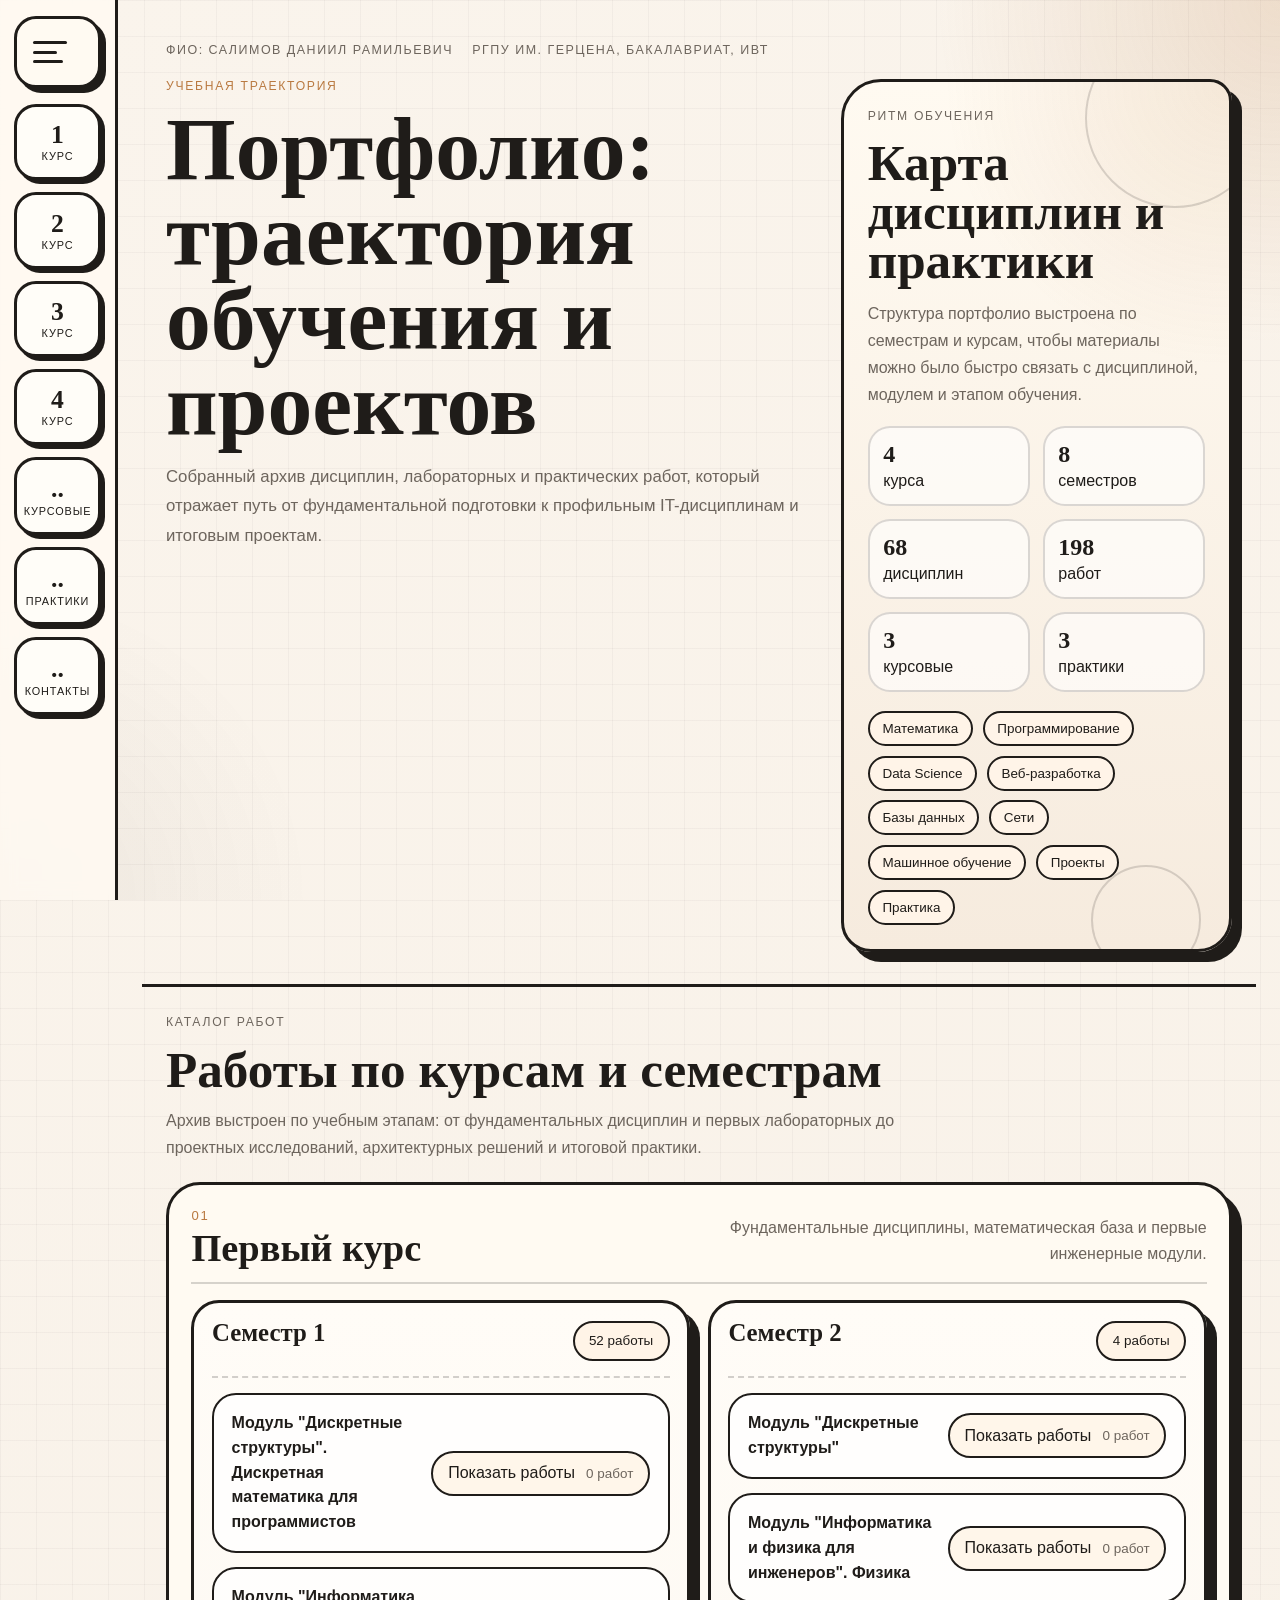
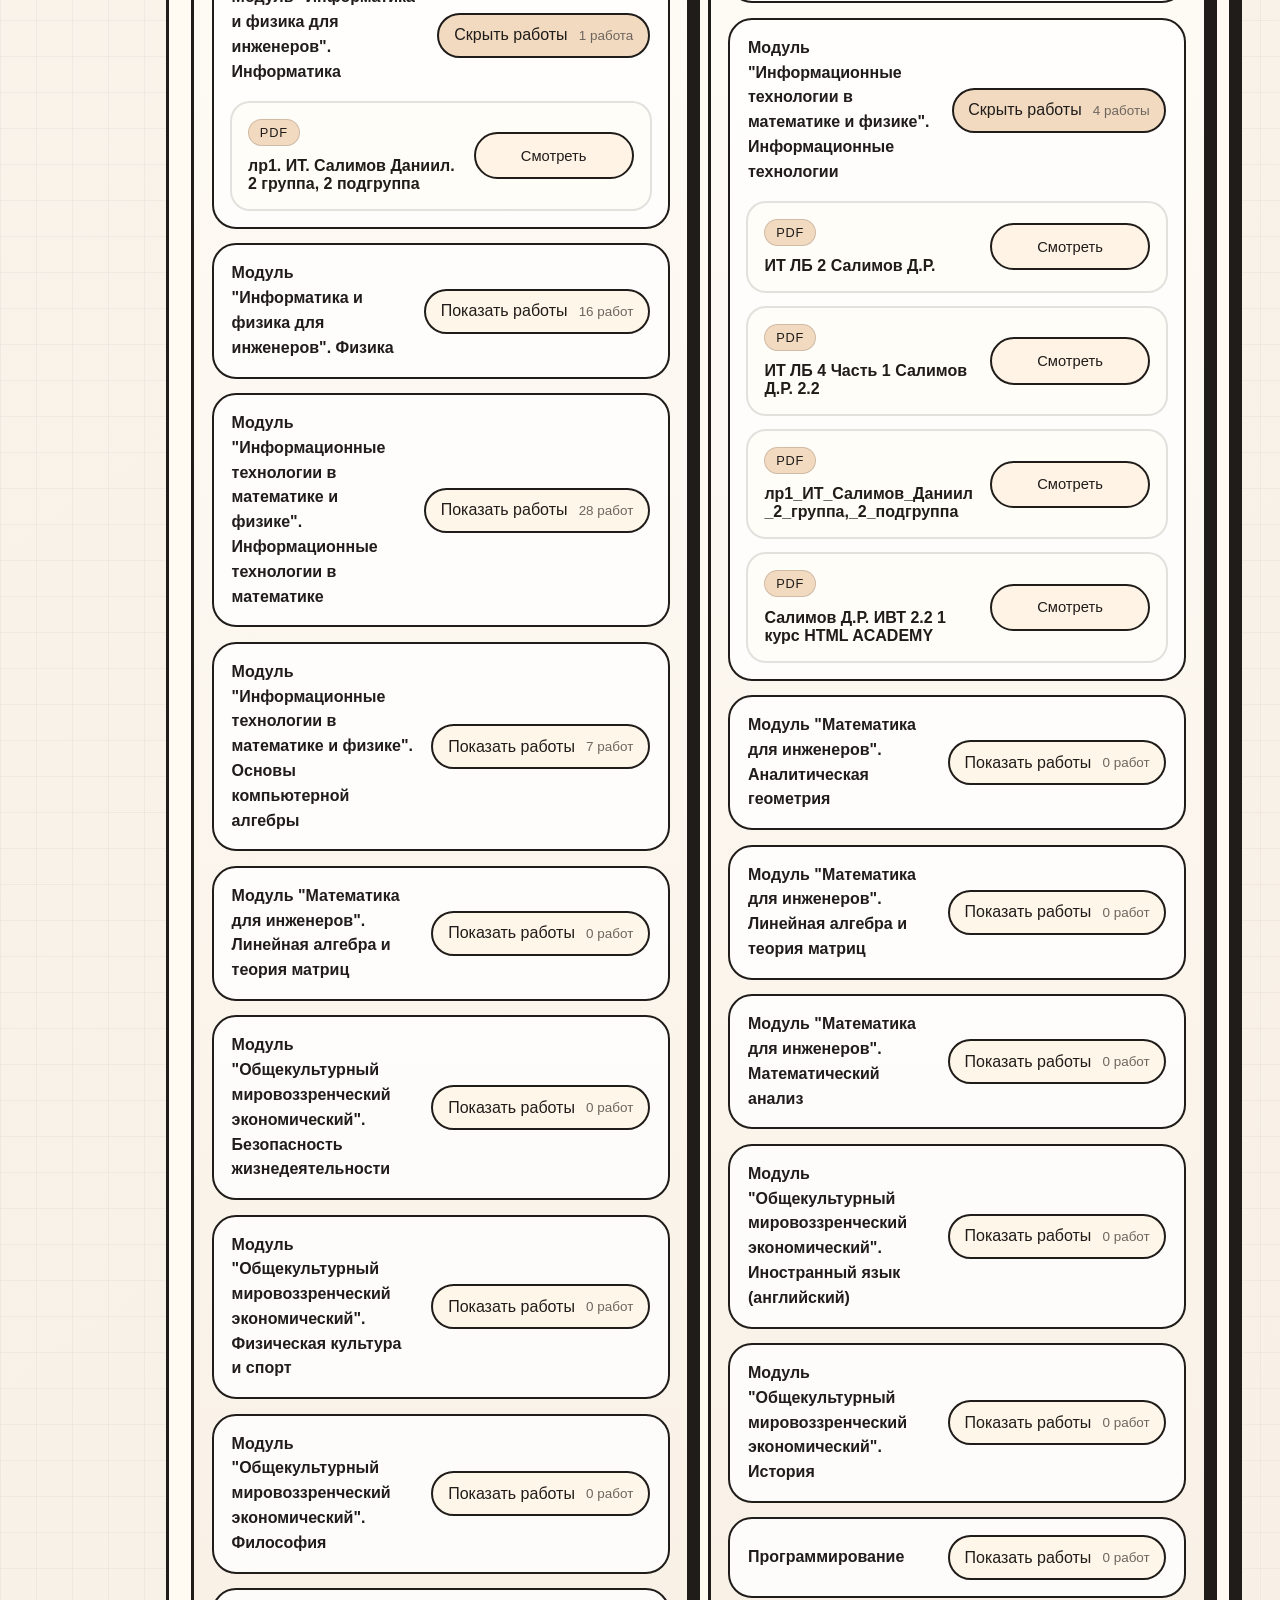
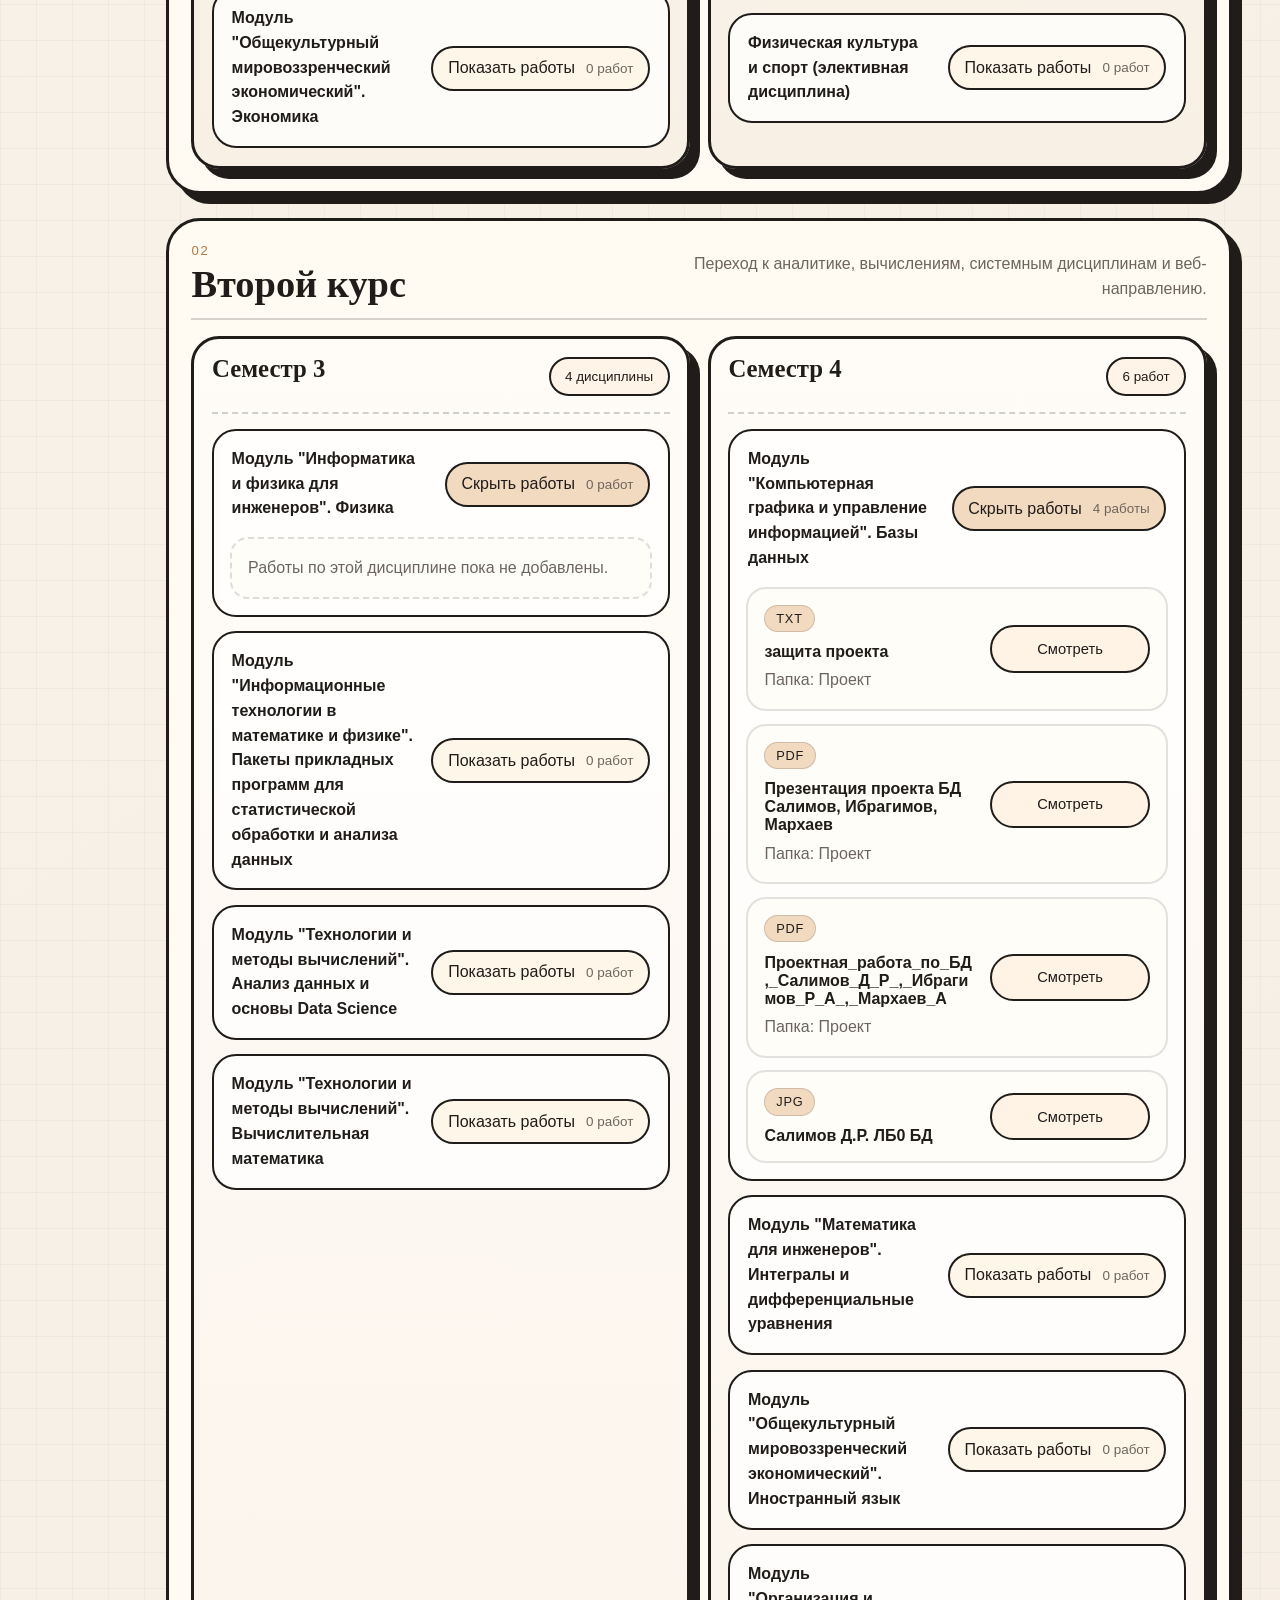
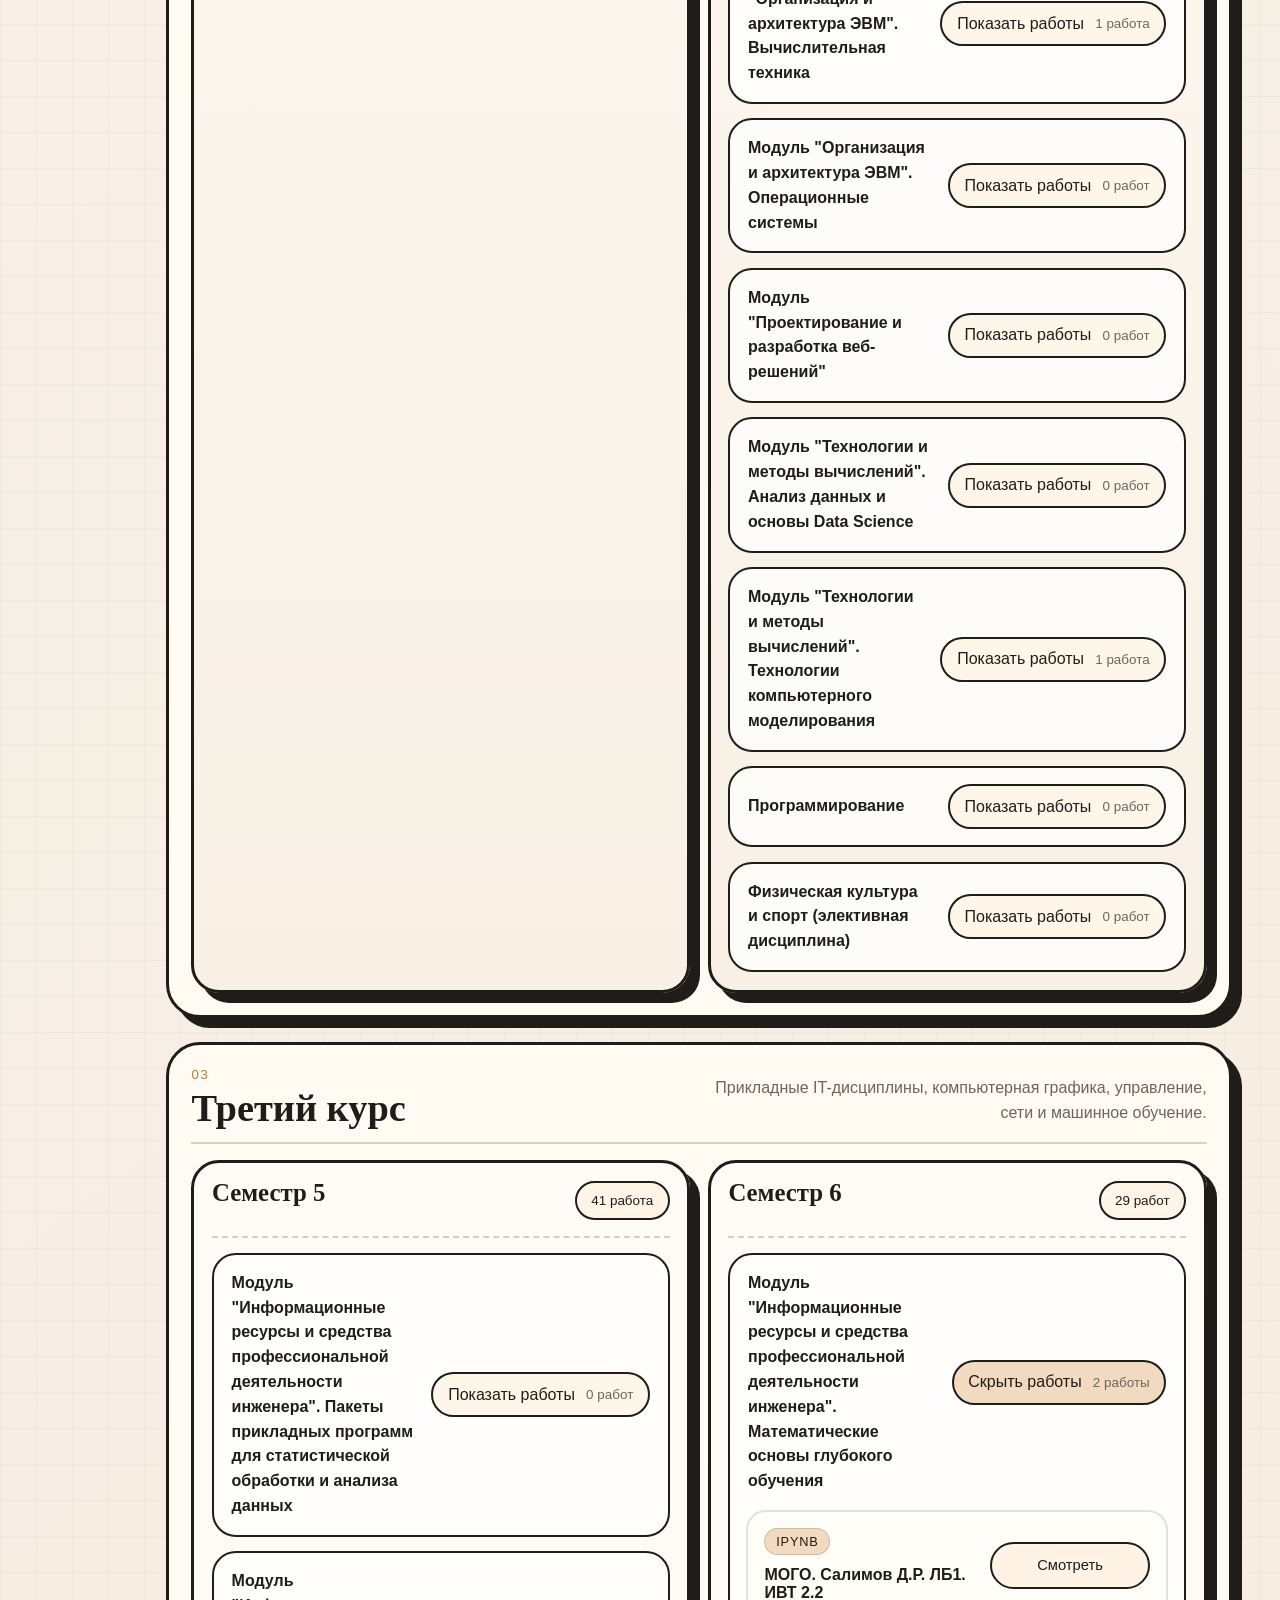
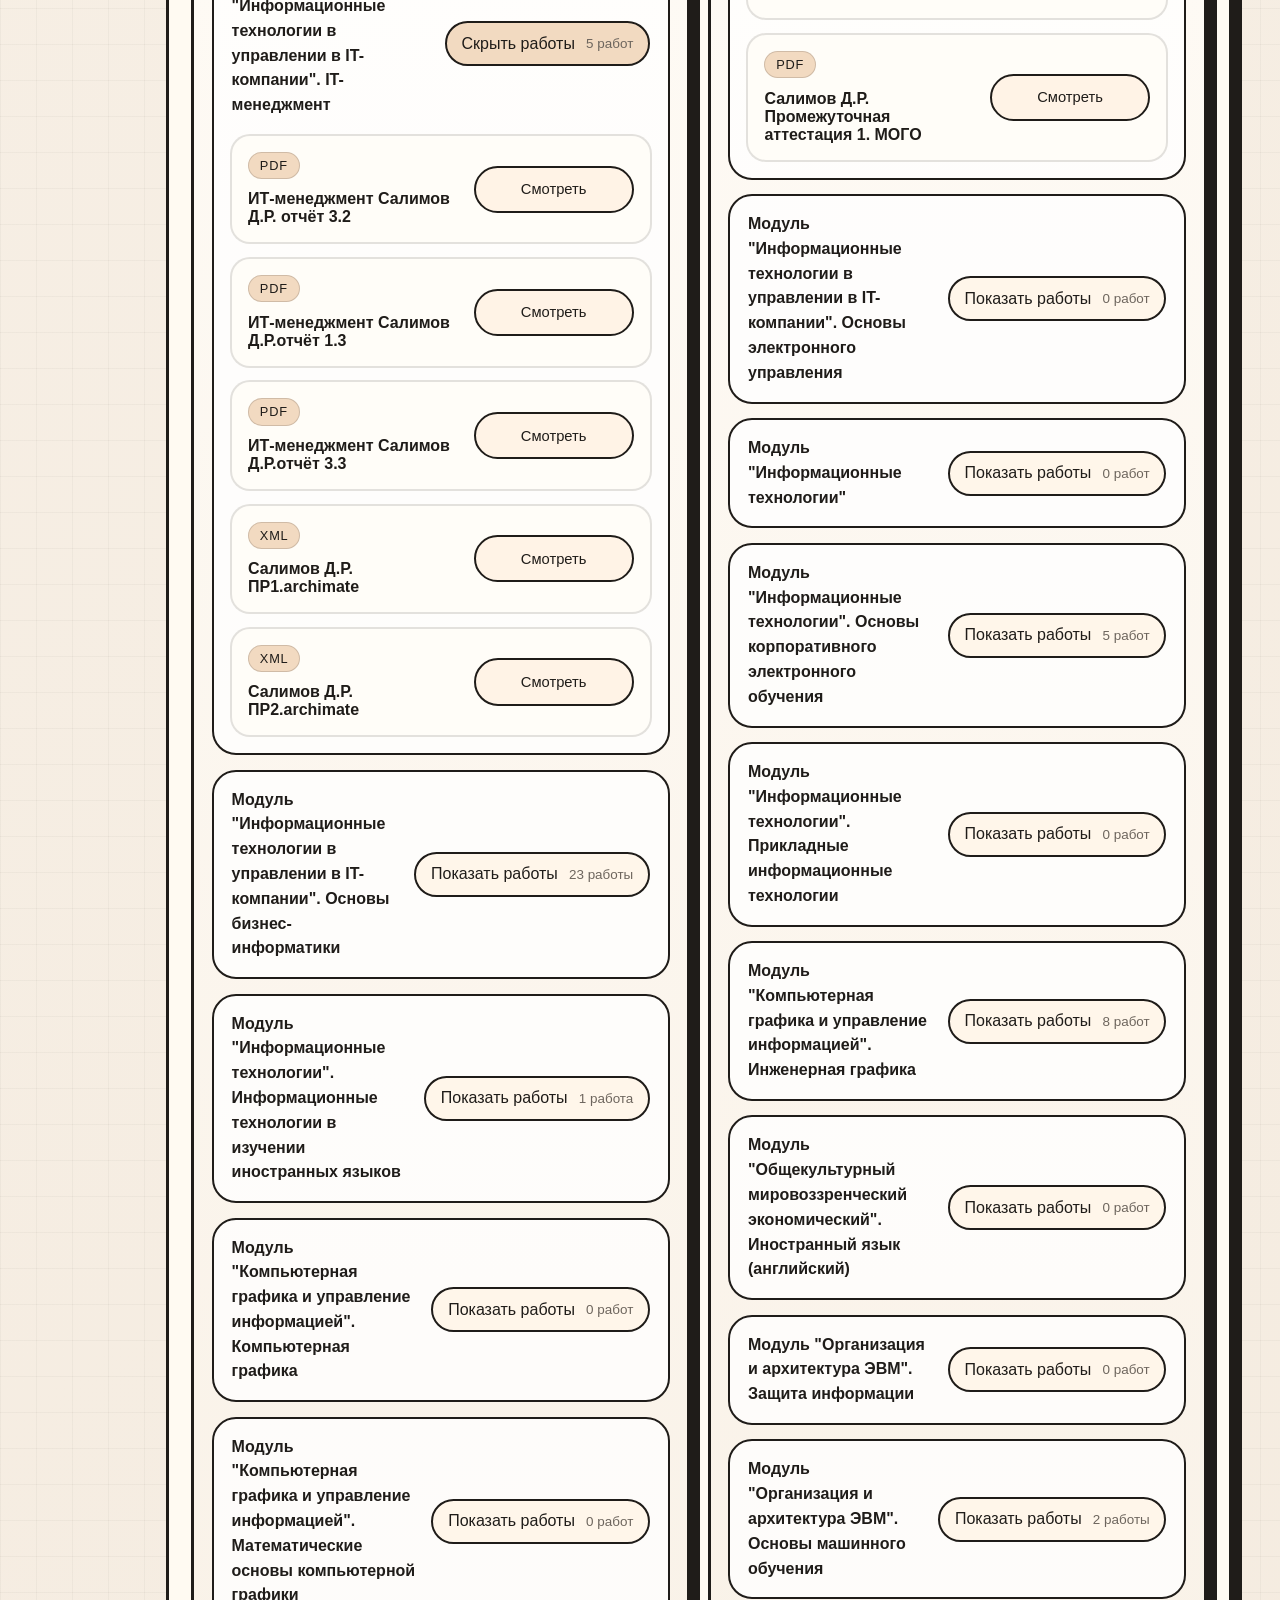
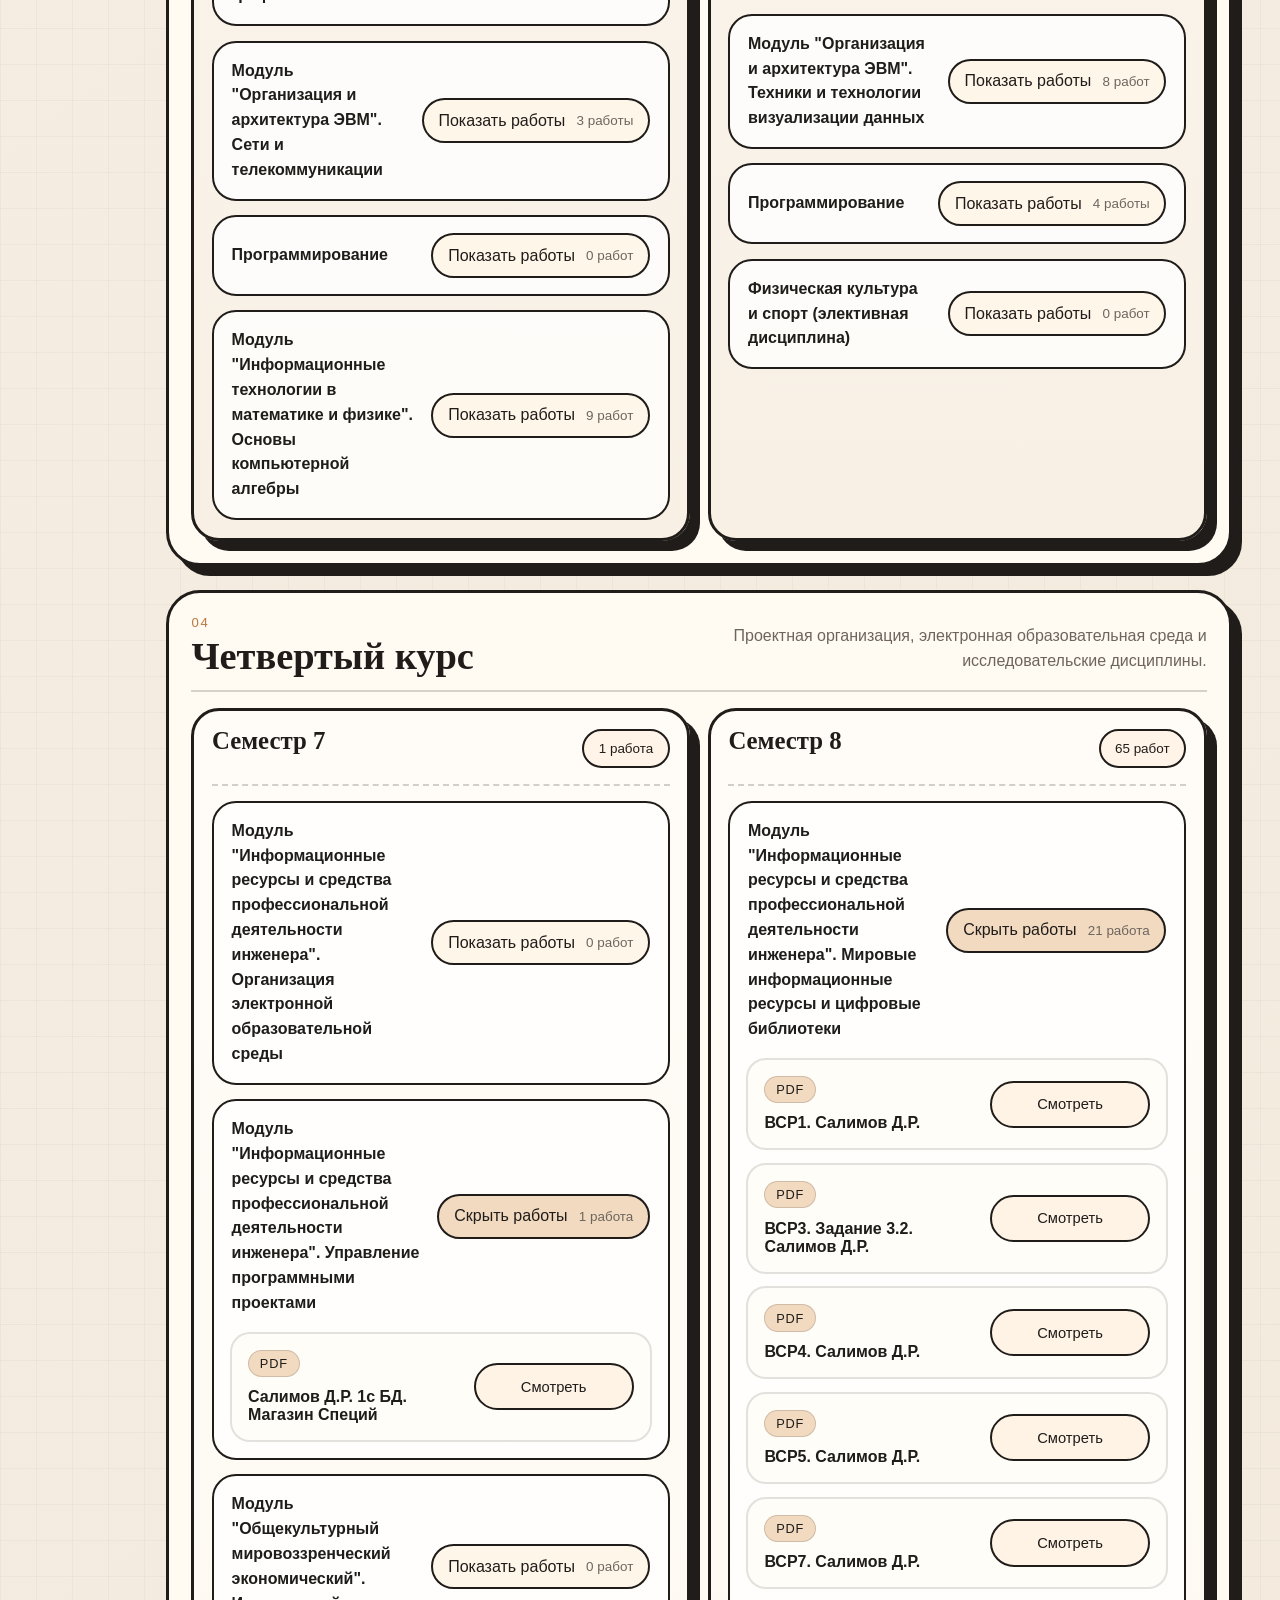
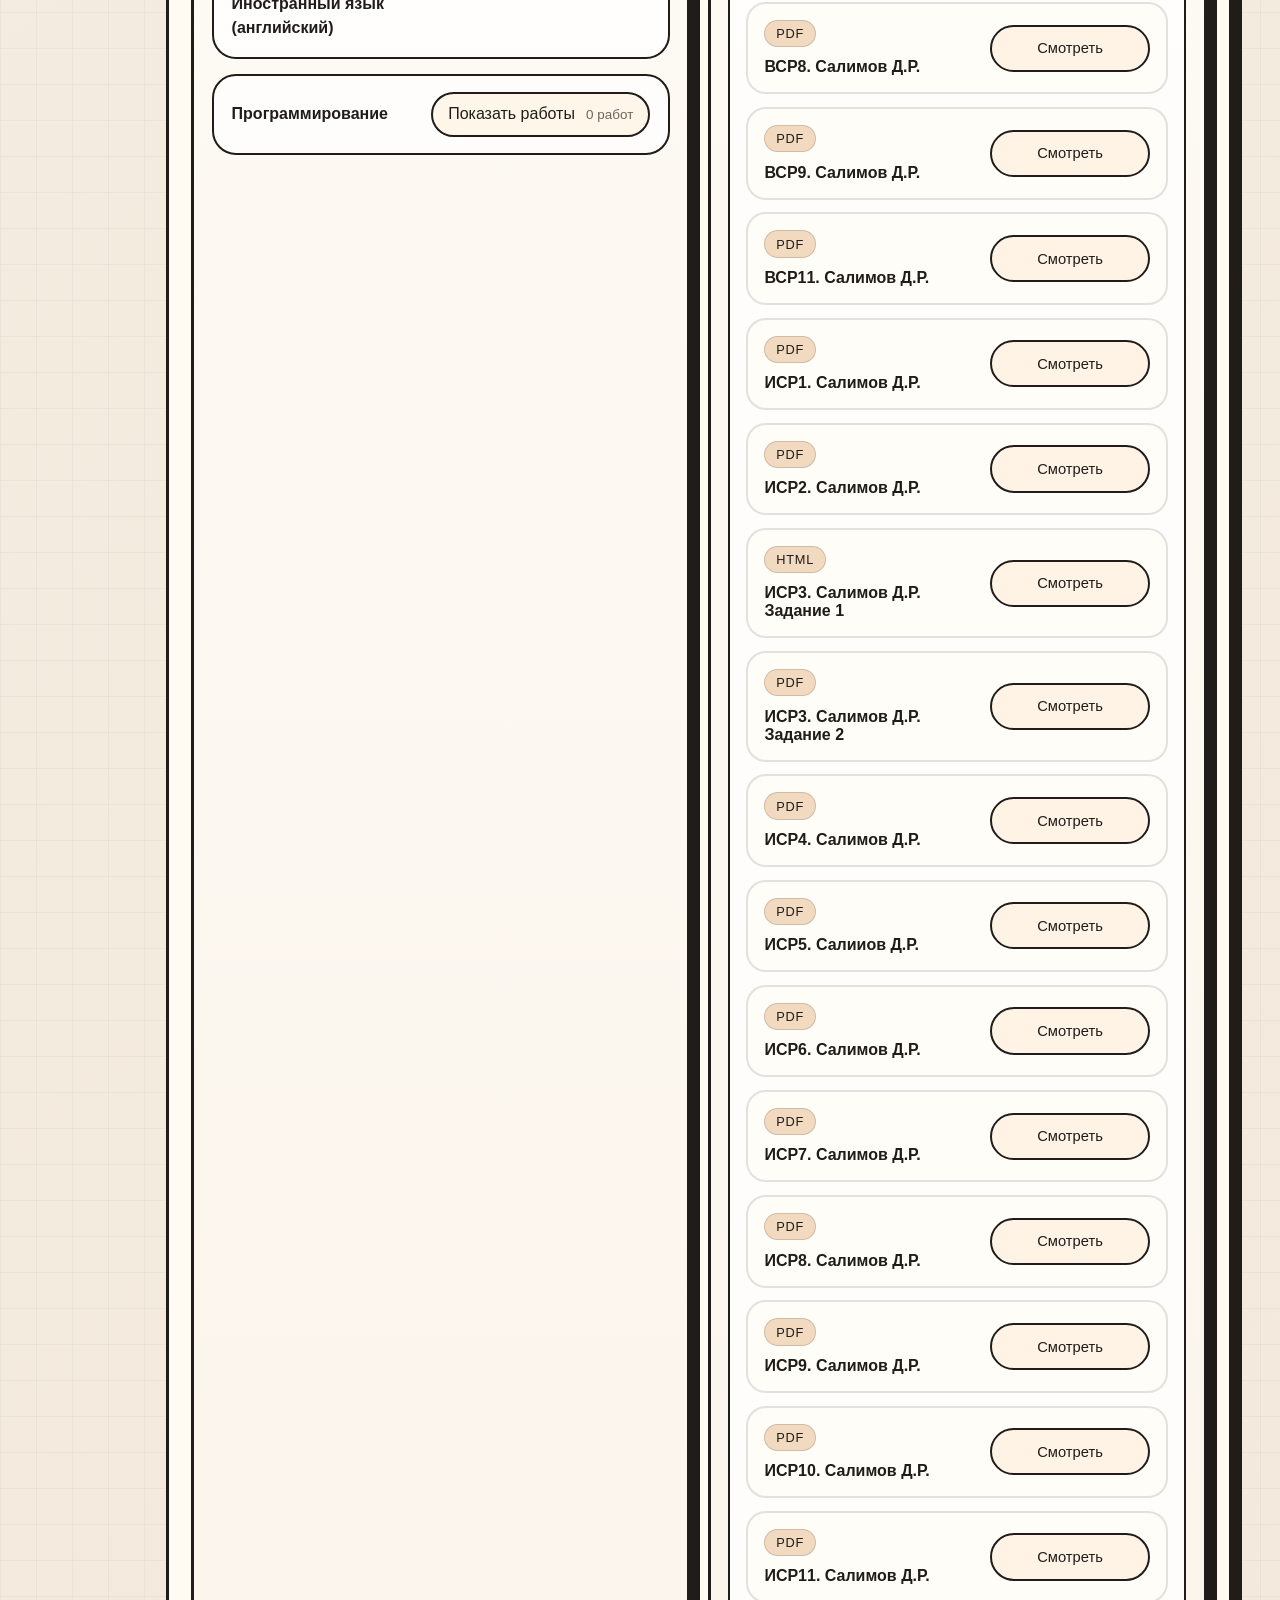
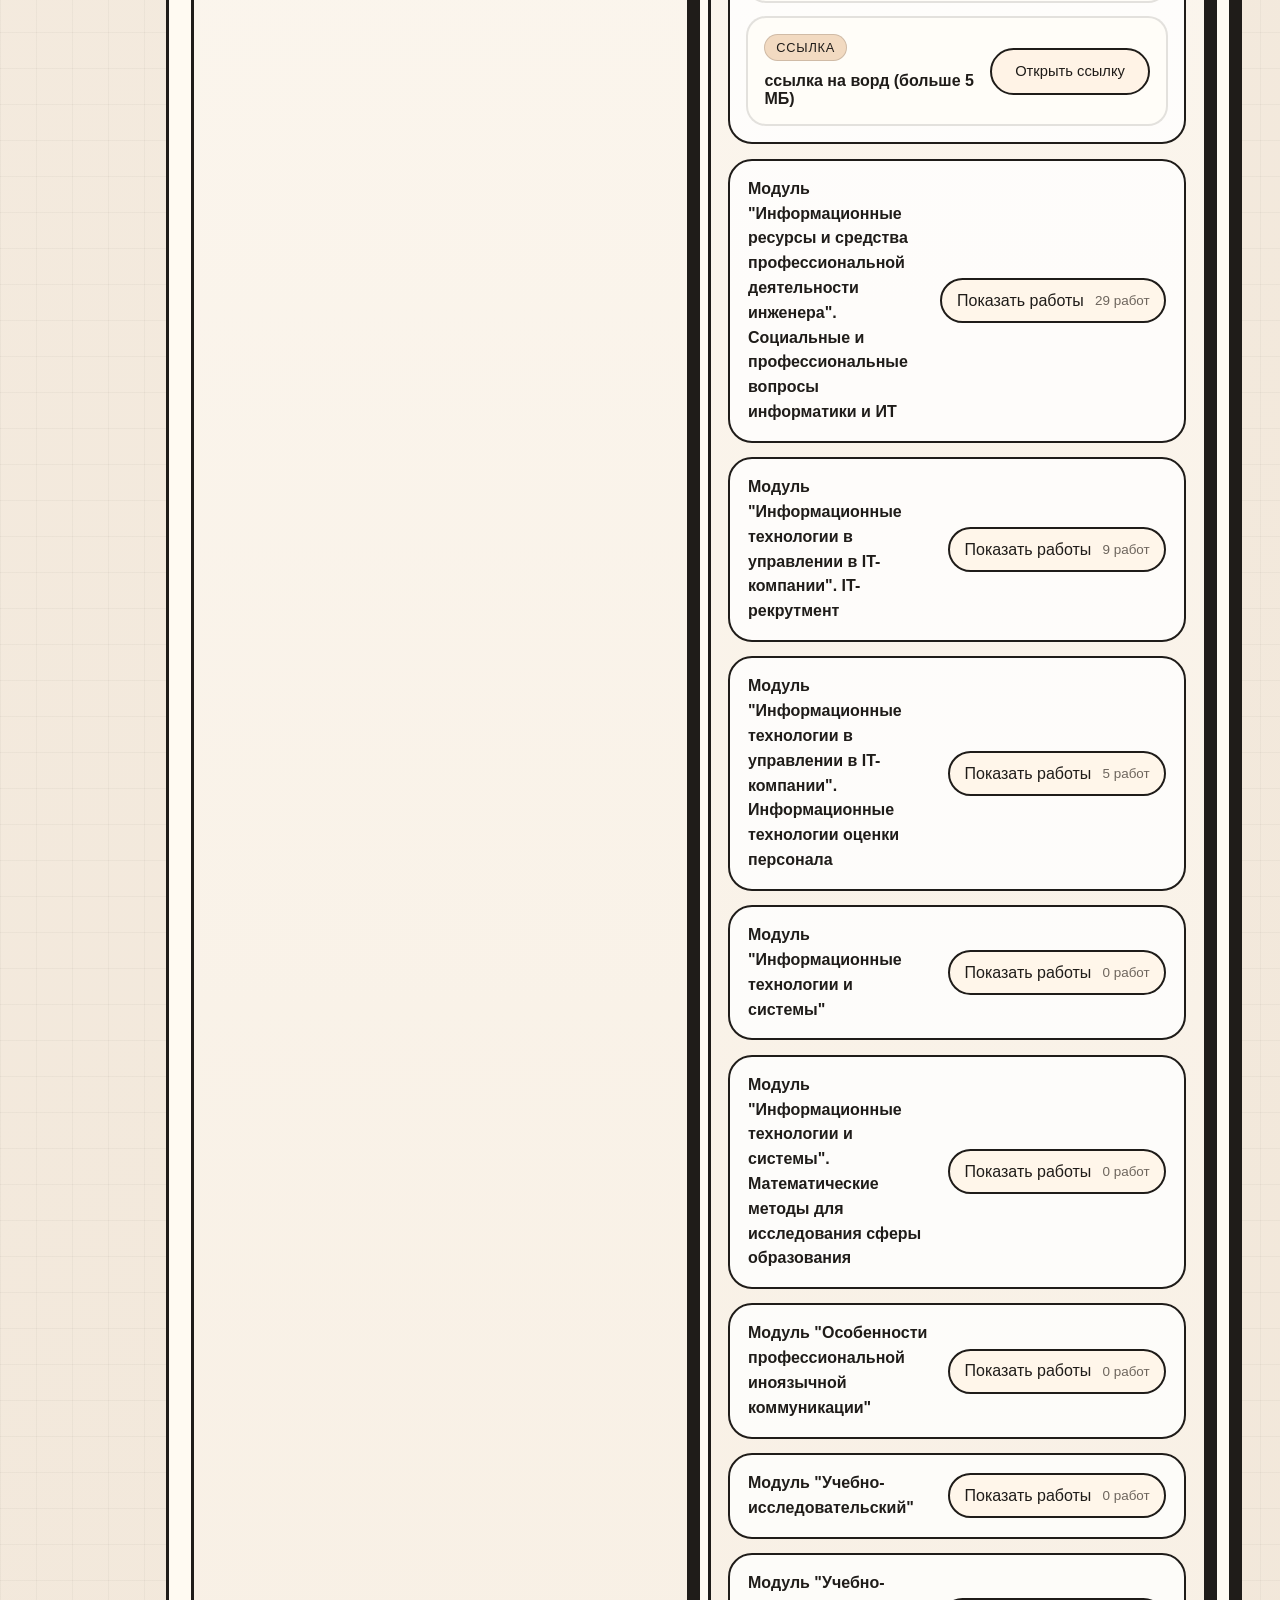
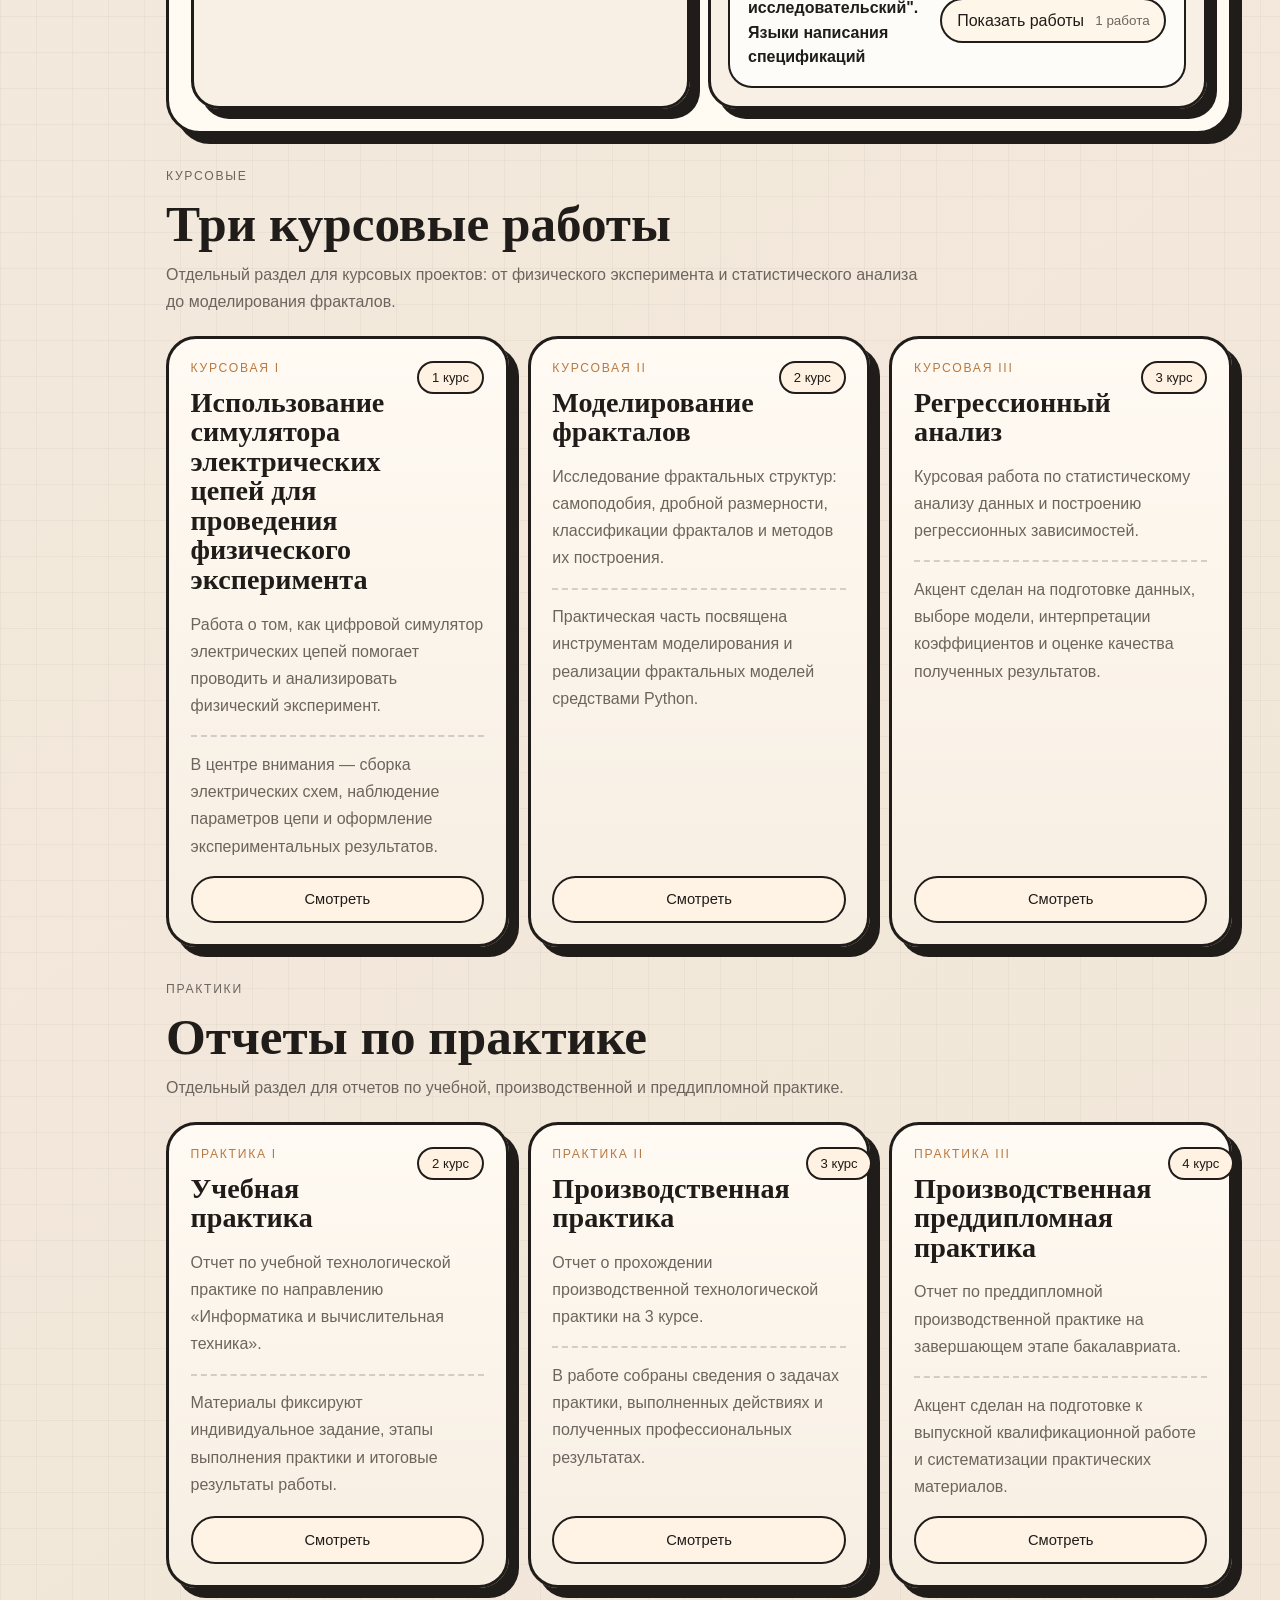
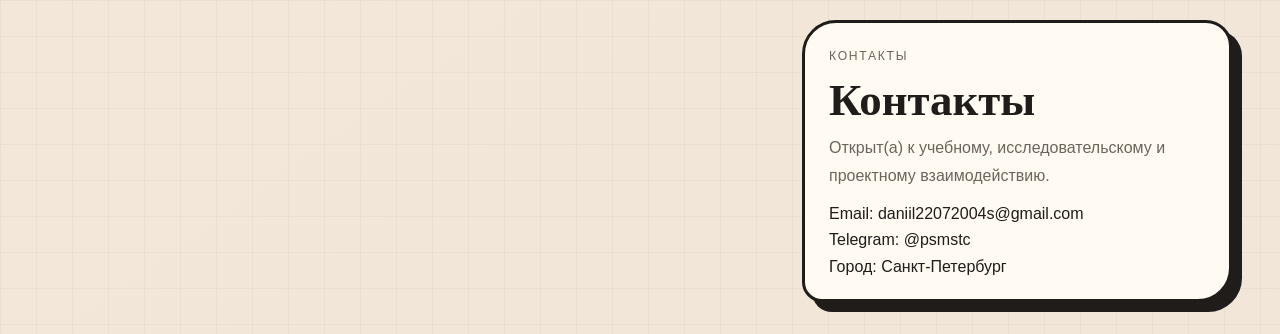
<file: index.html>
<!DOCTYPE html>
<html lang="ru">
<head>
  <meta charset="UTF-8">
  <meta name="viewport" content="width=device-width, initial-scale=1.0">
  <title>Портфолио</title>
  <link rel="stylesheet" href="styles.css">
  <script src="data/portfolio-works.js" defer></script>
  <script src="data/portfolio-data.js" defer></script>
  <script src="main.js" defer></script>
</head>
<body>
  <noscript>
    <div class="noscript-banner">
      Для просмотра интерактивной структуры портфолио включите JavaScript.
    </div>
  </noscript>

  <div class="page-shell">
    <aside class="sidebar">
      <a class="nav-logo" href="#top" aria-label="Наверх">
        <span></span>
        <span></span>
        <span></span>
      </a>

      <nav class="course-nav" id="course-nav" aria-label="Навигация по курсам"></nav>
    </aside>

    <main class="content" id="top">
      <header class="hero">
        <div class="hero-meta" id="hero-meta"></div>

        <div class="hero-layout">
          <div class="hero-copy" id="hero-copy"></div>
          <aside class="archive-card" id="archive-card"></aside>
        </div>
      </header>

      <section class="portfolio-section">
        <div class="section-title">
          <p class="card-label">Каталог работ</p>
          <h2>Работы по курсам и семестрам</h2>
          <p>
            Архив выстроен по учебным этапам: от фундаментальных дисциплин и первых лабораторных
            до проектных исследований, архитектурных решений и итоговой практики.
          </p>
        </div>

        <div class="portfolio-root" id="portfolio-root"></div>
      </section>

      <section class="projects-section" id="course-projects">
        <div class="section-title">
          <p class="card-label">Курсовые</p>
          <h2>Три курсовые работы</h2>
          <p>
            Отдельный раздел для курсовых проектов: от физического эксперимента и статистического анализа
            до моделирования фракталов.
          </p>
        </div>

        <div class="project-grid" id="course-projects-root"></div>
      </section>

      <section class="projects-section" id="practice">
        <div class="section-title">
          <p class="card-label">Практики</p>
          <h2>Отчеты по практике</h2>
          <p>
            Отдельный раздел для отчетов по учебной, производственной и преддипломной практике.
          </p>
        </div>

        <div class="project-grid" id="practice-reports-root"></div>
      </section>

      <section class="contacts-card" id="contacts">
        <p class="card-label">Контакты</p>
        <h2 id="contacts-title"></h2>
        <p id="contacts-description"></p>
        <ul class="contact-list" id="contacts-list"></ul>
      </section>
    </main>
  </div>
</body>
</html>
</file>
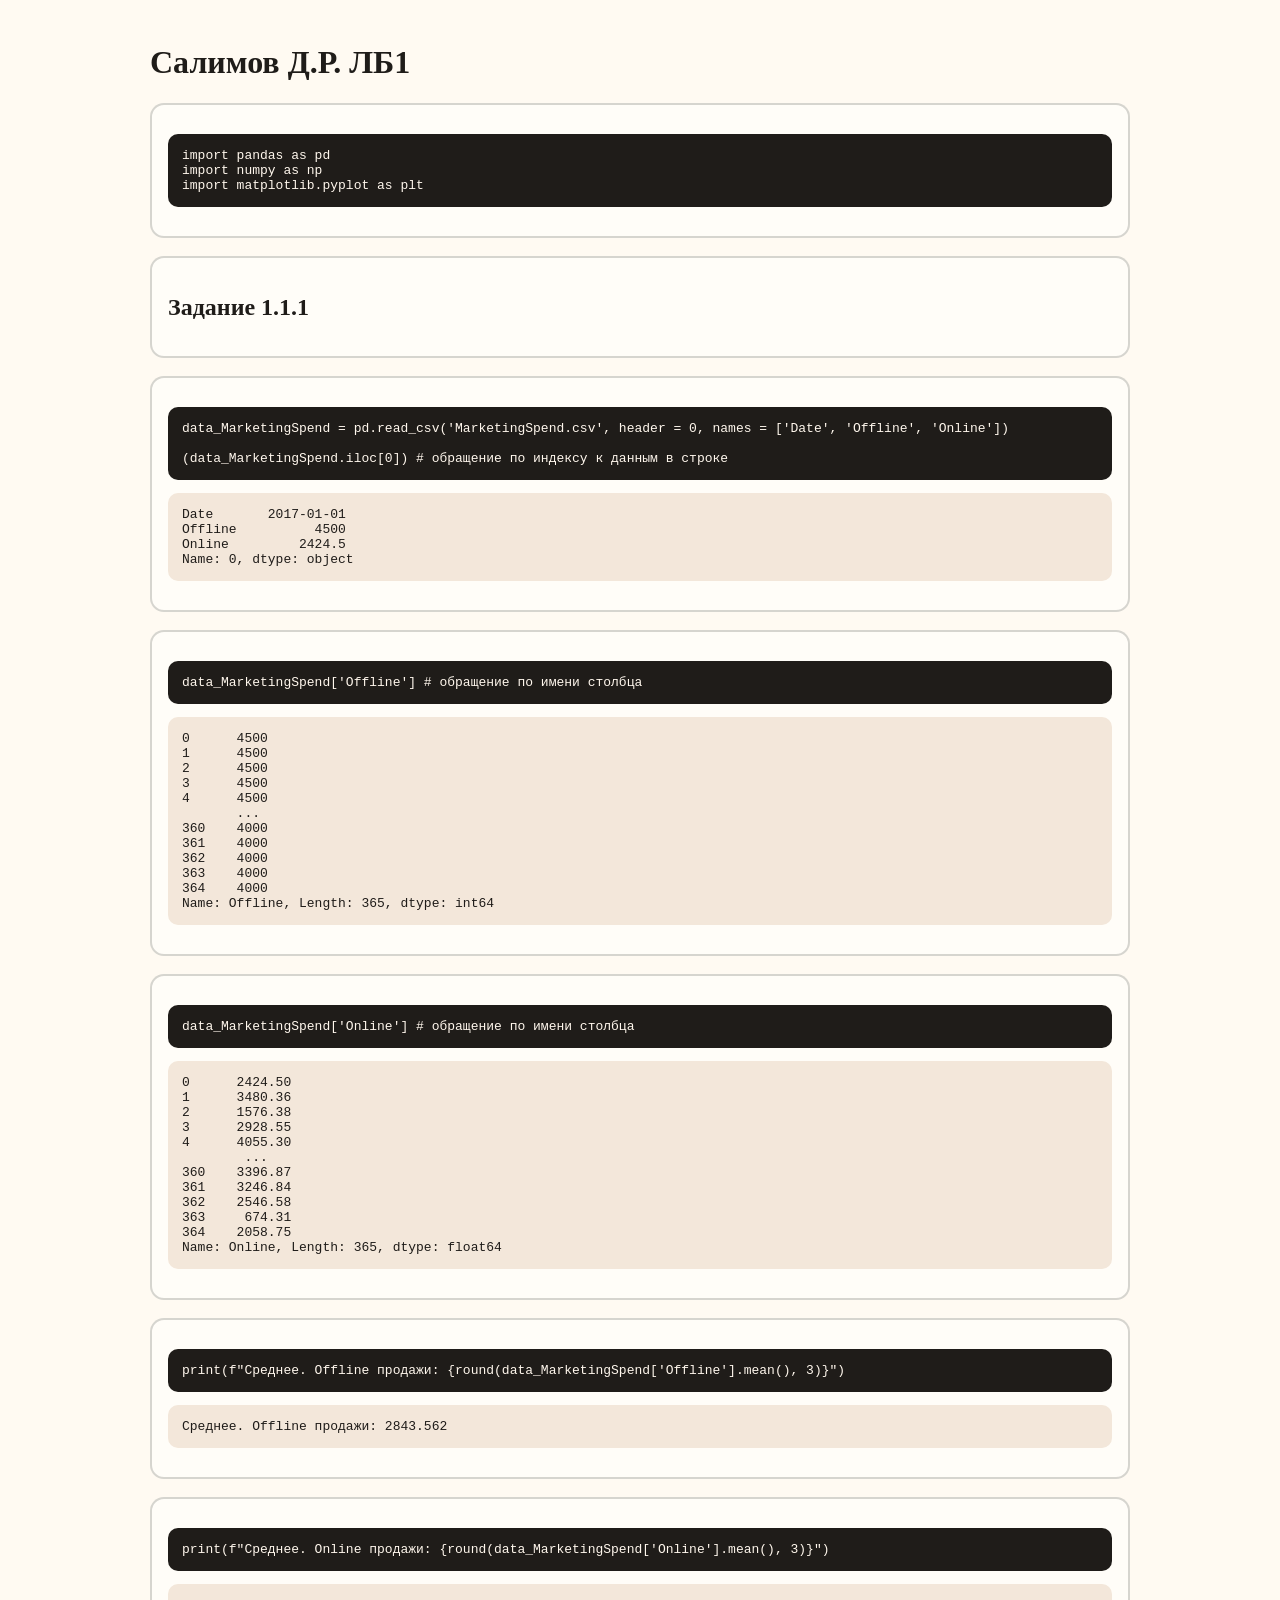
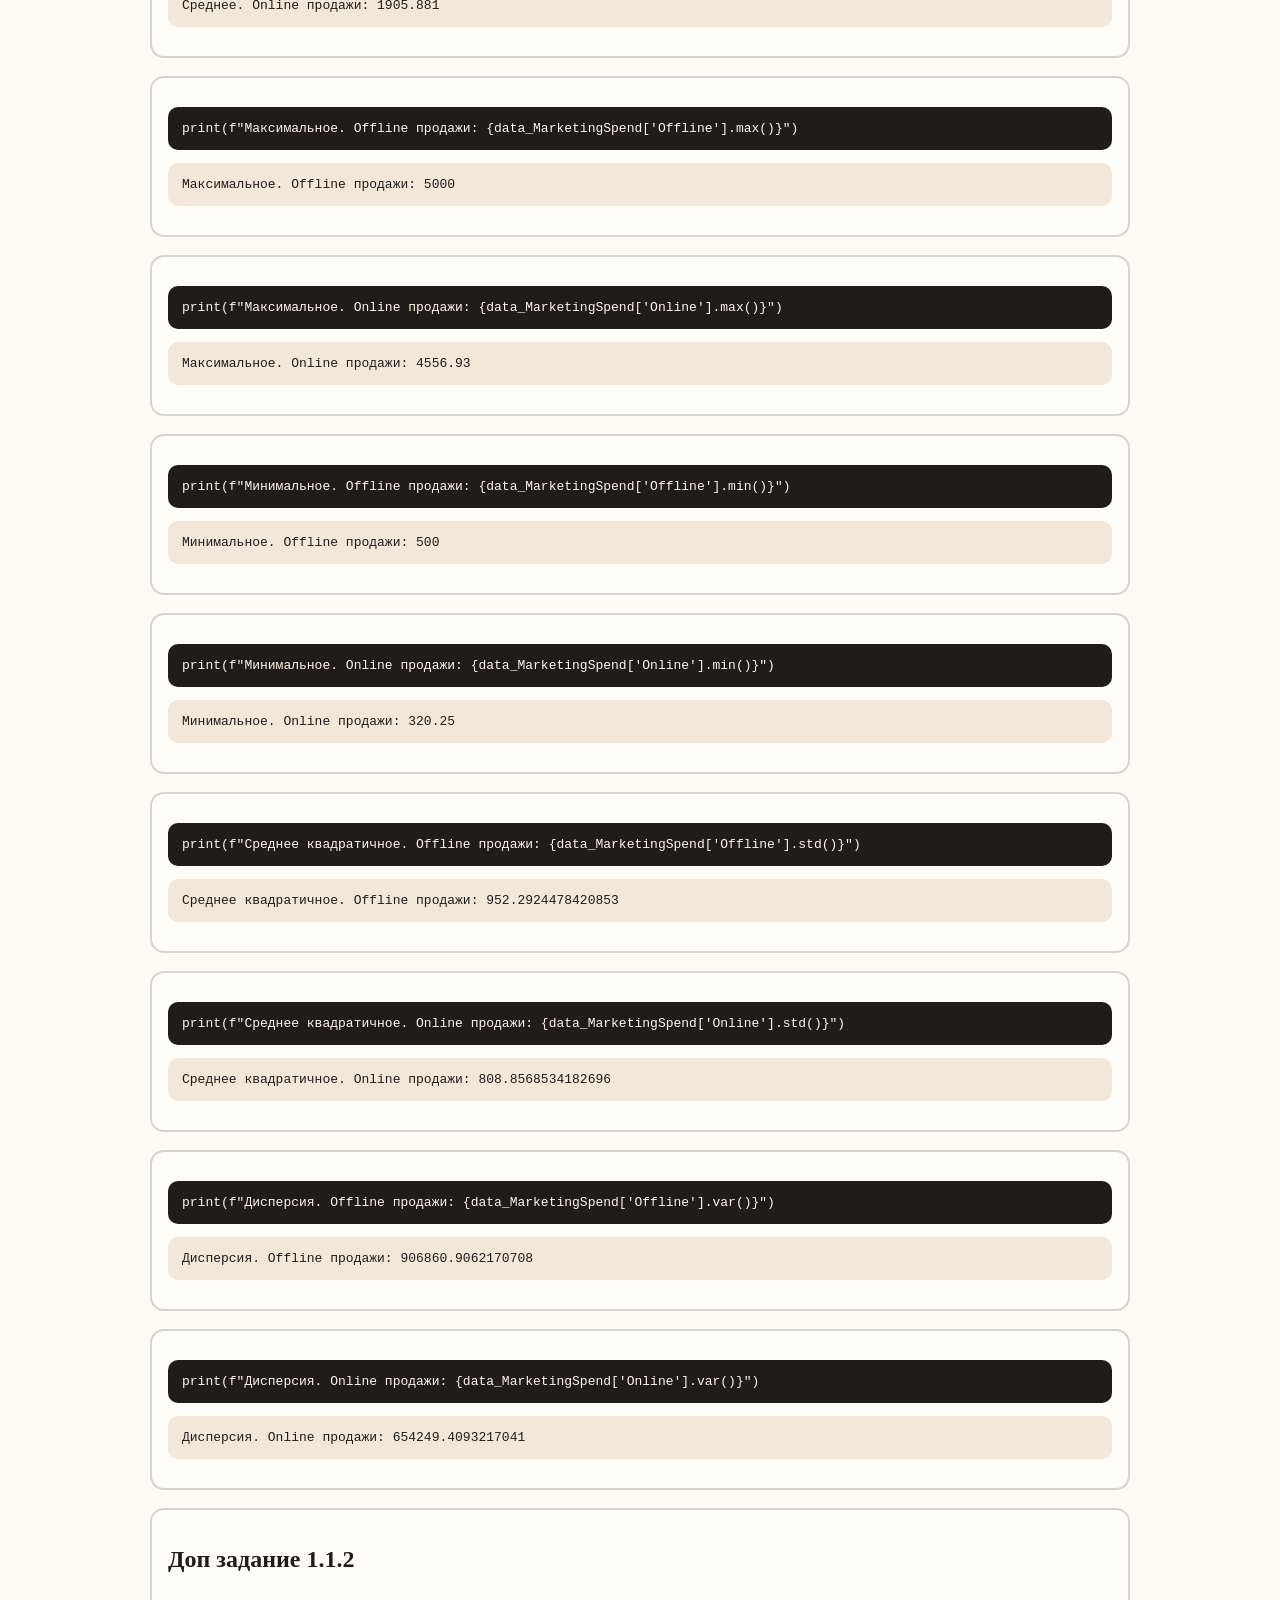
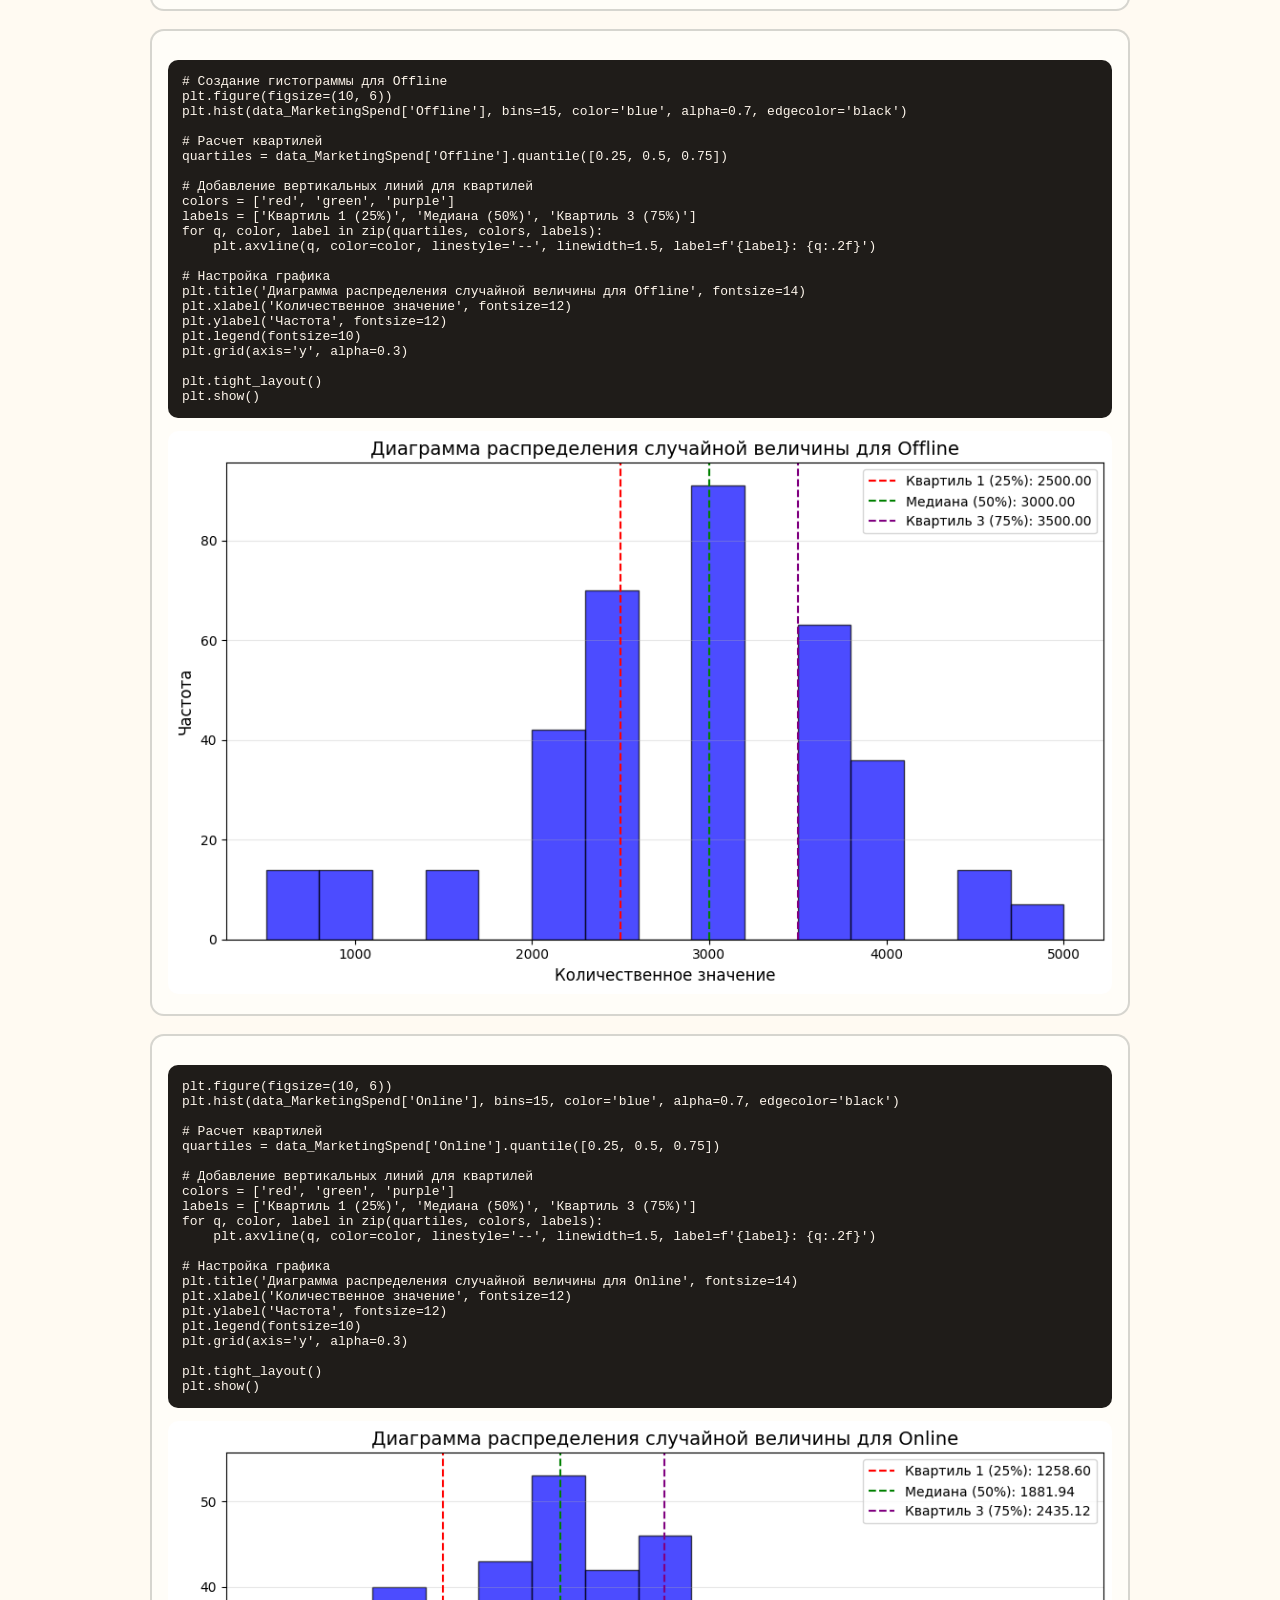
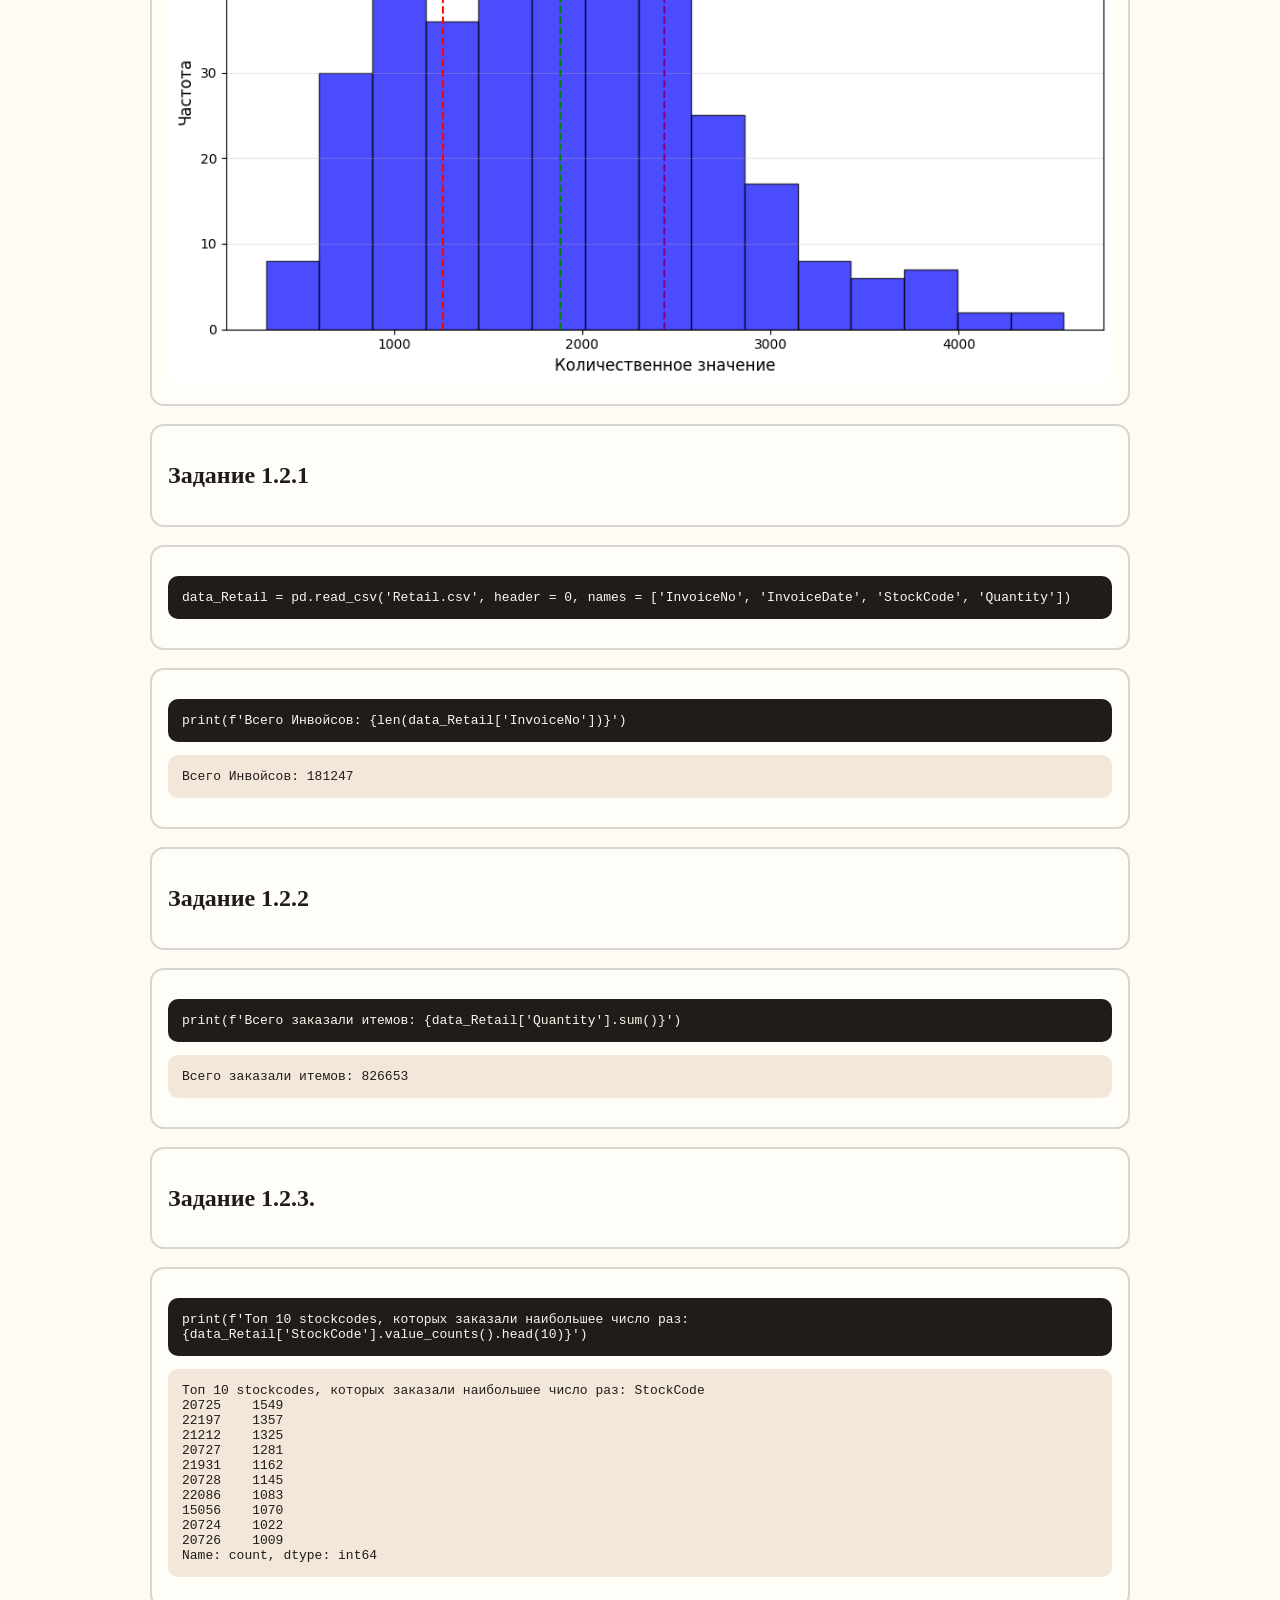
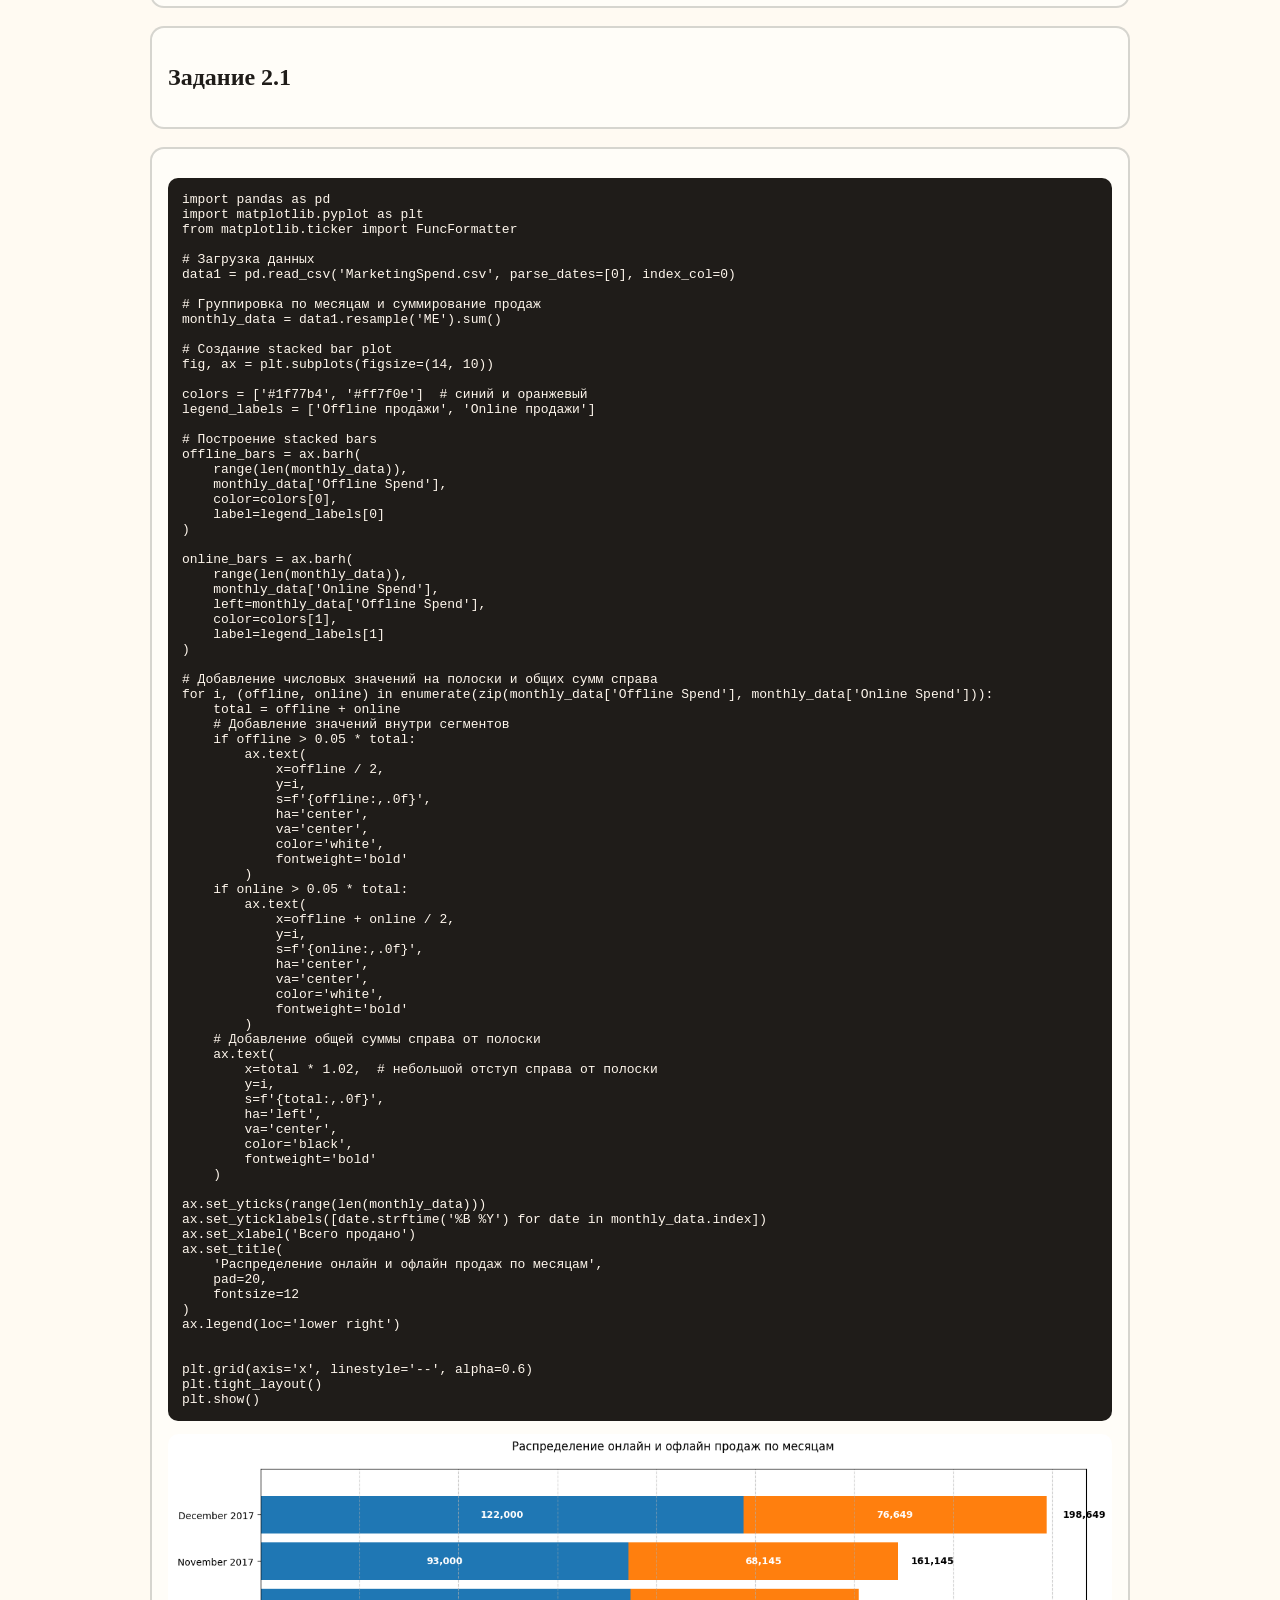
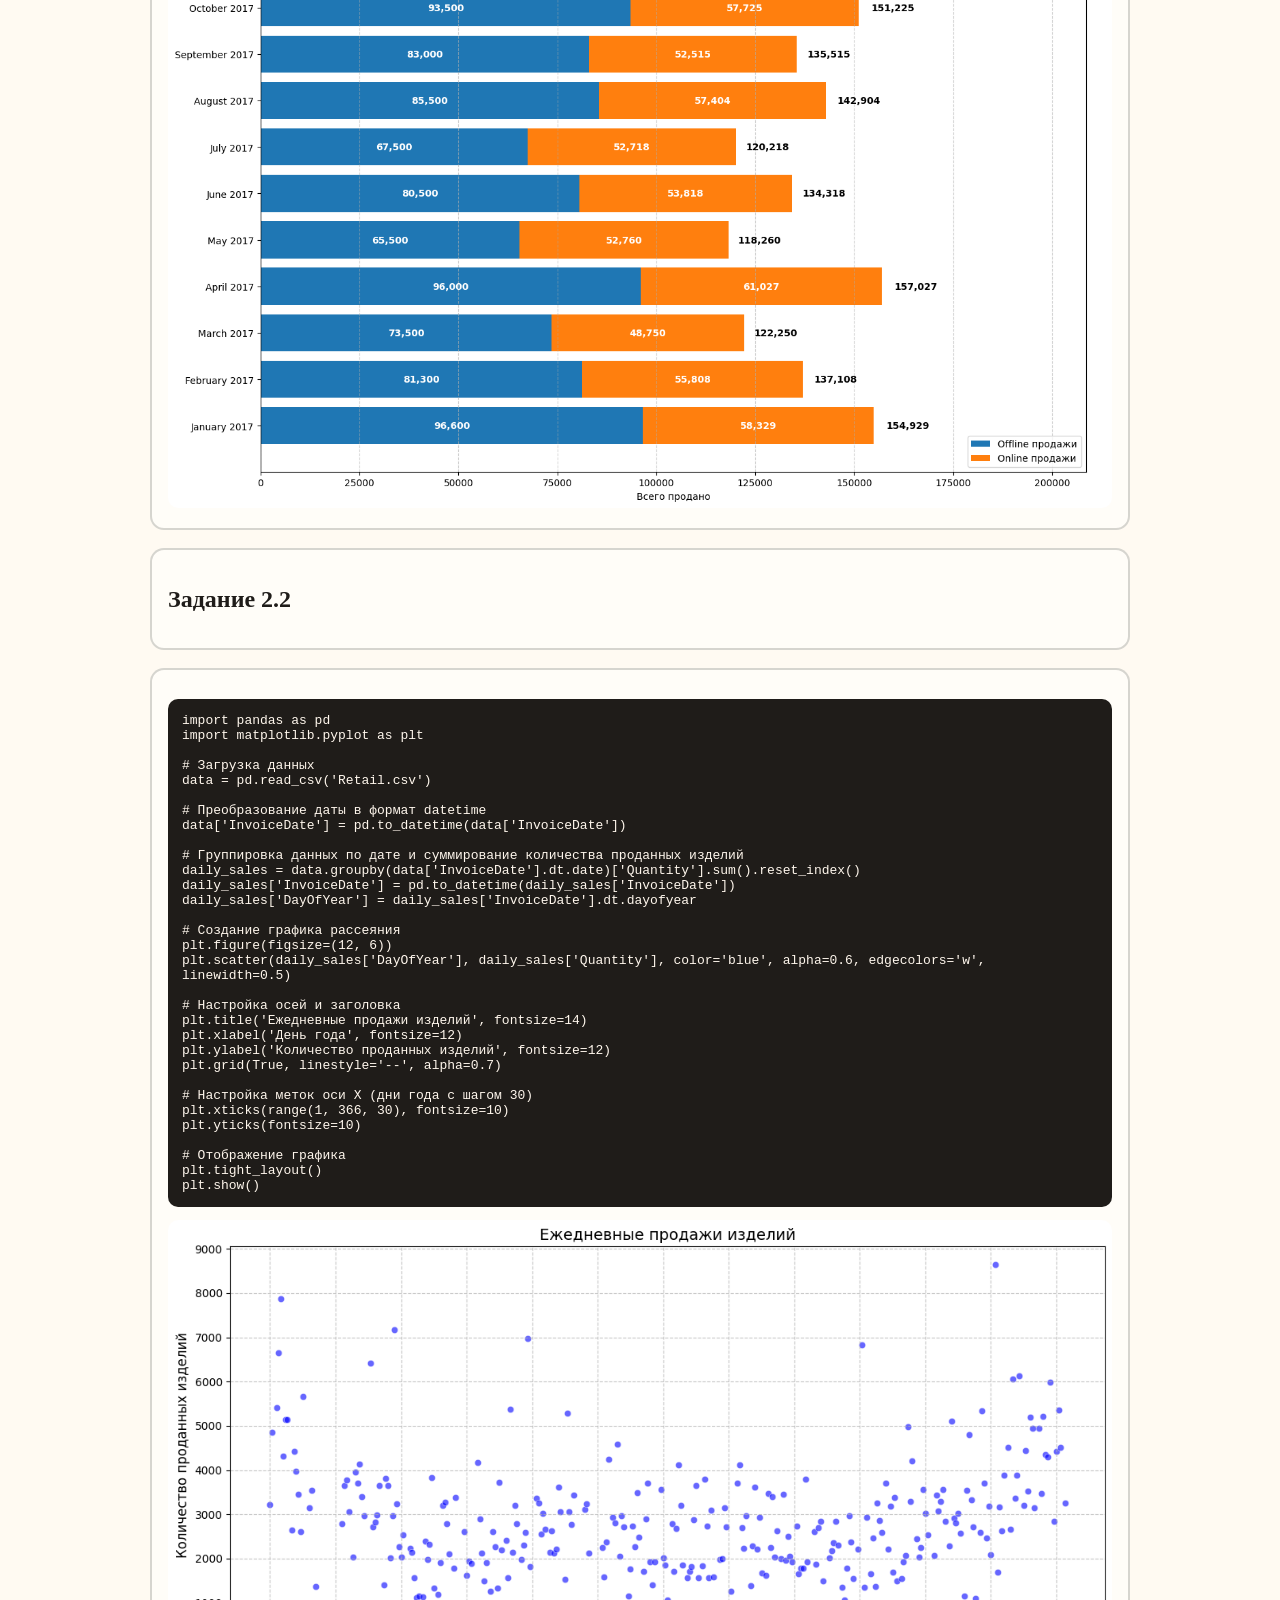
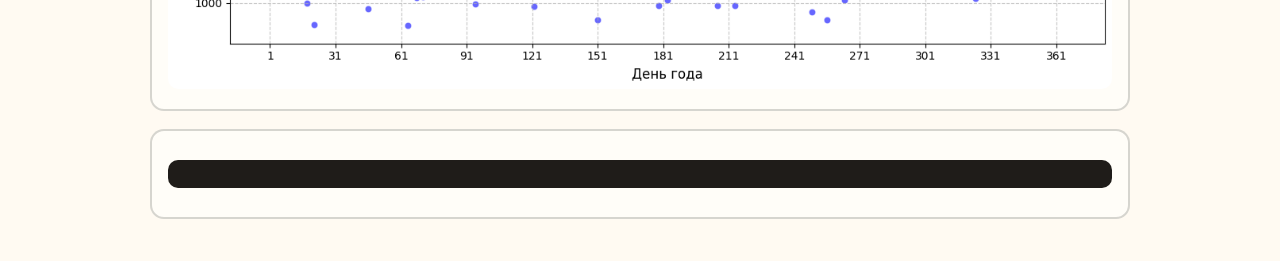
<file: works/3-course/semester-2/prog6 lbs/Салимов Д.Р. ЛБ1.html>
<!DOCTYPE html>
<html lang="ru">
<head>
  <meta charset="UTF-8">
  <meta name="viewport" content="width=device-width, initial-scale=1.0">
  <title>Салимов Д.Р. ЛБ1</title>
  <style>
    body { margin: 0; padding: 24px; color: #1f1c19; background: #fffaf2; font-family: Verdana, sans-serif; }
    main { max-width: 980px; margin: 0 auto; }
    h1, h2, h3, h4, h5 { font-family: Georgia, serif; line-height: 1.12; }
    .cell { margin: 0 0 18px; padding: 16px; border: 2px solid rgba(31, 28, 25, 0.18); border-radius: 14px; background: #fffdf8; }
    pre { overflow: auto; white-space: pre-wrap; word-break: break-word; }
    .code { background: #1f1c19; color: #fff7ed; padding: 14px; border-radius: 10px; }
    .output { background: #f3e7da; padding: 14px; border-radius: 10px; }
    .output-image { max-width: 100%; border-radius: 10px; }
  </style>
</head>
<body>
  <main>
    <h1>Салимов Д.Р. ЛБ1</h1>
    <section class="cell"><pre class="code"><code>import pandas as pd
import numpy as np
import matplotlib.pyplot as plt</code></pre></section><section class="cell"><h2>Задание 1.1.1</h2></section><section class="cell"><pre class="code"><code>data_MarketingSpend = pd.read_csv(&#x27;MarketingSpend.csv&#x27;, header = 0, names = [&#x27;Date&#x27;, &#x27;Offline&#x27;, &#x27;Online&#x27;])

(data_MarketingSpend.iloc[0]) # обращение по индексу к данным в строке</code></pre>
<pre class="output">Date       2017-01-01
Offline          4500
Online         2424.5
Name: 0, dtype: object</pre></section><section class="cell"><pre class="code"><code>data_MarketingSpend[&#x27;Offline&#x27;] # обращение по имени столбца</code></pre>
<pre class="output">0      4500
1      4500
2      4500
3      4500
4      4500
       ... 
360    4000
361    4000
362    4000
363    4000
364    4000
Name: Offline, Length: 365, dtype: int64</pre></section><section class="cell"><pre class="code"><code>data_MarketingSpend[&#x27;Online&#x27;] # обращение по имени столбца</code></pre>
<pre class="output">0      2424.50
1      3480.36
2      1576.38
3      2928.55
4      4055.30
        ...   
360    3396.87
361    3246.84
362    2546.58
363     674.31
364    2058.75
Name: Online, Length: 365, dtype: float64</pre></section><section class="cell"><pre class="code"><code>print(f&quot;Среднее. Offline продажи: {round(data_MarketingSpend[&#x27;Offline&#x27;].mean(), 3)}&quot;)</code></pre>
<pre class="output">Среднее. Offline продажи: 2843.562
</pre></section><section class="cell"><pre class="code"><code>print(f&quot;Среднее. Online продажи: {round(data_MarketingSpend[&#x27;Online&#x27;].mean(), 3)}&quot;)</code></pre>
<pre class="output">Среднее. Online продажи: 1905.881
</pre></section><section class="cell"><pre class="code"><code>print(f&quot;Максимальное. Offline продажи: {data_MarketingSpend[&#x27;Offline&#x27;].max()}&quot;)</code></pre>
<pre class="output">Максимальное. Offline продажи: 5000
</pre></section><section class="cell"><pre class="code"><code>print(f&quot;Максимальное. Online продажи: {data_MarketingSpend[&#x27;Online&#x27;].max()}&quot;)</code></pre>
<pre class="output">Максимальное. Online продажи: 4556.93
</pre></section><section class="cell"><pre class="code"><code>print(f&quot;Минимальное. Offline продажи: {data_MarketingSpend[&#x27;Offline&#x27;].min()}&quot;)</code></pre>
<pre class="output">Минимальное. Offline продажи: 500
</pre></section><section class="cell"><pre class="code"><code>print(f&quot;Минимальное. Online продажи: {data_MarketingSpend[&#x27;Online&#x27;].min()}&quot;)</code></pre>
<pre class="output">Минимальное. Online продажи: 320.25
</pre></section><section class="cell"><pre class="code"><code>print(f&quot;Среднее квадратичное. Offline продажи: {data_MarketingSpend[&#x27;Offline&#x27;].std()}&quot;)</code></pre>
<pre class="output">Среднее квадратичное. Offline продажи: 952.2924478420853
</pre></section><section class="cell"><pre class="code"><code>print(f&quot;Среднее квадратичное. Online продажи: {data_MarketingSpend[&#x27;Online&#x27;].std()}&quot;)</code></pre>
<pre class="output">Среднее квадратичное. Online продажи: 808.8568534182696
</pre></section><section class="cell"><pre class="code"><code>print(f&quot;Дисперсия. Offline продажи: {data_MarketingSpend[&#x27;Offline&#x27;].var()}&quot;)</code></pre>
<pre class="output">Дисперсия. Offline продажи: 906860.9062170708
</pre></section><section class="cell"><pre class="code"><code>print(f&quot;Дисперсия. Online продажи: {data_MarketingSpend[&#x27;Online&#x27;].var()}&quot;)</code></pre>
<pre class="output">Дисперсия. Online продажи: 654249.4093217041
</pre></section><section class="cell"><h2>Доп задание 1.1.2</h2></section><section class="cell"><pre class="code"><code># Создание гистограммы для Offline
plt.figure(figsize=(10, 6))
plt.hist(data_MarketingSpend[&#x27;Offline&#x27;], bins=15, color=&#x27;blue&#x27;, alpha=0.7, edgecolor=&#x27;black&#x27;)

# Расчет квартилей
quartiles = data_MarketingSpend[&#x27;Offline&#x27;].quantile([0.25, 0.5, 0.75])

# Добавление вертикальных линий для квартилей
colors = [&#x27;red&#x27;, &#x27;green&#x27;, &#x27;purple&#x27;]
labels = [&#x27;Квартиль 1 (25%)&#x27;, &#x27;Медиана (50%)&#x27;, &#x27;Квартиль 3 (75%)&#x27;]
for q, color, label in zip(quartiles, colors, labels):
    plt.axvline(q, color=color, linestyle=&#x27;--&#x27;, linewidth=1.5, label=f&#x27;{label}: {q:.2f}&#x27;)

# Настройка графика
plt.title(&#x27;Диаграмма распределения случайной величины для Offline&#x27;, fontsize=14)
plt.xlabel(&#x27;Количественное значение&#x27;, fontsize=12)
plt.ylabel(&#x27;Частота&#x27;, fontsize=12)
plt.legend(fontsize=10)
plt.grid(axis=&#x27;y&#x27;, alpha=0.3)

plt.tight_layout()
plt.show()</code></pre>
<img class="output-image" src="[data-uri]" alt="Notebook output"></section><section class="cell"><pre class="code"><code>plt.figure(figsize=(10, 6))
plt.hist(data_MarketingSpend[&#x27;Online&#x27;], bins=15, color=&#x27;blue&#x27;, alpha=0.7, edgecolor=&#x27;black&#x27;)

# Расчет квартилей
quartiles = data_MarketingSpend[&#x27;Online&#x27;].quantile([0.25, 0.5, 0.75])

# Добавление вертикальных линий для квартилей
colors = [&#x27;red&#x27;, &#x27;green&#x27;, &#x27;purple&#x27;]
labels = [&#x27;Квартиль 1 (25%)&#x27;, &#x27;Медиана (50%)&#x27;, &#x27;Квартиль 3 (75%)&#x27;]
for q, color, label in zip(quartiles, colors, labels):
    plt.axvline(q, color=color, linestyle=&#x27;--&#x27;, linewidth=1.5, label=f&#x27;{label}: {q:.2f}&#x27;)

# Настройка графика
plt.title(&#x27;Диаграмма распределения случайной величины для Online&#x27;, fontsize=14)
plt.xlabel(&#x27;Количественное значение&#x27;, fontsize=12)
plt.ylabel(&#x27;Частота&#x27;, fontsize=12)
plt.legend(fontsize=10)
plt.grid(axis=&#x27;y&#x27;, alpha=0.3)

plt.tight_layout()
plt.show()</code></pre>
<img class="output-image" src="[data-uri]" alt="Notebook output"></section><section class="cell"><h2>Задание 1.2.1</h2></section><section class="cell"><pre class="code"><code>data_Retail = pd.read_csv(&#x27;Retail.csv&#x27;, header = 0, names = [&#x27;InvoiceNo&#x27;, &#x27;InvoiceDate&#x27;, &#x27;StockCode&#x27;, &#x27;Quantity&#x27;])</code></pre></section><section class="cell"><pre class="code"><code>print(f&#x27;Всего Инвойсов: {len(data_Retail[&#x27;InvoiceNo&#x27;])}&#x27;)</code></pre>
<pre class="output">Всего Инвойсов: 181247
</pre></section><section class="cell"><h2>Задание 1.2.2</h2></section><section class="cell"><pre class="code"><code>print(f&#x27;Всего заказали итемов: {data_Retail[&#x27;Quantity&#x27;].sum()}&#x27;)</code></pre>
<pre class="output">Всего заказали итемов: 826653
</pre></section><section class="cell"><h2>Задание 1.2.3.</h2></section><section class="cell"><pre class="code"><code>print(f&#x27;Топ 10 stockcodes, которых заказали наибольшее число раз: {data_Retail[&#x27;StockCode&#x27;].value_counts().head(10)}&#x27;)</code></pre>
<pre class="output">Топ 10 stockcodes, которых заказали наибольшее число раз: StockCode
20725    1549
22197    1357
21212    1325
20727    1281
21931    1162
20728    1145
22086    1083
15056    1070
20724    1022
20726    1009
Name: count, dtype: int64
</pre></section><section class="cell"><h2>Задание 2.1</h2></section><section class="cell"><pre class="code"><code>import pandas as pd
import matplotlib.pyplot as plt
from matplotlib.ticker import FuncFormatter

# Загрузка данных
data1 = pd.read_csv(&#x27;MarketingSpend.csv&#x27;, parse_dates=[0], index_col=0)

# Группировка по месяцам и суммирование продаж
monthly_data = data1.resample(&#x27;ME&#x27;).sum()

# Создание stacked bar plot
fig, ax = plt.subplots(figsize=(14, 10))

colors = [&#x27;#1f77b4&#x27;, &#x27;#ff7f0e&#x27;]  # синий и оранжевый
legend_labels = [&#x27;Offline продажи&#x27;, &#x27;Online продажи&#x27;]

# Построение stacked bars
offline_bars = ax.barh(
    range(len(monthly_data)),
    monthly_data[&#x27;Offline Spend&#x27;],
    color=colors[0],
    label=legend_labels[0]
)

online_bars = ax.barh(
    range(len(monthly_data)),
    monthly_data[&#x27;Online Spend&#x27;],
    left=monthly_data[&#x27;Offline Spend&#x27;],
    color=colors[1],
    label=legend_labels[1]
)

# Добавление числовых значений на полоски и общих сумм справа
for i, (offline, online) in enumerate(zip(monthly_data[&#x27;Offline Spend&#x27;], monthly_data[&#x27;Online Spend&#x27;])):
    total = offline + online
    # Добавление значений внутри сегментов
    if offline &gt; 0.05 * total:
        ax.text(
            x=offline / 2,
            y=i,
            s=f&#x27;{offline:,.0f}&#x27;,
            ha=&#x27;center&#x27;,
            va=&#x27;center&#x27;,
            color=&#x27;white&#x27;,
            fontweight=&#x27;bold&#x27;
        )
    if online &gt; 0.05 * total:
        ax.text(
            x=offline + online / 2,
            y=i,
            s=f&#x27;{online:,.0f}&#x27;,
            ha=&#x27;center&#x27;,
            va=&#x27;center&#x27;,
            color=&#x27;white&#x27;,
            fontweight=&#x27;bold&#x27;
        )
    # Добавление общей суммы справа от полоски
    ax.text(
        x=total * 1.02,  # небольшой отступ справа от полоски
        y=i,
        s=f&#x27;{total:,.0f}&#x27;,
        ha=&#x27;left&#x27;,
        va=&#x27;center&#x27;,
        color=&#x27;black&#x27;,
        fontweight=&#x27;bold&#x27;
    )

ax.set_yticks(range(len(monthly_data)))
ax.set_yticklabels([date.strftime(&#x27;%B %Y&#x27;) for date in monthly_data.index])
ax.set_xlabel(&#x27;Всего продано&#x27;)
ax.set_title(
    &#x27;Распределение онлайн и офлайн продаж по месяцам&#x27;,
    pad=20,
    fontsize=12
)
ax.legend(loc=&#x27;lower right&#x27;)


plt.grid(axis=&#x27;x&#x27;, linestyle=&#x27;--&#x27;, alpha=0.6)
plt.tight_layout()
plt.show()</code></pre>
<img class="output-image" src="[data-uri]" alt="Notebook output"></section><section class="cell"><h2>Задание 2.2</h2></section><section class="cell"><pre class="code"><code>import pandas as pd
import matplotlib.pyplot as plt

# Загрузка данных
data = pd.read_csv(&#x27;Retail.csv&#x27;)

# Преобразование даты в формат datetime
data[&#x27;InvoiceDate&#x27;] = pd.to_datetime(data[&#x27;InvoiceDate&#x27;])

# Группировка данных по дате и суммирование количества проданных изделий
daily_sales = data.groupby(data[&#x27;InvoiceDate&#x27;].dt.date)[&#x27;Quantity&#x27;].sum().reset_index()
daily_sales[&#x27;InvoiceDate&#x27;] = pd.to_datetime(daily_sales[&#x27;InvoiceDate&#x27;])
daily_sales[&#x27;DayOfYear&#x27;] = daily_sales[&#x27;InvoiceDate&#x27;].dt.dayofyear

# Создание графика рассеяния
plt.figure(figsize=(12, 6))
plt.scatter(daily_sales[&#x27;DayOfYear&#x27;], daily_sales[&#x27;Quantity&#x27;], color=&#x27;blue&#x27;, alpha=0.6, edgecolors=&#x27;w&#x27;, linewidth=0.5)

# Настройка осей и заголовка
plt.title(&#x27;Ежедневные продажи изделий&#x27;, fontsize=14)
plt.xlabel(&#x27;День года&#x27;, fontsize=12)
plt.ylabel(&#x27;Количество проданных изделий&#x27;, fontsize=12)
plt.grid(True, linestyle=&#x27;--&#x27;, alpha=0.7)

# Настройка меток оси X (дни года с шагом 30)
plt.xticks(range(1, 366, 30), fontsize=10)
plt.yticks(fontsize=10)

# Отображение графика
plt.tight_layout()
plt.show()</code></pre>
<img class="output-image" src="[data-uri]" alt="Notebook output"></section><section class="cell"><pre class="code"><code></code></pre></section>
  </main>
</body>
</html>
</file>
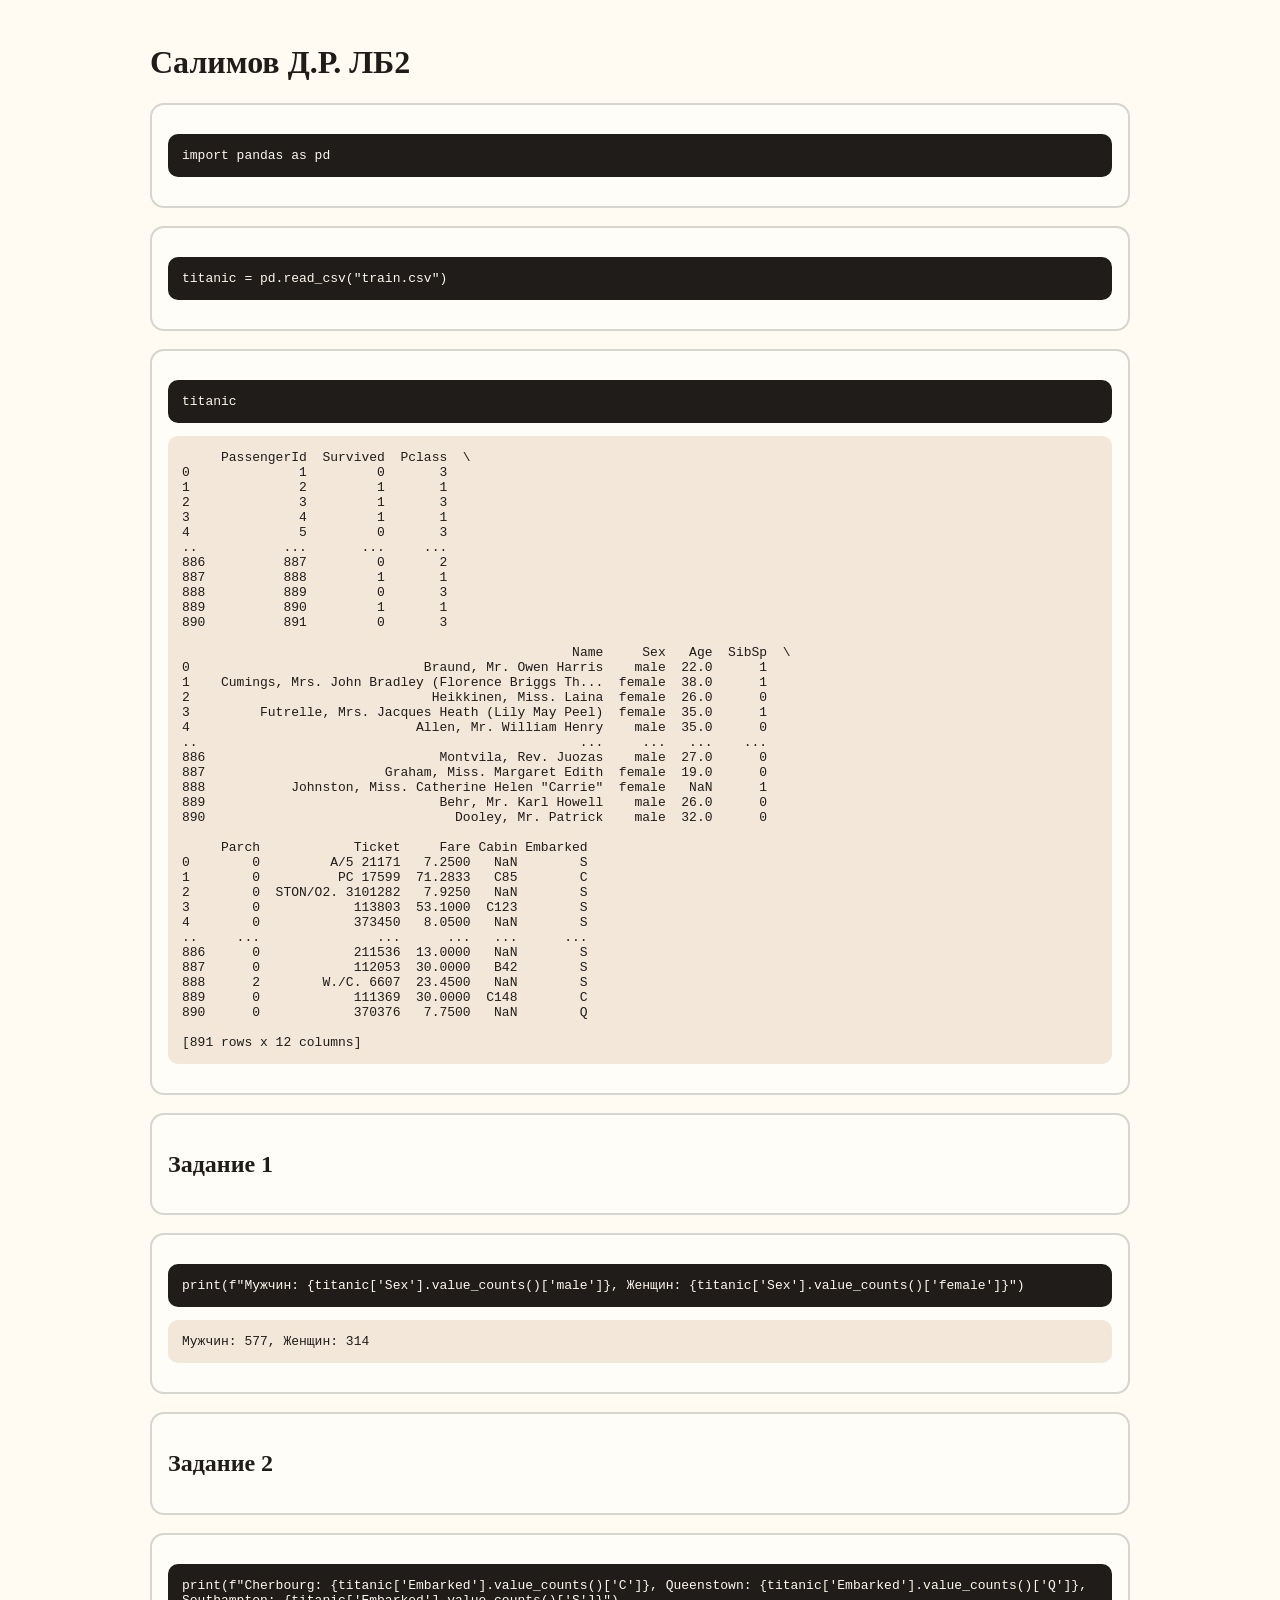
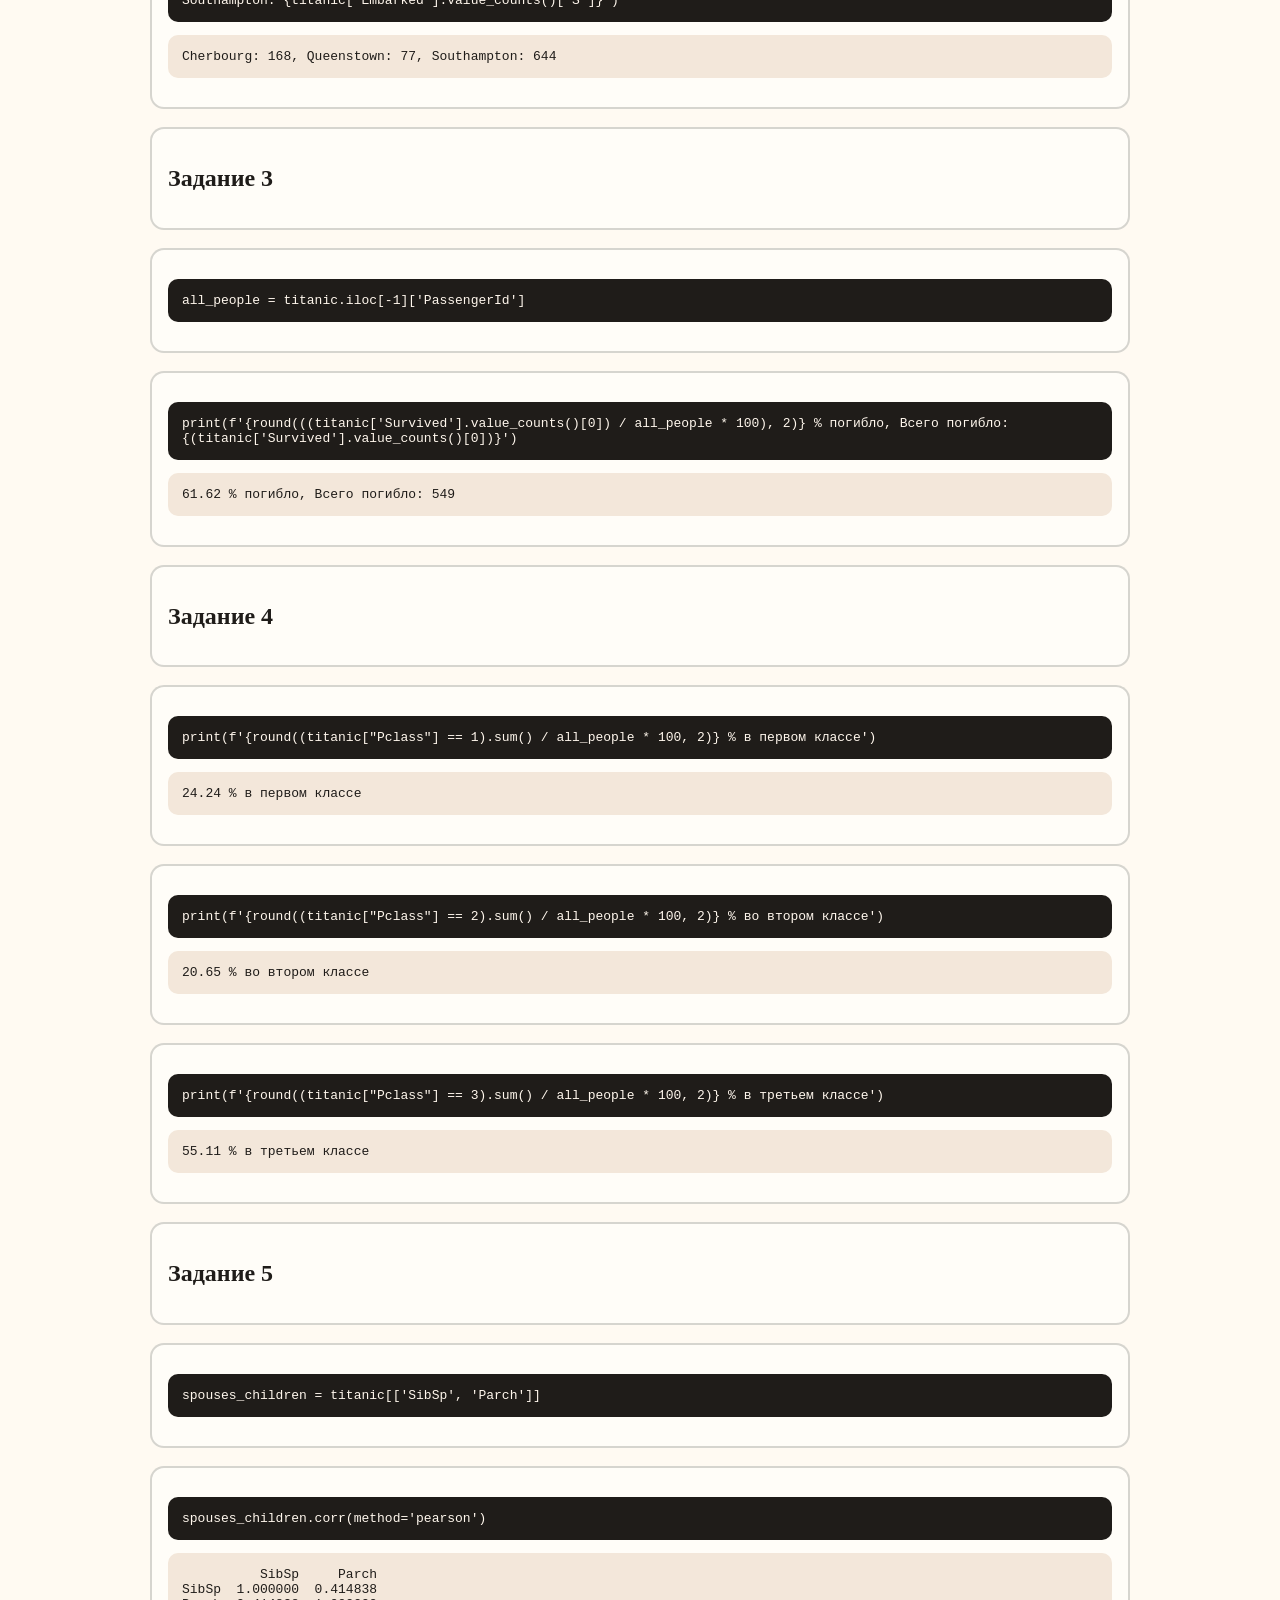
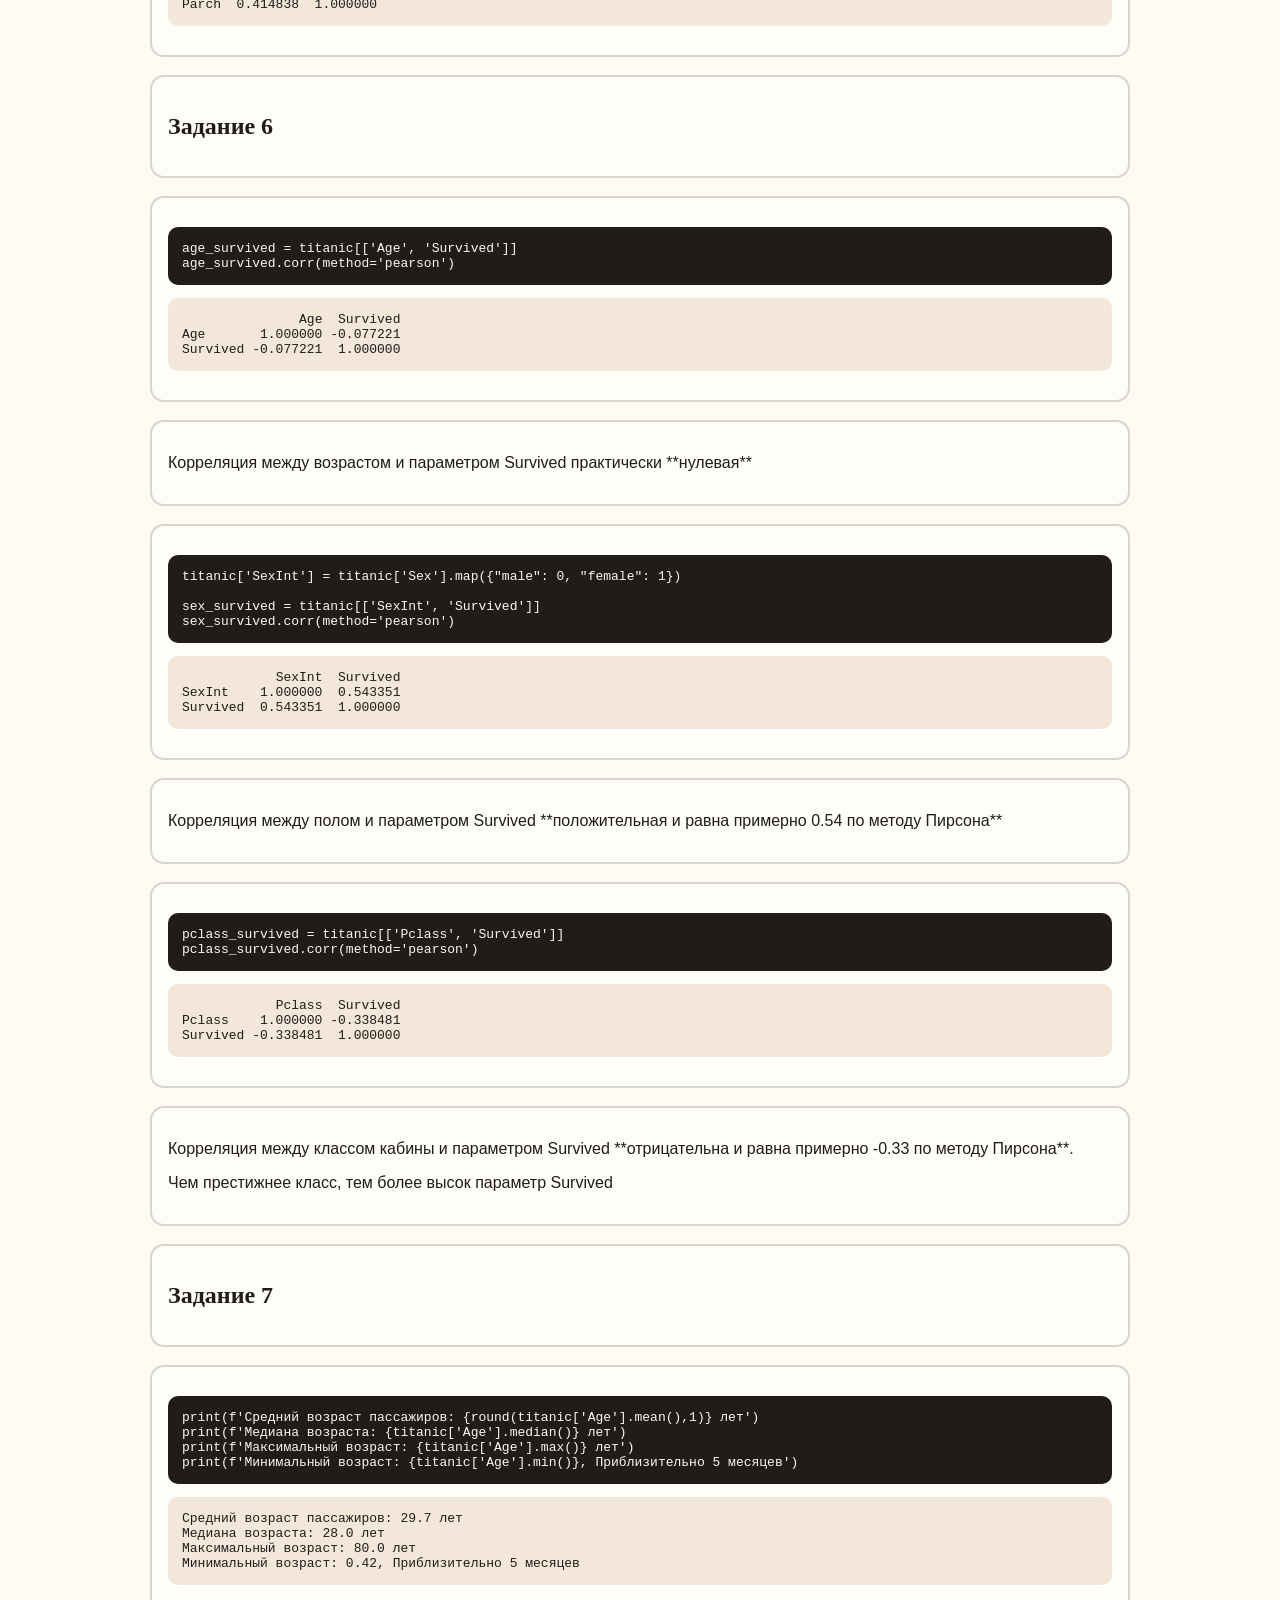
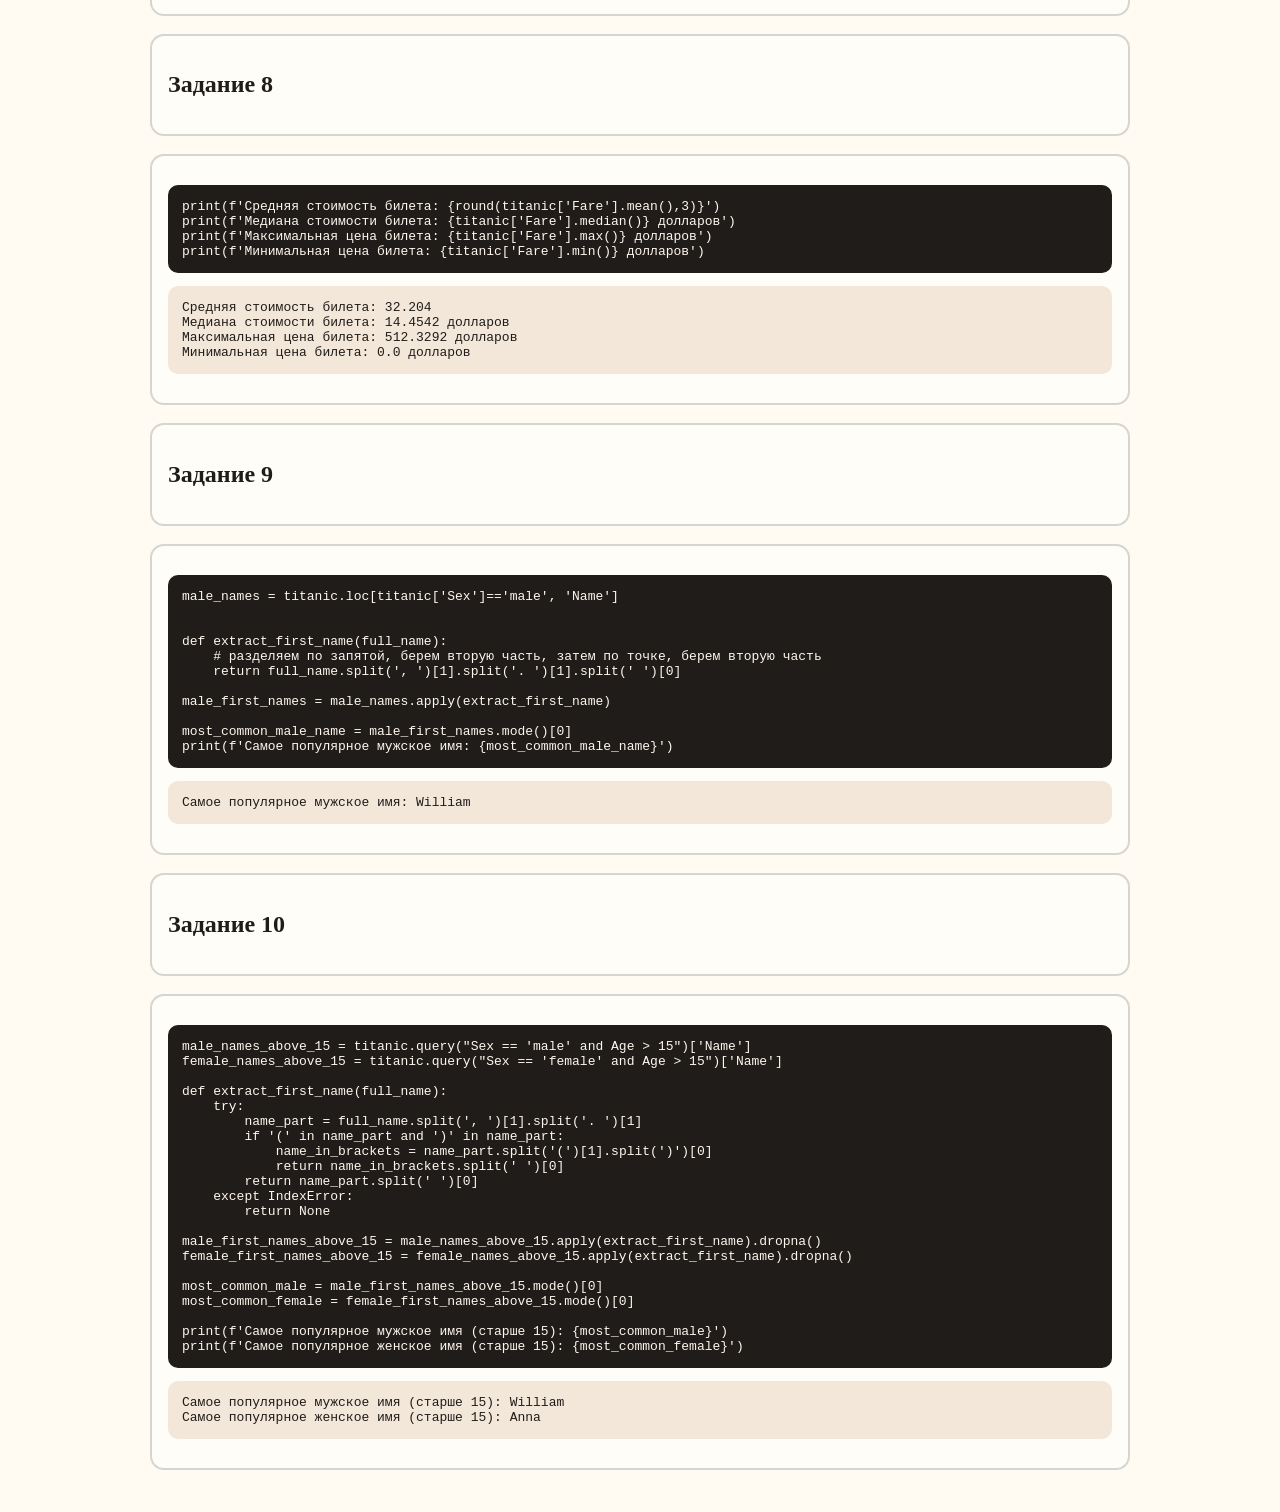
<file: works/3-course/semester-2/prog6 lbs/Салимов Д.Р. ЛБ2.html>
<!DOCTYPE html>
<html lang="ru">
<head>
  <meta charset="UTF-8">
  <meta name="viewport" content="width=device-width, initial-scale=1.0">
  <title>Салимов Д.Р. ЛБ2</title>
  <style>
    body { margin: 0; padding: 24px; color: #1f1c19; background: #fffaf2; font-family: Verdana, sans-serif; }
    main { max-width: 980px; margin: 0 auto; }
    h1, h2, h3, h4, h5 { font-family: Georgia, serif; line-height: 1.12; }
    .cell { margin: 0 0 18px; padding: 16px; border: 2px solid rgba(31, 28, 25, 0.18); border-radius: 14px; background: #fffdf8; }
    pre { overflow: auto; white-space: pre-wrap; word-break: break-word; }
    .code { background: #1f1c19; color: #fff7ed; padding: 14px; border-radius: 10px; }
    .output { background: #f3e7da; padding: 14px; border-radius: 10px; }
    .output-image { max-width: 100%; border-radius: 10px; }
  </style>
</head>
<body>
  <main>
    <h1>Салимов Д.Р. ЛБ2</h1>
    <section class="cell"><pre class="code"><code>import pandas as pd</code></pre></section><section class="cell"><pre class="code"><code>titanic = pd.read_csv(&quot;train.csv&quot;)</code></pre></section><section class="cell"><pre class="code"><code>titanic</code></pre>
<pre class="output">     PassengerId  Survived  Pclass  \
0              1         0       3   
1              2         1       1   
2              3         1       3   
3              4         1       1   
4              5         0       3   
..           ...       ...     ...   
886          887         0       2   
887          888         1       1   
888          889         0       3   
889          890         1       1   
890          891         0       3   

                                                  Name     Sex   Age  SibSp  \
0                              Braund, Mr. Owen Harris    male  22.0      1   
1    Cumings, Mrs. John Bradley (Florence Briggs Th...  female  38.0      1   
2                               Heikkinen, Miss. Laina  female  26.0      0   
3         Futrelle, Mrs. Jacques Heath (Lily May Peel)  female  35.0      1   
4                             Allen, Mr. William Henry    male  35.0      0   
..                                                 ...     ...   ...    ...   
886                              Montvila, Rev. Juozas    male  27.0      0   
887                       Graham, Miss. Margaret Edith  female  19.0      0   
888           Johnston, Miss. Catherine Helen &quot;Carrie&quot;  female   NaN      1   
889                              Behr, Mr. Karl Howell    male  26.0      0   
890                                Dooley, Mr. Patrick    male  32.0      0   

     Parch            Ticket     Fare Cabin Embarked  
0        0         A/5 21171   7.2500   NaN        S  
1        0          PC 17599  71.2833   C85        C  
2        0  STON/O2. 3101282   7.9250   NaN        S  
3        0            113803  53.1000  C123        S  
4        0            373450   8.0500   NaN        S  
..     ...               ...      ...   ...      ...  
886      0            211536  13.0000   NaN        S  
887      0            112053  30.0000   B42        S  
888      2        W./C. 6607  23.4500   NaN        S  
889      0            111369  30.0000  C148        C  
890      0            370376   7.7500   NaN        Q  

[891 rows x 12 columns]</pre></section><section class="cell"><h2>Задание 1</h2></section><section class="cell"><pre class="code"><code>print(f&quot;Мужчин: {titanic[&#x27;Sex&#x27;].value_counts()[&#x27;male&#x27;]}, Женщин: {titanic[&#x27;Sex&#x27;].value_counts()[&#x27;female&#x27;]}&quot;)</code></pre>
<pre class="output">Мужчин: 577, Женщин: 314
</pre></section><section class="cell"><h2>Задание 2</h2></section><section class="cell"><pre class="code"><code>print(f&quot;Cherbourg: {titanic[&#x27;Embarked&#x27;].value_counts()[&#x27;C&#x27;]}, Queenstown: {titanic[&#x27;Embarked&#x27;].value_counts()[&#x27;Q&#x27;]}, Southampton: {titanic[&#x27;Embarked&#x27;].value_counts()[&#x27;S&#x27;]}&quot;)</code></pre>
<pre class="output">Cherbourg: 168, Queenstown: 77, Southampton: 644
</pre></section><section class="cell"><h2>Задание 3</h2></section><section class="cell"><pre class="code"><code>all_people = titanic.iloc[-1][&#x27;PassengerId&#x27;]</code></pre></section><section class="cell"><pre class="code"><code>print(f&#x27;{round(((titanic[&#x27;Survived&#x27;].value_counts()[0]) / all_people * 100), 2)} % погибло, Всего погибло: {(titanic[&#x27;Survived&#x27;].value_counts()[0])}&#x27;)</code></pre>
<pre class="output">61.62 % погибло, Всего погибло: 549
</pre></section><section class="cell"><h2>Задание 4</h2></section><section class="cell"><pre class="code"><code>print(f&#x27;{round((titanic[&quot;Pclass&quot;] == 1).sum() / all_people * 100, 2)} % в первом классе&#x27;)</code></pre>
<pre class="output">24.24 % в первом классе
</pre></section><section class="cell"><pre class="code"><code>print(f&#x27;{round((titanic[&quot;Pclass&quot;] == 2).sum() / all_people * 100, 2)} % во втором классе&#x27;)</code></pre>
<pre class="output">20.65 % во втором классе
</pre></section><section class="cell"><pre class="code"><code>print(f&#x27;{round((titanic[&quot;Pclass&quot;] == 3).sum() / all_people * 100, 2)} % в третьем классе&#x27;)</code></pre>
<pre class="output">55.11 % в третьем классе
</pre></section><section class="cell"><h2>Задание 5</h2></section><section class="cell"><pre class="code"><code>spouses_children = titanic[[&#x27;SibSp&#x27;, &#x27;Parch&#x27;]]</code></pre></section><section class="cell"><pre class="code"><code>spouses_children.corr(method=&#x27;pearson&#x27;)</code></pre>
<pre class="output">          SibSp     Parch
SibSp  1.000000  0.414838
Parch  0.414838  1.000000</pre></section><section class="cell"><h2>Задание 6</h2></section><section class="cell"><pre class="code"><code>age_survived = titanic[[&#x27;Age&#x27;, &#x27;Survived&#x27;]]
age_survived.corr(method=&#x27;pearson&#x27;)</code></pre>
<pre class="output">               Age  Survived
Age       1.000000 -0.077221
Survived -0.077221  1.000000</pre></section><section class="cell"><p>Корреляция между возрастом и параметром Survived практически **нулевая**</p></section><section class="cell"><pre class="code"><code>titanic[&#x27;SexInt&#x27;] = titanic[&#x27;Sex&#x27;].map({&quot;male&quot;: 0, &quot;female&quot;: 1})

sex_survived = titanic[[&#x27;SexInt&#x27;, &#x27;Survived&#x27;]]
sex_survived.corr(method=&#x27;pearson&#x27;)</code></pre>
<pre class="output">            SexInt  Survived
SexInt    1.000000  0.543351
Survived  0.543351  1.000000</pre></section><section class="cell"><p>Корреляция между полом и параметром Survived **положительная и равна примерно 0.54 по методу Пирсона**</p></section><section class="cell"><pre class="code"><code>pclass_survived = titanic[[&#x27;Pclass&#x27;, &#x27;Survived&#x27;]]
pclass_survived.corr(method=&#x27;pearson&#x27;)</code></pre>
<pre class="output">            Pclass  Survived
Pclass    1.000000 -0.338481
Survived -0.338481  1.000000</pre></section><section class="cell"><p>Корреляция между классом кабины и параметром Survived **отрицательна и равна примерно -0.33 по методу Пирсона**.</p>
<p>Чем престижнее класс, тем более высок параметр Survived</p></section><section class="cell"><h2>Задание 7</h2></section><section class="cell"><pre class="code"><code>print(f&#x27;Средний возраст пассажиров: {round(titanic[&#x27;Age&#x27;].mean(),1)} лет&#x27;) 
print(f&#x27;Медиана возраста: {titanic[&#x27;Age&#x27;].median()} лет&#x27;)
print(f&#x27;Максимальный возраст: {titanic[&#x27;Age&#x27;].max()} лет&#x27;)
print(f&#x27;Минимальный возраст: {titanic[&#x27;Age&#x27;].min()}, Приблизительно 5 месяцев&#x27;)</code></pre>
<pre class="output">Средний возраст пассажиров: 29.7 лет
Медиана возраста: 28.0 лет
Максимальный возраст: 80.0 лет
Минимальный возраст: 0.42, Приблизительно 5 месяцев
</pre></section><section class="cell"><h2>Задание 8</h2></section><section class="cell"><pre class="code"><code>print(f&#x27;Средняя стоимость билета: {round(titanic[&#x27;Fare&#x27;].mean(),3)}&#x27;) 
print(f&#x27;Медиана стоимости билета: {titanic[&#x27;Fare&#x27;].median()} долларов&#x27;)
print(f&#x27;Максимальная цена билета: {titanic[&#x27;Fare&#x27;].max()} долларов&#x27;)
print(f&#x27;Минимальная цена билета: {titanic[&#x27;Fare&#x27;].min()} долларов&#x27;)</code></pre>
<pre class="output">Средняя стоимость билета: 32.204
Медиана стоимости билета: 14.4542 долларов
Максимальная цена билета: 512.3292 долларов
Минимальная цена билета: 0.0 долларов
</pre></section><section class="cell"><h2>Задание 9</h2></section><section class="cell"><pre class="code"><code>male_names = titanic.loc[titanic[&#x27;Sex&#x27;]==&#x27;male&#x27;, &#x27;Name&#x27;]


def extract_first_name(full_name):
    # разделяем по запятой, берем вторую часть, затем по точке, берем вторую часть
    return full_name.split(&#x27;, &#x27;)[1].split(&#x27;. &#x27;)[1].split(&#x27; &#x27;)[0]

male_first_names = male_names.apply(extract_first_name)

most_common_male_name = male_first_names.mode()[0]
print(f&#x27;Самое популярное мужское имя: {most_common_male_name}&#x27;)</code></pre>
<pre class="output">Самое популярное мужское имя: William
</pre></section><section class="cell"><h2>Задание 10</h2></section><section class="cell"><pre class="code"><code>male_names_above_15 = titanic.query(&quot;Sex == &#x27;male&#x27; and Age &gt; 15&quot;)[&#x27;Name&#x27;]
female_names_above_15 = titanic.query(&quot;Sex == &#x27;female&#x27; and Age &gt; 15&quot;)[&#x27;Name&#x27;]

def extract_first_name(full_name):
    try:
        name_part = full_name.split(&#x27;, &#x27;)[1].split(&#x27;. &#x27;)[1]
        if &#x27;(&#x27; in name_part and &#x27;)&#x27; in name_part:
            name_in_brackets = name_part.split(&#x27;(&#x27;)[1].split(&#x27;)&#x27;)[0]
            return name_in_brackets.split(&#x27; &#x27;)[0]
        return name_part.split(&#x27; &#x27;)[0]
    except IndexError:
        return None

male_first_names_above_15 = male_names_above_15.apply(extract_first_name).dropna()
female_first_names_above_15 = female_names_above_15.apply(extract_first_name).dropna()

most_common_male = male_first_names_above_15.mode()[0]
most_common_female = female_first_names_above_15.mode()[0]

print(f&#x27;Самое популярное мужское имя (старше 15): {most_common_male}&#x27;)
print(f&#x27;Самое популярное женское имя (старше 15): {most_common_female}&#x27;)</code></pre>
<pre class="output">Самое популярное мужское имя (старше 15): William
Самое популярное женское имя (старше 15): Anna
</pre></section>
  </main>
</body>
</html>
</file>
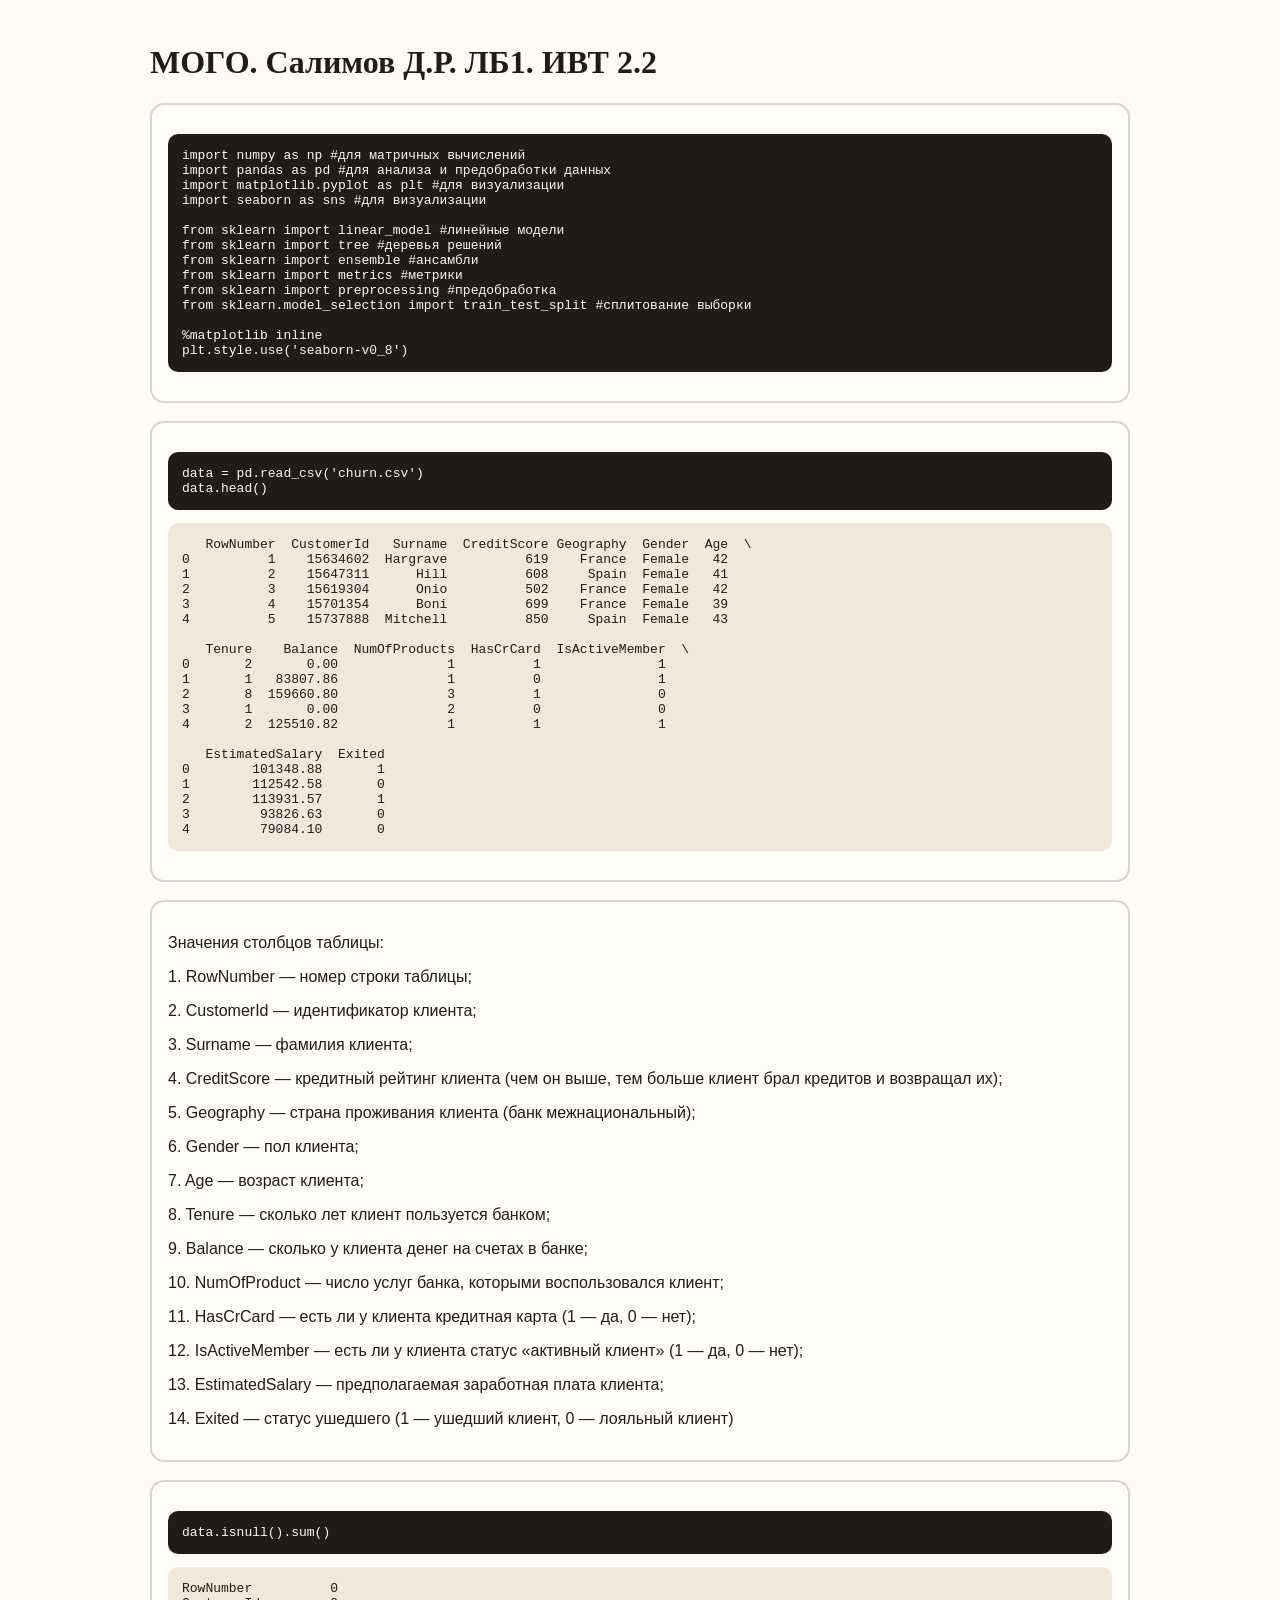
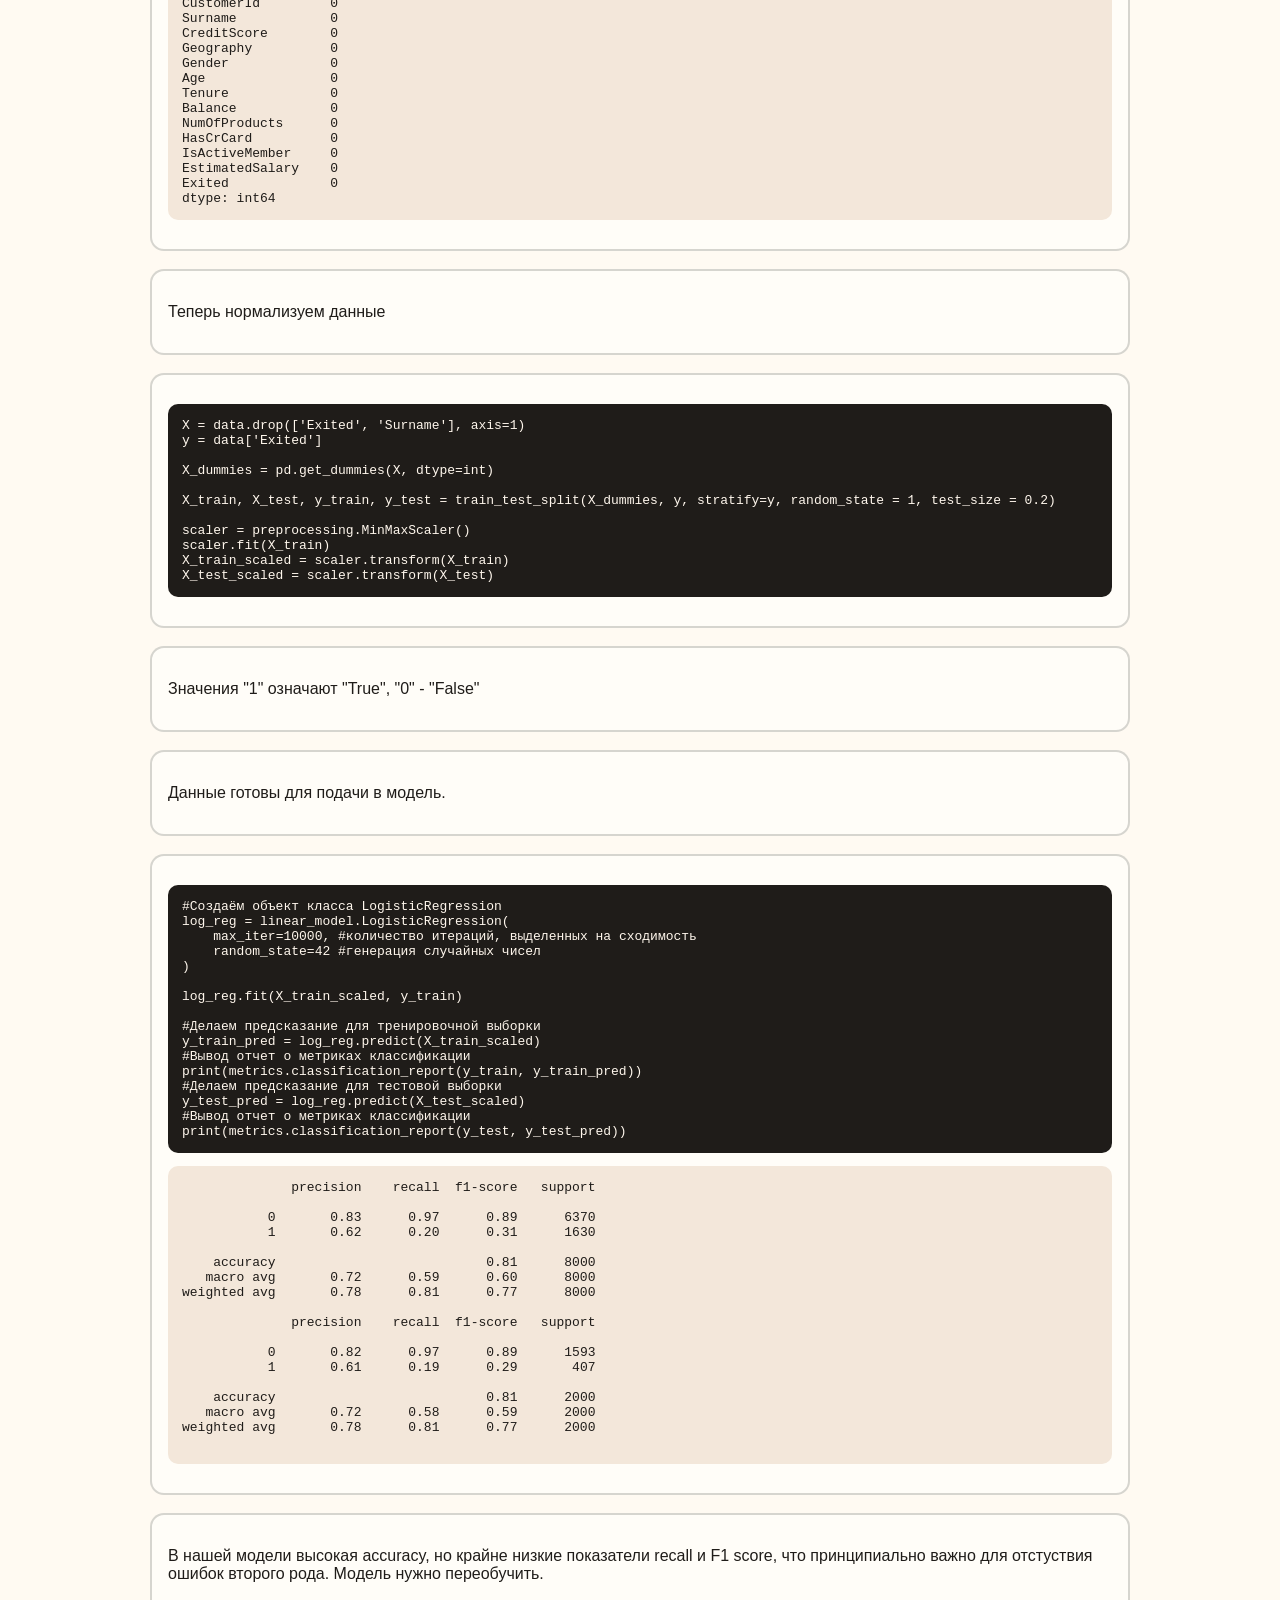
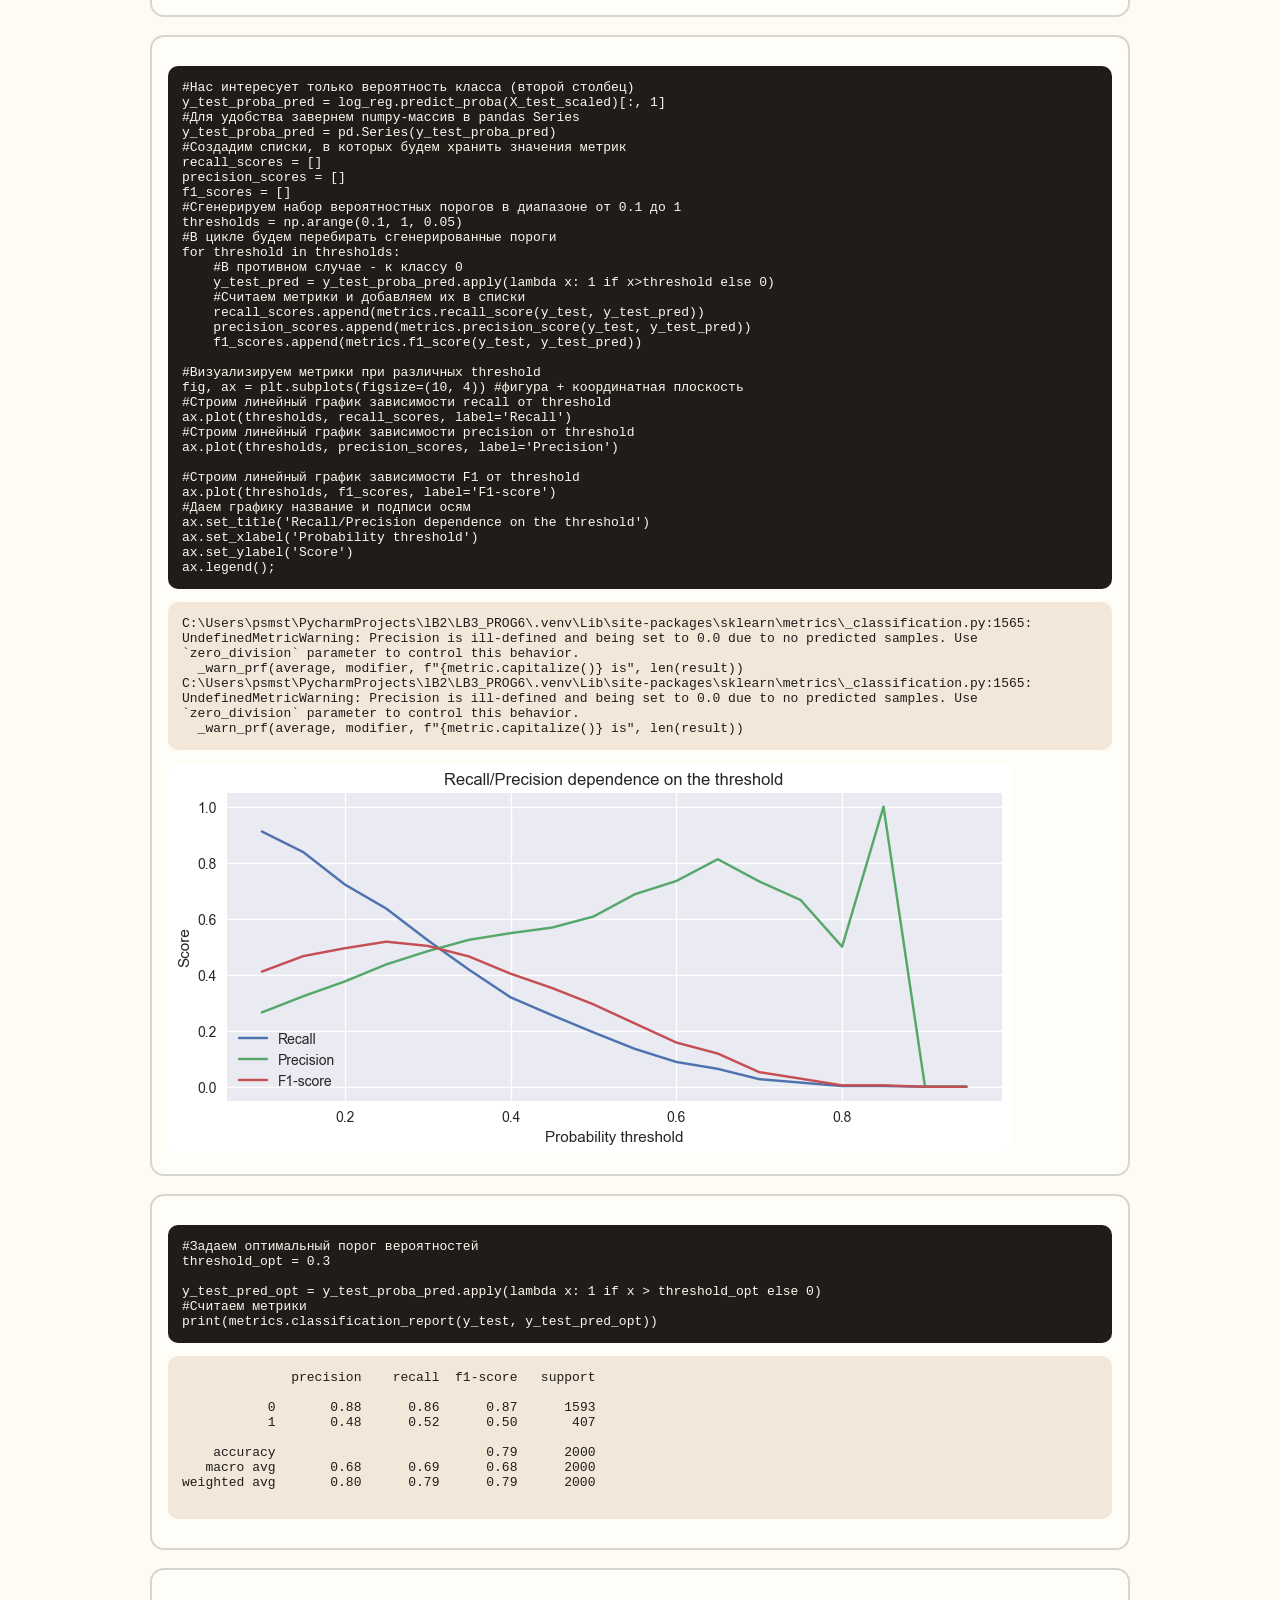
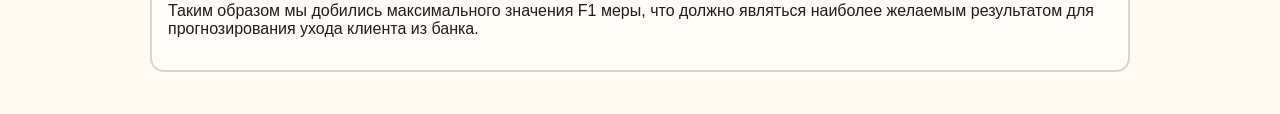
<file: works/3-course/semester-2/МОГО/МОГО. Салимов Д.Р. ЛБ1. ИВТ 2.2.html>
<!DOCTYPE html>
<html lang="ru">
<head>
  <meta charset="UTF-8">
  <meta name="viewport" content="width=device-width, initial-scale=1.0">
  <title>МОГО. Салимов Д.Р. ЛБ1. ИВТ 2.2</title>
  <style>
    body { margin: 0; padding: 24px; color: #1f1c19; background: #fffaf2; font-family: Verdana, sans-serif; }
    main { max-width: 980px; margin: 0 auto; }
    h1, h2, h3, h4, h5 { font-family: Georgia, serif; line-height: 1.12; }
    .cell { margin: 0 0 18px; padding: 16px; border: 2px solid rgba(31, 28, 25, 0.18); border-radius: 14px; background: #fffdf8; }
    pre { overflow: auto; white-space: pre-wrap; word-break: break-word; }
    .code { background: #1f1c19; color: #fff7ed; padding: 14px; border-radius: 10px; }
    .output { background: #f3e7da; padding: 14px; border-radius: 10px; }
    .output-image { max-width: 100%; border-radius: 10px; }
  </style>
</head>
<body>
  <main>
    <h1>МОГО. Салимов Д.Р. ЛБ1. ИВТ 2.2</h1>
    <section class="cell"><pre class="code"><code>import numpy as np #для матричных вычислений
import pandas as pd #для анализа и предобработки данных
import matplotlib.pyplot as plt #для визуализации
import seaborn as sns #для визуализации

from sklearn import linear_model #линейные модели
from sklearn import tree #деревья решений
from sklearn import ensemble #ансамбли
from sklearn import metrics #метрики
from sklearn import preprocessing #предобработка
from sklearn.model_selection import train_test_split #сплитование выборки

%matplotlib inline
plt.style.use(&#x27;seaborn-v0_8&#x27;)</code></pre></section><section class="cell"><pre class="code"><code>data = pd.read_csv(&#x27;churn.csv&#x27;)
data.head()</code></pre>
<pre class="output">   RowNumber  CustomerId   Surname  CreditScore Geography  Gender  Age  \
0          1    15634602  Hargrave          619    France  Female   42   
1          2    15647311      Hill          608     Spain  Female   41   
2          3    15619304      Onio          502    France  Female   42   
3          4    15701354      Boni          699    France  Female   39   
4          5    15737888  Mitchell          850     Spain  Female   43   

   Tenure    Balance  NumOfProducts  HasCrCard  IsActiveMember  \
0       2       0.00              1          1               1   
1       1   83807.86              1          0               1   
2       8  159660.80              3          1               0   
3       1       0.00              2          0               0   
4       2  125510.82              1          1               1   

   EstimatedSalary  Exited  
0        101348.88       1  
1        112542.58       0  
2        113931.57       1  
3         93826.63       0  
4         79084.10       0  </pre></section><section class="cell"><p>Значения столбцов таблицы:</p>
<p>1. RowNumber — номер строки таблицы;</p>
<p>2. CustomerId — идентификатор клиента;</p>
<p>3. Surname — фамилия клиента;</p>
<p>4. CreditScore — кредитный рейтинг клиента (чем он выше, тем больше клиент брал кредитов и возвращал их);</p>
<p>5. Geography — страна проживания клиента (банк межнациональный);</p>
<p>6. Gender — пол клиента;</p>
<p>7. Age — возраст клиента;</p>
<p>8. Tenure — сколько лет клиент пользуется банком;</p>
<p>9. Balance — сколько у клиента денег на счетах в банке;</p>
<p>10. NumOfProduct — число услуг банка, которыми воспользовался клиент;</p>
<p>11. HasCrCard — есть ли у клиента кредитная карта (1 — да, 0 — нет);</p>
<p>12. IsActiveMember — есть ли у клиента статус «активный клиент» (1 — да, 0 — нет);</p>
<p>13. EstimatedSalary — предполагаемая заработная плата клиента;</p>
<p>14. Exited — статус ушедшего (1 — ушедший клиент, 0 — лояльный клиент)</p></section><section class="cell"><pre class="code"><code>data.isnull().sum()</code></pre>
<pre class="output">RowNumber          0
CustomerId         0
Surname            0
CreditScore        0
Geography          0
Gender             0
Age                0
Tenure             0
Balance            0
NumOfProducts      0
HasCrCard          0
IsActiveMember     0
EstimatedSalary    0
Exited             0
dtype: int64</pre></section><section class="cell"><p>Теперь нормализуем данные</p></section><section class="cell"><pre class="code"><code>X = data.drop([&#x27;Exited&#x27;, &#x27;Surname&#x27;], axis=1)
y = data[&#x27;Exited&#x27;]

X_dummies = pd.get_dummies(X, dtype=int)

X_train, X_test, y_train, y_test = train_test_split(X_dummies, y, stratify=y, random_state = 1, test_size = 0.2)

scaler = preprocessing.MinMaxScaler()
scaler.fit(X_train)
X_train_scaled = scaler.transform(X_train)
X_test_scaled = scaler.transform(X_test)</code></pre></section><section class="cell"><p>Значения &quot;1&quot; означают &quot;True&quot;, &quot;0&quot; - &quot;False&quot;</p></section><section class="cell"><p>Данные готовы для подачи в модель.</p></section><section class="cell"><pre class="code"><code>#Создаём объект класса LogisticRegression
log_reg = linear_model.LogisticRegression(
    max_iter=10000, #количество итераций, выделенных на сходимость
    random_state=42 #генерация случайных чисел
)

log_reg.fit(X_train_scaled, y_train)

#Делаем предсказание для тренировочной выборки
y_train_pred = log_reg.predict(X_train_scaled)
#Вывод отчет о метриках классификации
print(metrics.classification_report(y_train, y_train_pred))
#Делаем предсказание для тестовой выборки
y_test_pred = log_reg.predict(X_test_scaled)
#Вывод отчет о метриках классификации
print(metrics.classification_report(y_test, y_test_pred))</code></pre>
<pre class="output">              precision    recall  f1-score   support

           0       0.83      0.97      0.89      6370
           1       0.62      0.20      0.31      1630

    accuracy                           0.81      8000
   macro avg       0.72      0.59      0.60      8000
weighted avg       0.78      0.81      0.77      8000

              precision    recall  f1-score   support

           0       0.82      0.97      0.89      1593
           1       0.61      0.19      0.29       407

    accuracy                           0.81      2000
   macro avg       0.72      0.58      0.59      2000
weighted avg       0.78      0.81      0.77      2000

</pre></section><section class="cell"><p>В нашей модели высокая accuracy, но крайне низкие показатели recall и F1 score, что принципиально важно для отстуствия ошибок второго рода. Модель нужно переобучить.</p></section><section class="cell"><pre class="code"><code>#Нас интересует только вероятность класса (второй столбец)
y_test_proba_pred = log_reg.predict_proba(X_test_scaled)[:, 1]
#Для удобства завернем numpy-массив в pandas Series
y_test_proba_pred = pd.Series(y_test_proba_pred)
#Создадим списки, в которых будем хранить значения метрик 
recall_scores = []
precision_scores = []
f1_scores = []
#Сгенерируем набор вероятностных порогов в диапазоне от 0.1 до 1
thresholds = np.arange(0.1, 1, 0.05)
#В цикле будем перебирать сгенерированные пороги
for threshold in thresholds:
    #В противном случае - к классу 0
    y_test_pred = y_test_proba_pred.apply(lambda x: 1 if x&gt;threshold else 0)
    #Считаем метрики и добавляем их в списки
    recall_scores.append(metrics.recall_score(y_test, y_test_pred))
    precision_scores.append(metrics.precision_score(y_test, y_test_pred))
    f1_scores.append(metrics.f1_score(y_test, y_test_pred))

#Визуализируем метрики при различных threshold
fig, ax = plt.subplots(figsize=(10, 4)) #фигура + координатная плоскость
#Строим линейный график зависимости recall от threshold
ax.plot(thresholds, recall_scores, label=&#x27;Recall&#x27;)
#Строим линейный график зависимости precision от threshold
ax.plot(thresholds, precision_scores, label=&#x27;Precision&#x27;)

#Строим линейный график зависимости F1 от threshold
ax.plot(thresholds, f1_scores, label=&#x27;F1-score&#x27;)
#Даем графику название и подписи осям
ax.set_title(&#x27;Recall/Precision dependence on the threshold&#x27;)
ax.set_xlabel(&#x27;Probability threshold&#x27;)
ax.set_ylabel(&#x27;Score&#x27;)
ax.legend();</code></pre>
<pre class="output">C:\Users\psmst\PycharmProjects\lB2\LB3_PROG6\.venv\Lib\site-packages\sklearn\metrics\_classification.py:1565: UndefinedMetricWarning: Precision is ill-defined and being set to 0.0 due to no predicted samples. Use `zero_division` parameter to control this behavior.
  _warn_prf(average, modifier, f&quot;{metric.capitalize()} is&quot;, len(result))
C:\Users\psmst\PycharmProjects\lB2\LB3_PROG6\.venv\Lib\site-packages\sklearn\metrics\_classification.py:1565: UndefinedMetricWarning: Precision is ill-defined and being set to 0.0 due to no predicted samples. Use `zero_division` parameter to control this behavior.
  _warn_prf(average, modifier, f&quot;{metric.capitalize()} is&quot;, len(result))
</pre>
<img class="output-image" src="[data-uri]" alt="Notebook output"></section><section class="cell"><pre class="code"><code>#Задаем оптимальный порог вероятностей
threshold_opt = 0.3

y_test_pred_opt = y_test_proba_pred.apply(lambda x: 1 if x &gt; threshold_opt else 0)
#Считаем метрики
print(metrics.classification_report(y_test, y_test_pred_opt))</code></pre>
<pre class="output">              precision    recall  f1-score   support

           0       0.88      0.86      0.87      1593
           1       0.48      0.52      0.50       407

    accuracy                           0.79      2000
   macro avg       0.68      0.69      0.68      2000
weighted avg       0.80      0.79      0.79      2000

</pre></section><section class="cell"><p>Таким образом мы добились максимального значения F1 меры, что должно являться наиболее желаемым результатом для прогнозирования ухода клиента из банка.</p></section>
  </main>
</body>
</html>
</file>
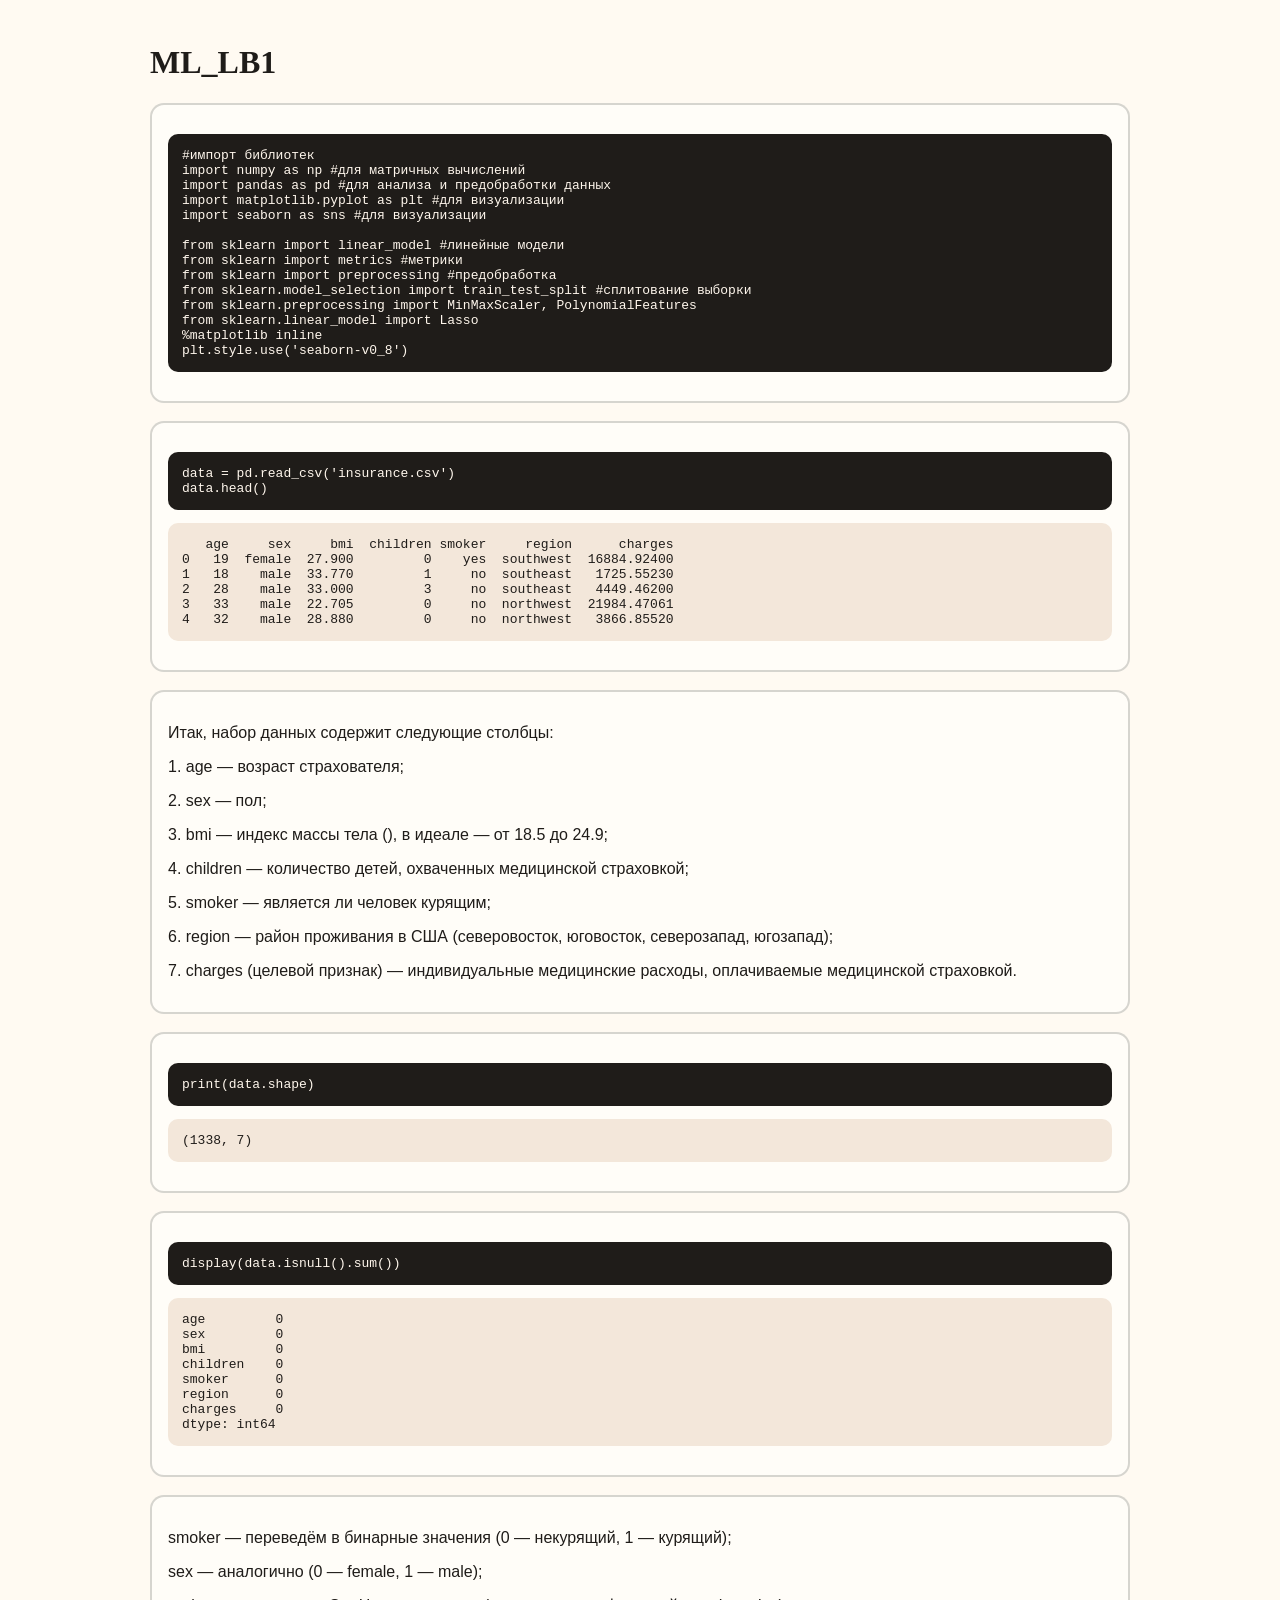
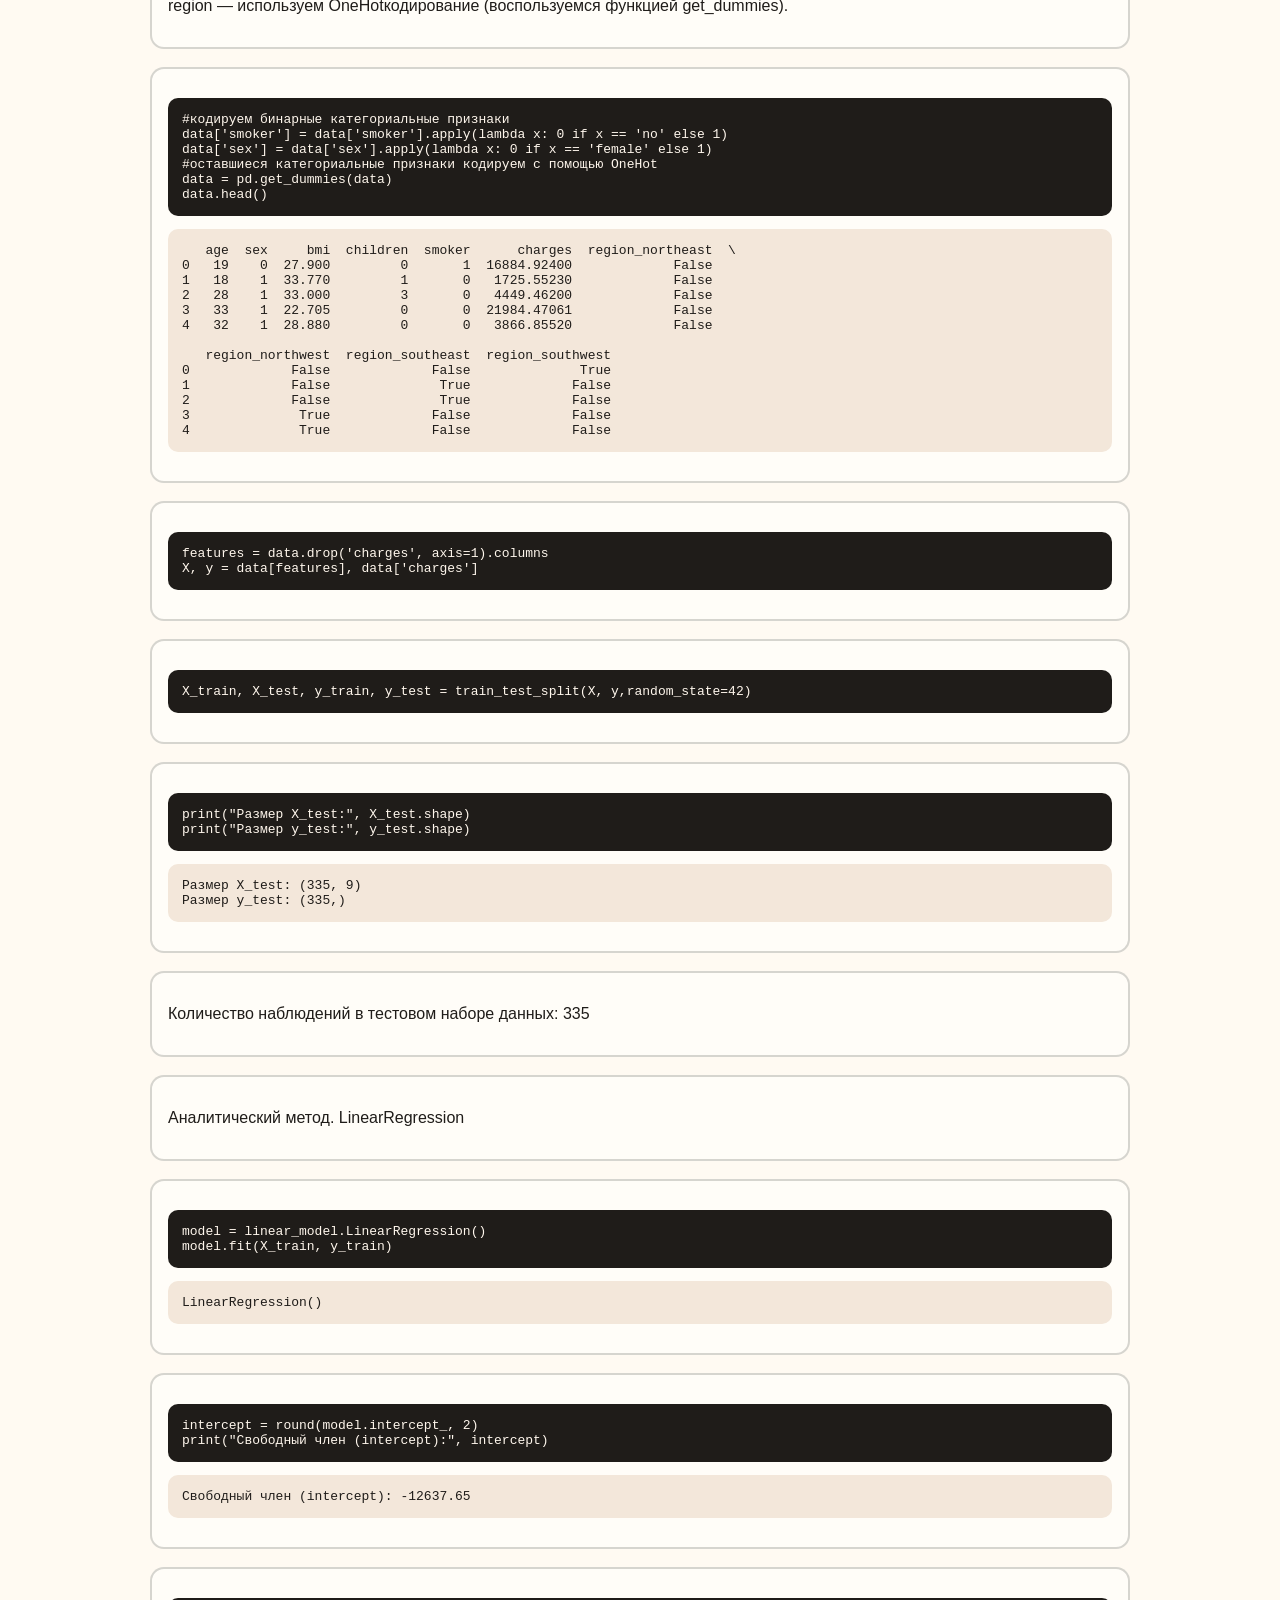
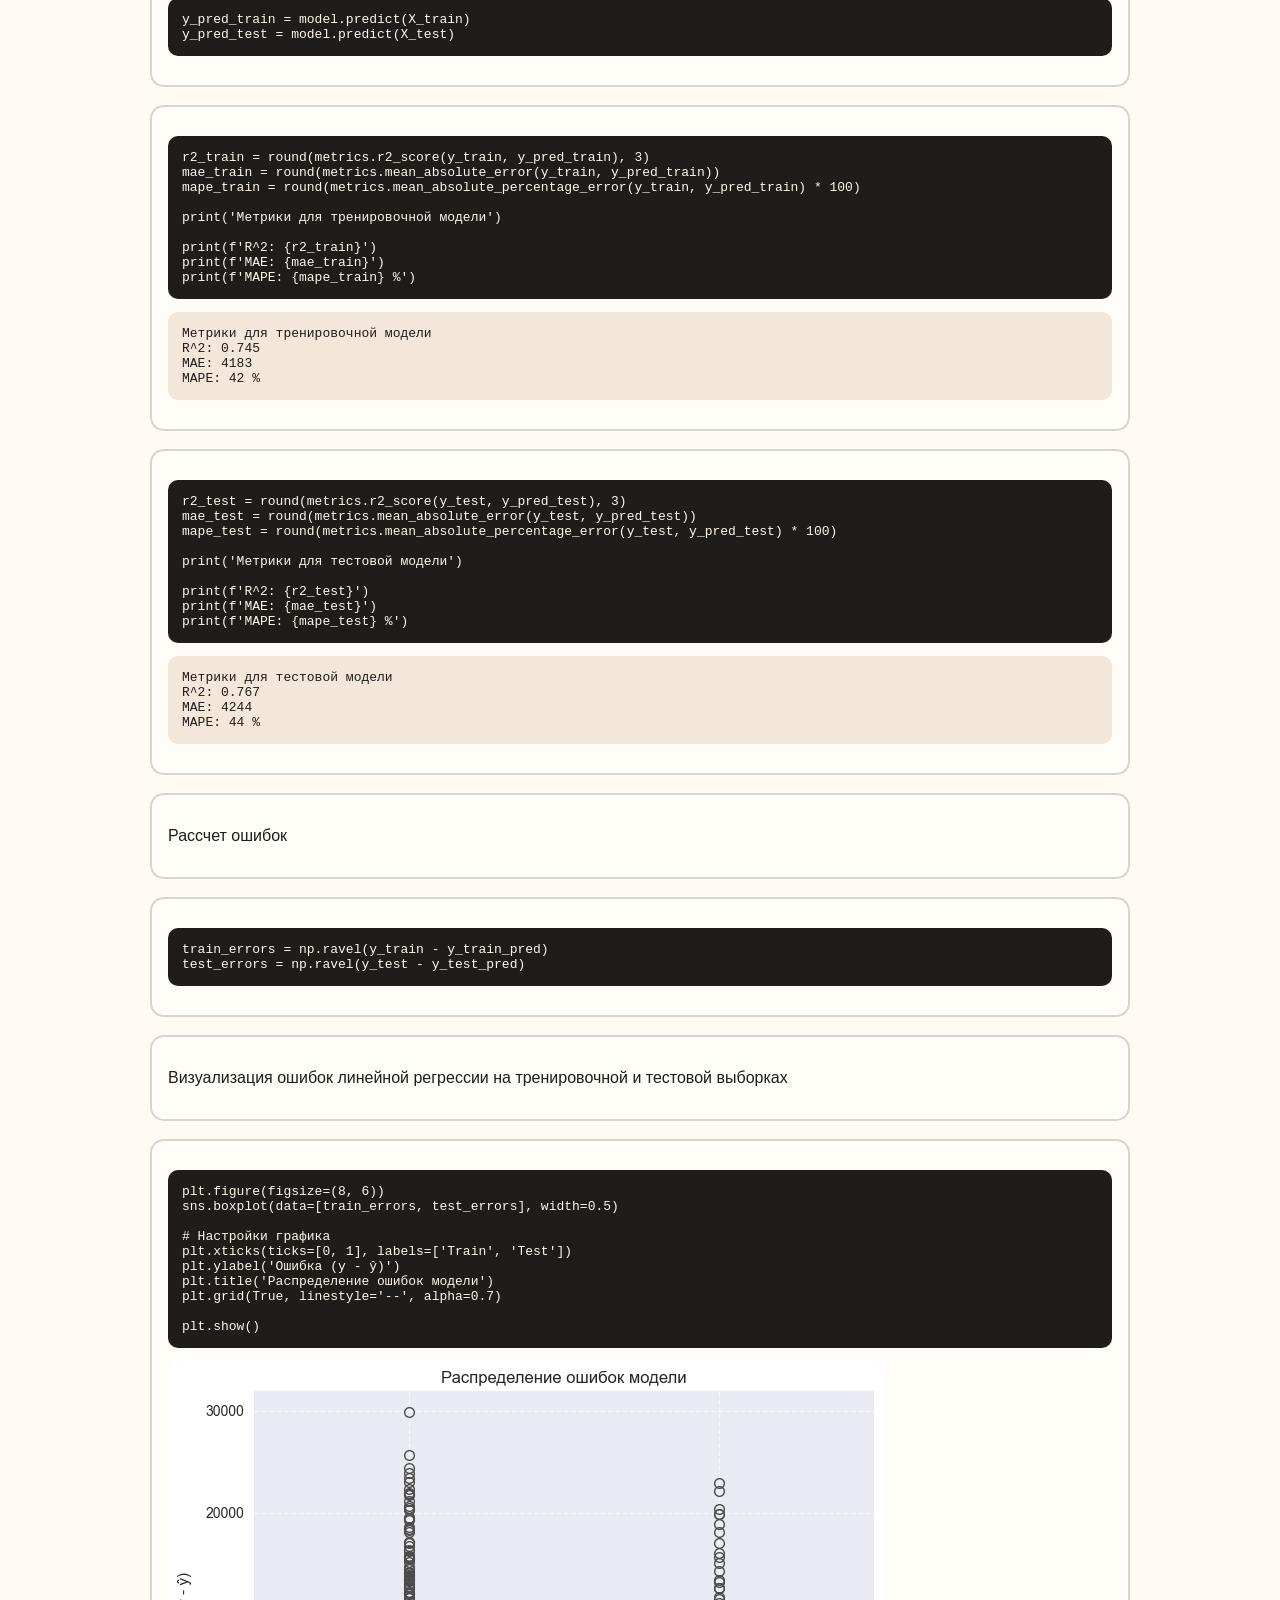
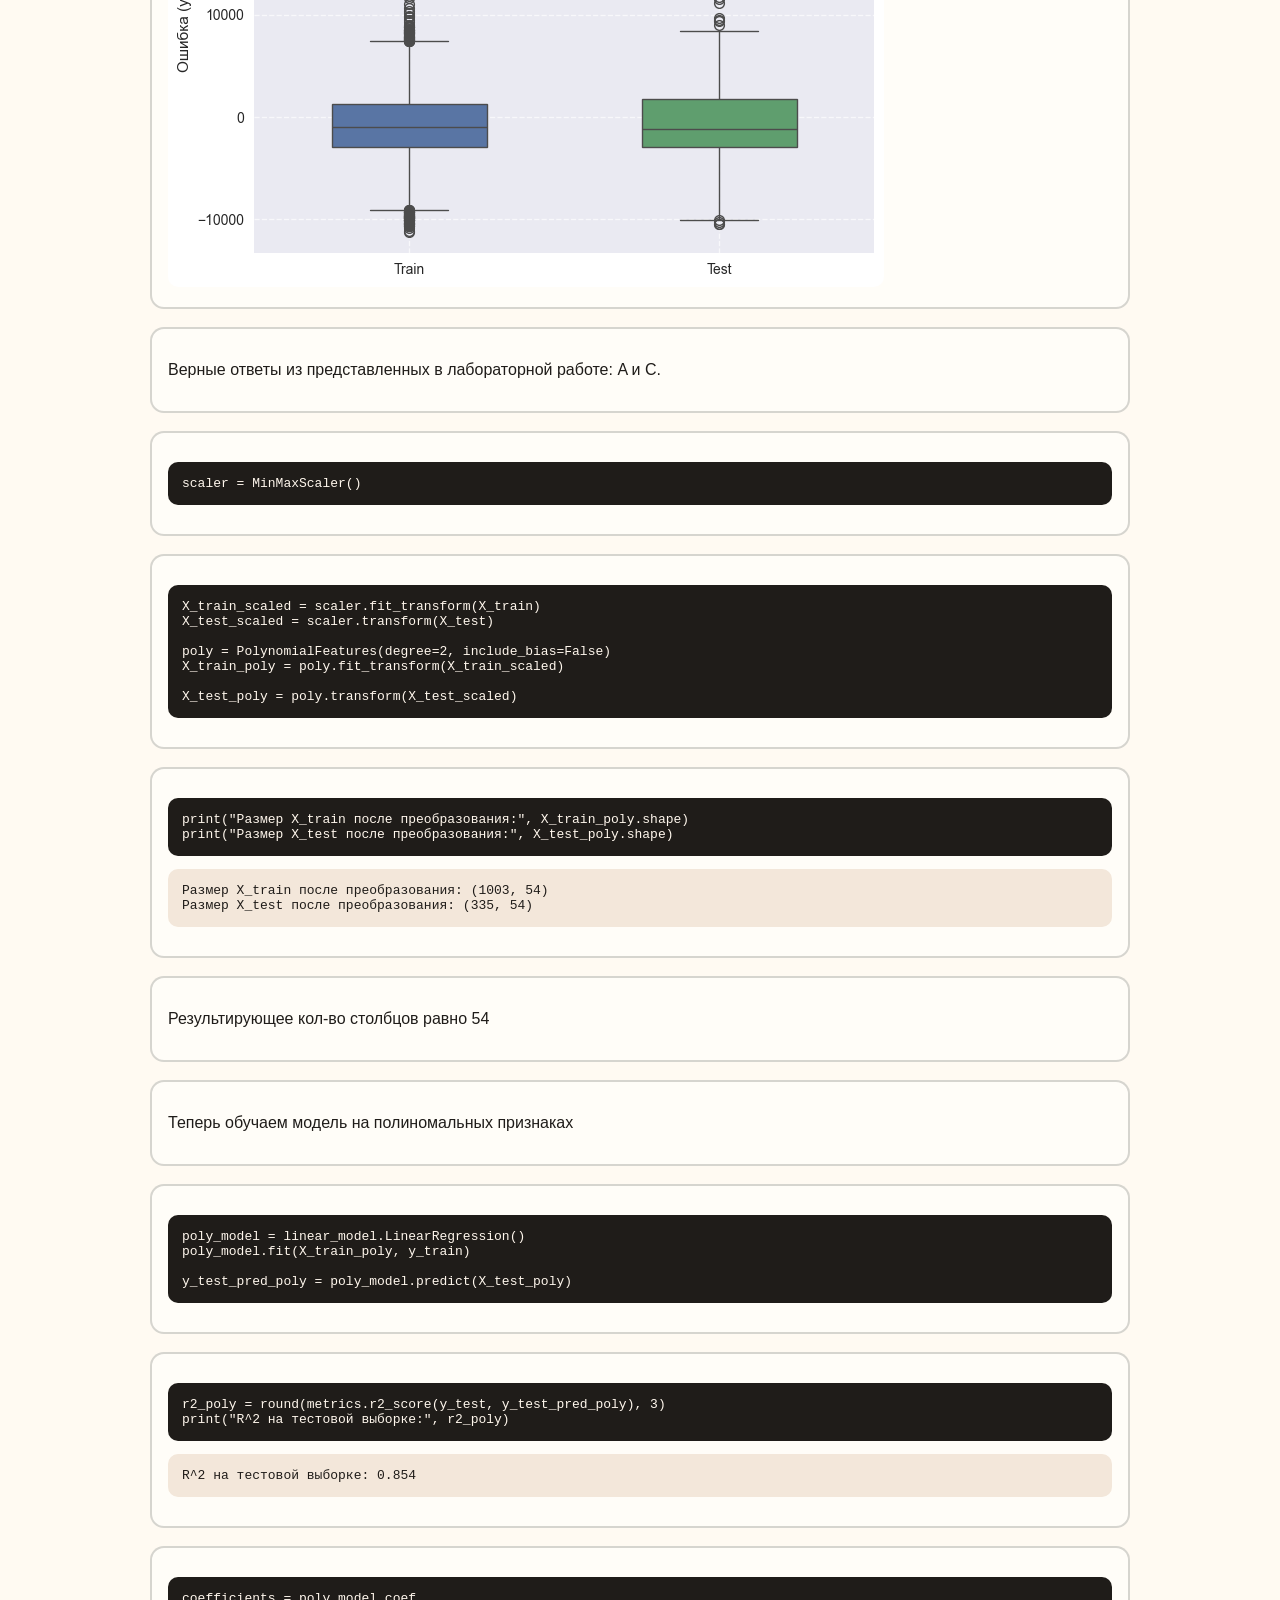
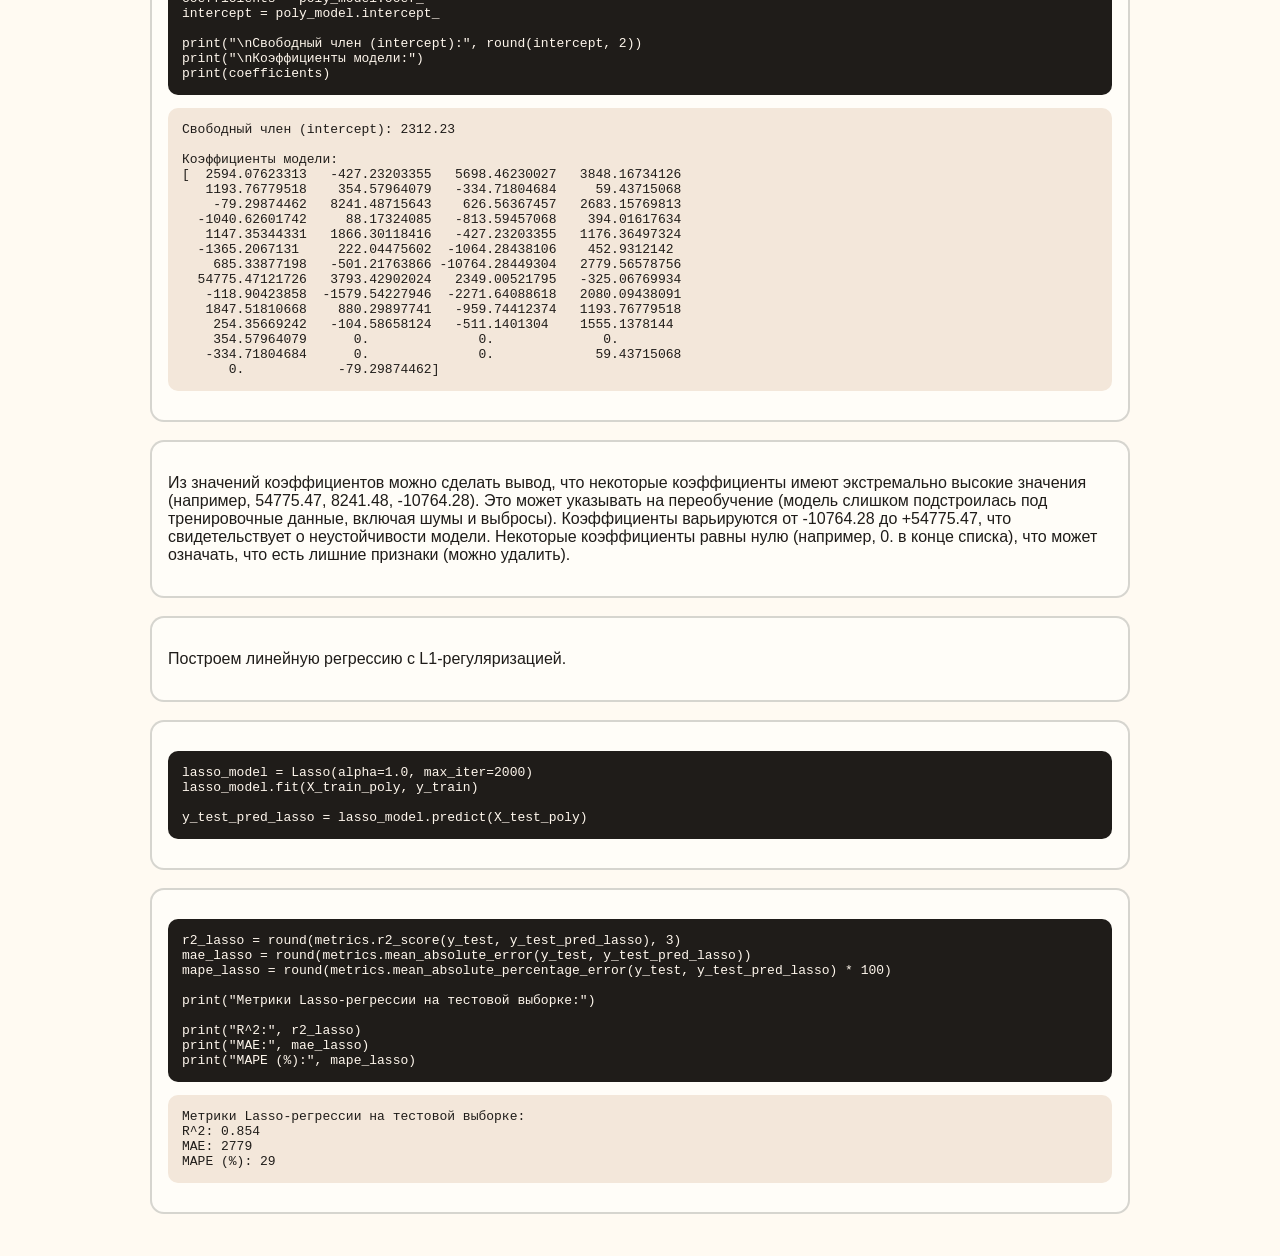
<file: works/3-course/semester-2/ОМО/ML_LB1.html>
<!DOCTYPE html>
<html lang="ru">
<head>
  <meta charset="UTF-8">
  <meta name="viewport" content="width=device-width, initial-scale=1.0">
  <title>ML_LB1</title>
  <style>
    body { margin: 0; padding: 24px; color: #1f1c19; background: #fffaf2; font-family: Verdana, sans-serif; }
    main { max-width: 980px; margin: 0 auto; }
    h1, h2, h3, h4, h5 { font-family: Georgia, serif; line-height: 1.12; }
    .cell { margin: 0 0 18px; padding: 16px; border: 2px solid rgba(31, 28, 25, 0.18); border-radius: 14px; background: #fffdf8; }
    pre { overflow: auto; white-space: pre-wrap; word-break: break-word; }
    .code { background: #1f1c19; color: #fff7ed; padding: 14px; border-radius: 10px; }
    .output { background: #f3e7da; padding: 14px; border-radius: 10px; }
    .output-image { max-width: 100%; border-radius: 10px; }
  </style>
</head>
<body>
  <main>
    <h1>ML_LB1</h1>
    <section class="cell"><pre class="code"><code>#импорт библиотек
import numpy as np #для матричных вычислений
import pandas as pd #для анализа и предобработки данных
import matplotlib.pyplot as plt #для визуализации
import seaborn as sns #для визуализации

from sklearn import linear_model #линейные модели
from sklearn import metrics #метрики
from sklearn import preprocessing #предобработка
from sklearn.model_selection import train_test_split #сплитование выборки
from sklearn.preprocessing import MinMaxScaler, PolynomialFeatures
from sklearn.linear_model import Lasso
%matplotlib inline
plt.style.use(&#x27;seaborn-v0_8&#x27;)</code></pre></section><section class="cell"><pre class="code"><code>data = pd.read_csv(&#x27;insurance.csv&#x27;)
data.head()</code></pre>
<pre class="output">   age     sex     bmi  children smoker     region      charges
0   19  female  27.900         0    yes  southwest  16884.92400
1   18    male  33.770         1     no  southeast   1725.55230
2   28    male  33.000         3     no  southeast   4449.46200
3   33    male  22.705         0     no  northwest  21984.47061
4   32    male  28.880         0     no  northwest   3866.85520</pre></section><section class="cell"><p>Итак, набор данных содержит следующие столбцы:</p>
<p>1. age — возраст страхователя;</p>
<p>2. sex — пол;</p>
<p>3. bmi — индекс массы тела (), в идеале — от 18.5 до 24.9;</p>
<p>4. children — количество детей, охваченных медицинской страховкой;</p>
<p>5. smoker — является ли человек курящим;</p>
<p>6. region — район проживания в США (северо­восток, юго­восток, северо­запад, юго­запад);</p>
<p>7. charges (целевой признак) — индивидуальные медицинские расходы, оплачиваемые медицинской страховкой.</p></section><section class="cell"><pre class="code"><code>print(data.shape)</code></pre>
<pre class="output">(1338, 7)
</pre></section><section class="cell"><pre class="code"><code>display(data.isnull().sum())</code></pre>
<pre class="output">age         0
sex         0
bmi         0
children    0
smoker      0
region      0
charges     0
dtype: int64</pre></section><section class="cell"><p>smoker — переведём в бинарные значения (0 — некурящий, 1 — курящий);</p>
<p>sex — аналогично (0 — female, 1 — male);</p>
<p>region — используем OneHot­кодирование (воспользуемся функцией get_dummies).</p></section><section class="cell"><pre class="code"><code>#кодируем бинарные категориальные признаки
data[&#x27;smoker&#x27;] = data[&#x27;smoker&#x27;].apply(lambda x: 0 if x == &#x27;no&#x27; else 1)
data[&#x27;sex&#x27;] = data[&#x27;sex&#x27;].apply(lambda x: 0 if x == &#x27;female&#x27; else 1)
#оставшиеся категориальные признаки кодируем с помощью OneHot
data = pd.get_dummies(data)
data.head()</code></pre>
<pre class="output">   age  sex     bmi  children  smoker      charges  region_northeast  \
0   19    0  27.900         0       1  16884.92400             False   
1   18    1  33.770         1       0   1725.55230             False   
2   28    1  33.000         3       0   4449.46200             False   
3   33    1  22.705         0       0  21984.47061             False   
4   32    1  28.880         0       0   3866.85520             False   

   region_northwest  region_southeast  region_southwest  
0             False             False              True  
1             False              True             False  
2             False              True             False  
3              True             False             False  
4              True             False             False  </pre></section><section class="cell"><pre class="code"><code>features = data.drop(&#x27;charges&#x27;, axis=1).columns
X, y = data[features], data[&#x27;charges&#x27;]</code></pre></section><section class="cell"><pre class="code"><code>X_train, X_test, y_train, y_test = train_test_split(X, y,random_state=42)</code></pre></section><section class="cell"><pre class="code"><code>print(&quot;Размер X_test:&quot;, X_test.shape)
print(&quot;Размер y_test:&quot;, y_test.shape)</code></pre>
<pre class="output">Размер X_test: (335, 9)
Размер y_test: (335,)
</pre></section><section class="cell"><p>Количество наблюдений в тестовом наборе данных: 335</p></section><section class="cell"><p>Аналитический метод. LinearRegression</p></section><section class="cell"><pre class="code"><code>model = linear_model.LinearRegression()
model.fit(X_train, y_train)</code></pre>
<pre class="output">LinearRegression()</pre></section><section class="cell"><pre class="code"><code>intercept = round(model.intercept_, 2)
print(&quot;Свободный член (intercept):&quot;, intercept)</code></pre>
<pre class="output">Свободный член (intercept): -12637.65
</pre></section><section class="cell"><pre class="code"><code>y_pred_train = model.predict(X_train)
y_pred_test = model.predict(X_test)</code></pre></section><section class="cell"><pre class="code"><code>r2_train = round(metrics.r2_score(y_train, y_pred_train), 3)
mae_train = round(metrics.mean_absolute_error(y_train, y_pred_train))
mape_train = round(metrics.mean_absolute_percentage_error(y_train, y_pred_train) * 100)

print(&#x27;Метрики для тренировочной модели&#x27;)

print(f&#x27;R^2: {r2_train}&#x27;)
print(f&#x27;MAE: {mae_train}&#x27;)
print(f&#x27;MAPE: {mape_train} %&#x27;)</code></pre>
<pre class="output">Метрики для тренировочной модели
R^2: 0.745
MAE: 4183
MAPE: 42 %
</pre></section><section class="cell"><pre class="code"><code>r2_test = round(metrics.r2_score(y_test, y_pred_test), 3)
mae_test = round(metrics.mean_absolute_error(y_test, y_pred_test))
mape_test = round(metrics.mean_absolute_percentage_error(y_test, y_pred_test) * 100)

print(&#x27;Метрики для тестовой модели&#x27;)

print(f&#x27;R^2: {r2_test}&#x27;)
print(f&#x27;MAE: {mae_test}&#x27;)
print(f&#x27;MAPE: {mape_test} %&#x27;)</code></pre>
<pre class="output">Метрики для тестовой модели
R^2: 0.767
MAE: 4244
MAPE: 44 %
</pre></section><section class="cell"><p>Рассчет ошибок</p></section><section class="cell"><pre class="code"><code>train_errors = np.ravel(y_train - y_train_pred)
test_errors = np.ravel(y_test - y_test_pred)</code></pre></section><section class="cell"><p>Визуализация ошибок линейной регрессии на тренировочной и тестовой выборках</p></section><section class="cell"><pre class="code"><code>plt.figure(figsize=(8, 6))
sns.boxplot(data=[train_errors, test_errors], width=0.5)

# Настройки графика
plt.xticks(ticks=[0, 1], labels=[&#x27;Train&#x27;, &#x27;Test&#x27;])
plt.ylabel(&#x27;Ошибка (y - ŷ)&#x27;)
plt.title(&#x27;Распределение ошибок модели&#x27;)
plt.grid(True, linestyle=&#x27;--&#x27;, alpha=0.7)

plt.show()</code></pre>
<img class="output-image" src="[data-uri]" alt="Notebook output"></section><section class="cell"><p>Верные ответы из представленных в лабораторной работе: A и C.</p></section><section class="cell"><pre class="code"><code>scaler = MinMaxScaler()</code></pre></section><section class="cell"><pre class="code"><code>X_train_scaled = scaler.fit_transform(X_train)
X_test_scaled = scaler.transform(X_test)

poly = PolynomialFeatures(degree=2, include_bias=False)
X_train_poly = poly.fit_transform(X_train_scaled)

X_test_poly = poly.transform(X_test_scaled)</code></pre></section><section class="cell"><pre class="code"><code>print(&quot;Размер X_train после преобразования:&quot;, X_train_poly.shape)
print(&quot;Размер X_test после преобразования:&quot;, X_test_poly.shape)</code></pre>
<pre class="output">Размер X_train после преобразования: (1003, 54)
Размер X_test после преобразования: (335, 54)
</pre></section><section class="cell"><p>Результирующее кол-во столбцов равно 54</p></section><section class="cell"><p>Теперь обучаем модель на полиномальных признаках</p></section><section class="cell"><pre class="code"><code>poly_model = linear_model.LinearRegression()
poly_model.fit(X_train_poly, y_train)

y_test_pred_poly = poly_model.predict(X_test_poly)</code></pre></section><section class="cell"><pre class="code"><code>r2_poly = round(metrics.r2_score(y_test, y_test_pred_poly), 3)
print(&quot;R^2 на тестовой выборке:&quot;, r2_poly)</code></pre>
<pre class="output">R^2 на тестовой выборке: 0.854
</pre></section><section class="cell"><pre class="code"><code>coefficients = poly_model.coef_
intercept = poly_model.intercept_

print(&quot;\nСвободный член (intercept):&quot;, round(intercept, 2))
print(&quot;\nКоэффициенты модели:&quot;)
print(coefficients)</code></pre>
<pre class="output">
Свободный член (intercept): 2312.23

Коэффициенты модели:
[  2594.07623313   -427.23203355   5698.46230027   3848.16734126
   1193.76779518    354.57964079   -334.71804684     59.43715068
    -79.29874462   8241.48715643    626.56367457   2683.15769813
  -1040.62601742     88.17324085   -813.59457068    394.01617634
   1147.35344331   1866.30118416   -427.23203355   1176.36497324
  -1365.2067131     222.04475602  -1064.28438106    452.9312142
    685.33877198   -501.21763866 -10764.28449304   2779.56578756
  54775.47121726   3793.42902024   2349.00521795   -325.06769934
   -118.90423858  -1579.54227946  -2271.64088618   2080.09438091
   1847.51810668    880.29897741   -959.74412374   1193.76779518
    254.35669242   -104.58658124   -511.1401304    1555.1378144
    354.57964079      0.              0.              0.
   -334.71804684      0.              0.             59.43715068
      0.            -79.29874462]
</pre></section><section class="cell"><p>Из значений коэффициентов можно сделать вывод, что некоторые коэффициенты имеют экстремально высокие значения (например, 54775.47, 8241.48, -10764.28). Это может указывать на переобучение (модель слишком подстроилась под тренировочные данные, включая шумы и выбросы). Коэффициенты варьируются от -10764.28 до +54775.47, что свидетельствует о неустойчивости модели. Некоторые коэффициенты равны нулю (например, 0. в конце списка), что может означать, что есть лишние признаки (можно удалить).</p></section><section class="cell"><p>Построем линейную регрессию с L1-регуляризацией.</p></section><section class="cell"><pre class="code"><code>lasso_model = Lasso(alpha=1.0, max_iter=2000)
lasso_model.fit(X_train_poly, y_train)

y_test_pred_lasso = lasso_model.predict(X_test_poly)</code></pre></section><section class="cell"><pre class="code"><code>r2_lasso = round(metrics.r2_score(y_test, y_test_pred_lasso), 3)
mae_lasso = round(metrics.mean_absolute_error(y_test, y_test_pred_lasso))
mape_lasso = round(metrics.mean_absolute_percentage_error(y_test, y_test_pred_lasso) * 100)

print(&quot;Метрики Lasso-регрессии на тестовой выборке:&quot;)

print(&quot;R^2:&quot;, r2_lasso)
print(&quot;MAE:&quot;, mae_lasso)
print(&quot;MAPE (%):&quot;, mape_lasso)</code></pre>
<pre class="output">Метрики Lasso-регрессии на тестовой выборке:
R^2: 0.854
MAE: 2779
MAPE (%): 29
</pre></section>
  </main>
</body>
</html>
</file>
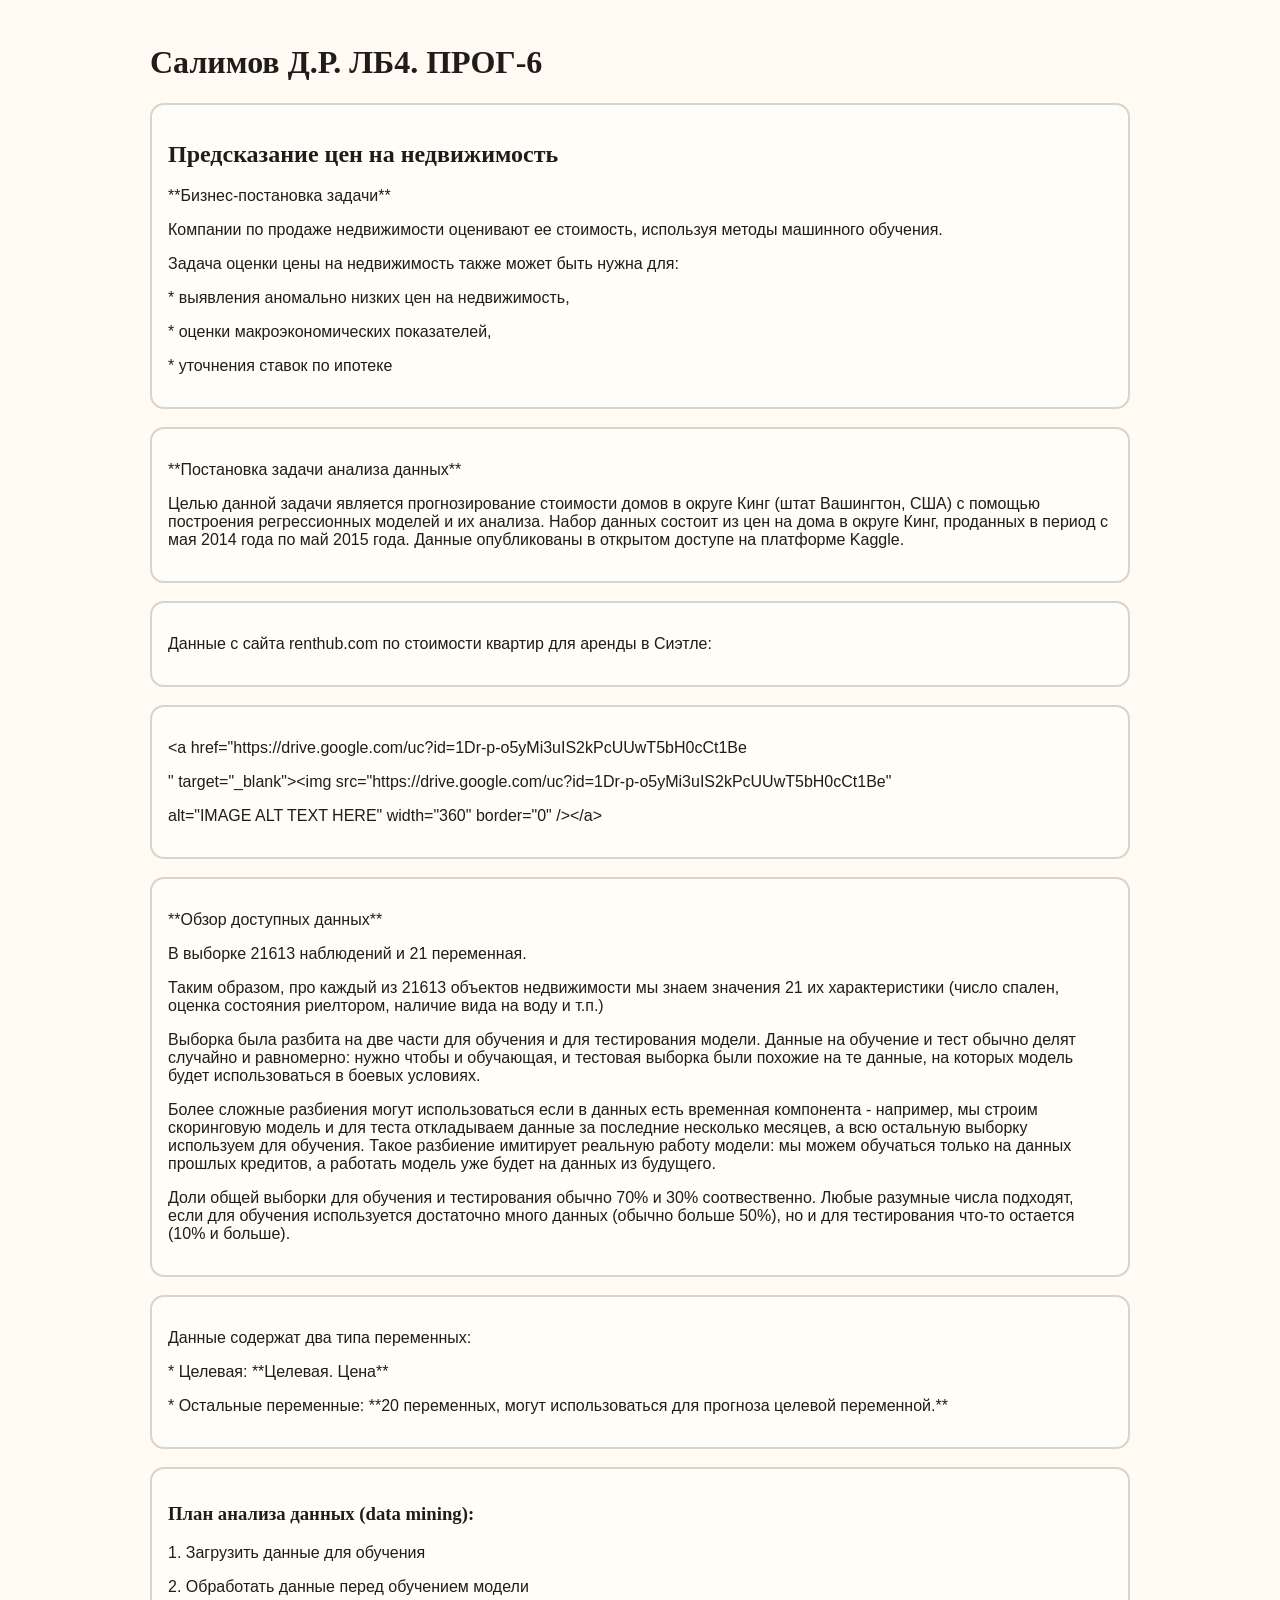
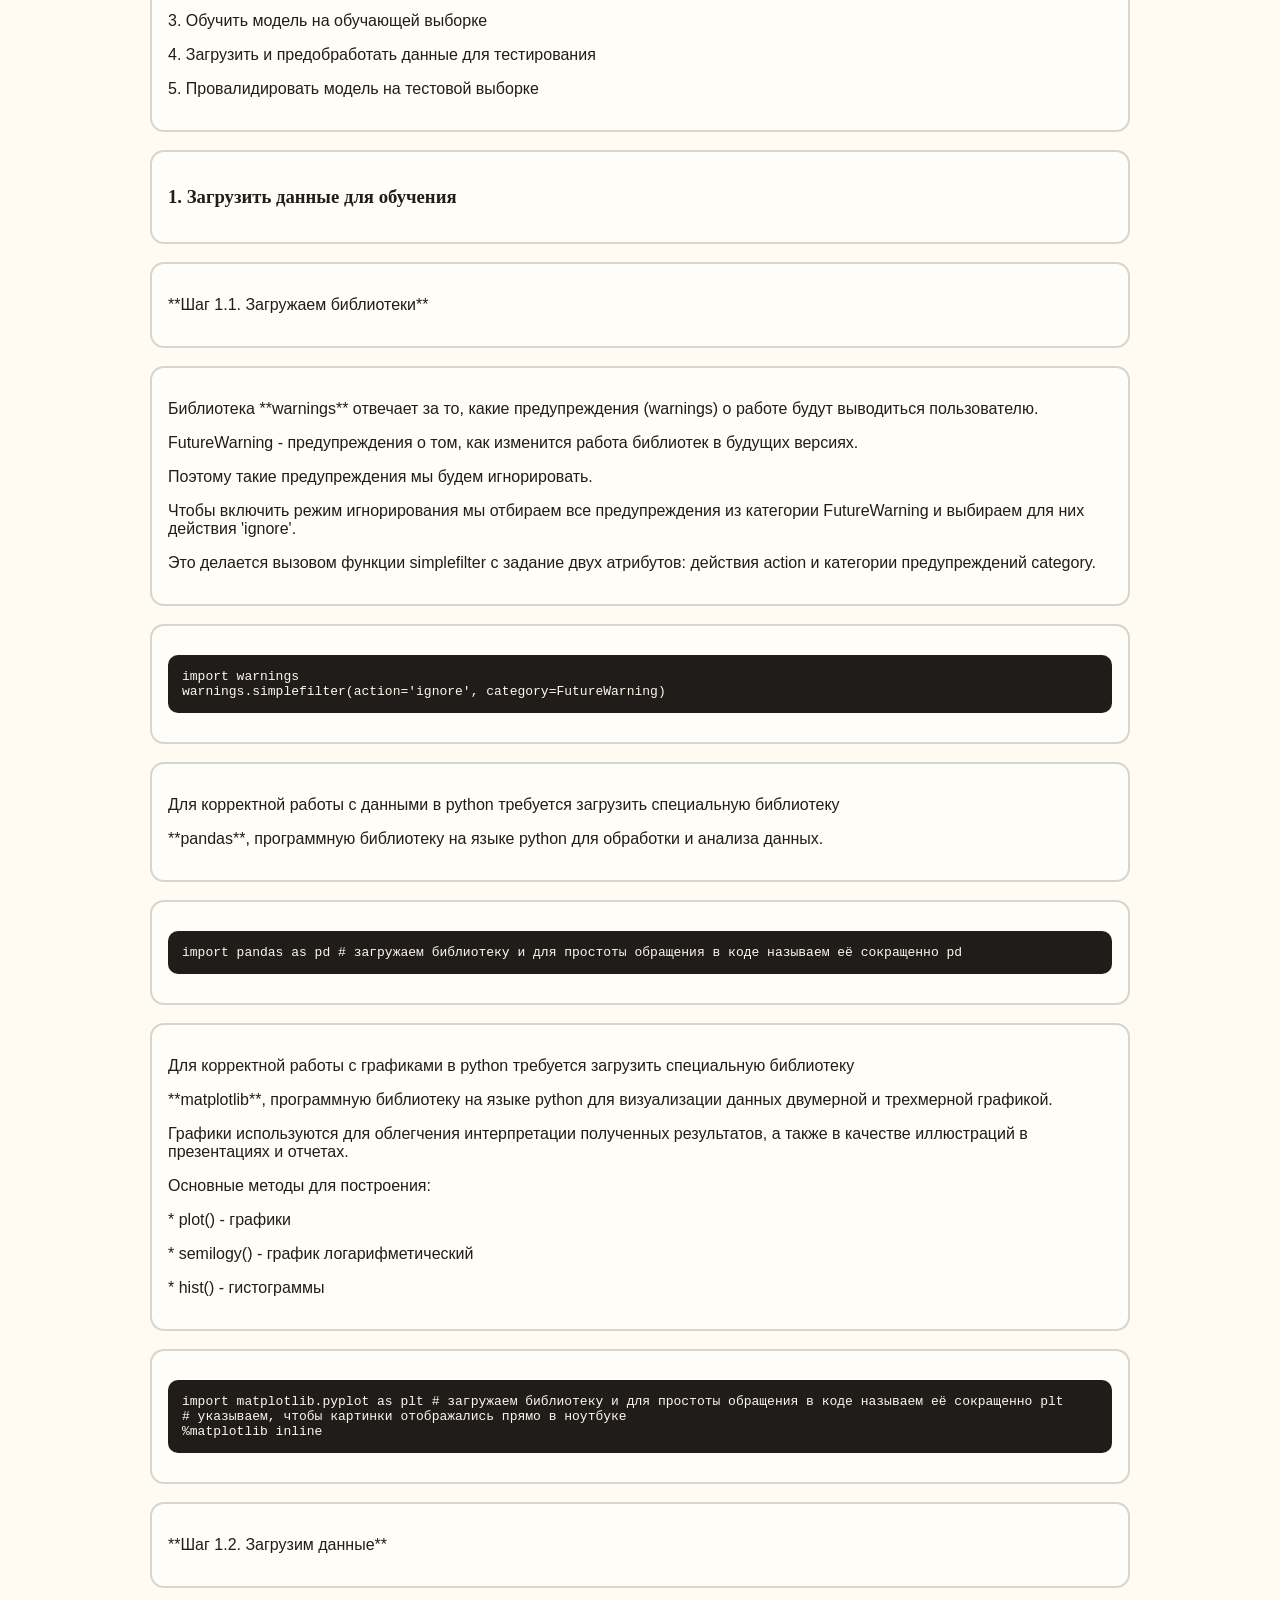
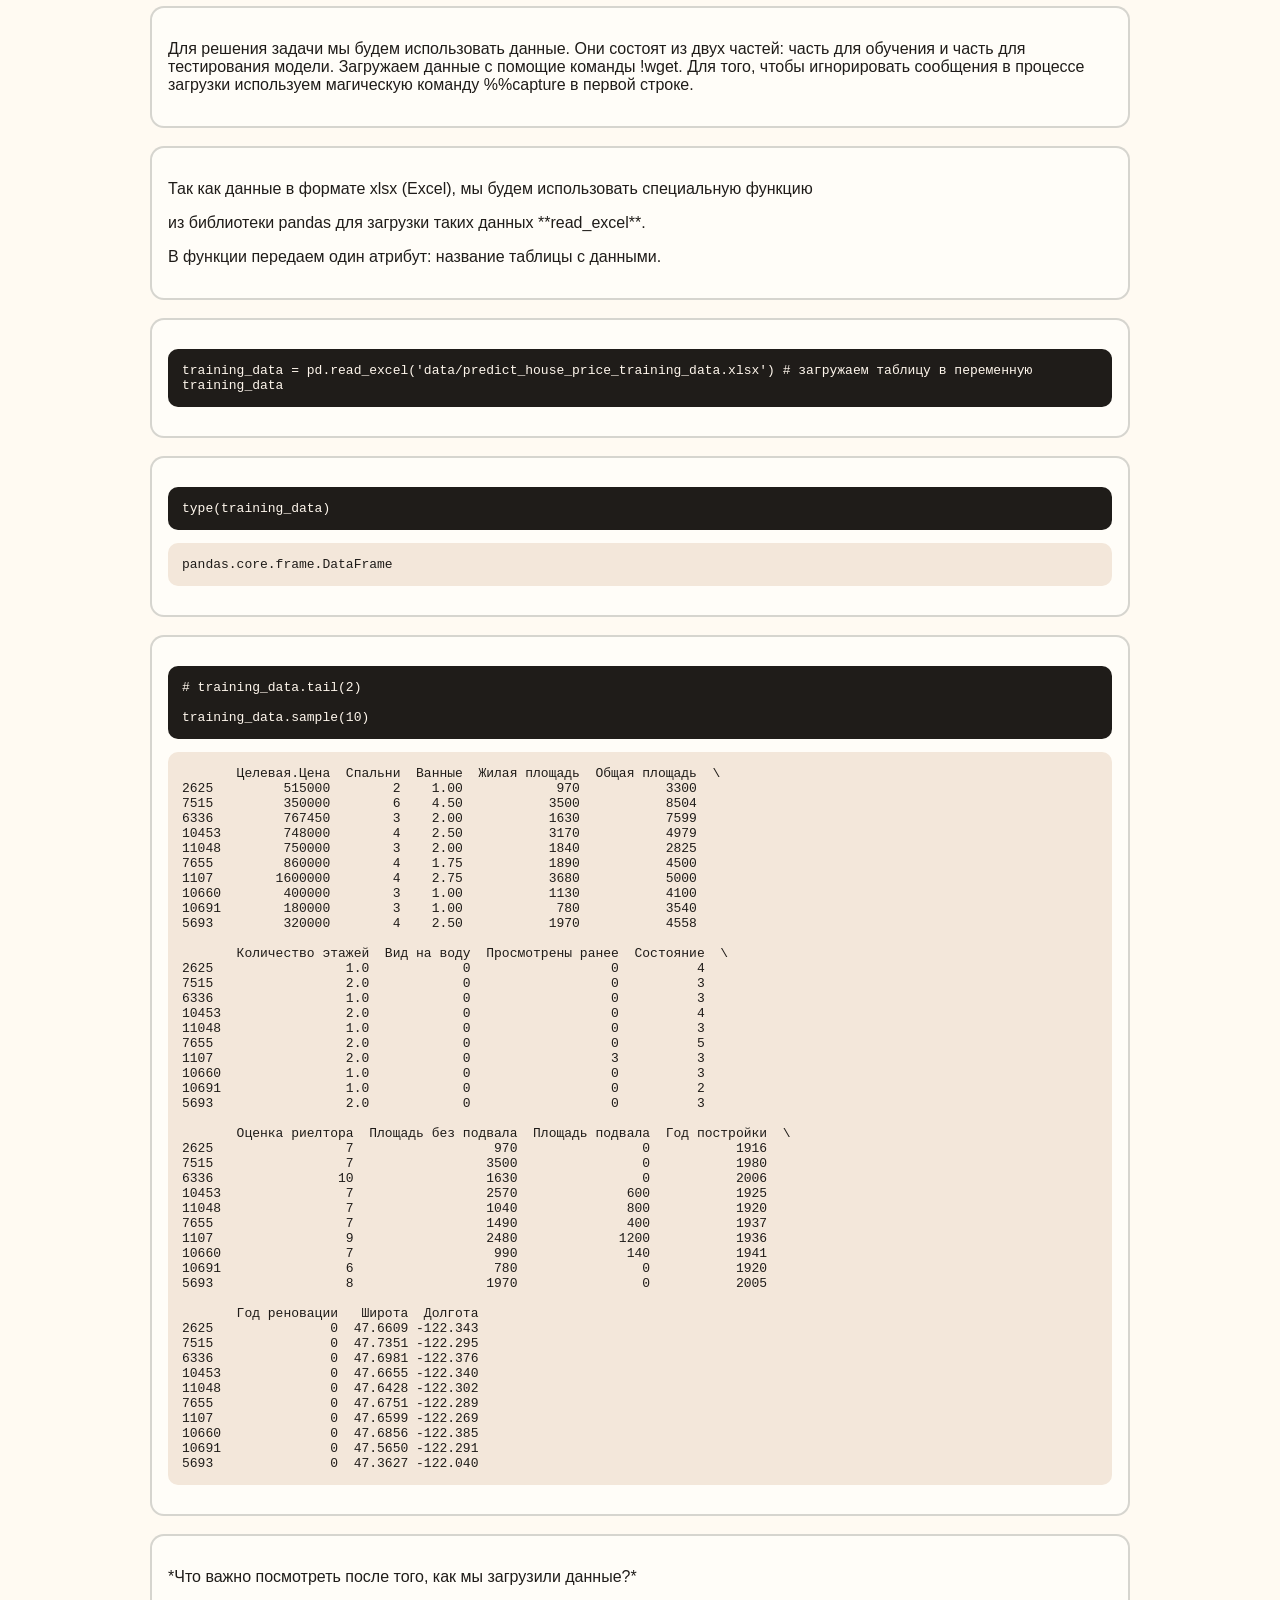
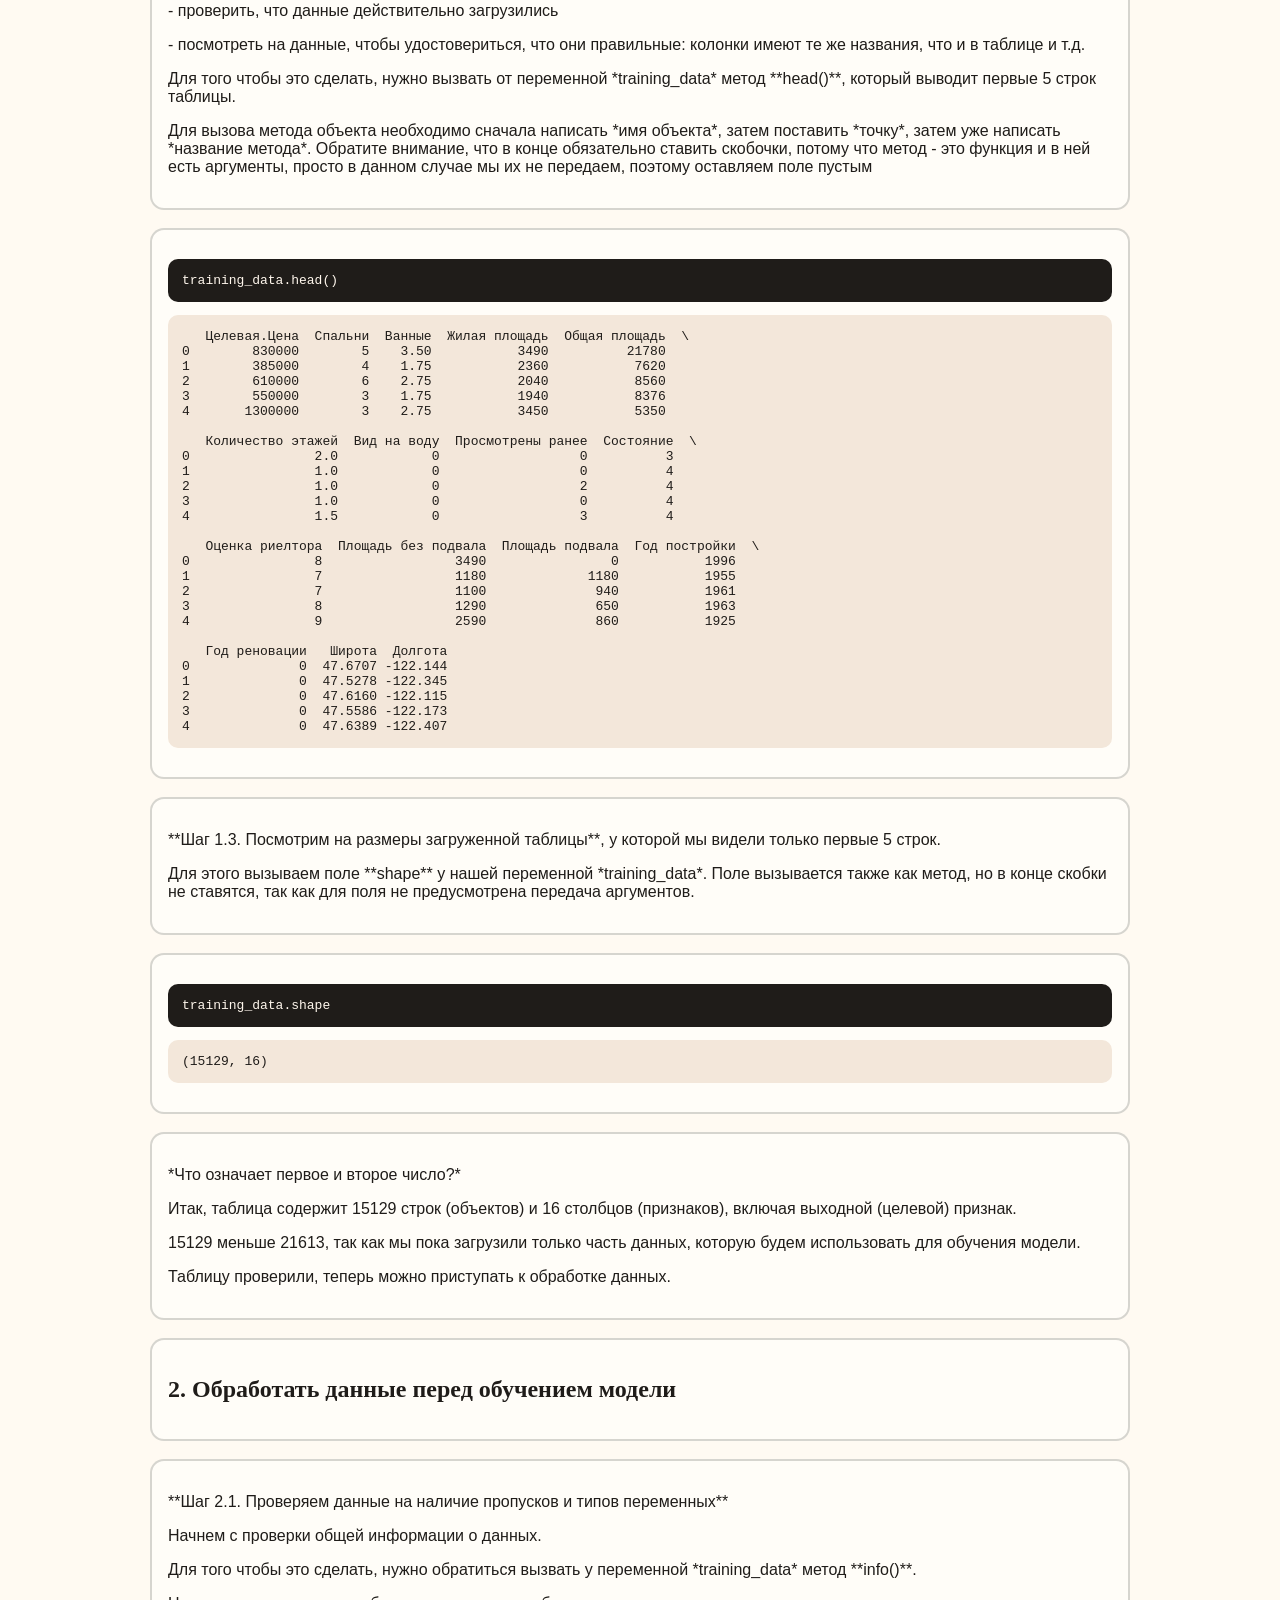
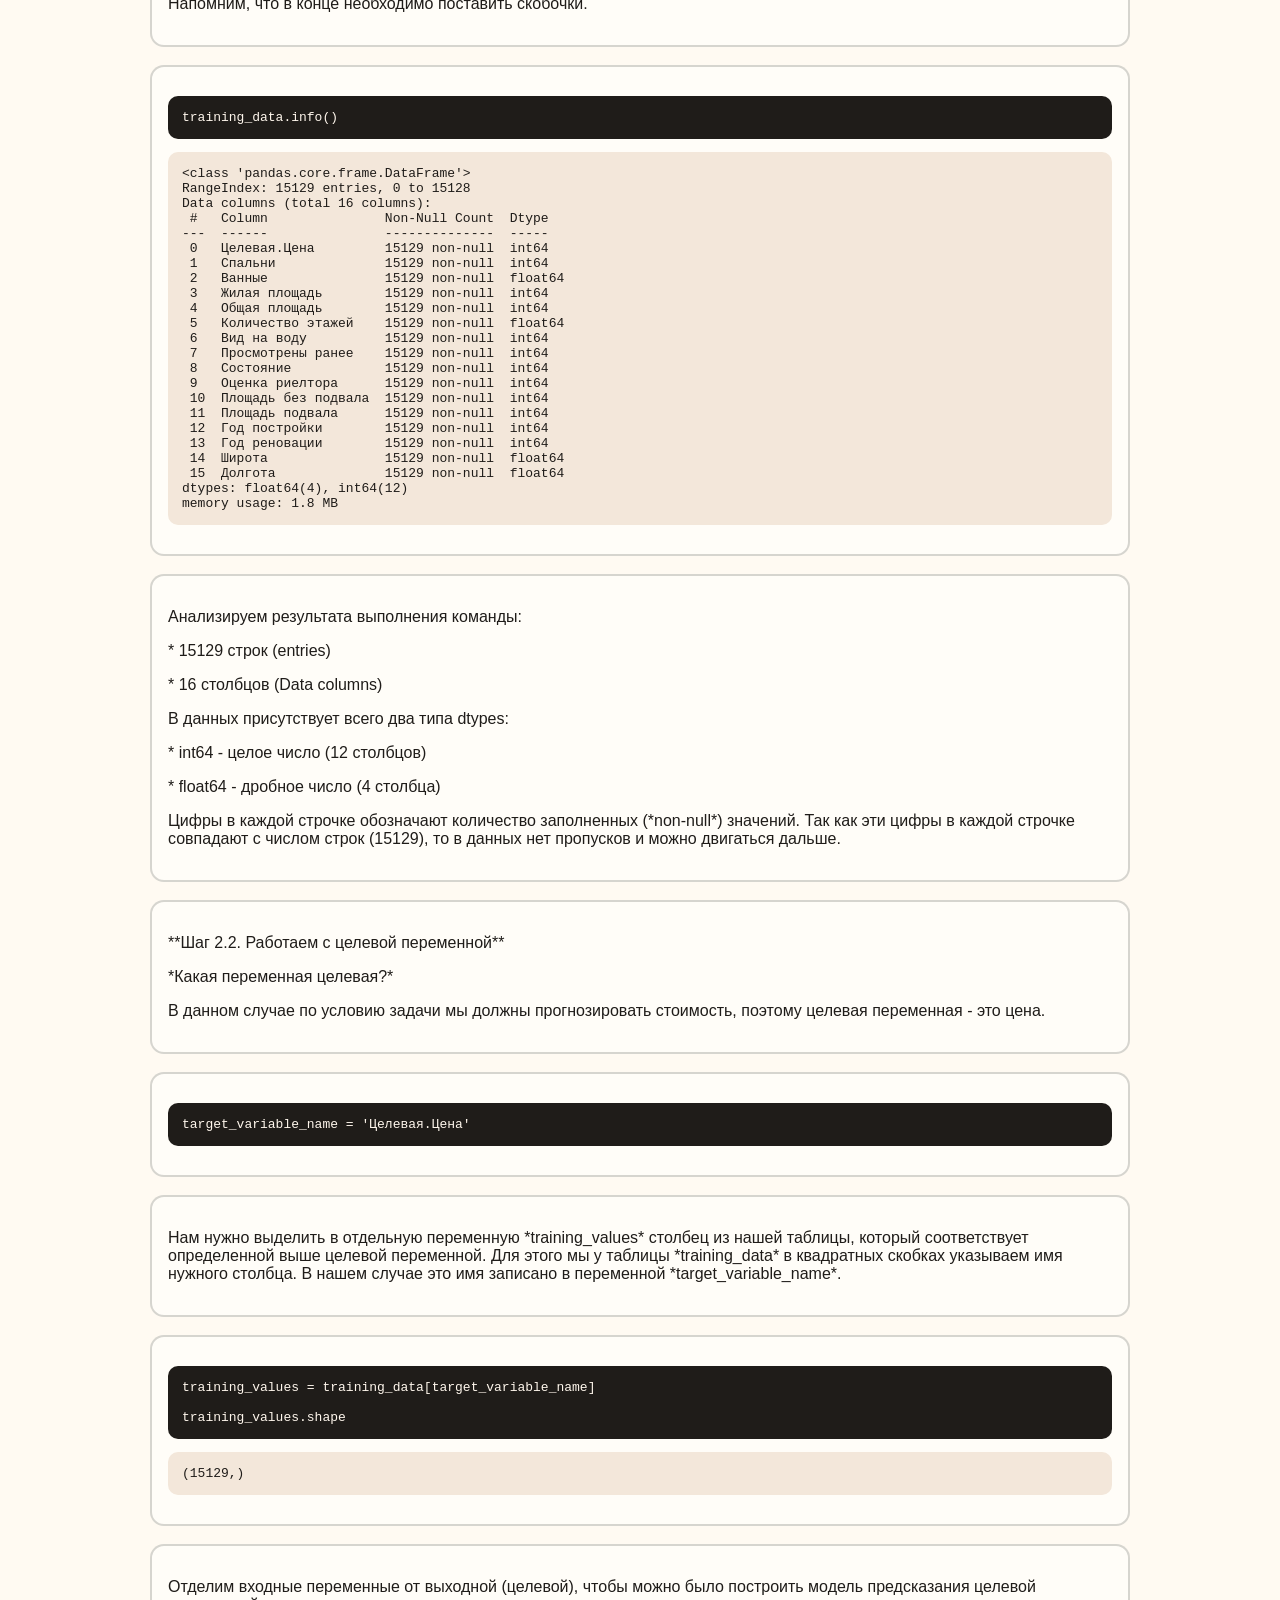
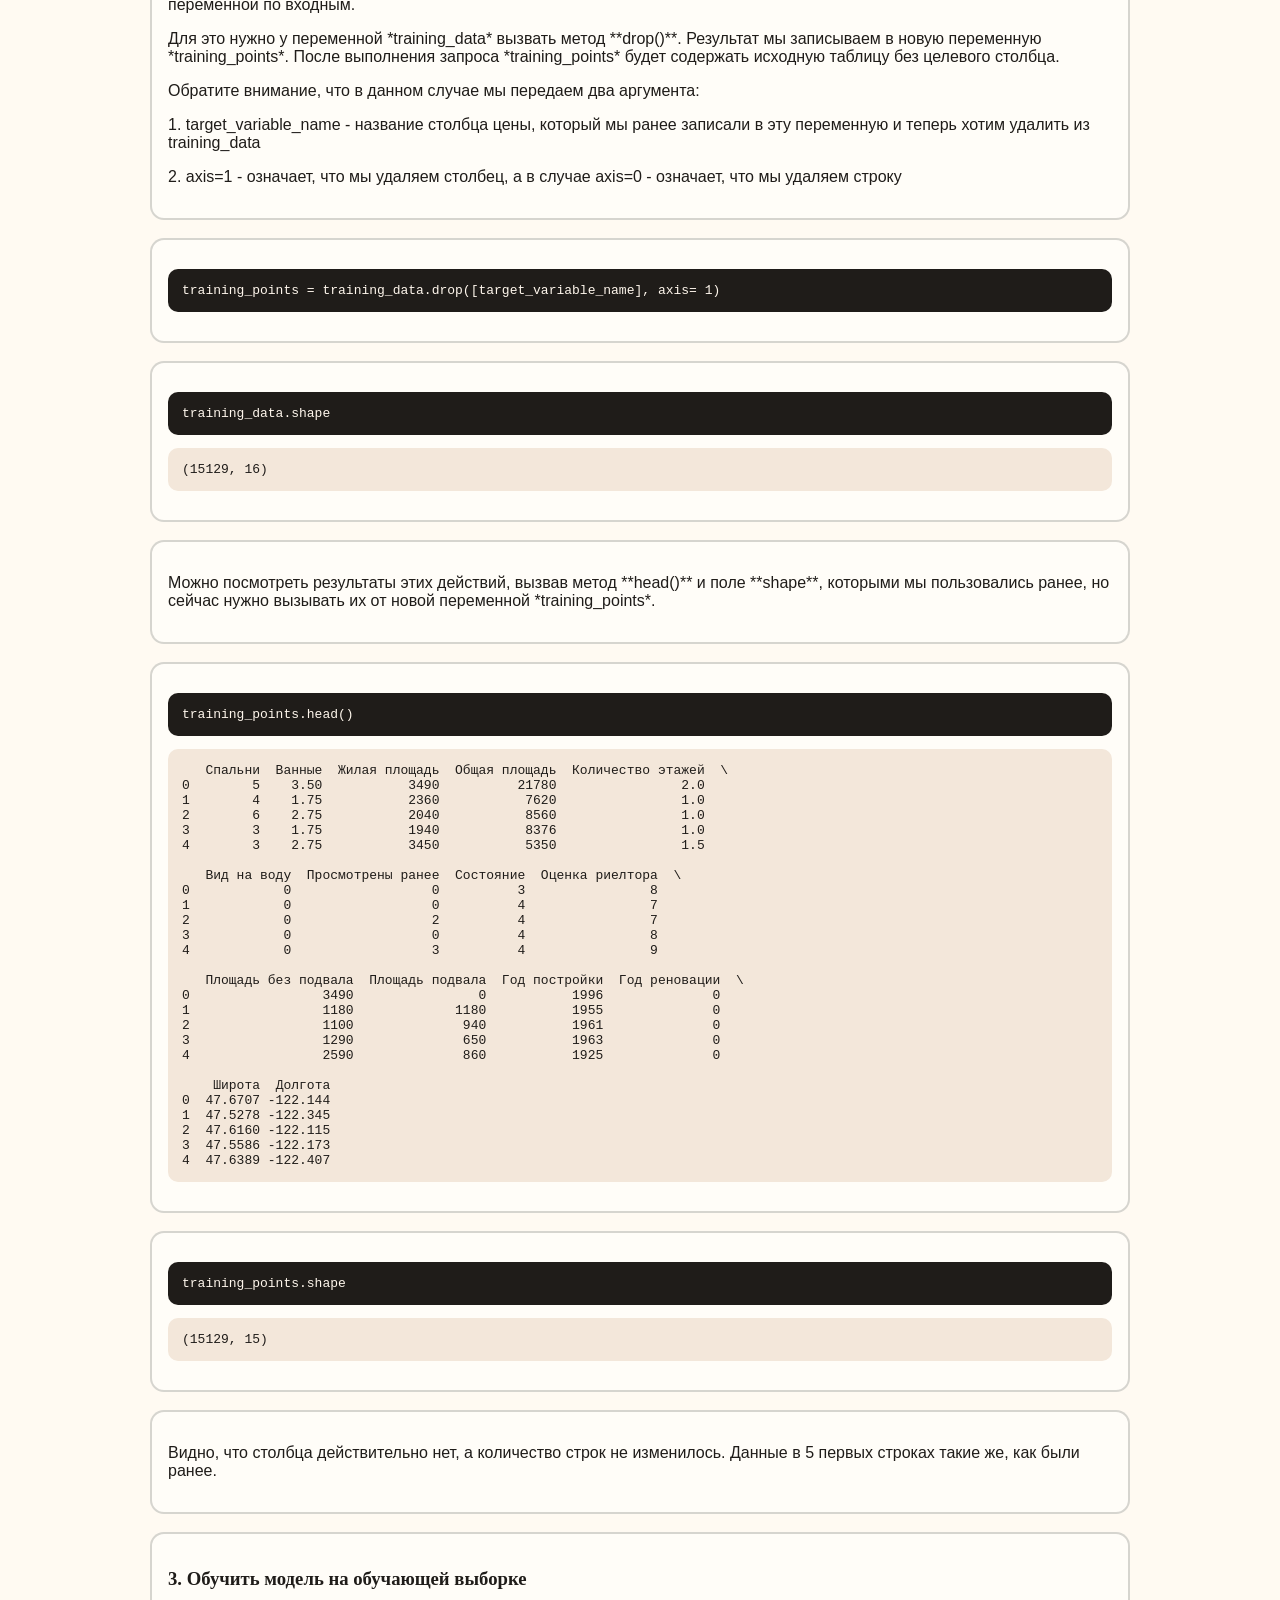
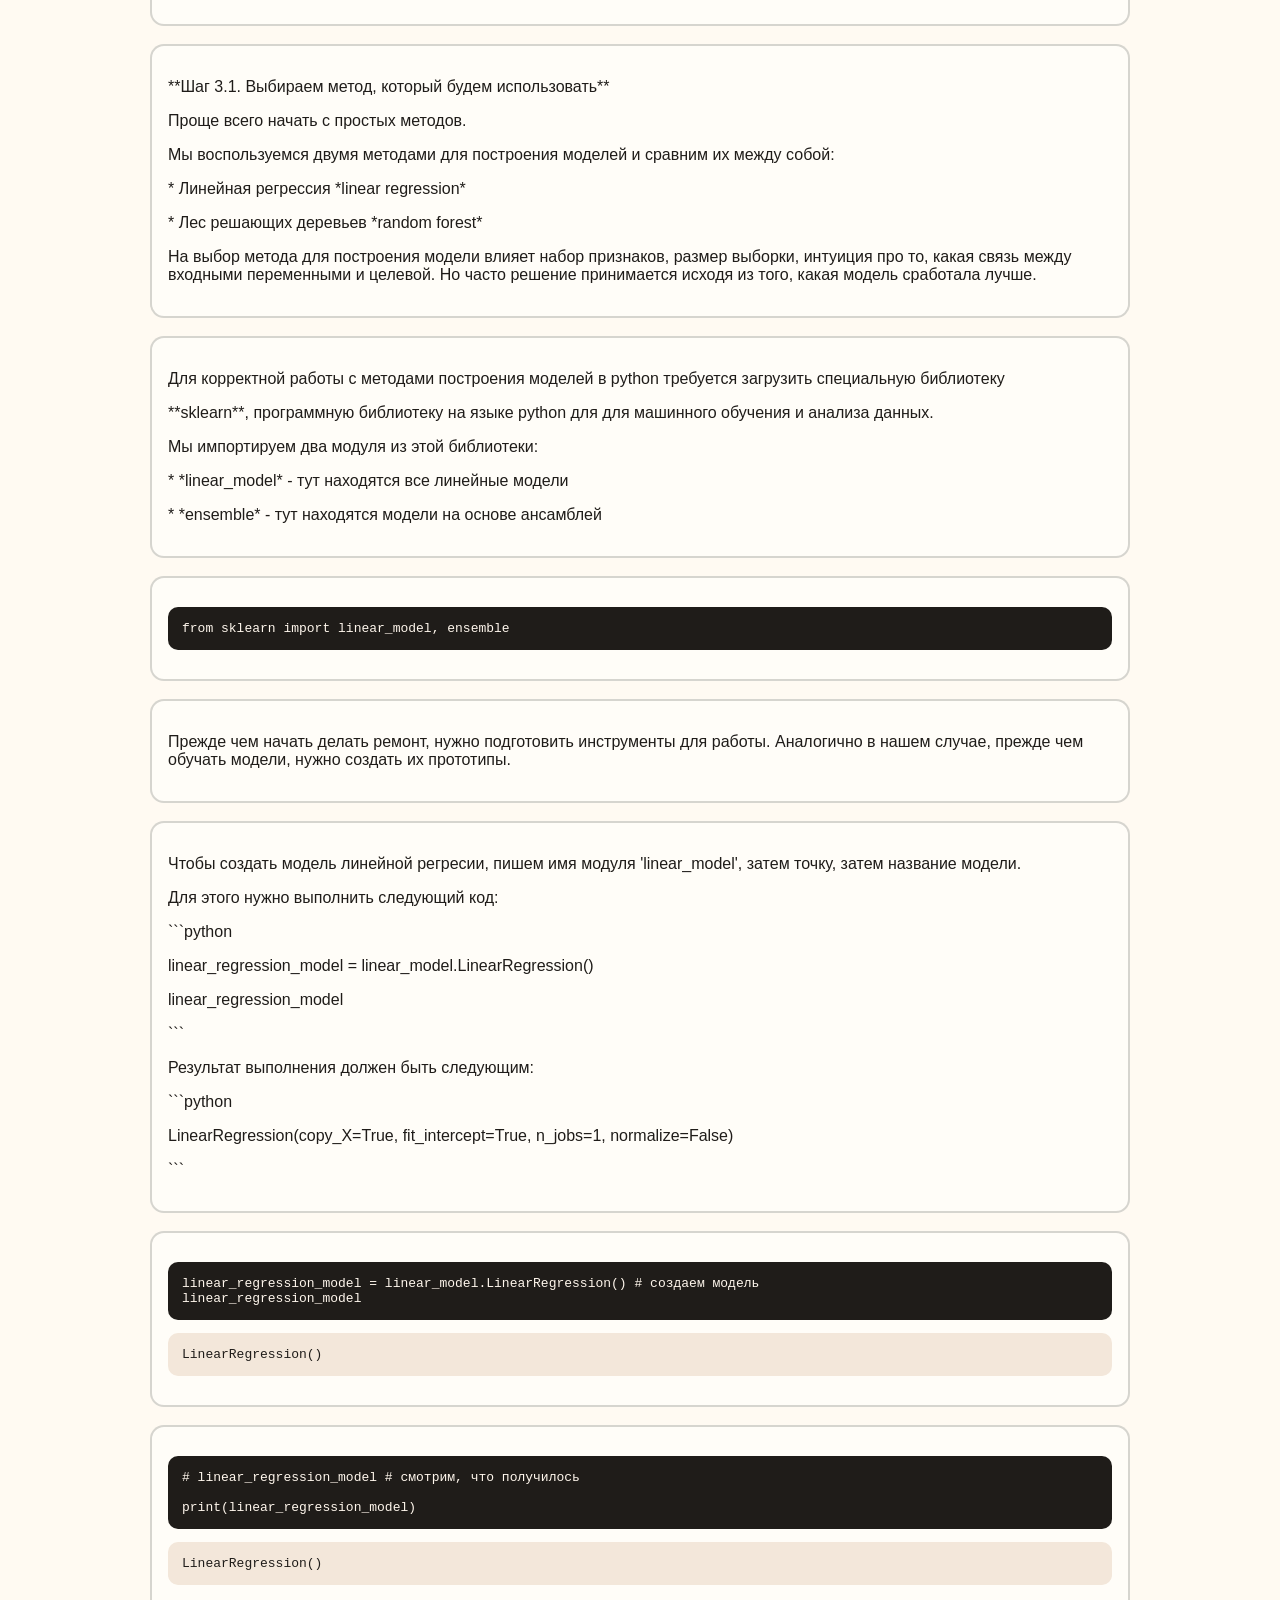
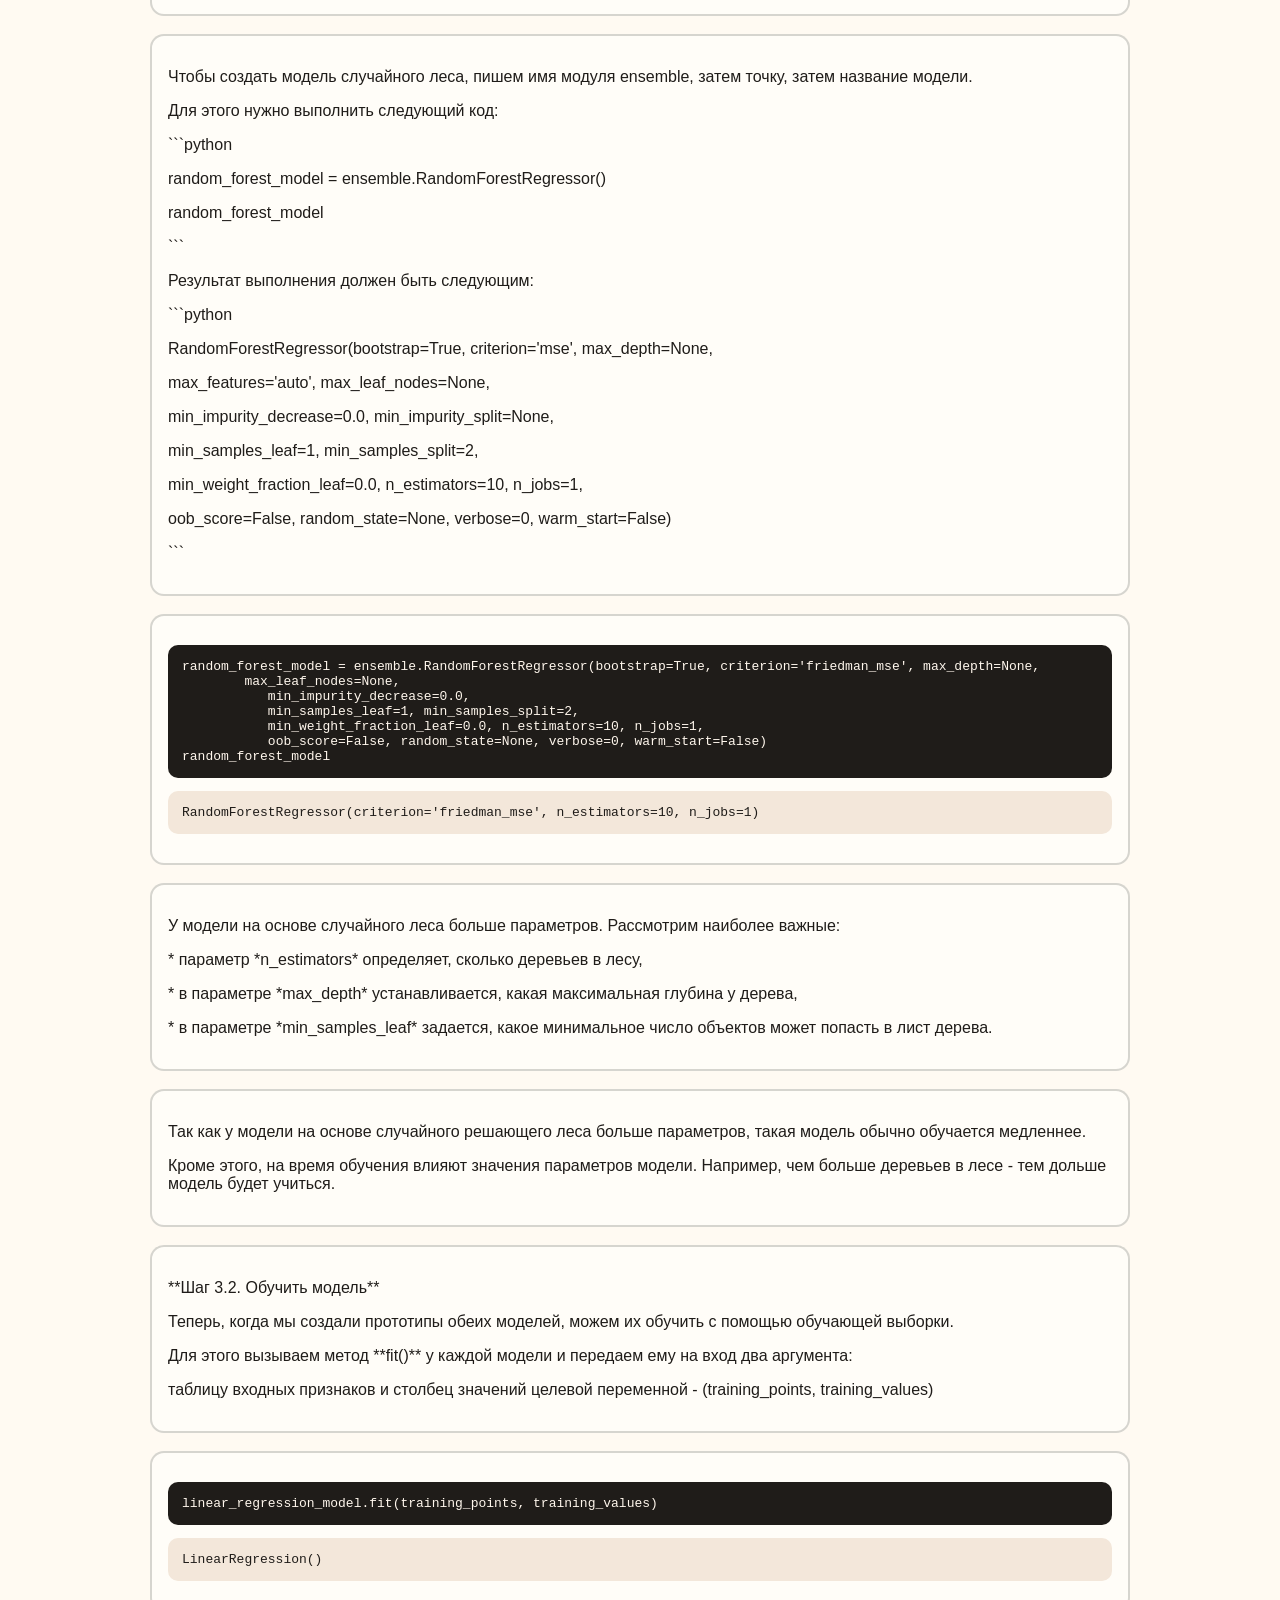
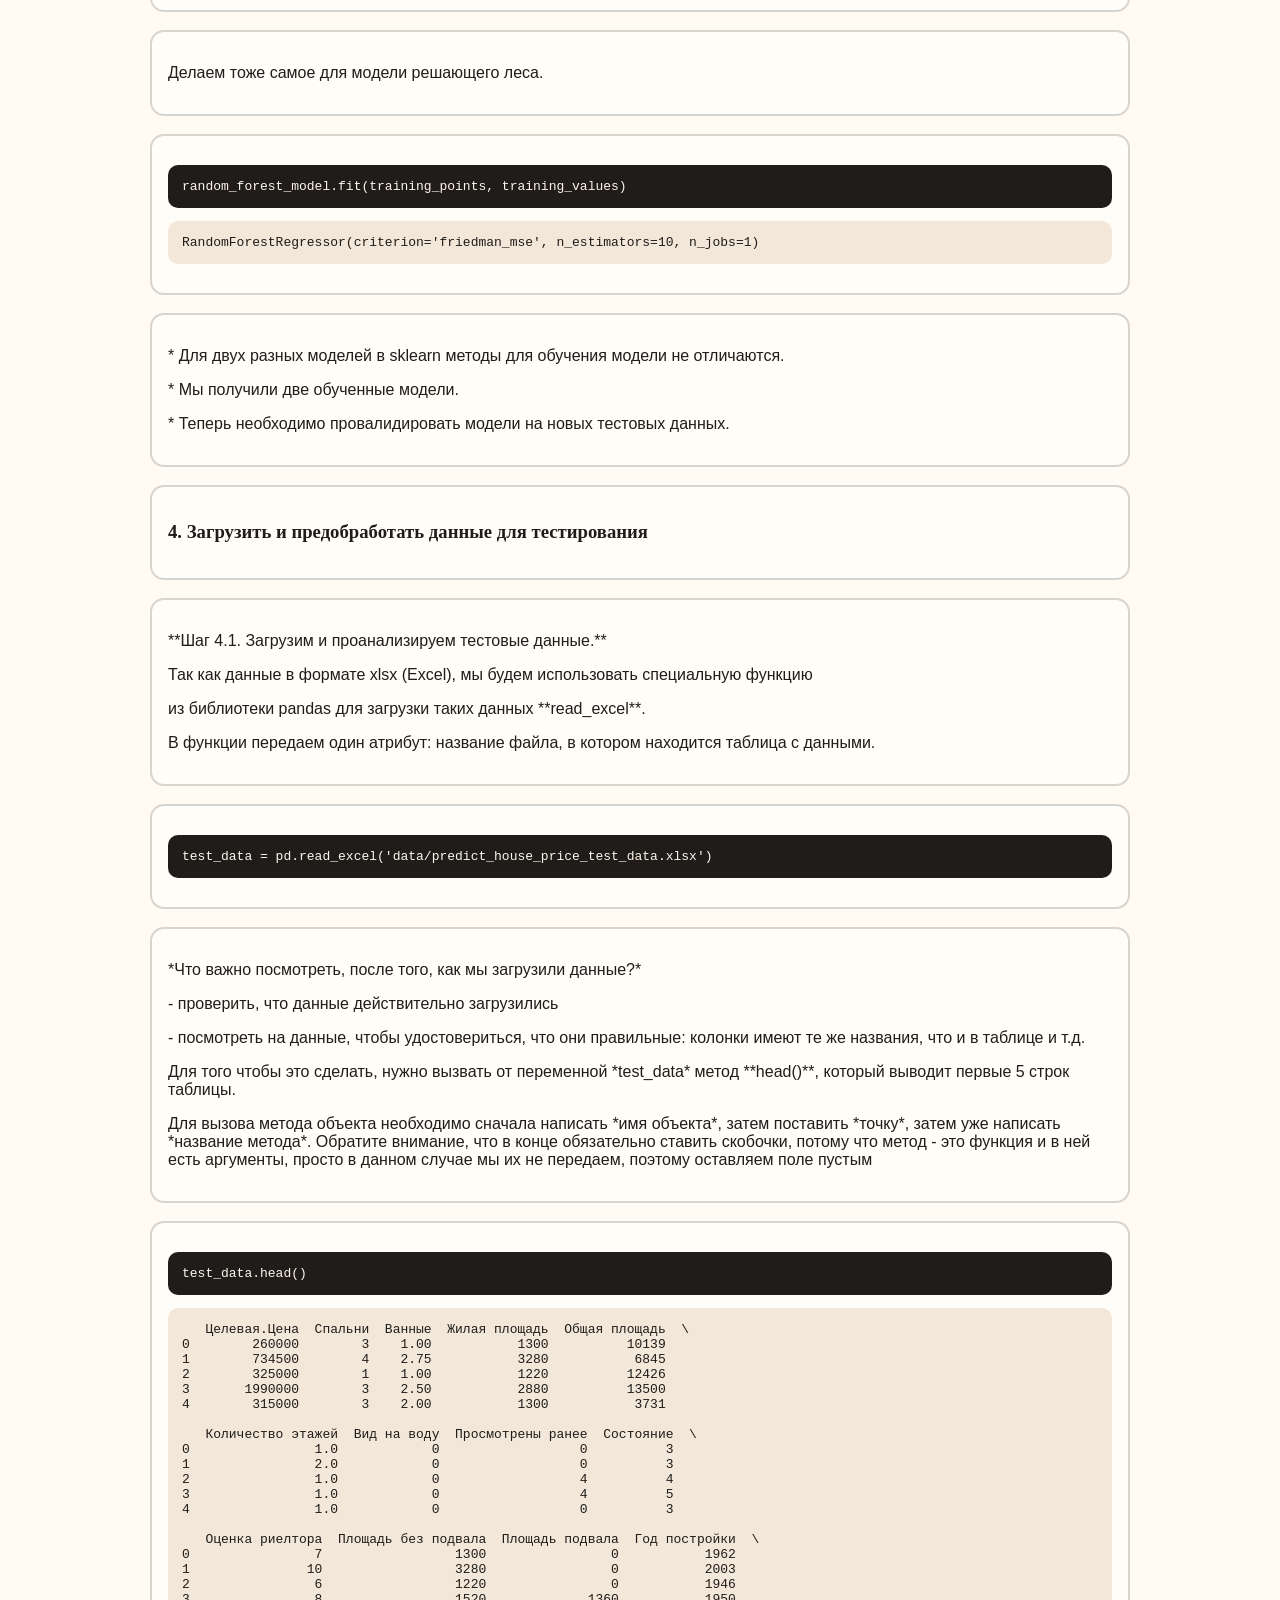
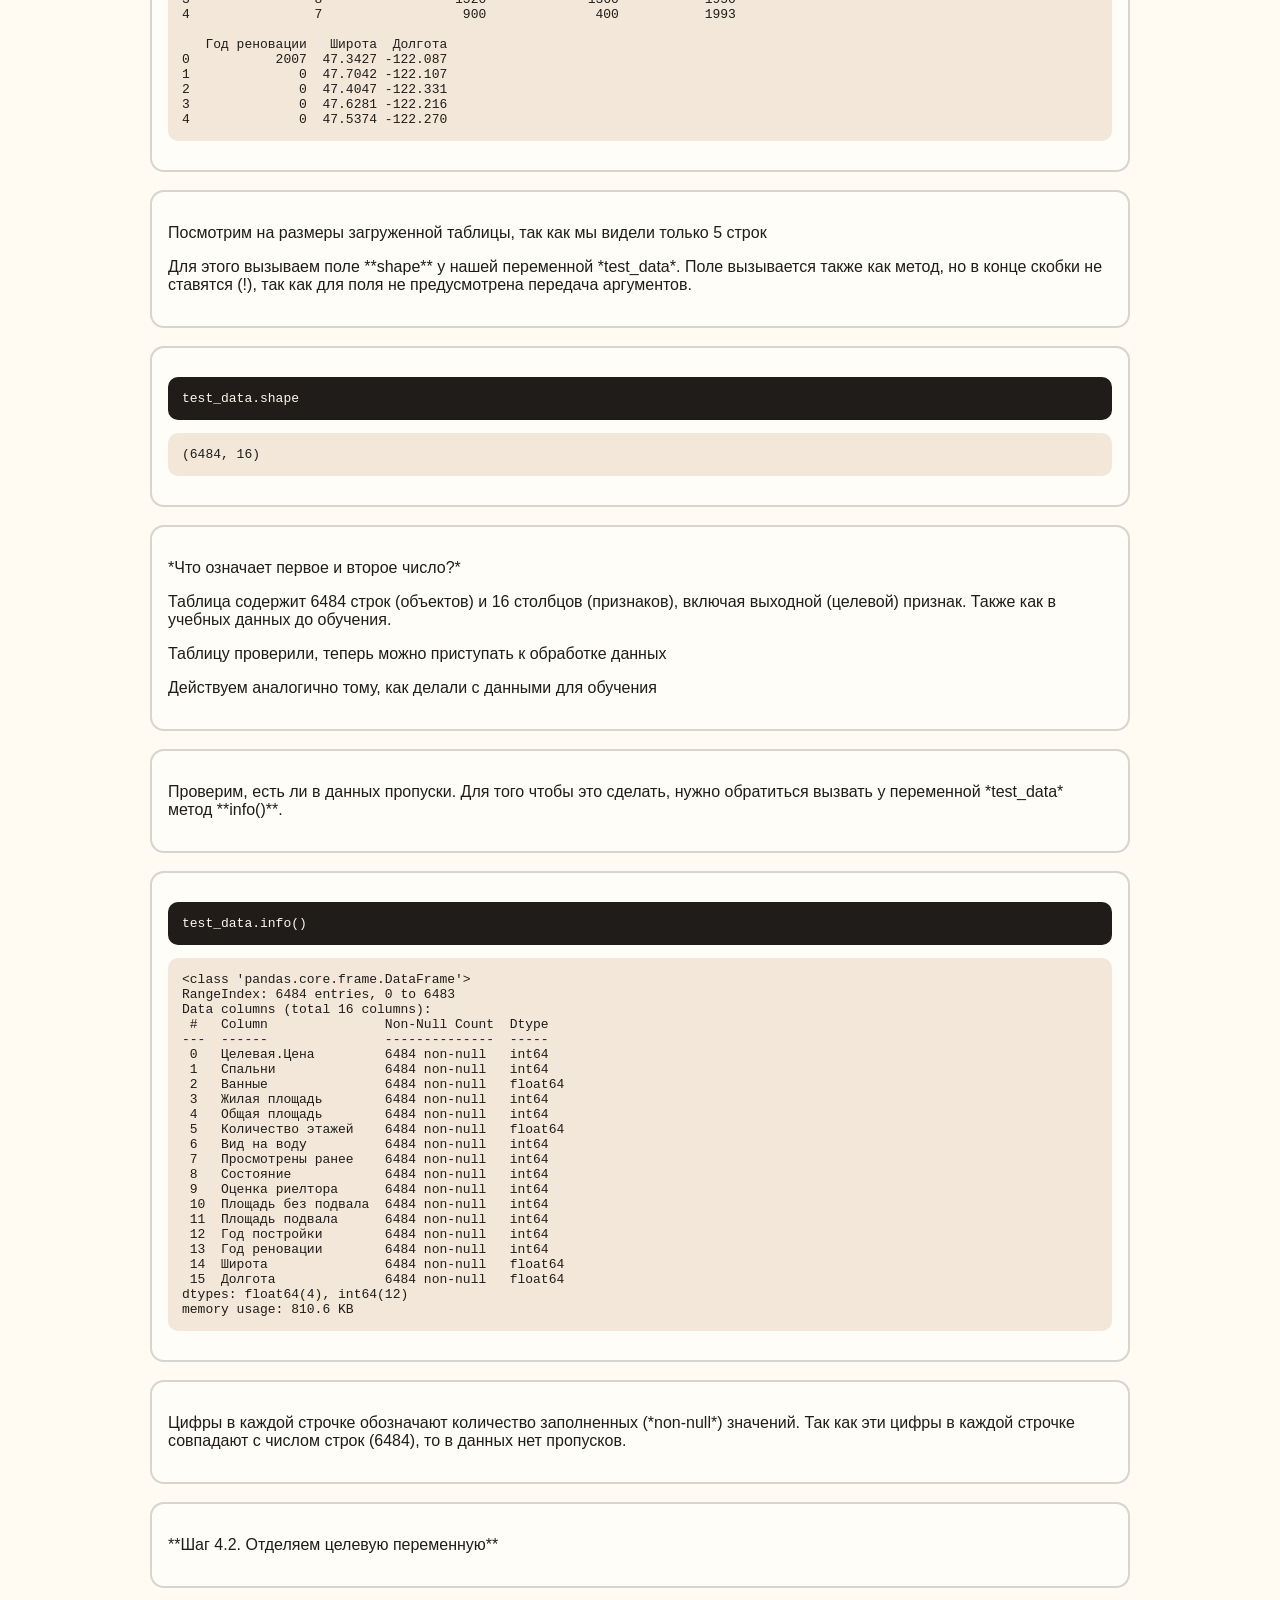
<file: works/3-course/semester-2/prog6 lbs/лб4/Салимов Д.Р. ЛБ4. ПРОГ-6.html>
<!DOCTYPE html>
<html lang="ru">
<head>
  <meta charset="UTF-8">
  <meta name="viewport" content="width=device-width, initial-scale=1.0">
  <title>Салимов Д.Р. ЛБ4. ПРОГ-6</title>
  <style>
    body { margin: 0; padding: 24px; color: #1f1c19; background: #fffaf2; font-family: Verdana, sans-serif; }
    main { max-width: 980px; margin: 0 auto; }
    h1, h2, h3, h4, h5 { font-family: Georgia, serif; line-height: 1.12; }
    .cell { margin: 0 0 18px; padding: 16px; border: 2px solid rgba(31, 28, 25, 0.18); border-radius: 14px; background: #fffdf8; }
    pre { overflow: auto; white-space: pre-wrap; word-break: break-word; }
    .code { background: #1f1c19; color: #fff7ed; padding: 14px; border-radius: 10px; }
    .output { background: #f3e7da; padding: 14px; border-radius: 10px; }
    .output-image { max-width: 100%; border-radius: 10px; }
  </style>
</head>
<body>
  <main>
    <h1>Салимов Д.Р. ЛБ4. ПРОГ-6</h1>
    <section class="cell"><h2>Предсказание цен на недвижимость</h2>
<p>**Бизнес-постановка задачи**</p>
<p>Компании по продаже недвижимости оценивают ее стоимость, используя методы машинного обучения.</p>
<p>Задача оценки цены на недвижимость также может быть нужна для:</p>
<p>* выявления аномально низких цен на недвижимость,</p>
<p>* оценки макроэкономических показателей,</p>
<p>* уточнения ставок по ипотеке</p></section><section class="cell"><p>**Постановка задачи анализа данных**</p>
<p>Целью данной задачи является прогнозирование стоимости домов в округе Кинг (штат Вашингтон, США) с помощью построения регрессионных моделей и их анализа. Набор данных состоит из цен на дома в округе Кинг, проданных в период с мая 2014 года по май 2015 года. Данные опубликованы в открытом доступе на платформе Kaggle.</p></section><section class="cell"><p>Данные с сайта renthub.com по стоимости квартир для аренды в Сиэтле:</p></section><section class="cell"><p>&lt;a href=&quot;https://drive.google.com/uc?id=1Dr-p-o5yMi3uIS2kPcUUwT5bH0cCt1Be</p>
<p>&quot; target=&quot;_blank&quot;&gt;&lt;img src=&quot;https://drive.google.com/uc?id=1Dr-p-o5yMi3uIS2kPcUUwT5bH0cCt1Be&quot;</p>
<p>alt=&quot;IMAGE ALT TEXT HERE&quot; width=&quot;360&quot; border=&quot;0&quot; /&gt;&lt;/a&gt;</p></section><section class="cell"><p>**Обзор доступных данных**</p>
<p>В выборке 21613 наблюдений и 21 переменная.</p>
<p>Таким образом, про каждый из 21613 объектов недвижимости мы знаем значения 21 их характеристики (число спален, оценка состояния риелтором, наличие вида на воду и т.п.)</p>
<p>Выборка была разбита на две части для обучения и для тестирования модели. Данные на обучение и тест обычно делят случайно и равномерно: нужно чтобы и обучающая, и тестовая выборка были похожие на те данные, на которых модель будет использоваться в боевых условиях.</p>
<p>Более сложные разбиения могут использоваться если в данных есть временная компонента - например, мы строим скоринговую модель и для теста откладываем данные за последние несколько месяцев, а всю остальную выборку используем для обучения. Такое разбиение имитирует реальную работу модели: мы можем обучаться только на данных прошлых кредитов, а работать модель уже будет на данных из будущего.</p>
<p>Доли общей выборки для обучения и тестирования обычно 70% и 30% соотвественно. Любые разумные числа подходят, если для обучения используется достаточно много данных (обычно больше 50%), но и для тестирования что-то остается (10% и больше).</p></section><section class="cell"><p>Данные содержат два типа переменных:</p>
<p>* Целевая: **Целевая. Цена**</p>
<p>* Остальные переменные: **20 переменных, могут использоваться для прогноза целевой переменной.**</p></section><section class="cell"><h3>План анализа данных (data mining):</h3>
<p>  1. Загрузить данные для обучения</p>
<p>  2. Обработать данные перед обучением модели</p>
<p>  3. Обучить модель на обучающей выборке</p>
<p>  4. Загрузить и предобработать данные для тестирования</p>
<p>  5. Провалидировать модель на тестовой выборке</p></section><section class="cell"><h3>1. Загрузить данные для обучения</h3></section><section class="cell"><p>**Шаг 1.1. Загружаем библиотеки**</p></section><section class="cell"><p>Библиотека **warnings** отвечает за то, какие предупреждения (warnings) о работе будут выводиться пользователю.</p>
<p>FutureWarning - предупреждения о том, как изменится работа библиотек в будущих версиях.</p>
<p>Поэтому такие предупреждения мы будем игнорировать.</p>
<p>Чтобы включить режим игнорирования мы отбираем все предупреждения из категории FutureWarning и выбираем для них действия &#x27;ignore&#x27;.</p>
<p>Это делается вызовом функции simplefilter c задание двух атрибутов: действия action и категории предупреждений category.</p></section><section class="cell"><pre class="code"><code>import warnings
warnings.simplefilter(action=&#x27;ignore&#x27;, category=FutureWarning)</code></pre></section><section class="cell"><p>Для корректной работы с данными в python требуется загрузить специальную библиотеку</p>
<p>**pandas**, программную библиотеку на языке python для обработки и анализа данных.</p></section><section class="cell"><pre class="code"><code>import pandas as pd # загружаем библиотеку и для простоты обращения в коде называем её сокращенно pd</code></pre></section><section class="cell"><p>Для корректной работы с графиками в python требуется загрузить специальную библиотеку</p>
<p>**matplotlib**, программную библиотеку на языке python для визуализации данных двумерной и трехмерной графикой.</p>
<p>Графики используются для облегчения интерпретации полученных результатов, а также в качестве иллюстраций в презентациях и отчетах.</p>
<p>Основные методы для построения:</p>
<p>* plot() - графики</p>
<p>* semilogy() - график логарифметический</p>
<p>* hist() - гистограммы</p></section><section class="cell"><pre class="code"><code>import matplotlib.pyplot as plt # загружаем библиотеку и для простоты обращения в коде называем её сокращенно plt
# указываем, чтобы картинки отображались прямо в ноутбуке
%matplotlib inline</code></pre></section><section class="cell"><p>**Шаг 1.2. Загрузим данные**</p></section><section class="cell"><p>Для решения задачи мы будем использовать данные. Они состоят из двух частей: часть для обучения и часть для тестирования модели. Загружаем данные с помощие команды !wget. Для того, чтобы игнорировать сообщения в процессе загрузки используем магическую команду %%capture в первой строке.</p></section><section class="cell"><p>Так как данные в формате xlsx (Excel), мы будем использовать специальную функцию</p>
<p>из библиотеки pandas для загрузки таких данных **read_excel**.</p>
<p>В функции передаем один атрибут: название таблицы с данными.</p></section><section class="cell"><pre class="code"><code>training_data = pd.read_excel(&#x27;data/predict_house_price_training_data.xlsx&#x27;) # загружаем таблицу в переменную training_data</code></pre></section><section class="cell"><pre class="code"><code>type(training_data)</code></pre>
<pre class="output">pandas.core.frame.DataFrame</pre></section><section class="cell"><pre class="code"><code># training_data.tail(2)

training_data.sample(10)</code></pre>
<pre class="output">       Целевая.Цена  Спальни  Ванные  Жилая площадь  Общая площадь  \
2625         515000        2    1.00            970           3300   
7515         350000        6    4.50           3500           8504   
6336         767450        3    2.00           1630           7599   
10453        748000        4    2.50           3170           4979   
11048        750000        3    2.00           1840           2825   
7655         860000        4    1.75           1890           4500   
1107        1600000        4    2.75           3680           5000   
10660        400000        3    1.00           1130           4100   
10691        180000        3    1.00            780           3540   
5693         320000        4    2.50           1970           4558   

       Количество этажей  Вид на воду  Просмотрены ранее  Состояние  \
2625                 1.0            0                  0          4   
7515                 2.0            0                  0          3   
6336                 1.0            0                  0          3   
10453                2.0            0                  0          4   
11048                1.0            0                  0          3   
7655                 2.0            0                  0          5   
1107                 2.0            0                  3          3   
10660                1.0            0                  0          3   
10691                1.0            0                  0          2   
5693                 2.0            0                  0          3   

       Оценка риелтора  Площадь без подвала  Площадь подвала  Год постройки  \
2625                 7                  970                0           1916   
7515                 7                 3500                0           1980   
6336                10                 1630                0           2006   
10453                7                 2570              600           1925   
11048                7                 1040              800           1920   
7655                 7                 1490              400           1937   
1107                 9                 2480             1200           1936   
10660                7                  990              140           1941   
10691                6                  780                0           1920   
5693                 8                 1970                0           2005   

       Год реновации   Широта  Долгота  
2625               0  47.6609 -122.343  
7515               0  47.7351 -122.295  
6336               0  47.6981 -122.376  
10453              0  47.6655 -122.340  
11048              0  47.6428 -122.302  
7655               0  47.6751 -122.289  
1107               0  47.6599 -122.269  
10660              0  47.6856 -122.385  
10691              0  47.5650 -122.291  
5693               0  47.3627 -122.040  </pre></section><section class="cell"><p>*Что важно посмотреть после того, как мы загрузили данные?*</p>
<p>- проверить, что данные действительно загрузились</p>
<p>- посмотреть на данные, чтобы удостовериться, что они правильные: колонки имеют те же названия, что и в таблице и т.д.</p>
<p>Для того чтобы это сделать, нужно вызвать от переменной *training_data* метод **head()**, который выводит первые 5 строк таблицы.</p>
<p>Для вызова метода объекта необходимо сначала написать *имя объекта*, затем поставить *точку*, затем уже написать *название метода*. Обратите внимание, что в конце обязательно ставить скобочки, потому что метод - это функция и в ней есть аргументы, просто в данном случае мы их не передаем, поэтому оставляем поле пустым</p></section><section class="cell"><pre class="code"><code>training_data.head()</code></pre>
<pre class="output">   Целевая.Цена  Спальни  Ванные  Жилая площадь  Общая площадь  \
0        830000        5    3.50           3490          21780   
1        385000        4    1.75           2360           7620   
2        610000        6    2.75           2040           8560   
3        550000        3    1.75           1940           8376   
4       1300000        3    2.75           3450           5350   

   Количество этажей  Вид на воду  Просмотрены ранее  Состояние  \
0                2.0            0                  0          3   
1                1.0            0                  0          4   
2                1.0            0                  2          4   
3                1.0            0                  0          4   
4                1.5            0                  3          4   

   Оценка риелтора  Площадь без подвала  Площадь подвала  Год постройки  \
0                8                 3490                0           1996   
1                7                 1180             1180           1955   
2                7                 1100              940           1961   
3                8                 1290              650           1963   
4                9                 2590              860           1925   

   Год реновации   Широта  Долгота  
0              0  47.6707 -122.144  
1              0  47.5278 -122.345  
2              0  47.6160 -122.115  
3              0  47.5586 -122.173  
4              0  47.6389 -122.407  </pre></section><section class="cell"><p>**Шаг 1.3. Посмотрим на размеры загруженной таблицы**, у которой мы видели только первые 5 строк.</p>
<p>Для этого вызываем поле **shape** у нашей переменной *training_data*. Поле вызывается также как метод, но в конце скобки не ставятся, так как для поля не предусмотрена передача аргументов.  </p></section><section class="cell"><pre class="code"><code>training_data.shape</code></pre>
<pre class="output">(15129, 16)</pre></section><section class="cell"><p>*Что означает первое и второе число?*</p>
<p>Итак, таблица содержит 15129 строк (объектов) и 16 столбцов (признаков), включая выходной (целевой) признак.</p>
<p>15129 меньше 21613, так как мы пока загрузили только часть данных, которую будем использовать для обучения модели.</p>
<p>Таблицу проверили, теперь можно приступать к обработке данных.</p></section><section class="cell"><h2>2. Обработать данные перед обучением модели</h2></section><section class="cell"><p>**Шаг 2.1. Проверяем данные на наличие пропусков и типов переменных**</p>
<p>Начнем с проверки общей информации о данных.</p>
<p>Для того чтобы это сделать, нужно обратиться вызвать у переменной *training_data* метод **info()**.</p>
<p>Напомним, что в конце необходимо поставить скобочки.</p></section><section class="cell"><pre class="code"><code>training_data.info()</code></pre>
<pre class="output">&lt;class &#x27;pandas.core.frame.DataFrame&#x27;&gt;
RangeIndex: 15129 entries, 0 to 15128
Data columns (total 16 columns):
 #   Column               Non-Null Count  Dtype  
---  ------               --------------  -----  
 0   Целевая.Цена         15129 non-null  int64  
 1   Спальни              15129 non-null  int64  
 2   Ванные               15129 non-null  float64
 3   Жилая площадь        15129 non-null  int64  
 4   Общая площадь        15129 non-null  int64  
 5   Количество этажей    15129 non-null  float64
 6   Вид на воду          15129 non-null  int64  
 7   Просмотрены ранее    15129 non-null  int64  
 8   Состояние            15129 non-null  int64  
 9   Оценка риелтора      15129 non-null  int64  
 10  Площадь без подвала  15129 non-null  int64  
 11  Площадь подвала      15129 non-null  int64  
 12  Год постройки        15129 non-null  int64  
 13  Год реновации        15129 non-null  int64  
 14  Широта               15129 non-null  float64
 15  Долгота              15129 non-null  float64
dtypes: float64(4), int64(12)
memory usage: 1.8 MB
</pre></section><section class="cell"><p>Анализируем результата выполнения команды:</p>
<p>* 15129 строк (entries)</p>
<p>* 16 столбцов (Data columns)</p>
<p>В данных присутствует всего два типа dtypes:</p>
<p>* int64 - целое число  (12 столбцов)</p>
<p>* float64 - дробное число (4 столбца)</p>
<p>Цифры в каждой строчке обозначают количество заполненных (*non-null*) значений. Так как эти цифры в каждой строчке совпадают с числом строк (15129), то в данных нет пропусков и можно двигаться дальше.</p></section><section class="cell"><p>**Шаг 2.2. Работаем с целевой переменной**</p>
<p>*Какая переменная целевая?*</p>
<p>В данном случае по условию задачи мы должны прогнозировать стоимость, поэтому целевая переменная - это цена.</p></section><section class="cell"><pre class="code"><code>target_variable_name = &#x27;Целевая.Цена&#x27;</code></pre></section><section class="cell"><p>Нам нужно выделить в отдельную переменную *training_values* столбец из нашей таблицы, который соответствует определенной выше целевой переменной. Для этого мы у таблицы *training_data* в квадратных скобках указываем имя нужного столбца. В нашем случае это имя записано в переменной *target_variable_name*.</p></section><section class="cell"><pre class="code"><code>training_values = training_data[target_variable_name]

training_values.shape</code></pre>
<pre class="output">(15129,)</pre></section><section class="cell"><p>Отделим входные переменные от выходной (целевой), чтобы можно было построить модель предсказания целевой переменной по входным.</p>
<p>Для это нужно у переменной *training_data* вызвать метод **drop()**. Результат мы записываем в новую переменную *training_points*. После выполнения запроса *training_points* будет содержать исходную таблицу без целевого столбца.</p>
<p>Обратите внимание, что в данном случае мы передаем два аргумента:</p>
<p>    1. target_variable_name - название столбца цены, который мы ранее записали в эту переменную и теперь хотим удалить из training_data</p>
<p>    2. axis=1 - означает, что мы удаляем столбец, а в случае axis=0 - означает, что мы удаляем строку</p></section><section class="cell"><pre class="code"><code>training_points = training_data.drop([target_variable_name], axis= 1)</code></pre></section><section class="cell"><pre class="code"><code>training_data.shape</code></pre>
<pre class="output">(15129, 16)</pre></section><section class="cell"><p>Можно посмотреть результаты этих действий, вызвав метод **head()** и поле **shape**, которыми мы пользовались ранее, но сейчас нужно вызывать их от новой переменной *training_points*.</p></section><section class="cell"><pre class="code"><code>training_points.head()</code></pre>
<pre class="output">   Спальни  Ванные  Жилая площадь  Общая площадь  Количество этажей  \
0        5    3.50           3490          21780                2.0   
1        4    1.75           2360           7620                1.0   
2        6    2.75           2040           8560                1.0   
3        3    1.75           1940           8376                1.0   
4        3    2.75           3450           5350                1.5   

   Вид на воду  Просмотрены ранее  Состояние  Оценка риелтора  \
0            0                  0          3                8   
1            0                  0          4                7   
2            0                  2          4                7   
3            0                  0          4                8   
4            0                  3          4                9   

   Площадь без подвала  Площадь подвала  Год постройки  Год реновации  \
0                 3490                0           1996              0   
1                 1180             1180           1955              0   
2                 1100              940           1961              0   
3                 1290              650           1963              0   
4                 2590              860           1925              0   

    Широта  Долгота  
0  47.6707 -122.144  
1  47.5278 -122.345  
2  47.6160 -122.115  
3  47.5586 -122.173  
4  47.6389 -122.407  </pre></section><section class="cell"><pre class="code"><code>training_points.shape</code></pre>
<pre class="output">(15129, 15)</pre></section><section class="cell"><p>Видно, что столбца действительно нет, а количество строк не изменилось. Данные в 5 первых строках такие же, как были ранее.</p></section><section class="cell"><h3>3. Обучить модель на обучающей выборке</h3></section><section class="cell"><p>**Шаг 3.1. Выбираем метод, который будем использовать**</p>
<p>Проще всего начать с простых методов.</p>
<p>Мы воспользуемся двумя методами для построения моделей и сравним их между собой:</p>
<p>* Линейная регрессия *linear regression*</p>
<p>* Лес решающих деревьев *random forest*</p>
<p>На выбор метода для построения модели влияет набор признаков, размер выборки, интуиция про то, какая связь между входными переменными и целевой. Но часто решение принимается исходя из того, какая модель сработала лучше.</p></section><section class="cell"><p>Для корректной работы с методами построения моделей в python требуется загрузить специальную библиотеку</p>
<p>**sklearn**, программную библиотеку на языке python для для машинного обучения и анализа данных.</p>
<p>Мы импортируем два модуля из этой библиотеки:</p>
<p> * *linear_model* - тут находятся все линейные модели</p>
<p> * *ensemble* - тут находятся модели на основе ансамблей</p></section><section class="cell"><pre class="code"><code>from sklearn import linear_model, ensemble</code></pre></section><section class="cell"><p>Прежде чем начать делать ремонт, нужно подготовить инструменты для работы. Аналогично в нашем случае, прежде чем обучать модели, нужно создать их прототипы.  </p></section><section class="cell"><p>Чтобы создать модель линейной регресии, пишем имя модуля &#x27;linear_model&#x27;, затем точку, затем название модели.</p>
<p>Для этого нужно выполнить следующий код:</p>
<p>```python</p>
<p>linear_regression_model = linear_model.LinearRegression()</p>
<p>linear_regression_model</p>
<p>```</p>
<p>Результат выполнения должен быть следующим:</p>
<p>```python</p>
<p>LinearRegression(copy_X=True, fit_intercept=True, n_jobs=1, normalize=False)</p>
<p>```</p></section><section class="cell"><pre class="code"><code>linear_regression_model = linear_model.LinearRegression() # создаем модель
linear_regression_model</code></pre>
<pre class="output">LinearRegression()</pre></section><section class="cell"><pre class="code"><code># linear_regression_model # смотрим, что получилось

print(linear_regression_model)</code></pre>
<pre class="output">LinearRegression()
</pre></section><section class="cell"><p>Чтобы создать модель случайного леса, пишем имя модуля ensemble, затем точку, затем название модели.</p>
<p>Для этого нужно выполнить следующий код:</p>
<p>```python</p>
<p>random_forest_model = ensemble.RandomForestRegressor()</p>
<p>random_forest_model</p>
<p>```</p>
<p>Результат выполнения должен быть следующим:</p>
<p>```python</p>
<p>RandomForestRegressor(bootstrap=True, criterion=&#x27;mse&#x27;, max_depth=None,</p>
<p>           max_features=&#x27;auto&#x27;, max_leaf_nodes=None,</p>
<p>           min_impurity_decrease=0.0, min_impurity_split=None,</p>
<p>           min_samples_leaf=1, min_samples_split=2,</p>
<p>           min_weight_fraction_leaf=0.0, n_estimators=10, n_jobs=1,</p>
<p>           oob_score=False, random_state=None, verbose=0, warm_start=False)</p>
<p>```</p></section><section class="cell"><pre class="code"><code>random_forest_model = ensemble.RandomForestRegressor(bootstrap=True, criterion=&#x27;friedman_mse&#x27;, max_depth=None,
        max_leaf_nodes=None,
           min_impurity_decrease=0.0,
           min_samples_leaf=1, min_samples_split=2,
           min_weight_fraction_leaf=0.0, n_estimators=10, n_jobs=1,
           oob_score=False, random_state=None, verbose=0, warm_start=False)
random_forest_model
</code></pre>
<pre class="output">RandomForestRegressor(criterion=&#x27;friedman_mse&#x27;, n_estimators=10, n_jobs=1)</pre></section><section class="cell"><p>У модели на основе случайного леса больше параметров. Рассмотрим наиболее важные:</p>
<p>* параметр *n_estimators* определяет, сколько деревьев в лесу,</p>
<p>* в параметре *max_depth* устанавливается, какая максимальная глубина у дерева,</p>
<p>* в параметре *min_samples_leaf* задается, какое минимальное число объектов может попасть в лист дерева.</p></section><section class="cell"><p>Так как у модели на основе случайного решающего леса больше параметров, такая модель обычно обучается медленнее.</p>
<p>Кроме этого, на время обучения влияют значения параметров модели. Например, чем больше деревьев в лесе - тем дольше модель будет учиться.</p></section><section class="cell"><p>**Шаг 3.2. Обучить модель**</p>
<p>Теперь, когда мы создали прототипы обеих моделей, можем их обучить с помощью обучающей выборки.</p>
<p>Для этого вызываем метод **fit()** у каждой модели и передаем ему на вход два аргумента:</p>
<p>таблицу входных признаков и столбец значений целевой переменной - (training_points, training_values)</p></section><section class="cell"><pre class="code"><code>linear_regression_model.fit(training_points, training_values)</code></pre>
<pre class="output">LinearRegression()</pre></section><section class="cell"><p>Делаем тоже самое для модели решающего леса.</p></section><section class="cell"><pre class="code"><code>random_forest_model.fit(training_points, training_values)
</code></pre>
<pre class="output">RandomForestRegressor(criterion=&#x27;friedman_mse&#x27;, n_estimators=10, n_jobs=1)</pre></section><section class="cell"><p>* Для двух разных моделей в sklearn методы для обучения модели не отличаются.</p>
<p>* Мы получили две обученные модели.</p>
<p>* Теперь необходимо провалидировать модели на новых тестовых данных.</p></section><section class="cell"><h3>4. Загрузить и предобработать данные для тестирования</h3></section><section class="cell"><p>**Шаг 4.1. Загрузим и проанализируем тестовые данные.**</p>
<p>Так как данные в формате xlsx (Excel), мы будем использовать специальную функцию</p>
<p>из библиотеки pandas для загрузки таких данных **read_excel**.</p>
<p>В функции передаем один атрибут: название файла, в котором находится таблица с данными.</p></section><section class="cell"><pre class="code"><code>test_data = pd.read_excel(&#x27;data/predict_house_price_test_data.xlsx&#x27;)</code></pre></section><section class="cell"><p>*Что важно посмотреть, после того, как мы загрузили данные?*</p>
<p>- проверить, что данные действительно загрузились</p>
<p>- посмотреть на данные, чтобы удостовериться, что они правильные: колонки имеют те же названия, что и в таблице и т.д.</p>
<p>Для того чтобы это сделать, нужно вызвать от переменной *test_data* метод **head()**, который выводит первые 5 строк таблицы.</p>
<p>Для вызова метода объекта необходимо сначала написать *имя объекта*, затем поставить *точку*, затем уже написать *название метода*. Обратите внимание, что в конце обязательно ставить скобочки, потому что метод - это функция и в ней есть аргументы, просто в данном случае мы их не передаем, поэтому оставляем поле пустым</p></section><section class="cell"><pre class="code"><code>test_data.head()</code></pre>
<pre class="output">   Целевая.Цена  Спальни  Ванные  Жилая площадь  Общая площадь  \
0        260000        3    1.00           1300          10139   
1        734500        4    2.75           3280           6845   
2        325000        1    1.00           1220          12426   
3       1990000        3    2.50           2880          13500   
4        315000        3    2.00           1300           3731   

   Количество этажей  Вид на воду  Просмотрены ранее  Состояние  \
0                1.0            0                  0          3   
1                2.0            0                  0          3   
2                1.0            0                  4          4   
3                1.0            0                  4          5   
4                1.0            0                  0          3   

   Оценка риелтора  Площадь без подвала  Площадь подвала  Год постройки  \
0                7                 1300                0           1962   
1               10                 3280                0           2003   
2                6                 1220                0           1946   
3                8                 1520             1360           1950   
4                7                  900              400           1993   

   Год реновации   Широта  Долгота  
0           2007  47.3427 -122.087  
1              0  47.7042 -122.107  
2              0  47.4047 -122.331  
3              0  47.6281 -122.216  
4              0  47.5374 -122.270  </pre></section><section class="cell"><p>Посмотрим на размеры загруженной таблицы, так как мы видели только 5 строк</p>
<p>Для этого вызываем поле **shape** у нашей переменной *test_data*. Поле вызывается также как метод, но в конце скобки не ставятся (!), так как для поля не предусмотрена передача аргументов.  </p></section><section class="cell"><pre class="code"><code>test_data.shape</code></pre>
<pre class="output">(6484, 16)</pre></section><section class="cell"><p>*Что означает первое и второе число?*</p>
<p>Таблица содержит 6484 строк (объектов) и 16 столбцов (признаков), включая выходной (целевой) признак. Также как в учебных данных до обучения.</p>
<p>Таблицу проверили, теперь можно приступать к обработке данных</p>
<p>Действуем аналогично тому, как делали с данными для обучения</p></section><section class="cell"><p>Проверим, есть ли в данных пропуски. Для того чтобы это сделать, нужно обратиться вызвать у переменной *test_data* метод **info()**.</p></section><section class="cell"><pre class="code"><code>test_data.info()
</code></pre>
<pre class="output">&lt;class &#x27;pandas.core.frame.DataFrame&#x27;&gt;
RangeIndex: 6484 entries, 0 to 6483
Data columns (total 16 columns):
 #   Column               Non-Null Count  Dtype  
---  ------               --------------  -----  
 0   Целевая.Цена         6484 non-null   int64  
 1   Спальни              6484 non-null   int64  
 2   Ванные               6484 non-null   float64
 3   Жилая площадь        6484 non-null   int64  
 4   Общая площадь        6484 non-null   int64  
 5   Количество этажей    6484 non-null   float64
 6   Вид на воду          6484 non-null   int64  
 7   Просмотрены ранее    6484 non-null   int64  
 8   Состояние            6484 non-null   int64  
 9   Оценка риелтора      6484 non-null   int64  
 10  Площадь без подвала  6484 non-null   int64  
 11  Площадь подвала      6484 non-null   int64  
 12  Год постройки        6484 non-null   int64  
 13  Год реновации        6484 non-null   int64  
 14  Широта               6484 non-null   float64
 15  Долгота              6484 non-null   float64
dtypes: float64(4), int64(12)
memory usage: 810.6 KB
</pre></section><section class="cell"><p>Цифры в каждой строчке обозначают количество заполненных (*non-null*) значений. Так как эти цифры в каждой строчке совпадают с числом строк (6484), то в данных нет пропусков.</p></section><section class="cell"><p>**Шаг 4.2. Отделяем целевую переменную**</p></section><section class="cell"><p>Нам нужно выделить в отдельную переменную *test_values* столбец из нашей таблицы, который соответствует определенной выше целевой переменной. Для этого мы у таблицы *test_data* в квадратных скобках указываем имя нужного столбца. В нашем случае это имя записано в переменной *target_variable_name*.</p></section><section class="cell"><pre class="code"><code>test_values = test_data[target_variable_name]</code></pre></section><section class="cell"><pre class="code"><code>target_variable_name</code></pre>
<pre class="output">&#x27;Целевая.Цена&#x27;</pre></section><section class="cell"><p>Отделим входные переменные от выходной (целевой), чтобы можно было построить модель предсказания целевой переменной по входным.</p>
<p>Для это нужно у переменной *test_data* вызвать метод **drop()**. Результат мы записываем в новую переменную *test_points*. После выполнения запроса *test_points* будет содержать исходную таблицу без целевого столбца.</p>
<p>Обратите внимание, что в данном случае мы передаем два аргумента:</p>
<p>    1. target_variable_name - название столбца цены, который мы ранее записали в эту переменную и теперь хотим удалить из training_data</p>
<p>    2. axis=1 - означает, что мы удаляем столбец, а в случае axis=0 - означает, что мы удаляем строку</p></section><section class="cell"><pre class="code"><code>test_points = test_data.drop([target_variable_name], axis= 1)</code></pre></section><section class="cell"><p>И проверяем результат записанный в test_points</p></section><section class="cell"><pre class="code"><code>test_points.head()</code></pre>
<pre class="output">   Спальни  Ванные  Жилая площадь  Общая площадь  Количество этажей  \
0        3    1.00           1300          10139                1.0   
1        4    2.75           3280           6845                2.0   
2        1    1.00           1220          12426                1.0   
3        3    2.50           2880          13500                1.0   
4        3    2.00           1300           3731                1.0   

   Вид на воду  Просмотрены ранее  Состояние  Оценка риелтора  \
0            0                  0          3                7   
1            0                  0          3               10   
2            0                  4          4                6   
3            0                  4          5                8   
4            0                  0          3                7   

   Площадь без подвала  Площадь подвала  Год постройки  Год реновации  \
0                 1300                0           1962           2007   
1                 3280                0           2003              0   
2                 1220                0           1946              0   
3                 1520             1360           1950              0   
4                  900              400           1993              0   

    Широта  Долгота  
0  47.3427 -122.087  
1  47.7042 -122.107  
2  47.4047 -122.331  
3  47.6281 -122.216  
4  47.5374 -122.270  </pre></section><section class="cell"><pre class="code"><code>test_points.shape</code></pre>
<pre class="output">(6484, 15)</pre></section><section class="cell"><p>Видно, что количество столбцов уменьшилось на один. Данные в 5 первых строках такие же, как были ранее.</p></section><section class="cell"><h2>5. Провалидировать модель на тестовой выборке</h2></section><section class="cell"><p>**Шаг 5.1. Сравнение моделей.**</p>
<p>Теперь мы готовы сравнить качество двух моделей! 😎</p></section><section class="cell"><p>*1. Какая модель лучше?*</p>
<p>Получим прогнозы целевой переменной на тестовых данных для модели линейной регрессии м модели случайного леса.</p>
<p>Для этого вызовем у каждой модели метод **predict()**, в качестве аргумента передадим *test_points*.</p></section><section class="cell"><pre class="code"><code>test_predictions_linear = linear_regression_model.predict(test_points)</code></pre></section><section class="cell"><pre class="code"><code>test_predictions_random_forest = random_forest_model.predict(test_points)</code></pre></section><section class="cell"><p>Качество регрессионных моделей оценим двумя способами:</p>
<p>1. Сравним визуально прогнозы с настоящими ценами (тестовые с предсказанием)</p>
<p>2. Сравним метрики качества</p></section><section class="cell"><p>Визуализируем прогноз линейной модели и настоящие значения из тестовой выборки.</p>
<p>Можно не обращать особого внимания на то, что за код написан.</p></section><section class="cell"><pre class="code"><code>%matplotlib inline</code></pre></section><section class="cell"><pre class="code"><code>plt.figure(figsize=(7, 7))
plt.scatter(test_values, test_predictions_linear, s=1, c=&#x27;r&#x27;) # рисуем точки, соответствущие парам настоящее значение - прогноз
plt.plot([0, 6 * 10**6], [0, 6 * 10**6]) # рисуем прямую, на которой предсказания и настоящие значения совпадают
plt.xlabel(&#x27;Настоящая цена&#x27;, fontsize=20)
plt.ylabel(&#x27;Предсказанная цена&#x27;, fontsize=20);</code></pre>
<img class="output-image" src="[data-uri]" alt="Notebook output"></section><section class="cell"><p>Визуализируем прогноз модели случайного леса и настоящие значения из тестовой выборки</p></section><section class="cell"><pre class="code"><code>plt.figure(figsize=(7, 7))
plt.scatter(test_values, test_predictions_random_forest, s=1, c=&#x27;r&#x27;)
plt.plot([0, 6 * 10**6], [0, 6 * 10**6])
plt.xlabel(&#x27;Настоящая цена&#x27;, fontsize=20)
plt.ylabel(&#x27;Предсказанная цена&#x27;, fontsize=20);</code></pre>
<img class="output-image" src="[data-uri]" alt="Notebook output"></section><section class="cell"><p>Кажется, что лучше сработала модель случайного леса, так как точки на втором изображении расположены вдоль диагонали. На первом изображении видно, что для высоких настоящих цен модель линейной регрессии дает существенно заниженный результат.</p>
<p>Проверим, так ли это с помощью **метрик качества регрессионной модели**</p></section><section class="cell"><p>Для корректного подсчета метрик качества модели в python требуется загрузить их из библиотеки **sklearn**.</p>
<p>Мы используем две метрики качества:</p>
<p> * *mean_absolute_error* - средняя абсолютная ошибка $|y_i - \hat{y}_i|$</p>
<p> * *mean_squared_error* - средняя квадратичная ошибка $(y_i - \hat{y}_i)^2$</p>
<p> * *rmse* - root mean squared error</p></section><section class="cell"><pre class="code"><code>from sklearn.metrics import mean_absolute_error, mean_squared_error</code></pre></section><section class="cell"><p>Подсчитаем ошибки для линейной модели.</p>
<p>Для этого вызовем методы **mean_absolute_error()** и **mean_squared_error()**. На вход им передается столбец настоящих значений *test_values* и столбец значений, предсказанных моделью линейной регрессии *test_predictions_linear*.</p></section><section class="cell"><pre class="code"><code>print(f&#x27;средняя абсолютная ошибка для линейной регрессии  {mean_absolute_error(test_values, test_predictions_linear)}&#x27;)
print(f&#x27;средняя квадратичная ошибка для линейной регрессии {mean_squared_error(test_values, test_predictions_linear)}&#x27;)</code></pre>
<pre class="output">средняя абсолютная ошибка для линейной регрессии  126852.5125500487
средняя квадратичная ошибка для линейной регрессии 40756843765.10166
</pre></section><section class="cell"><p>Подсчитаем ошибки для модели случайного леса.</p>
<p>Для этого вызовем методы **mean_absolute_error()** и **mean_squared_error()**. На вход им передается столбец настоящих значений *test_values* и столбец значений, предсказанных моделью линейной регрессии *test_predictions_random_forest*.</p></section><section class="cell"><pre class="code"><code>print(f&#x27;средняя абсолютная ошибка для Метода случайного леса {mean_absolute_error(test_values, test_predictions_random_forest)}&#x27;)
print(f&#x27;средняя квадратичная ошибка для Метода случайного леса {mean_squared_error(test_values, test_predictions_random_forest)}&#x27;)</code></pre>
<pre class="output">средняя абсолютная ошибка для Метода случайного леса 76016.07094694633
средняя квадратичная ошибка для Метода случайного леса 20859161087.33222
</pre></section><section class="cell"><p>Теперь напечатаем полученные ошибки. Обычно смотрят на корень из среднеквадратичной ошибки, RMSE. Чтобы извлечь корень нам понадобится библиотека **Numpy**. С помощью неё можно быстро производить вычисления сразу над массивами чисел.</p></section><section class="cell"><pre class="code"><code>import numpy as np

mean_absolute_error_linear_model = mean_absolute_error(test_values, test_predictions_linear)
mean_squared_error_linear_model = mean_squared_error(test_values, test_predictions_linear)

mean_absolute_error_random_forest_model = mean_absolute_error(test_values, test_predictions_random_forest)
mean_squared_error_random_forest_model = mean_squared_error(test_values, test_predictions_random_forest)

print(&quot;MAE: {0:7.2f}, RMSE: {1:7.2f} для модели линейной регрессии&quot;.format(
        mean_absolute_error_linear_model,
        np.sqrt(mean_squared_error_linear_model)))

print(&quot;MAE: {0:7.2f}, RMSE: {1:7.2f} для модели случайного леса&quot;.format(
       mean_absolute_error_random_forest_model,
       mean_squared_error_random_forest_model**(1/2)))</code></pre>
<pre class="output">MAE: 126852.51, RMSE: 201883.24 для модели линейной регрессии
MAE: 76016.07, RMSE: 144427.01 для модели случайного леса
</pre></section><section class="cell"><p>Модель случайного леса работает лучше и визуально, и потому, что абсолютная и средне квадратичная ошибка меньше чем у линейной регресии.</p></section><section class="cell"><h2>Обзор результатов</h2>
<p>В этом ноутбуке мы научились</p>
<p>0. Загружать библиотеки, необходимые для работы.</p>
<p>1. Загрузить данные для обучения, представленные в формате excel таблицы.</p>
<p>2. Проводить предварительную обработку данных перед построением и использованием модели машинного обучения: смотреть на части таблицы, понимать, какой размер у выборки данных, выделять отдельные столбцы таблицы в новые таблицы.</p>
<p>3. Обучать модель линейной регрессии и решающего леса на обучающей выборке.</p>
<p>4. Валидировать модель на тестовой выборке с помощью кросс-плота для модели и реальных значений, стандартных ошибок модели.</p></section><section class="cell"><h3>6. Бонус: Выявление важных признаков</h3></section><section class="cell"><p>Признаки, используемые для обучения модели, оказывают большое влияние на качество результатов. Неинформативные или слабо информативные признаки могут снизить качество модели, использование избыточных признаков в модели замедляет скорость ее работы.</p>
<p>Для того, чтобы отобрать признаки нам следует ответить на следующие вопросы:</p>
<p>    1. Все ли признаки в наших данных заполненны разумными значениями?</p>
<p>    2. Какие признаки будут больше всего влиять на значение целевой переменной?</p>
<p>    3*. Какие дополнительные признаки имело бы смысл добавить в список входных?</p></section><section class="cell"><p>**6.1. Разглядывание значений признаков**</p>
<p>Для того чтобы ответить на первый вопрос, нам необходимо получить некоторую нашу экспертную оценку данных. В наших данных нет пропусков, однако иногда пропуски предварительно заполняют другими значениями (0, 999 и другие) и их можно увидеть, только внимательно посмотрев на данные.</p>
<p>Для того, чтобы это сделать, нужно вызвать у переменной *training_points* метод **head(10)**, который выводит первые 10 строк таблицы.</p></section><section class="cell"><pre class="code"><code>training_points.head(10)</code></pre>
<pre class="output">   Спальни  Ванные  Жилая площадь  Общая площадь  Количество этажей  \
0        5    3.50           3490          21780                2.0   
1        4    1.75           2360           7620                1.0   
2        6    2.75           2040           8560                1.0   
3        3    1.75           1940           8376                1.0   
4        3    2.75           3450           5350                1.5   
5        3    2.25           2300           9914                2.0   
6        3    2.50           2770           8820                1.0   
7        2    1.75           1650           7500                1.0   
8        1    1.00            580           1799                1.0   
9        2    1.00            900           3400                1.0   

   Вид на воду  Просмотрены ранее  Состояние  Оценка риелтора  \
0            0                  0          3                8   
1            0                  0          4                7   
2            0                  2          4                7   
3            0                  0          4                8   
4            0                  3          4                9   
5            0                  0          4                8   
6            0                  0          3                7   
7            0                  0          4                7   
8            0                  0          3                7   
9            0                  0          5                6   

   Площадь без подвала  Площадь подвала  Год постройки  Год реновации  \
0                 3490                0           1996              0   
1                 1180             1180           1955              0   
2                 1100              940           1961              0   
3                 1290              650           1963              0   
4                 2590              860           1925              0   
5                 2300                0           1980              0   
6                 1900              870           1980           2004   
7                 1000              650           1959              0   
8                  580                0           1908           2005   
9                  900                0           1905              0   

    Широта  Долгота  
0  47.6707 -122.144  
1  47.5278 -122.345  
2  47.6160 -122.115  
3  47.5586 -122.173  
4  47.6389 -122.407  
5  47.5677 -122.086  
6  47.3685 -122.048  
7  47.6871 -122.207  
8  47.6829 -122.375  
9  47.5269 -122.314  </pre></section><section class="cell"><p>Рассмотрим столбец &quot;Год реновации&quot;. Он содержит много нулей и мало реальных данных о годах, что как раз свидетельствует о том, что в этих данных изначально были пропуски, а к нам они попали уже заполненные нулями.</p>
<p>Мы можем посмотреть количество уникальных значений и сколько раз эти значения встречаются в этом столбце. Для этого вызываем метод **value_counts()** у нашего столбца *training_points[&#x27;Год реновации&#x27;]*</p></section><section class="cell"><pre class="code"><code>training_points[&#x27;Год реновации&#x27;].value_counts()</code></pre>
<pre class="output">Год реновации
0       14490
2014       63
2013       31
2000       28
2003       24
        ...  
1950        1
1954        1
1946        1
1959        1
1955        1
Name: count, Length: 67, dtype: int64</pre></section><section class="cell"><p>Как видно, нулей существенно больше (14490), чем любых других значений (639), поэтому можем сделать вывод, что этот признак не информативен и может негативно повлиять на качество модели.</p></section><section class="cell"><p>**6.2. Какие признаки самые важные**</p>
<p>Ручной перебор признаков невозможен, если их тысячи, кроме того, часто даже эксперты не могут сказать, использование каких признаков в модели даст прирост качества.</p>
<p>Кроме ручного перебора всех признаков и их визуального анализа, можно использовать оценку значимости признаков с помощью обученных моделей.</p></section><section class="cell"><pre class="code"><code>random_forest_model = ensemble.RandomForestRegressor(bootstrap=True, criterion=&#x27;friedman_mse&#x27;, max_depth=None,
        max_leaf_nodes=None,
           min_impurity_decrease=0.0,
           min_samples_leaf=1, min_samples_split=2,
           min_weight_fraction_leaf=0.0, n_estimators=10, n_jobs=1,
           oob_score=False, random_state=None, verbose=0, warm_start=False)
random_forest_model

random_forest_model.fit(training_points, training_values)</code></pre>
<pre class="output">RandomForestRegressor(criterion=&#x27;friedman_mse&#x27;, n_estimators=10, n_jobs=1)</pre></section><section class="cell"><p>Получить оценку важности признаков можно вызвав поле **feature\_importances\_** у модели *random\_forest\_model*.</p></section><section class="cell"><pre class="code"><code>random_forest_model.feature_importances_</code></pre>
<pre class="output">array([0.00417196, 0.00841172, 0.31294793, 0.0257503 , 0.00236309,
       0.03445222, 0.01496631, 0.0034697 , 0.28404501, 0.02649531,
       0.0051751 , 0.0345443 , 0.00232315, 0.17383836, 0.06704553])</pre></section><section class="cell"><pre class="code"><code>lst = [0.00416024, 0.00986639, 0.31225587, 0.02604045, 0.00252637,
       0.02850577, 0.01521924, 0.00401608, 0.28628914, 0.02451782,
       0.00674391, 0.02982297, 0.00243082, 0.17415179, 0.07345311]

sum(lst)</code></pre>
<pre class="output">0.99999997</pre></section><section class="cell"><p>Набор цифр, которые мы получили выше, соответствует признакам, на которых мы обучали модель. Посмотреть эти признаки можно, вызвав у *training_points* метод **keys()**</p></section><section class="cell"><pre class="code"><code>training_points.keys()</code></pre>
<pre class="output">Index([&#x27;Спальни&#x27;, &#x27;Ванные&#x27;, &#x27;Жилая площадь&#x27;, &#x27;Общая площадь&#x27;,
       &#x27;Количество этажей&#x27;, &#x27;Вид на воду&#x27;, &#x27;Просмотрены ранее&#x27;, &#x27;Состояние&#x27;,
       &#x27;Оценка риелтора&#x27;, &#x27;Площадь без подвала&#x27;, &#x27;Площадь подвала&#x27;,
       &#x27;Год постройки&#x27;, &#x27;Год реновации&#x27;, &#x27;Широта&#x27;, &#x27;Долгота&#x27;],
      dtype=&#x27;object&#x27;)</pre></section><section class="cell"><p>Представим полученные результаты в более удобном табличном виде. Создадим пустую таблицу *feature_importance* с двумя колонками &quot;Название признака&quot;, &quot;Важность признака&quot;. Для этого воспользуемся функцией **DataFrame()** из библиотеки pandas и передадим ей в качестве аргумента   </p>
<p>*columns = [&quot;Название признака&quot;, &quot;Важность признака&quot;]*</p></section><section class="cell"><pre class="code"><code>feature_importance = pd.DataFrame(columns = [&#x27;Название признака&#x27;, &#x27;Важность признака&#x27;])</code></pre></section><section class="cell"><p>Заполним соответствующие колонки значениями, которые мы получили выше.</p></section><section class="cell"><pre class="code"><code>feature_importance[&#x27;Название признака&#x27;] = training_points.keys()
feature_importance[&#x27;Важность признака&#x27;] = random_forest_model.feature_importances_</code></pre></section><section class="cell"><pre class="code"><code># выведем полученную таблицу
feature_importance</code></pre>
<pre class="output">      Название признака  Важность признака
0               Спальни           0.004172
1                Ванные           0.008412
2         Жилая площадь           0.312948
3         Общая площадь           0.025750
4     Количество этажей           0.002363
5           Вид на воду           0.034452
6     Просмотрены ранее           0.014966
7             Состояние           0.003470
8       Оценка риелтора           0.284045
9   Площадь без подвала           0.026495
10      Площадь подвала           0.005175
11        Год постройки           0.034544
12        Год реновации           0.002323
13               Широта           0.173838
14              Долгота           0.067046</pre></section><section class="cell"><p>Мы можем отсортировать значения по важности, вызвав у *feature_importance* метод **sort_values()**.</p>
<p>Обратите внимание, что в данном случае мы передаем два аргумента:</p>
<p>1. by=&#x27;Важность признака&#x27; - название столбца, по которому мы сортируем</p>
<p>2. ascending=False - означает, что мы сортируем по убиыванию, а в случае ascending=True сортировка будет по возростанию</p></section><section class="cell"><pre class="code"><code>feature_importance.sort_values(by=&#x27;Важность признака&#x27;, ascending=False)</code></pre>
<pre class="output">      Название признака  Важность признака
2         Жилая площадь           0.312948
8       Оценка риелтора           0.284045
13               Широта           0.173838
14              Долгота           0.067046
11        Год постройки           0.034544
5           Вид на воду           0.034452
9   Площадь без подвала           0.026495
3         Общая площадь           0.025750
6     Просмотрены ранее           0.014966
1                Ванные           0.008412
10      Площадь подвала           0.005175
0               Спальни           0.004172
7             Состояние           0.003470
4     Количество этажей           0.002363
12        Год реновации           0.002323</pre></section><section class="cell"><h3>TODO: Впишите в эту ячейку 5 наиболее и наименее значимых признаков</h3>
<p>Как видно, наиболее значимые признаки - это:</p>
<p>- Жилая площадь	</p>
<p>- Оценка риелтора</p>
<p>- Широта</p>
<p>- Долгота	</p>
<p>- Год постройки	</p>
<p>Наименее важны такие признаки, как</p>
<p>- Год реновации	</p>
<p>- Количество этажей	</p>
<p>- Состояние	</p>
<p>- Спальни</p>
<p>- Площадь подвала	</p></section><section class="cell"><p>Посмотрим на наиболее значимые признаки. Размер жилой площади квартиры (признак Жилая площадь) очевидным образом влияет на цену: чем больше площадь, тем квартира дороже. Важность оценки состояния квартиры риелтором (признак Оценка риелтора), также понятна. Интересно появление признака Широта в списке наиболее важных. Давайте посмотрим на карту округа Кинг.   </p></section><section class="cell"><p>&lt;a href=&quot;https://drive.google.com/uc?id=1-76SNpWIKLYMcUibXUnCy1PFq6srIpnp</p>
<p>&quot; target=&quot;_blank&quot;&gt;&lt;img src=&quot;https://drive.google.com/uc?id=1-76SNpWIKLYMcUibXUnCy1PFq6srIpnp&quot;</p>
<p>alt=&quot;IMAGE ALT TEXT HERE&quot; width=&quot;360&quot; border=&quot;0&quot; /&gt;&lt;/a&gt;</p></section><section class="cell"><p>На карте видно, что центр Сиэтла находится в верхней половине карты. Соответственно, чем ближе к нему, тем дороже будет квартира.</p></section><section class="cell"><h2>Самостоятельная работа</h2>
<p>1. Исключите из выборки незначащие параметры (фичи), стоящие в рейтинге фич на последних местах и посмотрите, оцените насколько ухудшилось/улучшилось качество моделей (rmse, mse, mae). Напишите об этом отчет с цифрами.</p>
<p>2. Исследуйте параметры модели Random Forest и постарайтесь получить ещё более низкое (чем в текущей реализации) значение ошибки для этой модели.</p>
<p>3. Исследуйте другие модели для реализации задачи предсказания (https://habr.com/ru/company/mailru/blog/513842/). Постарайтесь построить более точную модель.</p>
<p>Создайте отчёт с результатами выполнения этих шагов.</p></section><section class="cell"><p>Убираем незначащие параметры и оцениваем качество моделей.</p></section><section class="cell"><pre class="code"><code>training_data = pd.read_excel(&#x27;data/predict_house_price_training_data.xlsx&#x27;)
test_data = pd.read_excel(&#x27;data/predict_house_price_test_data.xlsx&#x27;)</code></pre></section><section class="cell"><pre class="code"><code>training_data_new = training_data.drop([&#x27;Год реновации&#x27;, &#x27;Количество этажей&#x27;, &#x27;Состояние&#x27;, &#x27;Спальни&#x27;, &#x27;Площадь подвала&#x27;, &#x27;Ванные&#x27;], axis= 1)
test_data_new = test_data.drop([&#x27;Год реновации&#x27;,&#x27;Количество этажей&#x27;,&#x27;Состояние&#x27;,&#x27;Спальни&#x27;,&#x27;Площадь подвала&#x27;,&#x27;Ванные&#x27;], axis= 1)

training_data_new.head()</code></pre>
<pre class="output">   Целевая.Цена  Жилая площадь  Общая площадь  Вид на воду  Просмотрены ранее  \
0        830000           3490          21780            0                  0   
1        385000           2360           7620            0                  0   
2        610000           2040           8560            0                  2   
3        550000           1940           8376            0                  0   
4       1300000           3450           5350            0                  3   

   Оценка риелтора  Площадь без подвала  Год постройки   Широта  Долгота  
0                8                 3490           1996  47.6707 -122.144  
1                7                 1180           1955  47.5278 -122.345  
2                7                 1100           1961  47.6160 -122.115  
3                8                 1290           1963  47.5586 -122.173  
4                9                 2590           1925  47.6389 -122.407  </pre></section><section class="cell"><pre class="code"><code>training_data_new.shape</code></pre>
<pre class="output">(15129, 10)</pre></section><section class="cell"><pre class="code"><code>target_value_train = training_data_new[&#x27;Целевая.Цена&#x27;]
target_value_test = test_data_new[&#x27;Целевая.Цена&#x27;]

X_train = training_data_new.drop([&#x27;Целевая.Цена&#x27;], axis=1)
y_train = target_value_train

X_test = test_data_new.drop([&#x27;Целевая.Цена&#x27;], axis=1)
y_test = target_value_test</code></pre></section><section class="cell"><pre class="code"><code>linear_regression_model = linear_model.LinearRegression() # создаем модель
linear_regression_model</code></pre>
<pre class="output">LinearRegression()</pre></section><section class="cell"><pre class="code"><code>random_forest_model = ensemble.RandomForestRegressor(bootstrap=True, criterion=&#x27;friedman_mse&#x27;, max_depth=None,
        max_leaf_nodes=None,
           min_impurity_decrease=0.0,
           min_samples_leaf=1, min_samples_split=2,
           min_weight_fraction_leaf=0.0, n_estimators=10, n_jobs=1,
           oob_score=False, random_state=None, verbose=0, warm_start=False)
random_forest_model</code></pre>
<pre class="output">RandomForestRegressor(criterion=&#x27;friedman_mse&#x27;, n_estimators=10, n_jobs=1)</pre></section><section class="cell"><pre class="code"><code>linear_regression_model.fit(X_train, y_train)</code></pre>
<pre class="output">LinearRegression()</pre></section><section class="cell"><pre class="code"><code>random_forest_model.fit(X_train, y_train)</code></pre>
<pre class="output">RandomForestRegressor(criterion=&#x27;friedman_mse&#x27;, n_estimators=10, n_jobs=1)</pre></section><section class="cell"><pre class="code"><code>y_pred_linear_new = linear_regression_model.predict(X_test)</code></pre></section><section class="cell"><pre class="code"><code>y_pred_random_forest = random_forest_model.predict(X_test)</code></pre></section><section class="cell"><pre class="code"><code>mean_absolute_error_linear_model = mean_absolute_error(y_test, y_pred_linear_new)
mean_squared_error_linear_model = mean_squared_error(y_test, y_pred_linear_new)
rmse = np.sqrt(mean_squared_error_linear_model)

mean_absolute_error_random_forest_model = mean_absolute_error(y_test, y_pred_random_forest)
mean_squared_error_random_forest_model = mean_squared_error(y_test, y_pred_random_forest)
rmse = np.sqrt(mean_squared_error_random_forest_model)</code></pre></section><section class="cell"><pre class="code"><code>print(&#x27;Для линейной регрессии:&#x27;)
print(f&#x27;mae: {mean_absolute_error_linear_model}&#x27;)
print(f&#x27;mse: {mean_squared_error_linear_model}&#x27;)
print(f&#x27;rmse: {rmse}&#x27;)

print(&#x27;Для случайного леса:&#x27;)
print(f&#x27;mae: {mean_absolute_error_random_forest_model}&#x27;)
print(f&#x27;mse: {mean_squared_error_random_forest_model}&#x27;)
print(f&#x27;rmse: {rmse}&#x27;)</code></pre>
<pre class="output">Для линейной регрессии:
mae: 128952.6397937901
mse: 41678055119.37551
rmse: 139575.81857828336
Для случайного леса:
mae: 75000.39532236861
mse: 19481409131.797874
rmse: 139575.81857828336
</pre></section><section class="cell"><p>До </p>
<p>Л.Р. MAE: 126852.51, RMSE: 201883.24</p>
<p>С.Л. MAE: 76016.07, RMSE: 144427.01 </p>
<p>После</p>
<p>Л.Р. mae: 128952.6397937901, mse: 41678055119.37551</p>
<p>С.Л. mae: 75000.39532236861, mse: 19481409131.797874</p></section><section class="cell"><p>Теперь меняем параметры Random Forest и добиваемся более точного рещультата модели</p></section><section class="cell"><pre class="code"><code>new_random_forest_model = ensemble.RandomForestRegressor(
    n_estimators=300,
    max_depth=20,
    min_samples_split=5,
    min_samples_leaf=2,
    max_features=&#x27;sqrt&#x27;,
    bootstrap=True,
    oob_score=True,
    n_jobs=-1,
    random_state=42
)
new_random_forest_model</code></pre>
<pre class="output">RandomForestRegressor(max_depth=20, max_features=&#x27;sqrt&#x27;, min_samples_leaf=2,
                      min_samples_split=5, n_estimators=300, n_jobs=-1,
                      oob_score=True, random_state=42)</pre></section><section class="cell"><pre class="code"><code>new_random_forest_model.fit(X_train, y_train)</code></pre>
<pre class="output">RandomForestRegressor(max_depth=20, max_features=&#x27;sqrt&#x27;, min_samples_leaf=2,
                      min_samples_split=5, n_estimators=300, n_jobs=-1,
                      oob_score=True, random_state=42)</pre></section><section class="cell"><pre class="code"><code>new_y_pred_random_forest = new_random_forest_model.predict(X_test)</code></pre></section><section class="cell"><pre class="code"><code>new_mean_absolute_error_random_forest_model = mean_absolute_error(y_test, new_y_pred_random_forest)
new_mean_squared_error_random_forest_model = mean_squared_error(y_test, new_y_pred_random_forest)
new_rmse = np.sqrt(mean_squared_error_random_forest_model)

print(f&#x27;mae: {new_mean_absolute_error_random_forest_model}&#x27;)
print(f&#x27;mse: {new_mean_squared_error_random_forest_model}&#x27;)
print(f&#x27;rmse: {new_rmse}&#x27;)</code></pre>
<pre class="output">mae: 71384.46718177723
mse: 17398557058.83112
rmse: 139575.81857828336
</pre></section><section class="cell"><p>Добились более низкой ошибки</p></section>
  </main>
</body>
</html>
</file>
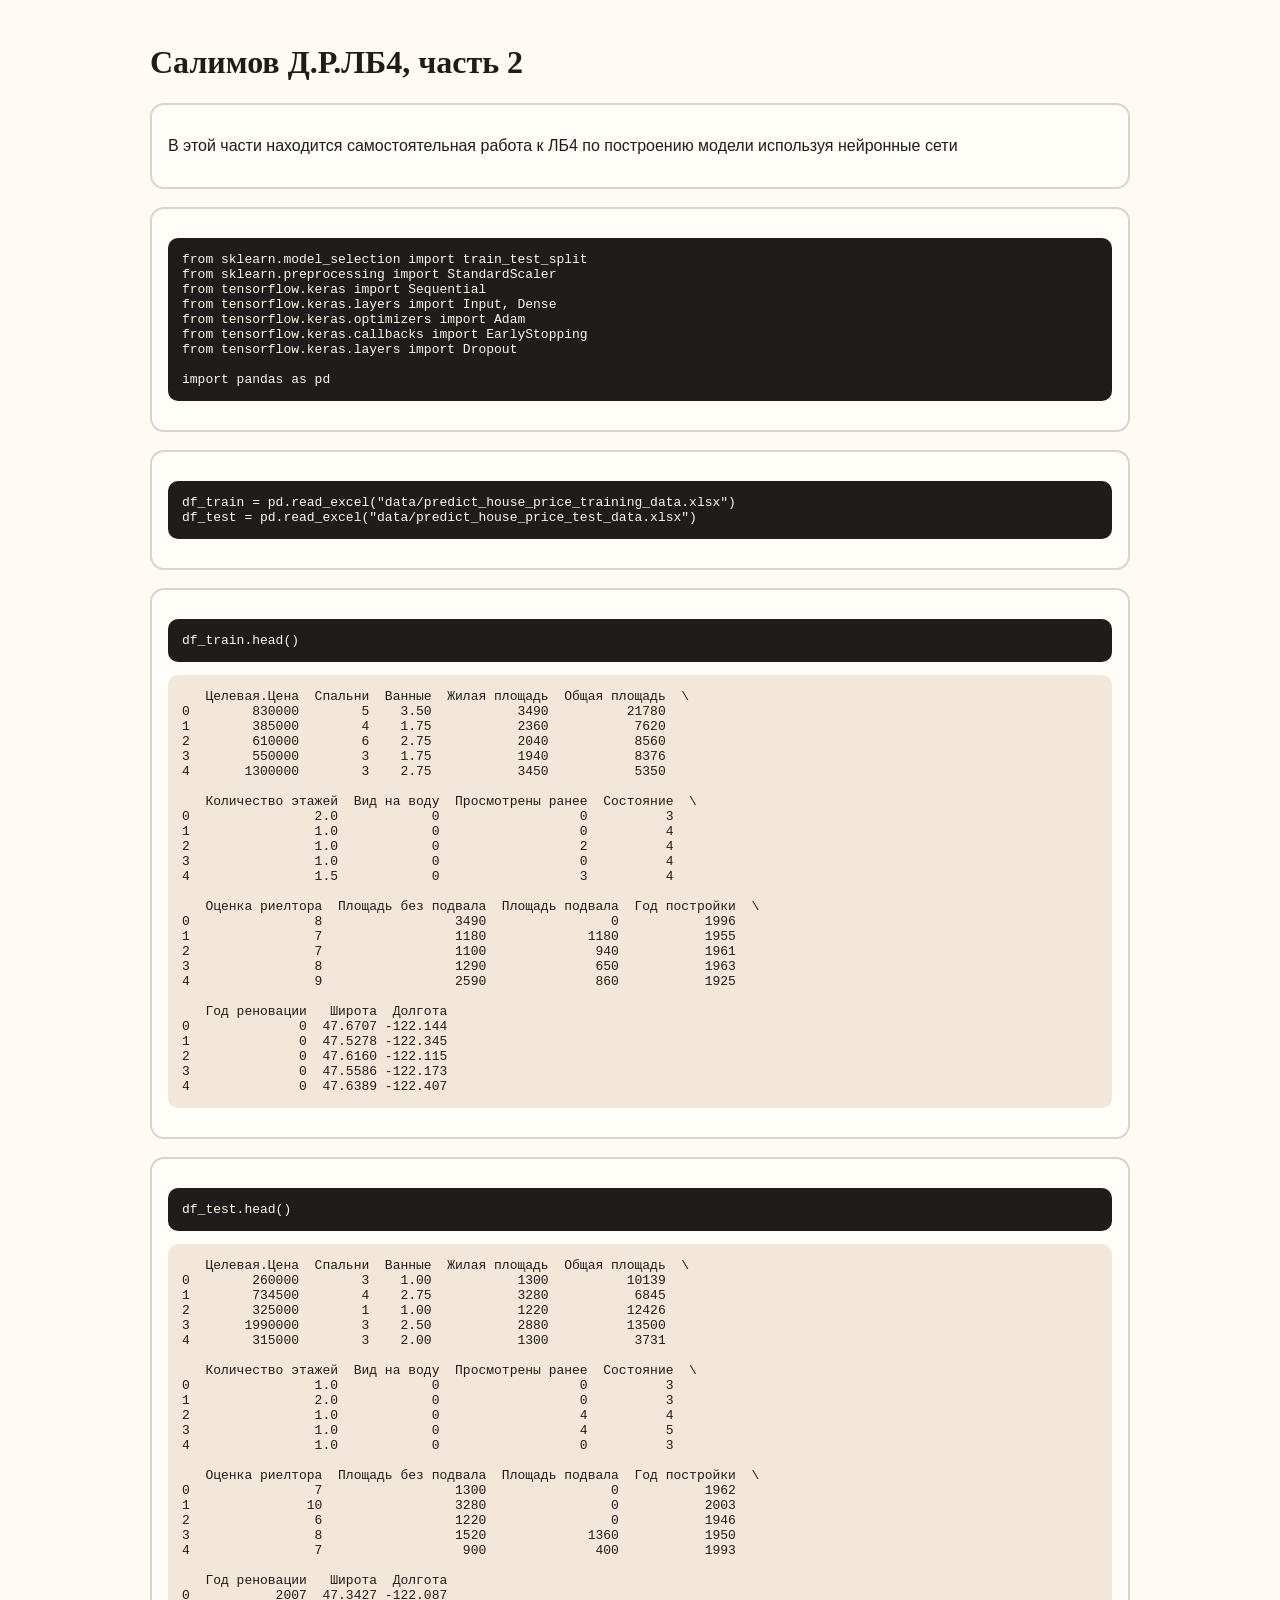
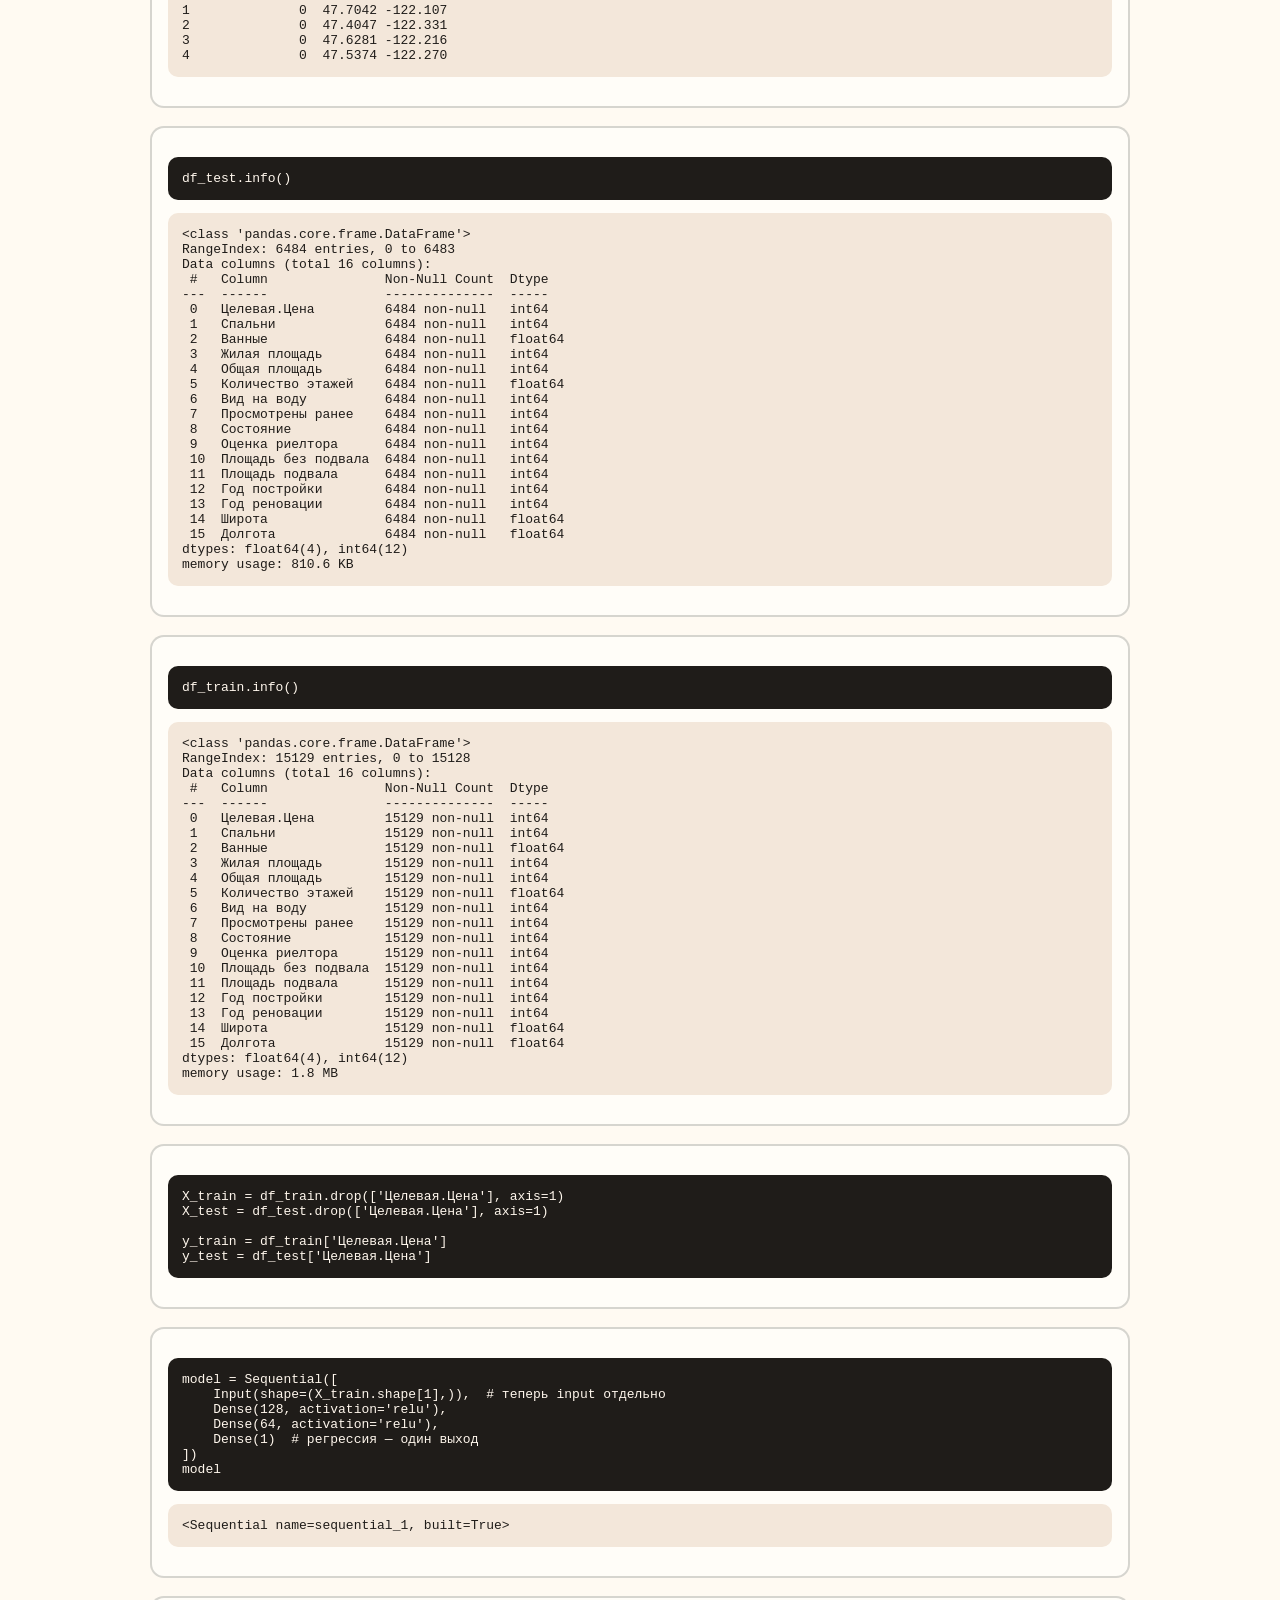
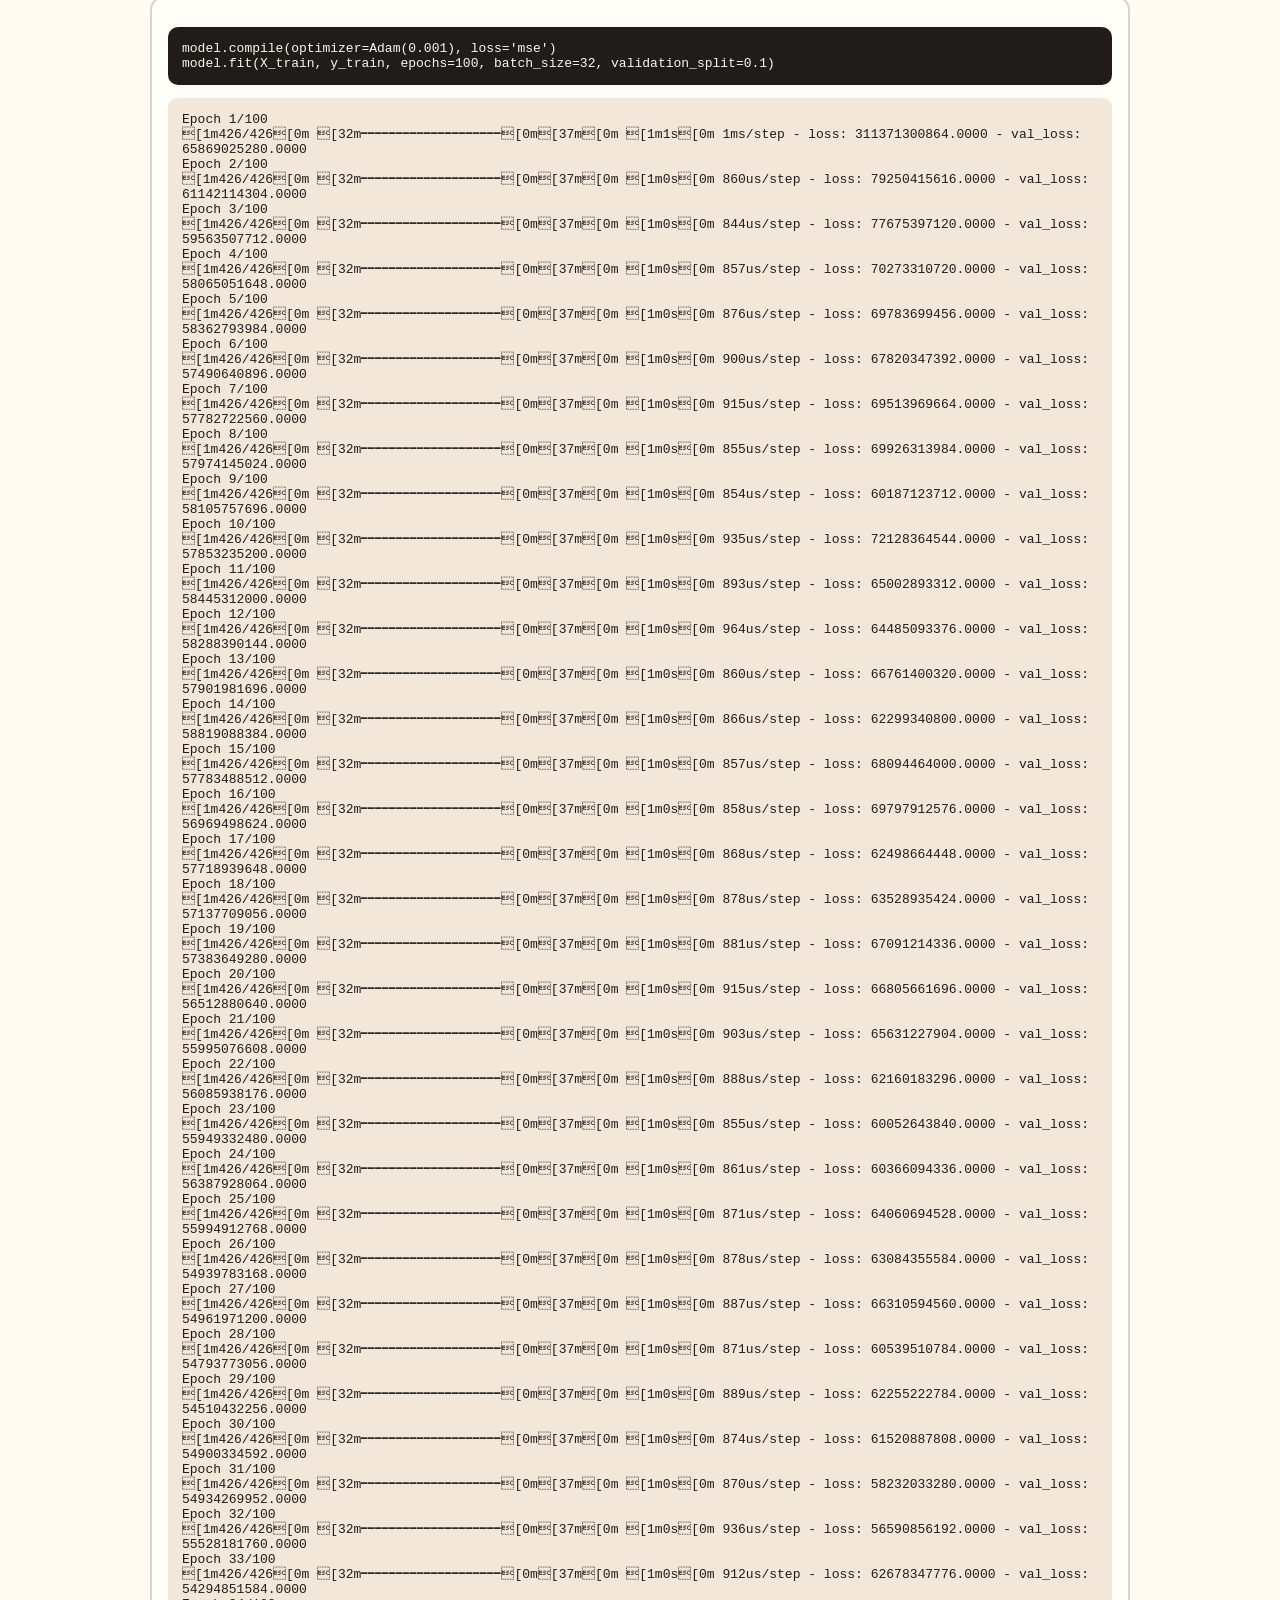
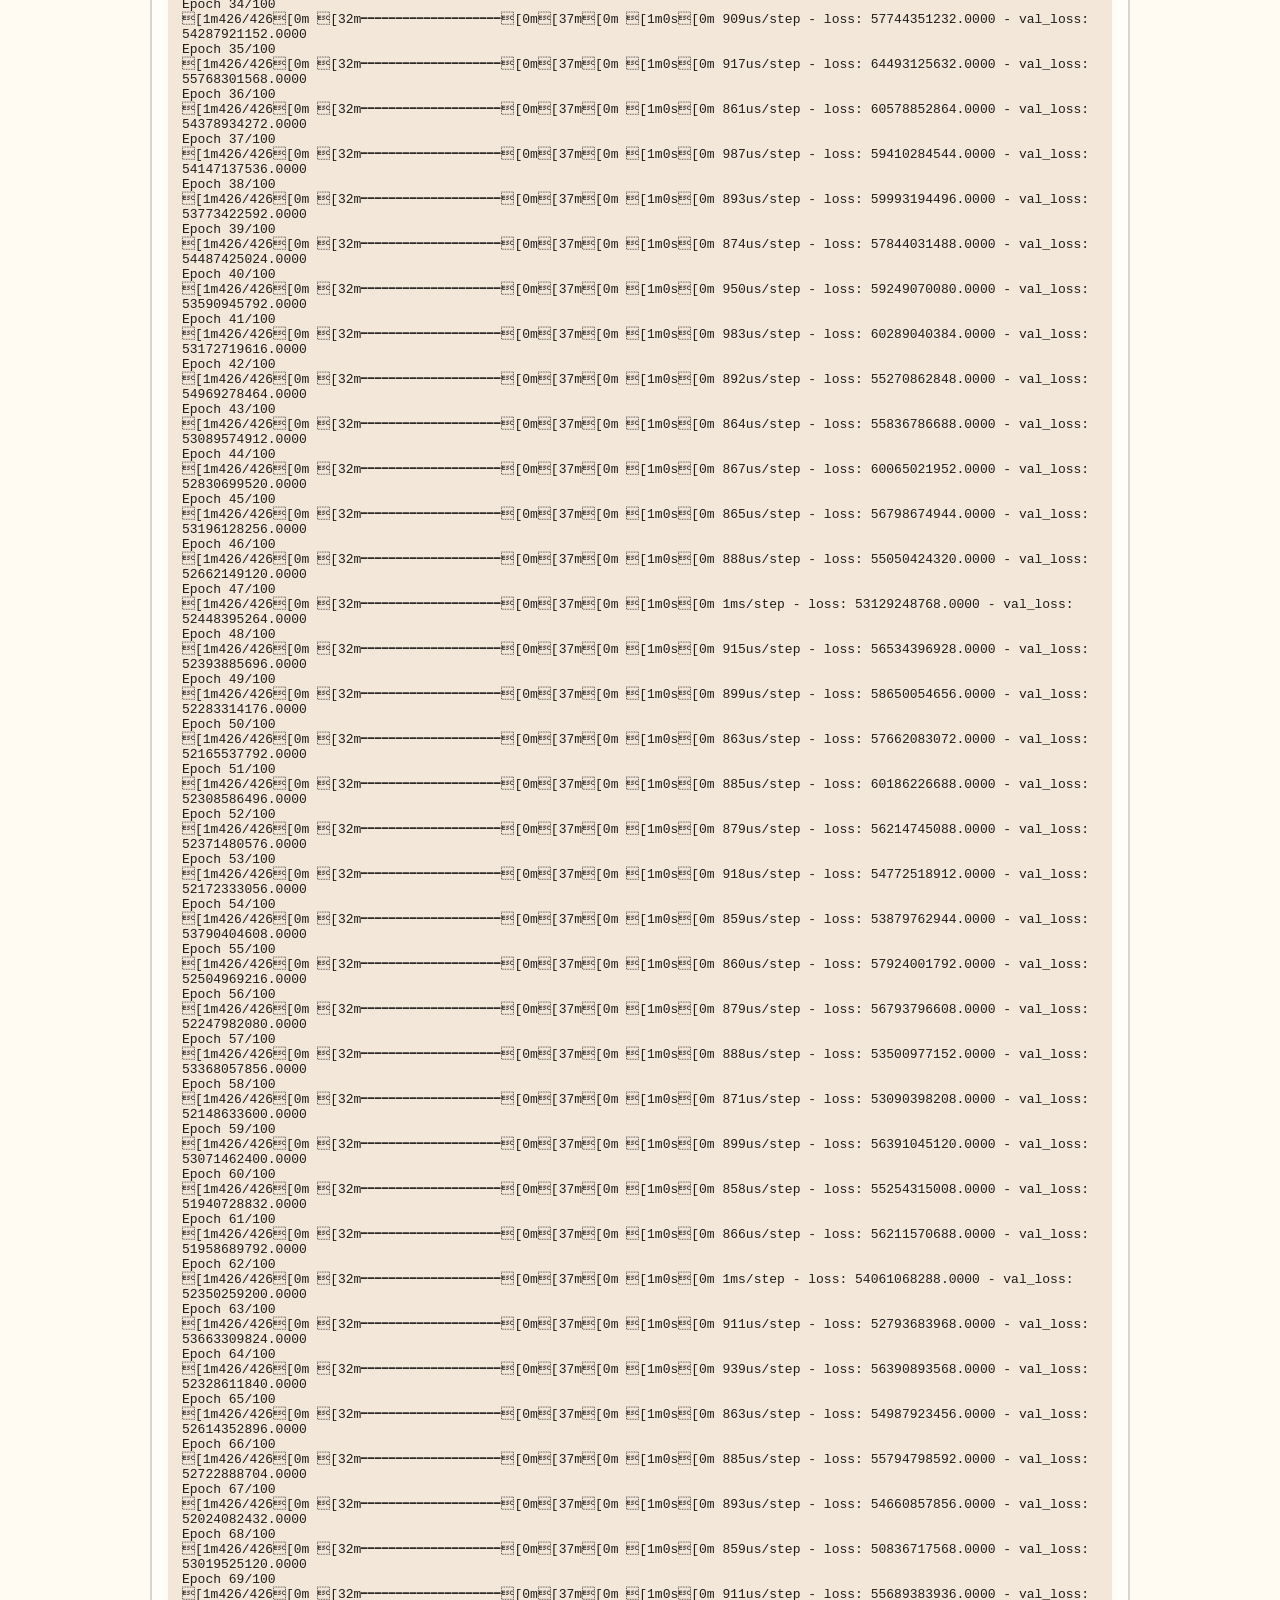
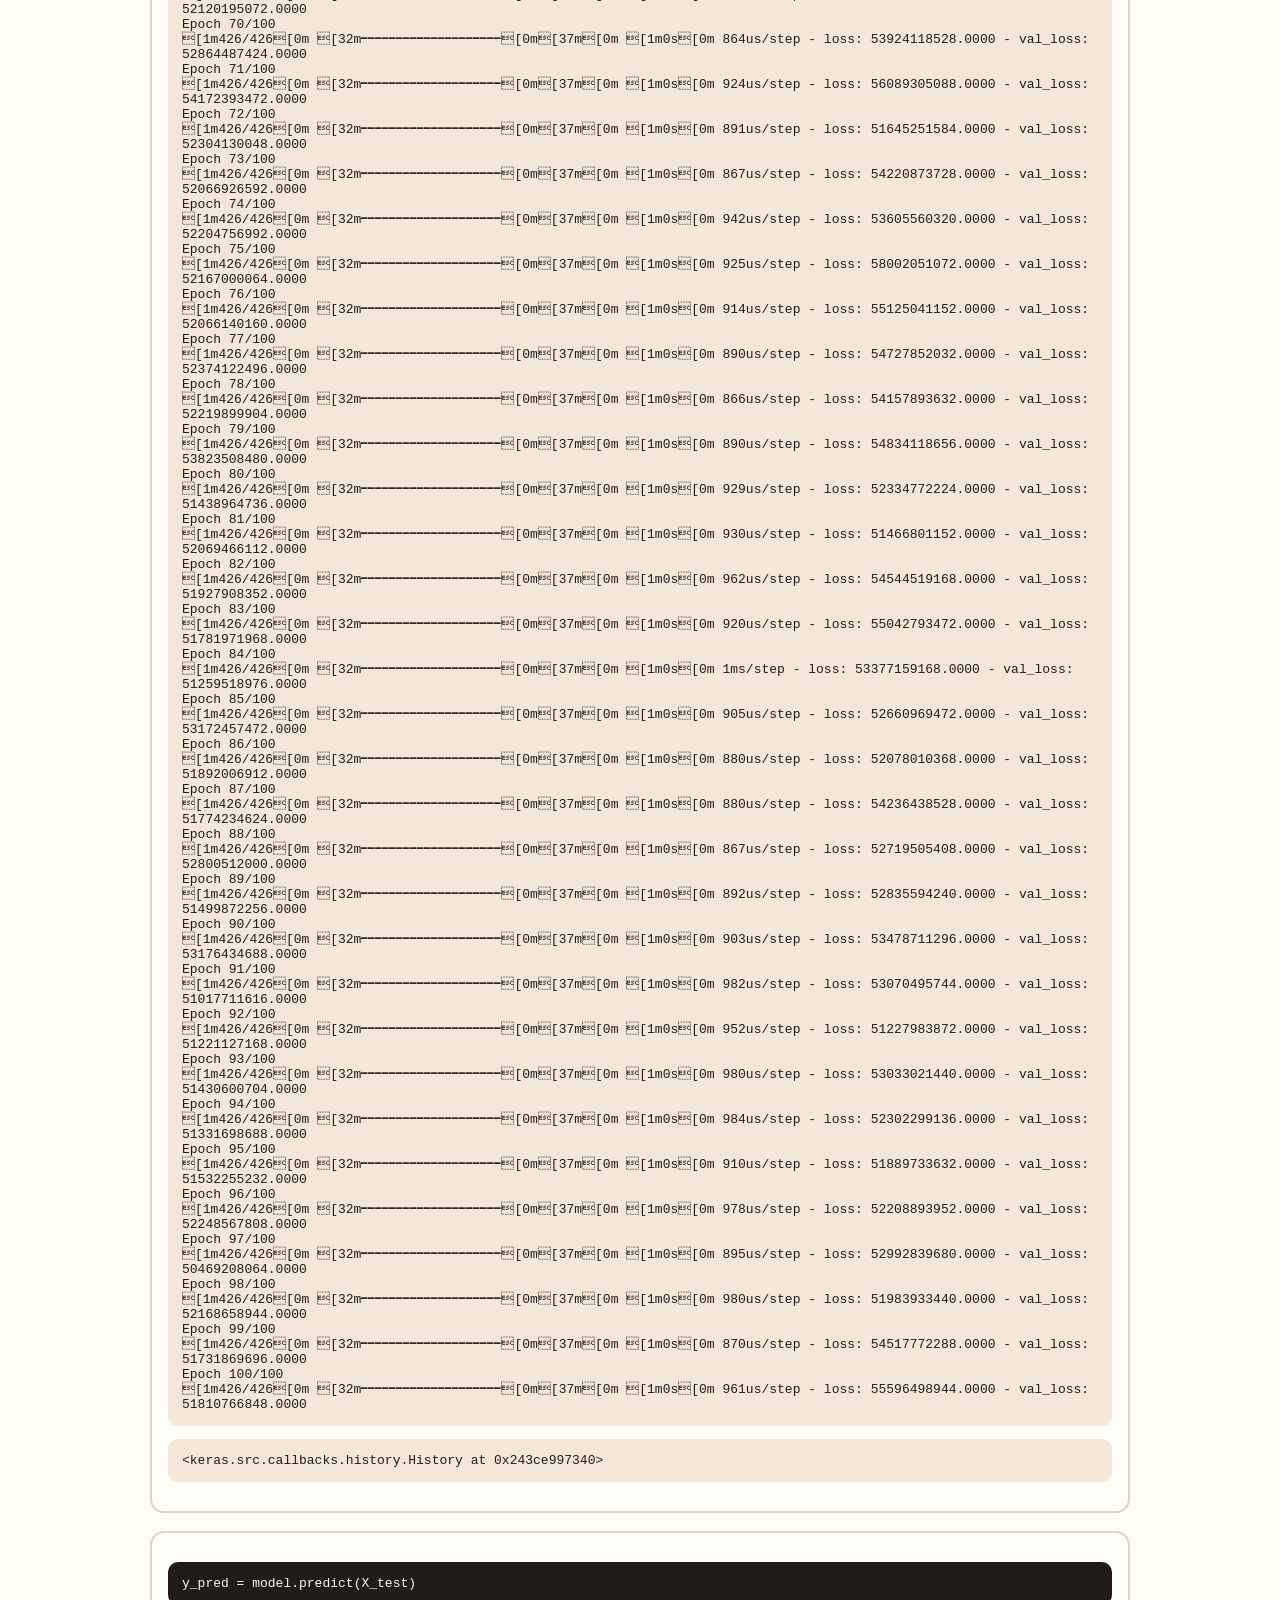
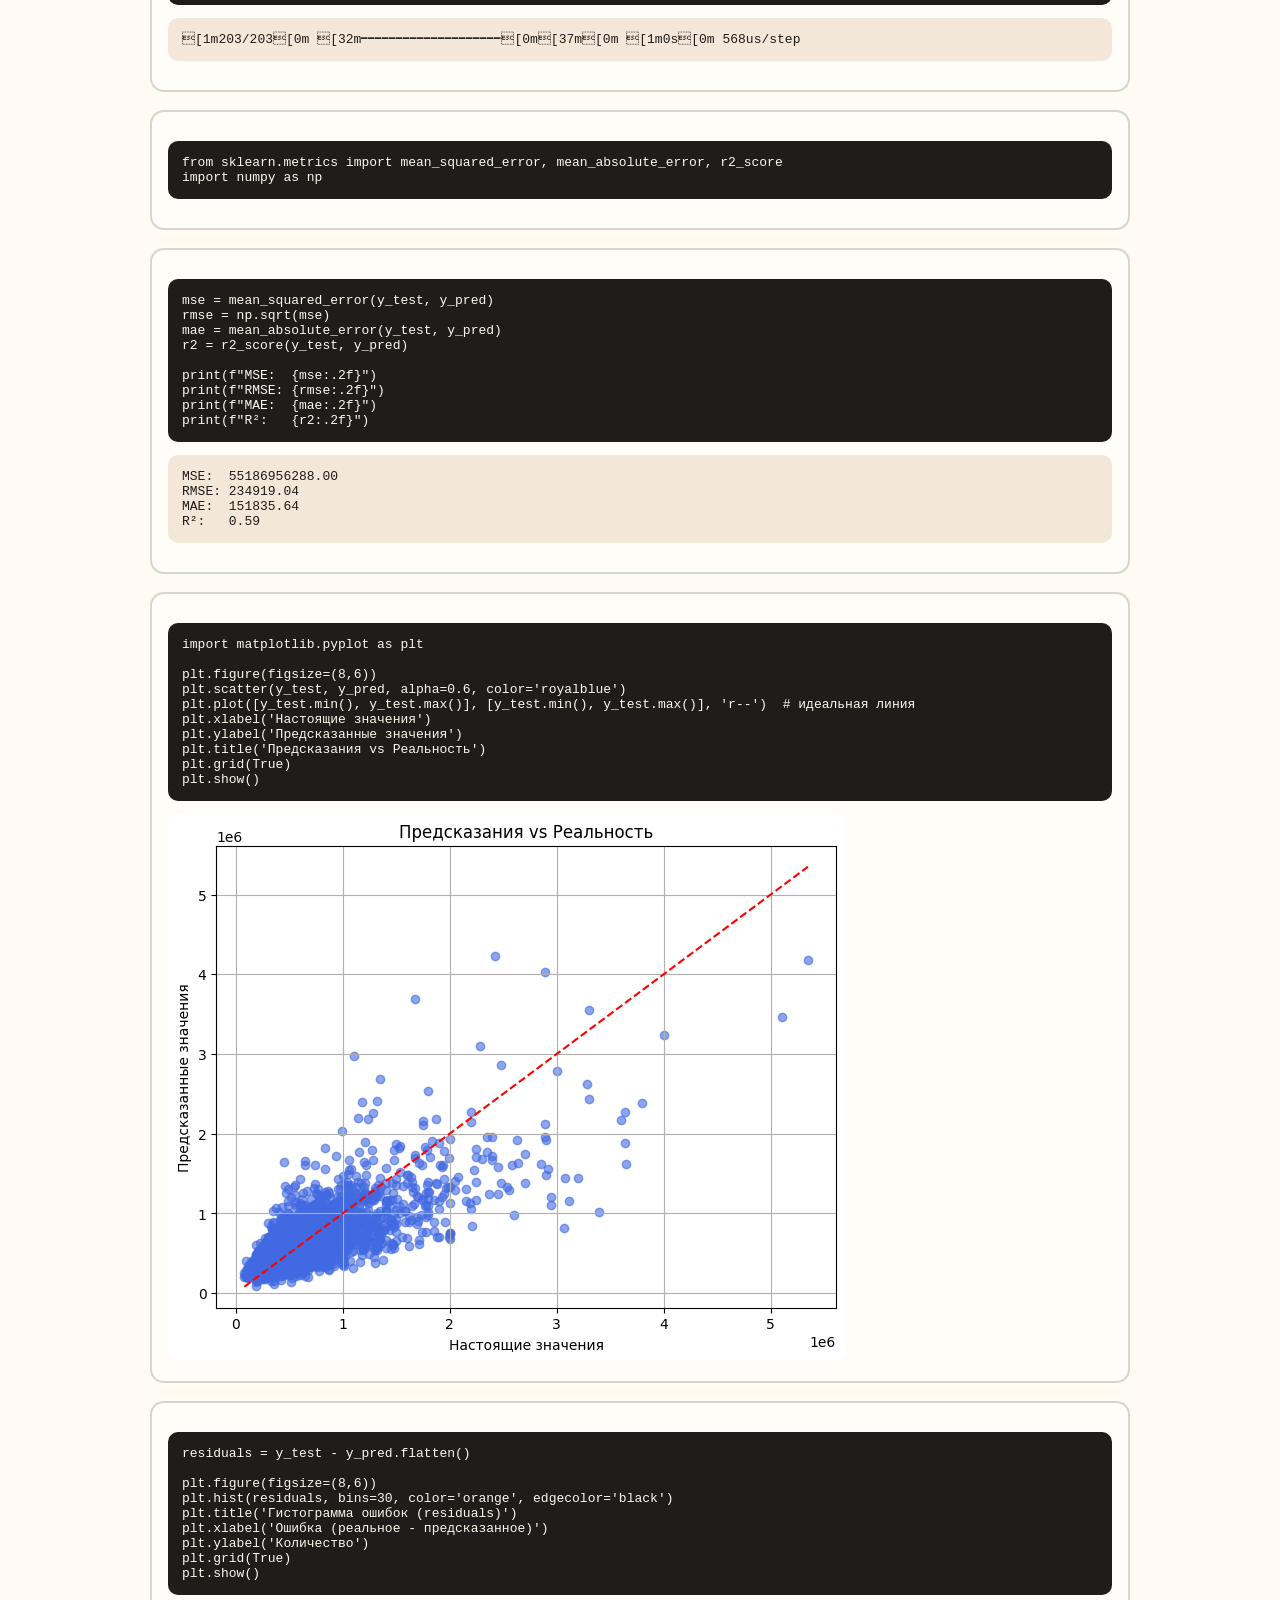
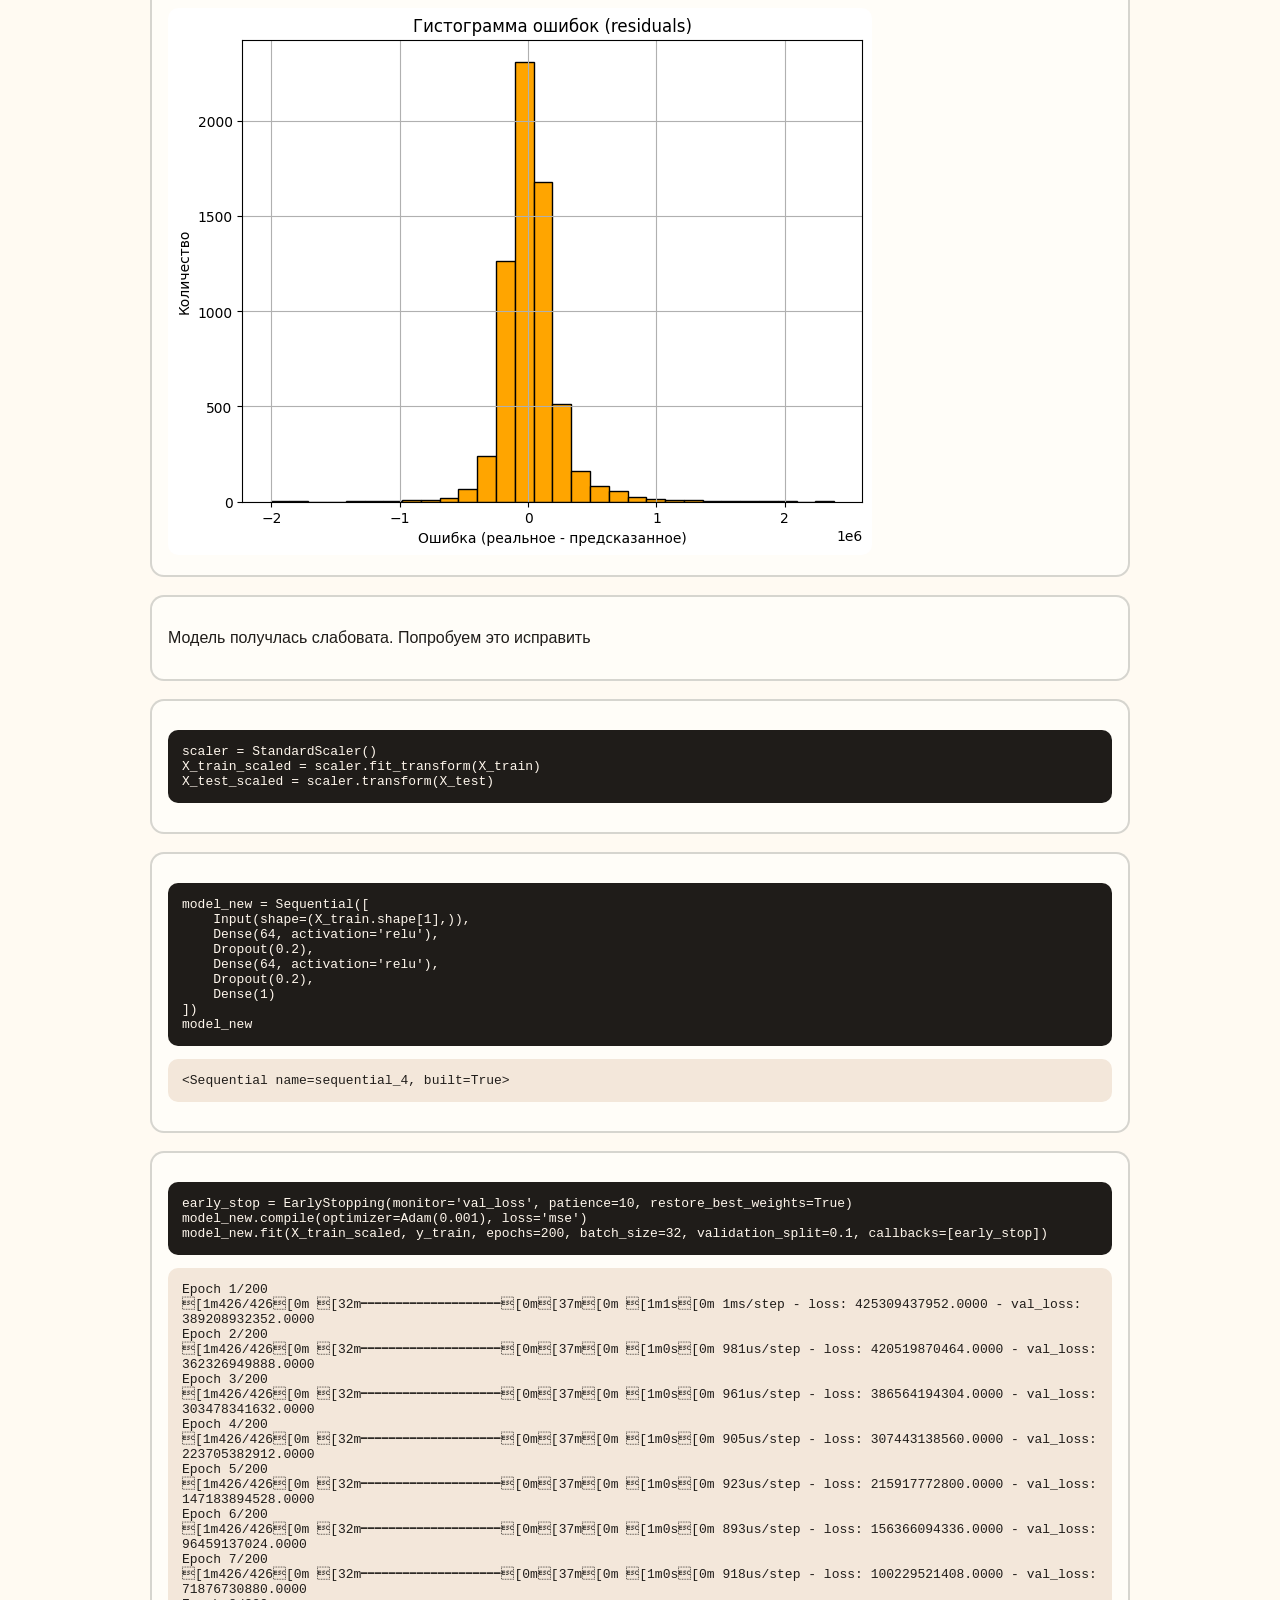
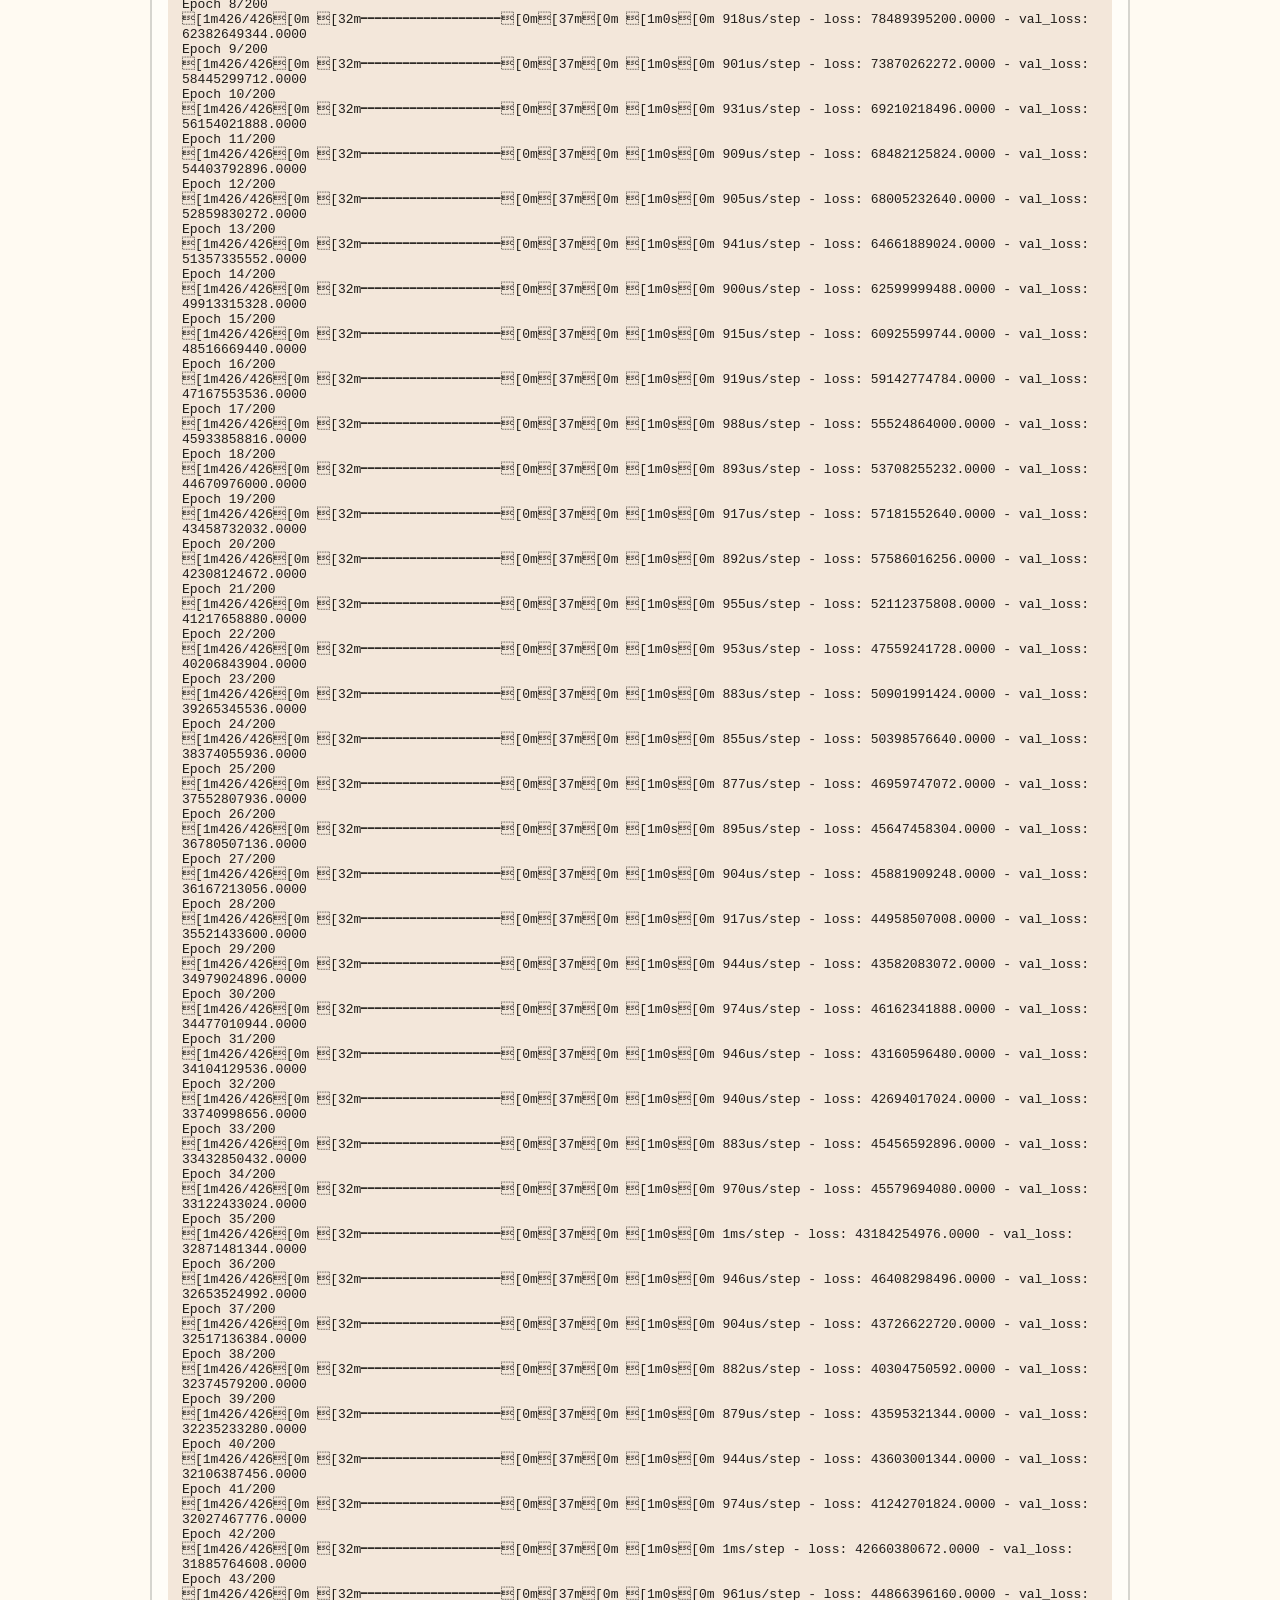
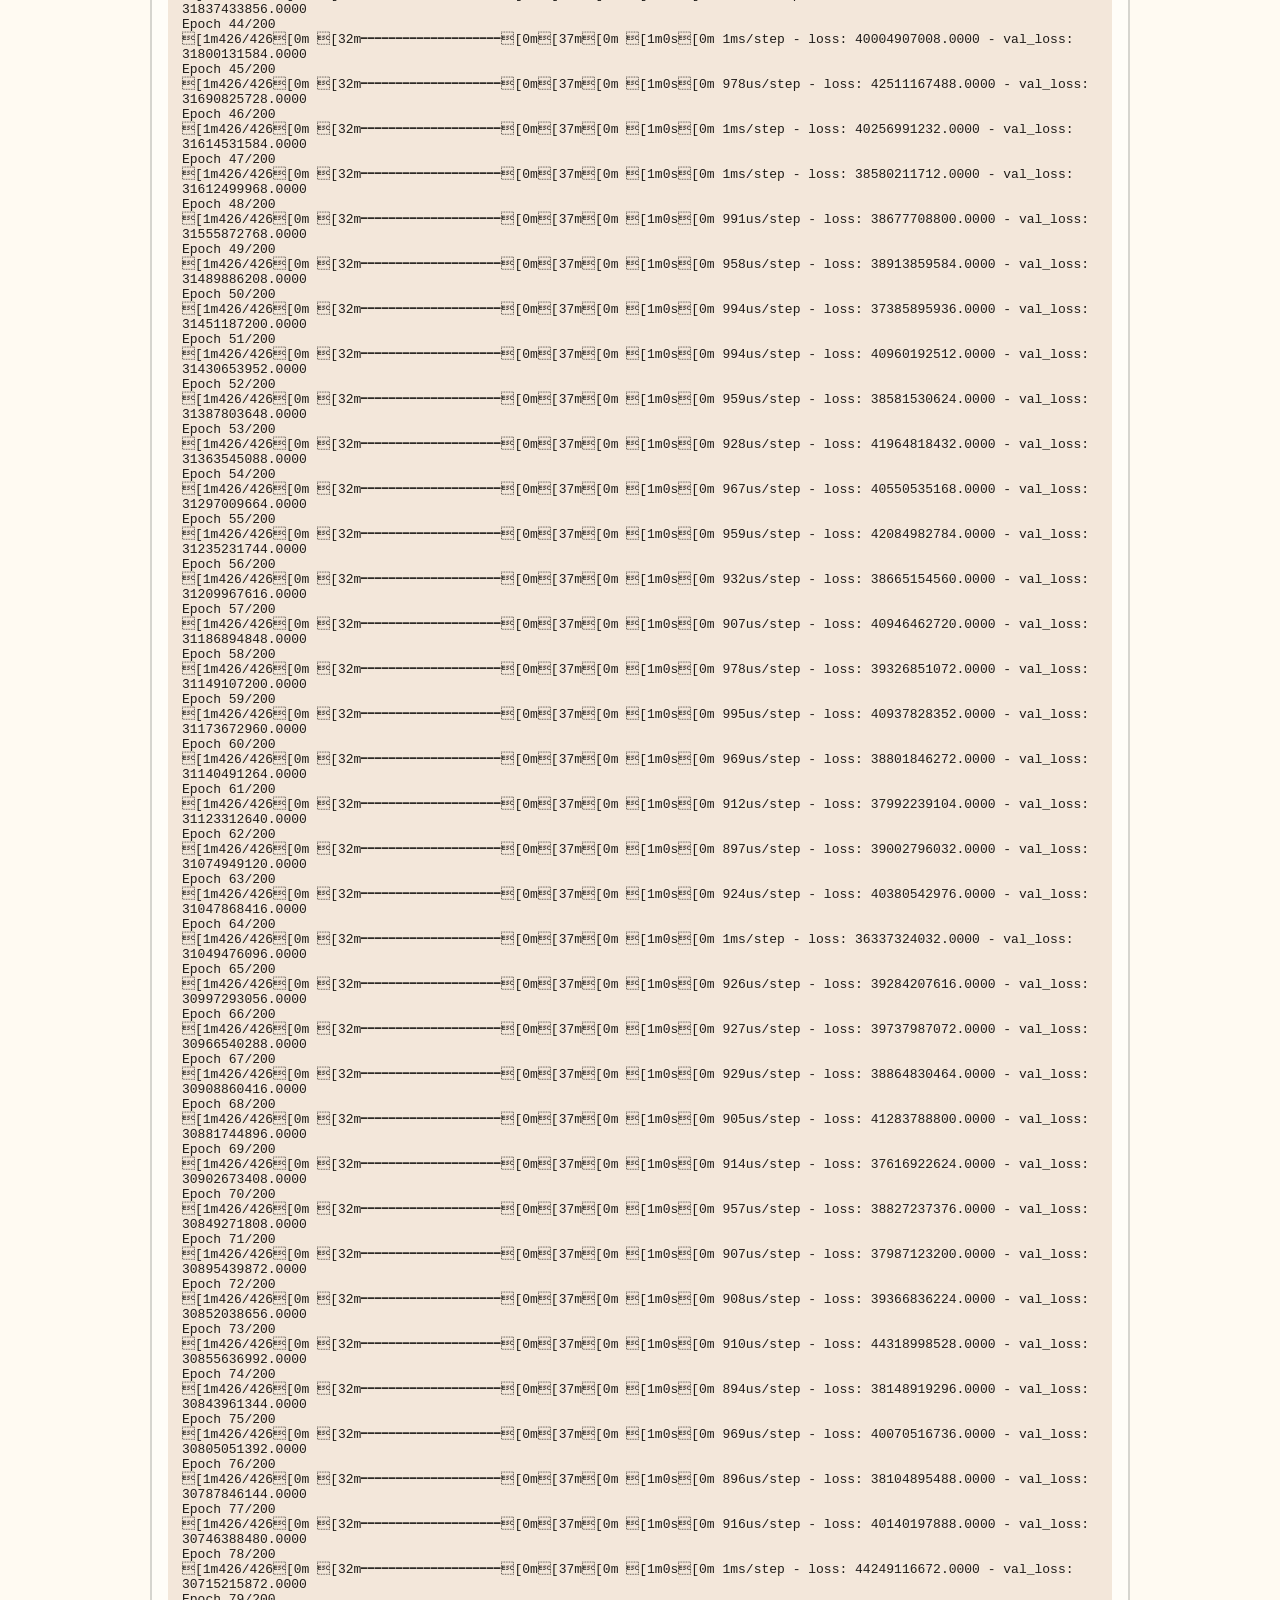
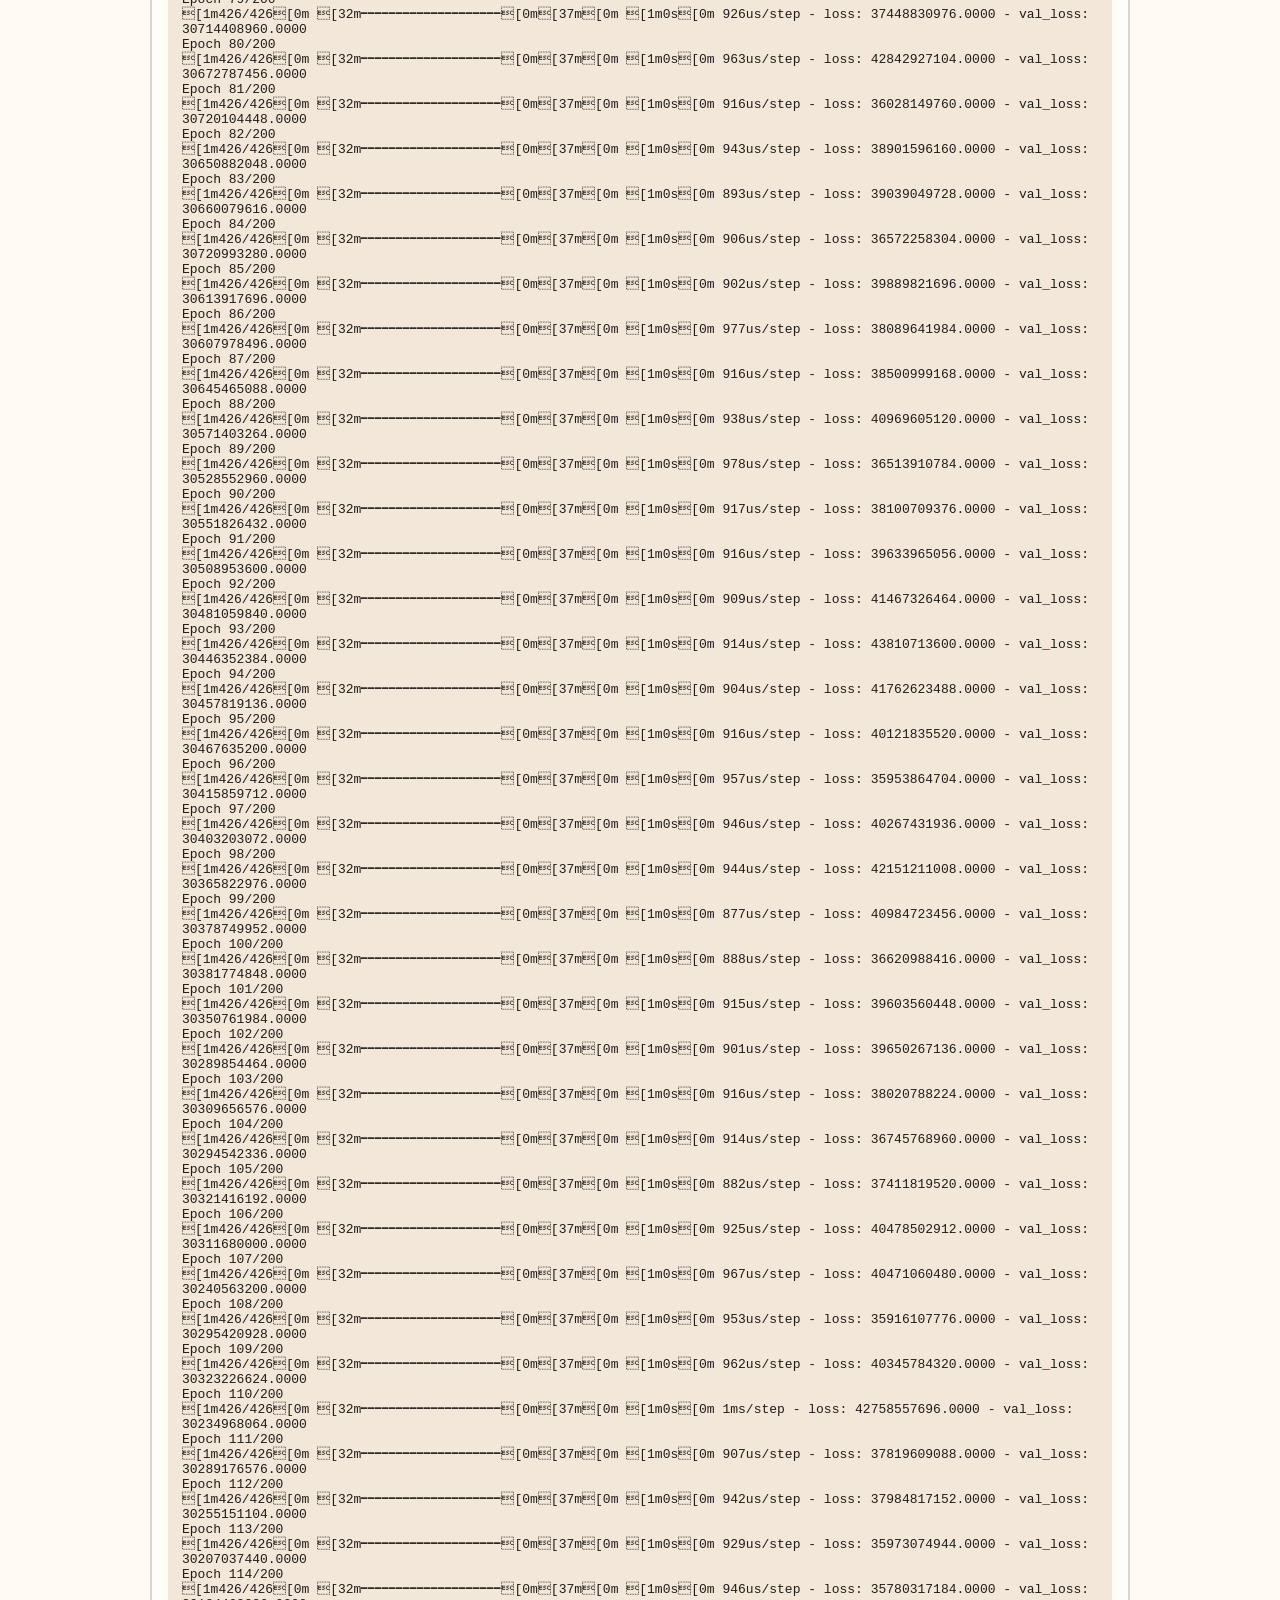
<file: works/3-course/semester-2/prog6 lbs/лб4/Салимов Д.Р.ЛБ4, часть 2.html>
<!DOCTYPE html>
<html lang="ru">
<head>
  <meta charset="UTF-8">
  <meta name="viewport" content="width=device-width, initial-scale=1.0">
  <title>Салимов Д.Р.ЛБ4, часть 2</title>
  <style>
    body { margin: 0; padding: 24px; color: #1f1c19; background: #fffaf2; font-family: Verdana, sans-serif; }
    main { max-width: 980px; margin: 0 auto; }
    h1, h2, h3, h4, h5 { font-family: Georgia, serif; line-height: 1.12; }
    .cell { margin: 0 0 18px; padding: 16px; border: 2px solid rgba(31, 28, 25, 0.18); border-radius: 14px; background: #fffdf8; }
    pre { overflow: auto; white-space: pre-wrap; word-break: break-word; }
    .code { background: #1f1c19; color: #fff7ed; padding: 14px; border-radius: 10px; }
    .output { background: #f3e7da; padding: 14px; border-radius: 10px; }
    .output-image { max-width: 100%; border-radius: 10px; }
  </style>
</head>
<body>
  <main>
    <h1>Салимов Д.Р.ЛБ4, часть 2</h1>
    <section class="cell"><p>В этой части находится самостоятельная работа к ЛБ4 по построению модели используя нейронные сети</p></section><section class="cell"><pre class="code"><code>from sklearn.model_selection import train_test_split
from sklearn.preprocessing import StandardScaler
from tensorflow.keras import Sequential
from tensorflow.keras.layers import Input, Dense
from tensorflow.keras.optimizers import Adam
from tensorflow.keras.callbacks import EarlyStopping
from tensorflow.keras.layers import Dropout

import pandas as pd</code></pre></section><section class="cell"><pre class="code"><code>df_train = pd.read_excel(&quot;data/predict_house_price_training_data.xlsx&quot;)
df_test = pd.read_excel(&quot;data/predict_house_price_test_data.xlsx&quot;)</code></pre></section><section class="cell"><pre class="code"><code>df_train.head()</code></pre>
<pre class="output">   Целевая.Цена  Спальни  Ванные  Жилая площадь  Общая площадь  \
0        830000        5    3.50           3490          21780   
1        385000        4    1.75           2360           7620   
2        610000        6    2.75           2040           8560   
3        550000        3    1.75           1940           8376   
4       1300000        3    2.75           3450           5350   

   Количество этажей  Вид на воду  Просмотрены ранее  Состояние  \
0                2.0            0                  0          3   
1                1.0            0                  0          4   
2                1.0            0                  2          4   
3                1.0            0                  0          4   
4                1.5            0                  3          4   

   Оценка риелтора  Площадь без подвала  Площадь подвала  Год постройки  \
0                8                 3490                0           1996   
1                7                 1180             1180           1955   
2                7                 1100              940           1961   
3                8                 1290              650           1963   
4                9                 2590              860           1925   

   Год реновации   Широта  Долгота  
0              0  47.6707 -122.144  
1              0  47.5278 -122.345  
2              0  47.6160 -122.115  
3              0  47.5586 -122.173  
4              0  47.6389 -122.407  </pre></section><section class="cell"><pre class="code"><code>df_test.head()</code></pre>
<pre class="output">   Целевая.Цена  Спальни  Ванные  Жилая площадь  Общая площадь  \
0        260000        3    1.00           1300          10139   
1        734500        4    2.75           3280           6845   
2        325000        1    1.00           1220          12426   
3       1990000        3    2.50           2880          13500   
4        315000        3    2.00           1300           3731   

   Количество этажей  Вид на воду  Просмотрены ранее  Состояние  \
0                1.0            0                  0          3   
1                2.0            0                  0          3   
2                1.0            0                  4          4   
3                1.0            0                  4          5   
4                1.0            0                  0          3   

   Оценка риелтора  Площадь без подвала  Площадь подвала  Год постройки  \
0                7                 1300                0           1962   
1               10                 3280                0           2003   
2                6                 1220                0           1946   
3                8                 1520             1360           1950   
4                7                  900              400           1993   

   Год реновации   Широта  Долгота  
0           2007  47.3427 -122.087  
1              0  47.7042 -122.107  
2              0  47.4047 -122.331  
3              0  47.6281 -122.216  
4              0  47.5374 -122.270  </pre></section><section class="cell"><pre class="code"><code>df_test.info()</code></pre>
<pre class="output">&lt;class &#x27;pandas.core.frame.DataFrame&#x27;&gt;
RangeIndex: 6484 entries, 0 to 6483
Data columns (total 16 columns):
 #   Column               Non-Null Count  Dtype  
---  ------               --------------  -----  
 0   Целевая.Цена         6484 non-null   int64  
 1   Спальни              6484 non-null   int64  
 2   Ванные               6484 non-null   float64
 3   Жилая площадь        6484 non-null   int64  
 4   Общая площадь        6484 non-null   int64  
 5   Количество этажей    6484 non-null   float64
 6   Вид на воду          6484 non-null   int64  
 7   Просмотрены ранее    6484 non-null   int64  
 8   Состояние            6484 non-null   int64  
 9   Оценка риелтора      6484 non-null   int64  
 10  Площадь без подвала  6484 non-null   int64  
 11  Площадь подвала      6484 non-null   int64  
 12  Год постройки        6484 non-null   int64  
 13  Год реновации        6484 non-null   int64  
 14  Широта               6484 non-null   float64
 15  Долгота              6484 non-null   float64
dtypes: float64(4), int64(12)
memory usage: 810.6 KB
</pre></section><section class="cell"><pre class="code"><code>df_train.info()</code></pre>
<pre class="output">&lt;class &#x27;pandas.core.frame.DataFrame&#x27;&gt;
RangeIndex: 15129 entries, 0 to 15128
Data columns (total 16 columns):
 #   Column               Non-Null Count  Dtype  
---  ------               --------------  -----  
 0   Целевая.Цена         15129 non-null  int64  
 1   Спальни              15129 non-null  int64  
 2   Ванные               15129 non-null  float64
 3   Жилая площадь        15129 non-null  int64  
 4   Общая площадь        15129 non-null  int64  
 5   Количество этажей    15129 non-null  float64
 6   Вид на воду          15129 non-null  int64  
 7   Просмотрены ранее    15129 non-null  int64  
 8   Состояние            15129 non-null  int64  
 9   Оценка риелтора      15129 non-null  int64  
 10  Площадь без подвала  15129 non-null  int64  
 11  Площадь подвала      15129 non-null  int64  
 12  Год постройки        15129 non-null  int64  
 13  Год реновации        15129 non-null  int64  
 14  Широта               15129 non-null  float64
 15  Долгота              15129 non-null  float64
dtypes: float64(4), int64(12)
memory usage: 1.8 MB
</pre></section><section class="cell"><pre class="code"><code>X_train = df_train.drop([&#x27;Целевая.Цена&#x27;], axis=1)
X_test = df_test.drop([&#x27;Целевая.Цена&#x27;], axis=1)

y_train = df_train[&#x27;Целевая.Цена&#x27;]
y_test = df_test[&#x27;Целевая.Цена&#x27;]</code></pre></section><section class="cell"><pre class="code"><code>model = Sequential([
    Input(shape=(X_train.shape[1],)),  # теперь input отдельно
    Dense(128, activation=&#x27;relu&#x27;),
    Dense(64, activation=&#x27;relu&#x27;),
    Dense(1)  # регрессия — один выход
])
model</code></pre>
<pre class="output">&lt;Sequential name=sequential_1, built=True&gt;</pre></section><section class="cell"><pre class="code"><code>model.compile(optimizer=Adam(0.001), loss=&#x27;mse&#x27;)
model.fit(X_train, y_train, epochs=100, batch_size=32, validation_split=0.1)</code></pre>
<pre class="output">Epoch 1/100
[1m426/426[0m [32m━━━━━━━━━━━━━━━━━━━━[0m[37m[0m [1m1s[0m 1ms/step - loss: 311371300864.0000 - val_loss: 65869025280.0000
Epoch 2/100
[1m426/426[0m [32m━━━━━━━━━━━━━━━━━━━━[0m[37m[0m [1m0s[0m 860us/step - loss: 79250415616.0000 - val_loss: 61142114304.0000
Epoch 3/100
[1m426/426[0m [32m━━━━━━━━━━━━━━━━━━━━[0m[37m[0m [1m0s[0m 844us/step - loss: 77675397120.0000 - val_loss: 59563507712.0000
Epoch 4/100
[1m426/426[0m [32m━━━━━━━━━━━━━━━━━━━━[0m[37m[0m [1m0s[0m 857us/step - loss: 70273310720.0000 - val_loss: 58065051648.0000
Epoch 5/100
[1m426/426[0m [32m━━━━━━━━━━━━━━━━━━━━[0m[37m[0m [1m0s[0m 876us/step - loss: 69783699456.0000 - val_loss: 58362793984.0000
Epoch 6/100
[1m426/426[0m [32m━━━━━━━━━━━━━━━━━━━━[0m[37m[0m [1m0s[0m 900us/step - loss: 67820347392.0000 - val_loss: 57490640896.0000
Epoch 7/100
[1m426/426[0m [32m━━━━━━━━━━━━━━━━━━━━[0m[37m[0m [1m0s[0m 915us/step - loss: 69513969664.0000 - val_loss: 57782722560.0000
Epoch 8/100
[1m426/426[0m [32m━━━━━━━━━━━━━━━━━━━━[0m[37m[0m [1m0s[0m 855us/step - loss: 69926313984.0000 - val_loss: 57974145024.0000
Epoch 9/100
[1m426/426[0m [32m━━━━━━━━━━━━━━━━━━━━[0m[37m[0m [1m0s[0m 854us/step - loss: 60187123712.0000 - val_loss: 58105757696.0000
Epoch 10/100
[1m426/426[0m [32m━━━━━━━━━━━━━━━━━━━━[0m[37m[0m [1m0s[0m 935us/step - loss: 72128364544.0000 - val_loss: 57853235200.0000
Epoch 11/100
[1m426/426[0m [32m━━━━━━━━━━━━━━━━━━━━[0m[37m[0m [1m0s[0m 893us/step - loss: 65002893312.0000 - val_loss: 58445312000.0000
Epoch 12/100
[1m426/426[0m [32m━━━━━━━━━━━━━━━━━━━━[0m[37m[0m [1m0s[0m 964us/step - loss: 64485093376.0000 - val_loss: 58288390144.0000
Epoch 13/100
[1m426/426[0m [32m━━━━━━━━━━━━━━━━━━━━[0m[37m[0m [1m0s[0m 860us/step - loss: 66761400320.0000 - val_loss: 57901981696.0000
Epoch 14/100
[1m426/426[0m [32m━━━━━━━━━━━━━━━━━━━━[0m[37m[0m [1m0s[0m 866us/step - loss: 62299340800.0000 - val_loss: 58819088384.0000
Epoch 15/100
[1m426/426[0m [32m━━━━━━━━━━━━━━━━━━━━[0m[37m[0m [1m0s[0m 857us/step - loss: 68094464000.0000 - val_loss: 57783488512.0000
Epoch 16/100
[1m426/426[0m [32m━━━━━━━━━━━━━━━━━━━━[0m[37m[0m [1m0s[0m 858us/step - loss: 69797912576.0000 - val_loss: 56969498624.0000
Epoch 17/100
[1m426/426[0m [32m━━━━━━━━━━━━━━━━━━━━[0m[37m[0m [1m0s[0m 868us/step - loss: 62498664448.0000 - val_loss: 57718939648.0000
Epoch 18/100
[1m426/426[0m [32m━━━━━━━━━━━━━━━━━━━━[0m[37m[0m [1m0s[0m 878us/step - loss: 63528935424.0000 - val_loss: 57137709056.0000
Epoch 19/100
[1m426/426[0m [32m━━━━━━━━━━━━━━━━━━━━[0m[37m[0m [1m0s[0m 881us/step - loss: 67091214336.0000 - val_loss: 57383649280.0000
Epoch 20/100
[1m426/426[0m [32m━━━━━━━━━━━━━━━━━━━━[0m[37m[0m [1m0s[0m 915us/step - loss: 66805661696.0000 - val_loss: 56512880640.0000
Epoch 21/100
[1m426/426[0m [32m━━━━━━━━━━━━━━━━━━━━[0m[37m[0m [1m0s[0m 903us/step - loss: 65631227904.0000 - val_loss: 55995076608.0000
Epoch 22/100
[1m426/426[0m [32m━━━━━━━━━━━━━━━━━━━━[0m[37m[0m [1m0s[0m 888us/step - loss: 62160183296.0000 - val_loss: 56085938176.0000
Epoch 23/100
[1m426/426[0m [32m━━━━━━━━━━━━━━━━━━━━[0m[37m[0m [1m0s[0m 855us/step - loss: 60052643840.0000 - val_loss: 55949332480.0000
Epoch 24/100
[1m426/426[0m [32m━━━━━━━━━━━━━━━━━━━━[0m[37m[0m [1m0s[0m 861us/step - loss: 60366094336.0000 - val_loss: 56387928064.0000
Epoch 25/100
[1m426/426[0m [32m━━━━━━━━━━━━━━━━━━━━[0m[37m[0m [1m0s[0m 871us/step - loss: 64060694528.0000 - val_loss: 55994912768.0000
Epoch 26/100
[1m426/426[0m [32m━━━━━━━━━━━━━━━━━━━━[0m[37m[0m [1m0s[0m 878us/step - loss: 63084355584.0000 - val_loss: 54939783168.0000
Epoch 27/100
[1m426/426[0m [32m━━━━━━━━━━━━━━━━━━━━[0m[37m[0m [1m0s[0m 887us/step - loss: 66310594560.0000 - val_loss: 54961971200.0000
Epoch 28/100
[1m426/426[0m [32m━━━━━━━━━━━━━━━━━━━━[0m[37m[0m [1m0s[0m 871us/step - loss: 60539510784.0000 - val_loss: 54793773056.0000
Epoch 29/100
[1m426/426[0m [32m━━━━━━━━━━━━━━━━━━━━[0m[37m[0m [1m0s[0m 889us/step - loss: 62255222784.0000 - val_loss: 54510432256.0000
Epoch 30/100
[1m426/426[0m [32m━━━━━━━━━━━━━━━━━━━━[0m[37m[0m [1m0s[0m 874us/step - loss: 61520887808.0000 - val_loss: 54900334592.0000
Epoch 31/100
[1m426/426[0m [32m━━━━━━━━━━━━━━━━━━━━[0m[37m[0m [1m0s[0m 870us/step - loss: 58232033280.0000 - val_loss: 54934269952.0000
Epoch 32/100
[1m426/426[0m [32m━━━━━━━━━━━━━━━━━━━━[0m[37m[0m [1m0s[0m 936us/step - loss: 56590856192.0000 - val_loss: 55528181760.0000
Epoch 33/100
[1m426/426[0m [32m━━━━━━━━━━━━━━━━━━━━[0m[37m[0m [1m0s[0m 912us/step - loss: 62678347776.0000 - val_loss: 54294851584.0000
Epoch 34/100
[1m426/426[0m [32m━━━━━━━━━━━━━━━━━━━━[0m[37m[0m [1m0s[0m 909us/step - loss: 57744351232.0000 - val_loss: 54287921152.0000
Epoch 35/100
[1m426/426[0m [32m━━━━━━━━━━━━━━━━━━━━[0m[37m[0m [1m0s[0m 917us/step - loss: 64493125632.0000 - val_loss: 55768301568.0000
Epoch 36/100
[1m426/426[0m [32m━━━━━━━━━━━━━━━━━━━━[0m[37m[0m [1m0s[0m 861us/step - loss: 60578852864.0000 - val_loss: 54378934272.0000
Epoch 37/100
[1m426/426[0m [32m━━━━━━━━━━━━━━━━━━━━[0m[37m[0m [1m0s[0m 987us/step - loss: 59410284544.0000 - val_loss: 54147137536.0000
Epoch 38/100
[1m426/426[0m [32m━━━━━━━━━━━━━━━━━━━━[0m[37m[0m [1m0s[0m 893us/step - loss: 59993194496.0000 - val_loss: 53773422592.0000
Epoch 39/100
[1m426/426[0m [32m━━━━━━━━━━━━━━━━━━━━[0m[37m[0m [1m0s[0m 874us/step - loss: 57844031488.0000 - val_loss: 54487425024.0000
Epoch 40/100
[1m426/426[0m [32m━━━━━━━━━━━━━━━━━━━━[0m[37m[0m [1m0s[0m 950us/step - loss: 59249070080.0000 - val_loss: 53590945792.0000
Epoch 41/100
[1m426/426[0m [32m━━━━━━━━━━━━━━━━━━━━[0m[37m[0m [1m0s[0m 983us/step - loss: 60289040384.0000 - val_loss: 53172719616.0000
Epoch 42/100
[1m426/426[0m [32m━━━━━━━━━━━━━━━━━━━━[0m[37m[0m [1m0s[0m 892us/step - loss: 55270862848.0000 - val_loss: 54969278464.0000
Epoch 43/100
[1m426/426[0m [32m━━━━━━━━━━━━━━━━━━━━[0m[37m[0m [1m0s[0m 864us/step - loss: 55836786688.0000 - val_loss: 53089574912.0000
Epoch 44/100
[1m426/426[0m [32m━━━━━━━━━━━━━━━━━━━━[0m[37m[0m [1m0s[0m 867us/step - loss: 60065021952.0000 - val_loss: 52830699520.0000
Epoch 45/100
[1m426/426[0m [32m━━━━━━━━━━━━━━━━━━━━[0m[37m[0m [1m0s[0m 865us/step - loss: 56798674944.0000 - val_loss: 53196128256.0000
Epoch 46/100
[1m426/426[0m [32m━━━━━━━━━━━━━━━━━━━━[0m[37m[0m [1m0s[0m 888us/step - loss: 55050424320.0000 - val_loss: 52662149120.0000
Epoch 47/100
[1m426/426[0m [32m━━━━━━━━━━━━━━━━━━━━[0m[37m[0m [1m0s[0m 1ms/step - loss: 53129248768.0000 - val_loss: 52448395264.0000
Epoch 48/100
[1m426/426[0m [32m━━━━━━━━━━━━━━━━━━━━[0m[37m[0m [1m0s[0m 915us/step - loss: 56534396928.0000 - val_loss: 52393885696.0000
Epoch 49/100
[1m426/426[0m [32m━━━━━━━━━━━━━━━━━━━━[0m[37m[0m [1m0s[0m 899us/step - loss: 58650054656.0000 - val_loss: 52283314176.0000
Epoch 50/100
[1m426/426[0m [32m━━━━━━━━━━━━━━━━━━━━[0m[37m[0m [1m0s[0m 863us/step - loss: 57662083072.0000 - val_loss: 52165537792.0000
Epoch 51/100
[1m426/426[0m [32m━━━━━━━━━━━━━━━━━━━━[0m[37m[0m [1m0s[0m 885us/step - loss: 60186226688.0000 - val_loss: 52308586496.0000
Epoch 52/100
[1m426/426[0m [32m━━━━━━━━━━━━━━━━━━━━[0m[37m[0m [1m0s[0m 879us/step - loss: 56214745088.0000 - val_loss: 52371480576.0000
Epoch 53/100
[1m426/426[0m [32m━━━━━━━━━━━━━━━━━━━━[0m[37m[0m [1m0s[0m 918us/step - loss: 54772518912.0000 - val_loss: 52172333056.0000
Epoch 54/100
[1m426/426[0m [32m━━━━━━━━━━━━━━━━━━━━[0m[37m[0m [1m0s[0m 859us/step - loss: 53879762944.0000 - val_loss: 53790404608.0000
Epoch 55/100
[1m426/426[0m [32m━━━━━━━━━━━━━━━━━━━━[0m[37m[0m [1m0s[0m 860us/step - loss: 57924001792.0000 - val_loss: 52504969216.0000
Epoch 56/100
[1m426/426[0m [32m━━━━━━━━━━━━━━━━━━━━[0m[37m[0m [1m0s[0m 879us/step - loss: 56793796608.0000 - val_loss: 52247982080.0000
Epoch 57/100
[1m426/426[0m [32m━━━━━━━━━━━━━━━━━━━━[0m[37m[0m [1m0s[0m 888us/step - loss: 53500977152.0000 - val_loss: 53368057856.0000
Epoch 58/100
[1m426/426[0m [32m━━━━━━━━━━━━━━━━━━━━[0m[37m[0m [1m0s[0m 871us/step - loss: 53090398208.0000 - val_loss: 52148633600.0000
Epoch 59/100
[1m426/426[0m [32m━━━━━━━━━━━━━━━━━━━━[0m[37m[0m [1m0s[0m 899us/step - loss: 56391045120.0000 - val_loss: 53071462400.0000
Epoch 60/100
[1m426/426[0m [32m━━━━━━━━━━━━━━━━━━━━[0m[37m[0m [1m0s[0m 858us/step - loss: 55254315008.0000 - val_loss: 51940728832.0000
Epoch 61/100
[1m426/426[0m [32m━━━━━━━━━━━━━━━━━━━━[0m[37m[0m [1m0s[0m 866us/step - loss: 56211570688.0000 - val_loss: 51958689792.0000
Epoch 62/100
[1m426/426[0m [32m━━━━━━━━━━━━━━━━━━━━[0m[37m[0m [1m0s[0m 1ms/step - loss: 54061068288.0000 - val_loss: 52350259200.0000
Epoch 63/100
[1m426/426[0m [32m━━━━━━━━━━━━━━━━━━━━[0m[37m[0m [1m0s[0m 911us/step - loss: 52793683968.0000 - val_loss: 53663309824.0000
Epoch 64/100
[1m426/426[0m [32m━━━━━━━━━━━━━━━━━━━━[0m[37m[0m [1m0s[0m 939us/step - loss: 56390893568.0000 - val_loss: 52328611840.0000
Epoch 65/100
[1m426/426[0m [32m━━━━━━━━━━━━━━━━━━━━[0m[37m[0m [1m0s[0m 863us/step - loss: 54987923456.0000 - val_loss: 52614352896.0000
Epoch 66/100
[1m426/426[0m [32m━━━━━━━━━━━━━━━━━━━━[0m[37m[0m [1m0s[0m 885us/step - loss: 55794798592.0000 - val_loss: 52722888704.0000
Epoch 67/100
[1m426/426[0m [32m━━━━━━━━━━━━━━━━━━━━[0m[37m[0m [1m0s[0m 893us/step - loss: 54660857856.0000 - val_loss: 52024082432.0000
Epoch 68/100
[1m426/426[0m [32m━━━━━━━━━━━━━━━━━━━━[0m[37m[0m [1m0s[0m 859us/step - loss: 50836717568.0000 - val_loss: 53019525120.0000
Epoch 69/100
[1m426/426[0m [32m━━━━━━━━━━━━━━━━━━━━[0m[37m[0m [1m0s[0m 911us/step - loss: 55689383936.0000 - val_loss: 52120195072.0000
Epoch 70/100
[1m426/426[0m [32m━━━━━━━━━━━━━━━━━━━━[0m[37m[0m [1m0s[0m 864us/step - loss: 53924118528.0000 - val_loss: 52864487424.0000
Epoch 71/100
[1m426/426[0m [32m━━━━━━━━━━━━━━━━━━━━[0m[37m[0m [1m0s[0m 924us/step - loss: 56089305088.0000 - val_loss: 54172393472.0000
Epoch 72/100
[1m426/426[0m [32m━━━━━━━━━━━━━━━━━━━━[0m[37m[0m [1m0s[0m 891us/step - loss: 51645251584.0000 - val_loss: 52304130048.0000
Epoch 73/100
[1m426/426[0m [32m━━━━━━━━━━━━━━━━━━━━[0m[37m[0m [1m0s[0m 867us/step - loss: 54220873728.0000 - val_loss: 52066926592.0000
Epoch 74/100
[1m426/426[0m [32m━━━━━━━━━━━━━━━━━━━━[0m[37m[0m [1m0s[0m 942us/step - loss: 53605560320.0000 - val_loss: 52204756992.0000
Epoch 75/100
[1m426/426[0m [32m━━━━━━━━━━━━━━━━━━━━[0m[37m[0m [1m0s[0m 925us/step - loss: 58002051072.0000 - val_loss: 52167000064.0000
Epoch 76/100
[1m426/426[0m [32m━━━━━━━━━━━━━━━━━━━━[0m[37m[0m [1m0s[0m 914us/step - loss: 55125041152.0000 - val_loss: 52066140160.0000
Epoch 77/100
[1m426/426[0m [32m━━━━━━━━━━━━━━━━━━━━[0m[37m[0m [1m0s[0m 890us/step - loss: 54727852032.0000 - val_loss: 52374122496.0000
Epoch 78/100
[1m426/426[0m [32m━━━━━━━━━━━━━━━━━━━━[0m[37m[0m [1m0s[0m 866us/step - loss: 54157893632.0000 - val_loss: 52219899904.0000
Epoch 79/100
[1m426/426[0m [32m━━━━━━━━━━━━━━━━━━━━[0m[37m[0m [1m0s[0m 890us/step - loss: 54834118656.0000 - val_loss: 53823508480.0000
Epoch 80/100
[1m426/426[0m [32m━━━━━━━━━━━━━━━━━━━━[0m[37m[0m [1m0s[0m 929us/step - loss: 52334772224.0000 - val_loss: 51438964736.0000
Epoch 81/100
[1m426/426[0m [32m━━━━━━━━━━━━━━━━━━━━[0m[37m[0m [1m0s[0m 930us/step - loss: 51466801152.0000 - val_loss: 52069466112.0000
Epoch 82/100
[1m426/426[0m [32m━━━━━━━━━━━━━━━━━━━━[0m[37m[0m [1m0s[0m 962us/step - loss: 54544519168.0000 - val_loss: 51927908352.0000
Epoch 83/100
[1m426/426[0m [32m━━━━━━━━━━━━━━━━━━━━[0m[37m[0m [1m0s[0m 920us/step - loss: 55042793472.0000 - val_loss: 51781971968.0000
Epoch 84/100
[1m426/426[0m [32m━━━━━━━━━━━━━━━━━━━━[0m[37m[0m [1m0s[0m 1ms/step - loss: 53377159168.0000 - val_loss: 51259518976.0000
Epoch 85/100
[1m426/426[0m [32m━━━━━━━━━━━━━━━━━━━━[0m[37m[0m [1m0s[0m 905us/step - loss: 52660969472.0000 - val_loss: 53172457472.0000
Epoch 86/100
[1m426/426[0m [32m━━━━━━━━━━━━━━━━━━━━[0m[37m[0m [1m0s[0m 880us/step - loss: 52078010368.0000 - val_loss: 51892006912.0000
Epoch 87/100
[1m426/426[0m [32m━━━━━━━━━━━━━━━━━━━━[0m[37m[0m [1m0s[0m 880us/step - loss: 54236438528.0000 - val_loss: 51774234624.0000
Epoch 88/100
[1m426/426[0m [32m━━━━━━━━━━━━━━━━━━━━[0m[37m[0m [1m0s[0m 867us/step - loss: 52719505408.0000 - val_loss: 52800512000.0000
Epoch 89/100
[1m426/426[0m [32m━━━━━━━━━━━━━━━━━━━━[0m[37m[0m [1m0s[0m 892us/step - loss: 52835594240.0000 - val_loss: 51499872256.0000
Epoch 90/100
[1m426/426[0m [32m━━━━━━━━━━━━━━━━━━━━[0m[37m[0m [1m0s[0m 903us/step - loss: 53478711296.0000 - val_loss: 53176434688.0000
Epoch 91/100
[1m426/426[0m [32m━━━━━━━━━━━━━━━━━━━━[0m[37m[0m [1m0s[0m 982us/step - loss: 53070495744.0000 - val_loss: 51017711616.0000
Epoch 92/100
[1m426/426[0m [32m━━━━━━━━━━━━━━━━━━━━[0m[37m[0m [1m0s[0m 952us/step - loss: 51227983872.0000 - val_loss: 51221127168.0000
Epoch 93/100
[1m426/426[0m [32m━━━━━━━━━━━━━━━━━━━━[0m[37m[0m [1m0s[0m 980us/step - loss: 53033021440.0000 - val_loss: 51430600704.0000
Epoch 94/100
[1m426/426[0m [32m━━━━━━━━━━━━━━━━━━━━[0m[37m[0m [1m0s[0m 984us/step - loss: 52302299136.0000 - val_loss: 51331698688.0000
Epoch 95/100
[1m426/426[0m [32m━━━━━━━━━━━━━━━━━━━━[0m[37m[0m [1m0s[0m 910us/step - loss: 51889733632.0000 - val_loss: 51532255232.0000
Epoch 96/100
[1m426/426[0m [32m━━━━━━━━━━━━━━━━━━━━[0m[37m[0m [1m0s[0m 978us/step - loss: 52208893952.0000 - val_loss: 52248567808.0000
Epoch 97/100
[1m426/426[0m [32m━━━━━━━━━━━━━━━━━━━━[0m[37m[0m [1m0s[0m 895us/step - loss: 52992839680.0000 - val_loss: 50469208064.0000
Epoch 98/100
[1m426/426[0m [32m━━━━━━━━━━━━━━━━━━━━[0m[37m[0m [1m0s[0m 980us/step - loss: 51983933440.0000 - val_loss: 52168658944.0000
Epoch 99/100
[1m426/426[0m [32m━━━━━━━━━━━━━━━━━━━━[0m[37m[0m [1m0s[0m 870us/step - loss: 54517772288.0000 - val_loss: 51731869696.0000
Epoch 100/100
[1m426/426[0m [32m━━━━━━━━━━━━━━━━━━━━[0m[37m[0m [1m0s[0m 961us/step - loss: 55596498944.0000 - val_loss: 51810766848.0000
</pre>
<pre class="output">&lt;keras.src.callbacks.history.History at 0x243ce997340&gt;</pre></section><section class="cell"><pre class="code"><code>y_pred = model.predict(X_test)</code></pre>
<pre class="output">[1m203/203[0m [32m━━━━━━━━━━━━━━━━━━━━[0m[37m[0m [1m0s[0m 568us/step
</pre></section><section class="cell"><pre class="code"><code>from sklearn.metrics import mean_squared_error, mean_absolute_error, r2_score
import numpy as np</code></pre></section><section class="cell"><pre class="code"><code>mse = mean_squared_error(y_test, y_pred)
rmse = np.sqrt(mse)
mae = mean_absolute_error(y_test, y_pred)
r2 = r2_score(y_test, y_pred)

print(f&quot;MSE:  {mse:.2f}&quot;)
print(f&quot;RMSE: {rmse:.2f}&quot;)
print(f&quot;MAE:  {mae:.2f}&quot;)
print(f&quot;R²:   {r2:.2f}&quot;)</code></pre>
<pre class="output">MSE:  55186956288.00
RMSE: 234919.04
MAE:  151835.64
R²:   0.59
</pre></section><section class="cell"><pre class="code"><code>import matplotlib.pyplot as plt

plt.figure(figsize=(8,6))
plt.scatter(y_test, y_pred, alpha=0.6, color=&#x27;royalblue&#x27;)
plt.plot([y_test.min(), y_test.max()], [y_test.min(), y_test.max()], &#x27;r--&#x27;)  # идеальная линия
plt.xlabel(&#x27;Настоящие значения&#x27;)
plt.ylabel(&#x27;Предсказанные значения&#x27;)
plt.title(&#x27;Предсказания vs Реальность&#x27;)
plt.grid(True)
plt.show()</code></pre>
<img class="output-image" src="[data-uri]" alt="Notebook output"></section><section class="cell"><pre class="code"><code>residuals = y_test - y_pred.flatten()

plt.figure(figsize=(8,6))
plt.hist(residuals, bins=30, color=&#x27;orange&#x27;, edgecolor=&#x27;black&#x27;)
plt.title(&#x27;Гистограмма ошибок (residuals)&#x27;)
plt.xlabel(&#x27;Ошибка (реальное - предсказанное)&#x27;)
plt.ylabel(&#x27;Количество&#x27;)
plt.grid(True)
plt.show()</code></pre>
<img class="output-image" src="[data-uri]" alt="Notebook output"></section><section class="cell"><p>Модель получлась слабовата. Попробуем это исправить</p></section><section class="cell"><pre class="code"><code>scaler = StandardScaler()
X_train_scaled = scaler.fit_transform(X_train)
X_test_scaled = scaler.transform(X_test)</code></pre></section><section class="cell"><pre class="code"><code>model_new = Sequential([
    Input(shape=(X_train.shape[1],)),
    Dense(64, activation=&#x27;relu&#x27;),
    Dropout(0.2),
    Dense(64, activation=&#x27;relu&#x27;),
    Dropout(0.2),
    Dense(1)
])
model_new</code></pre>
<pre class="output">&lt;Sequential name=sequential_4, built=True&gt;</pre></section><section class="cell"><pre class="code"><code>early_stop = EarlyStopping(monitor=&#x27;val_loss&#x27;, patience=10, restore_best_weights=True)
model_new.compile(optimizer=Adam(0.001), loss=&#x27;mse&#x27;)
model_new.fit(X_train_scaled, y_train, epochs=200, batch_size=32, validation_split=0.1, callbacks=[early_stop])</code></pre>
<pre class="output">Epoch 1/200
[1m426/426[0m [32m━━━━━━━━━━━━━━━━━━━━[0m[37m[0m [1m1s[0m 1ms/step - loss: 425309437952.0000 - val_loss: 389208932352.0000
Epoch 2/200
[1m426/426[0m [32m━━━━━━━━━━━━━━━━━━━━[0m[37m[0m [1m0s[0m 981us/step - loss: 420519870464.0000 - val_loss: 362326949888.0000
Epoch 3/200
[1m426/426[0m [32m━━━━━━━━━━━━━━━━━━━━[0m[37m[0m [1m0s[0m 961us/step - loss: 386564194304.0000 - val_loss: 303478341632.0000
Epoch 4/200
[1m426/426[0m [32m━━━━━━━━━━━━━━━━━━━━[0m[37m[0m [1m0s[0m 905us/step - loss: 307443138560.0000 - val_loss: 223705382912.0000
Epoch 5/200
[1m426/426[0m [32m━━━━━━━━━━━━━━━━━━━━[0m[37m[0m [1m0s[0m 923us/step - loss: 215917772800.0000 - val_loss: 147183894528.0000
Epoch 6/200
[1m426/426[0m [32m━━━━━━━━━━━━━━━━━━━━[0m[37m[0m [1m0s[0m 893us/step - loss: 156366094336.0000 - val_loss: 96459137024.0000
Epoch 7/200
[1m426/426[0m [32m━━━━━━━━━━━━━━━━━━━━[0m[37m[0m [1m0s[0m 918us/step - loss: 100229521408.0000 - val_loss: 71876730880.0000
Epoch 8/200
[1m426/426[0m [32m━━━━━━━━━━━━━━━━━━━━[0m[37m[0m [1m0s[0m 918us/step - loss: 78489395200.0000 - val_loss: 62382649344.0000
Epoch 9/200
[1m426/426[0m [32m━━━━━━━━━━━━━━━━━━━━[0m[37m[0m [1m0s[0m 901us/step - loss: 73870262272.0000 - val_loss: 58445299712.0000
Epoch 10/200
[1m426/426[0m [32m━━━━━━━━━━━━━━━━━━━━[0m[37m[0m [1m0s[0m 931us/step - loss: 69210218496.0000 - val_loss: 56154021888.0000
Epoch 11/200
[1m426/426[0m [32m━━━━━━━━━━━━━━━━━━━━[0m[37m[0m [1m0s[0m 909us/step - loss: 68482125824.0000 - val_loss: 54403792896.0000
Epoch 12/200
[1m426/426[0m [32m━━━━━━━━━━━━━━━━━━━━[0m[37m[0m [1m0s[0m 905us/step - loss: 68005232640.0000 - val_loss: 52859830272.0000
Epoch 13/200
[1m426/426[0m [32m━━━━━━━━━━━━━━━━━━━━[0m[37m[0m [1m0s[0m 941us/step - loss: 64661889024.0000 - val_loss: 51357335552.0000
Epoch 14/200
[1m426/426[0m [32m━━━━━━━━━━━━━━━━━━━━[0m[37m[0m [1m0s[0m 900us/step - loss: 62599999488.0000 - val_loss: 49913315328.0000
Epoch 15/200
[1m426/426[0m [32m━━━━━━━━━━━━━━━━━━━━[0m[37m[0m [1m0s[0m 915us/step - loss: 60925599744.0000 - val_loss: 48516669440.0000
Epoch 16/200
[1m426/426[0m [32m━━━━━━━━━━━━━━━━━━━━[0m[37m[0m [1m0s[0m 919us/step - loss: 59142774784.0000 - val_loss: 47167553536.0000
Epoch 17/200
[1m426/426[0m [32m━━━━━━━━━━━━━━━━━━━━[0m[37m[0m [1m0s[0m 988us/step - loss: 55524864000.0000 - val_loss: 45933858816.0000
Epoch 18/200
[1m426/426[0m [32m━━━━━━━━━━━━━━━━━━━━[0m[37m[0m [1m0s[0m 893us/step - loss: 53708255232.0000 - val_loss: 44670976000.0000
Epoch 19/200
[1m426/426[0m [32m━━━━━━━━━━━━━━━━━━━━[0m[37m[0m [1m0s[0m 917us/step - loss: 57181552640.0000 - val_loss: 43458732032.0000
Epoch 20/200
[1m426/426[0m [32m━━━━━━━━━━━━━━━━━━━━[0m[37m[0m [1m0s[0m 892us/step - loss: 57586016256.0000 - val_loss: 42308124672.0000
Epoch 21/200
[1m426/426[0m [32m━━━━━━━━━━━━━━━━━━━━[0m[37m[0m [1m0s[0m 955us/step - loss: 52112375808.0000 - val_loss: 41217658880.0000
Epoch 22/200
[1m426/426[0m [32m━━━━━━━━━━━━━━━━━━━━[0m[37m[0m [1m0s[0m 953us/step - loss: 47559241728.0000 - val_loss: 40206843904.0000
Epoch 23/200
[1m426/426[0m [32m━━━━━━━━━━━━━━━━━━━━[0m[37m[0m [1m0s[0m 883us/step - loss: 50901991424.0000 - val_loss: 39265345536.0000
Epoch 24/200
[1m426/426[0m [32m━━━━━━━━━━━━━━━━━━━━[0m[37m[0m [1m0s[0m 855us/step - loss: 50398576640.0000 - val_loss: 38374055936.0000
Epoch 25/200
[1m426/426[0m [32m━━━━━━━━━━━━━━━━━━━━[0m[37m[0m [1m0s[0m 877us/step - loss: 46959747072.0000 - val_loss: 37552807936.0000
Epoch 26/200
[1m426/426[0m [32m━━━━━━━━━━━━━━━━━━━━[0m[37m[0m [1m0s[0m 895us/step - loss: 45647458304.0000 - val_loss: 36780507136.0000
Epoch 27/200
[1m426/426[0m [32m━━━━━━━━━━━━━━━━━━━━[0m[37m[0m [1m0s[0m 904us/step - loss: 45881909248.0000 - val_loss: 36167213056.0000
Epoch 28/200
[1m426/426[0m [32m━━━━━━━━━━━━━━━━━━━━[0m[37m[0m [1m0s[0m 917us/step - loss: 44958507008.0000 - val_loss: 35521433600.0000
Epoch 29/200
[1m426/426[0m [32m━━━━━━━━━━━━━━━━━━━━[0m[37m[0m [1m0s[0m 944us/step - loss: 43582083072.0000 - val_loss: 34979024896.0000
Epoch 30/200
[1m426/426[0m [32m━━━━━━━━━━━━━━━━━━━━[0m[37m[0m [1m0s[0m 974us/step - loss: 46162341888.0000 - val_loss: 34477010944.0000
Epoch 31/200
[1m426/426[0m [32m━━━━━━━━━━━━━━━━━━━━[0m[37m[0m [1m0s[0m 946us/step - loss: 43160596480.0000 - val_loss: 34104129536.0000
Epoch 32/200
[1m426/426[0m [32m━━━━━━━━━━━━━━━━━━━━[0m[37m[0m [1m0s[0m 940us/step - loss: 42694017024.0000 - val_loss: 33740998656.0000
Epoch 33/200
[1m426/426[0m [32m━━━━━━━━━━━━━━━━━━━━[0m[37m[0m [1m0s[0m 883us/step - loss: 45456592896.0000 - val_loss: 33432850432.0000
Epoch 34/200
[1m426/426[0m [32m━━━━━━━━━━━━━━━━━━━━[0m[37m[0m [1m0s[0m 970us/step - loss: 45579694080.0000 - val_loss: 33122433024.0000
Epoch 35/200
[1m426/426[0m [32m━━━━━━━━━━━━━━━━━━━━[0m[37m[0m [1m0s[0m 1ms/step - loss: 43184254976.0000 - val_loss: 32871481344.0000
Epoch 36/200
[1m426/426[0m [32m━━━━━━━━━━━━━━━━━━━━[0m[37m[0m [1m0s[0m 946us/step - loss: 46408298496.0000 - val_loss: 32653524992.0000
Epoch 37/200
[1m426/426[0m [32m━━━━━━━━━━━━━━━━━━━━[0m[37m[0m [1m0s[0m 904us/step - loss: 43726622720.0000 - val_loss: 32517136384.0000
Epoch 38/200
[1m426/426[0m [32m━━━━━━━━━━━━━━━━━━━━[0m[37m[0m [1m0s[0m 882us/step - loss: 40304750592.0000 - val_loss: 32374579200.0000
Epoch 39/200
[1m426/426[0m [32m━━━━━━━━━━━━━━━━━━━━[0m[37m[0m [1m0s[0m 879us/step - loss: 43595321344.0000 - val_loss: 32235233280.0000
Epoch 40/200
[1m426/426[0m [32m━━━━━━━━━━━━━━━━━━━━[0m[37m[0m [1m0s[0m 944us/step - loss: 43603001344.0000 - val_loss: 32106387456.0000
Epoch 41/200
[1m426/426[0m [32m━━━━━━━━━━━━━━━━━━━━[0m[37m[0m [1m0s[0m 974us/step - loss: 41242701824.0000 - val_loss: 32027467776.0000
Epoch 42/200
[1m426/426[0m [32m━━━━━━━━━━━━━━━━━━━━[0m[37m[0m [1m0s[0m 1ms/step - loss: 42660380672.0000 - val_loss: 31885764608.0000
Epoch 43/200
[1m426/426[0m [32m━━━━━━━━━━━━━━━━━━━━[0m[37m[0m [1m0s[0m 961us/step - loss: 44866396160.0000 - val_loss: 31837433856.0000
Epoch 44/200
[1m426/426[0m [32m━━━━━━━━━━━━━━━━━━━━[0m[37m[0m [1m0s[0m 1ms/step - loss: 40004907008.0000 - val_loss: 31800131584.0000
Epoch 45/200
[1m426/426[0m [32m━━━━━━━━━━━━━━━━━━━━[0m[37m[0m [1m0s[0m 978us/step - loss: 42511167488.0000 - val_loss: 31690825728.0000
Epoch 46/200
[1m426/426[0m [32m━━━━━━━━━━━━━━━━━━━━[0m[37m[0m [1m0s[0m 1ms/step - loss: 40256991232.0000 - val_loss: 31614531584.0000
Epoch 47/200
[1m426/426[0m [32m━━━━━━━━━━━━━━━━━━━━[0m[37m[0m [1m0s[0m 1ms/step - loss: 38580211712.0000 - val_loss: 31612499968.0000
Epoch 48/200
[1m426/426[0m [32m━━━━━━━━━━━━━━━━━━━━[0m[37m[0m [1m0s[0m 991us/step - loss: 38677708800.0000 - val_loss: 31555872768.0000
Epoch 49/200
[1m426/426[0m [32m━━━━━━━━━━━━━━━━━━━━[0m[37m[0m [1m0s[0m 958us/step - loss: 38913859584.0000 - val_loss: 31489886208.0000
Epoch 50/200
[1m426/426[0m [32m━━━━━━━━━━━━━━━━━━━━[0m[37m[0m [1m0s[0m 994us/step - loss: 37385895936.0000 - val_loss: 31451187200.0000
Epoch 51/200
[1m426/426[0m [32m━━━━━━━━━━━━━━━━━━━━[0m[37m[0m [1m0s[0m 994us/step - loss: 40960192512.0000 - val_loss: 31430653952.0000
Epoch 52/200
[1m426/426[0m [32m━━━━━━━━━━━━━━━━━━━━[0m[37m[0m [1m0s[0m 959us/step - loss: 38581530624.0000 - val_loss: 31387803648.0000
Epoch 53/200
[1m426/426[0m [32m━━━━━━━━━━━━━━━━━━━━[0m[37m[0m [1m0s[0m 928us/step - loss: 41964818432.0000 - val_loss: 31363545088.0000
Epoch 54/200
[1m426/426[0m [32m━━━━━━━━━━━━━━━━━━━━[0m[37m[0m [1m0s[0m 967us/step - loss: 40550535168.0000 - val_loss: 31297009664.0000
Epoch 55/200
[1m426/426[0m [32m━━━━━━━━━━━━━━━━━━━━[0m[37m[0m [1m0s[0m 959us/step - loss: 42084982784.0000 - val_loss: 31235231744.0000
Epoch 56/200
[1m426/426[0m [32m━━━━━━━━━━━━━━━━━━━━[0m[37m[0m [1m0s[0m 932us/step - loss: 38665154560.0000 - val_loss: 31209967616.0000
Epoch 57/200
[1m426/426[0m [32m━━━━━━━━━━━━━━━━━━━━[0m[37m[0m [1m0s[0m 907us/step - loss: 40946462720.0000 - val_loss: 31186894848.0000
Epoch 58/200
[1m426/426[0m [32m━━━━━━━━━━━━━━━━━━━━[0m[37m[0m [1m0s[0m 978us/step - loss: 39326851072.0000 - val_loss: 31149107200.0000
Epoch 59/200
[1m426/426[0m [32m━━━━━━━━━━━━━━━━━━━━[0m[37m[0m [1m0s[0m 995us/step - loss: 40937828352.0000 - val_loss: 31173672960.0000
Epoch 60/200
[1m426/426[0m [32m━━━━━━━━━━━━━━━━━━━━[0m[37m[0m [1m0s[0m 969us/step - loss: 38801846272.0000 - val_loss: 31140491264.0000
Epoch 61/200
[1m426/426[0m [32m━━━━━━━━━━━━━━━━━━━━[0m[37m[0m [1m0s[0m 912us/step - loss: 37992239104.0000 - val_loss: 31123312640.0000
Epoch 62/200
[1m426/426[0m [32m━━━━━━━━━━━━━━━━━━━━[0m[37m[0m [1m0s[0m 897us/step - loss: 39002796032.0000 - val_loss: 31074949120.0000
Epoch 63/200
[1m426/426[0m [32m━━━━━━━━━━━━━━━━━━━━[0m[37m[0m [1m0s[0m 924us/step - loss: 40380542976.0000 - val_loss: 31047868416.0000
Epoch 64/200
[1m426/426[0m [32m━━━━━━━━━━━━━━━━━━━━[0m[37m[0m [1m0s[0m 1ms/step - loss: 36337324032.0000 - val_loss: 31049476096.0000
Epoch 65/200
[1m426/426[0m [32m━━━━━━━━━━━━━━━━━━━━[0m[37m[0m [1m0s[0m 926us/step - loss: 39284207616.0000 - val_loss: 30997293056.0000
Epoch 66/200
[1m426/426[0m [32m━━━━━━━━━━━━━━━━━━━━[0m[37m[0m [1m0s[0m 927us/step - loss: 39737987072.0000 - val_loss: 30966540288.0000
Epoch 67/200
[1m426/426[0m [32m━━━━━━━━━━━━━━━━━━━━[0m[37m[0m [1m0s[0m 929us/step - loss: 38864830464.0000 - val_loss: 30908860416.0000
Epoch 68/200
[1m426/426[0m [32m━━━━━━━━━━━━━━━━━━━━[0m[37m[0m [1m0s[0m 905us/step - loss: 41283788800.0000 - val_loss: 30881744896.0000
Epoch 69/200
[1m426/426[0m [32m━━━━━━━━━━━━━━━━━━━━[0m[37m[0m [1m0s[0m 914us/step - loss: 37616922624.0000 - val_loss: 30902673408.0000
Epoch 70/200
[1m426/426[0m [32m━━━━━━━━━━━━━━━━━━━━[0m[37m[0m [1m0s[0m 957us/step - loss: 38827237376.0000 - val_loss: 30849271808.0000
Epoch 71/200
[1m426/426[0m [32m━━━━━━━━━━━━━━━━━━━━[0m[37m[0m [1m0s[0m 907us/step - loss: 37987123200.0000 - val_loss: 30895439872.0000
Epoch 72/200
[1m426/426[0m [32m━━━━━━━━━━━━━━━━━━━━[0m[37m[0m [1m0s[0m 908us/step - loss: 39366836224.0000 - val_loss: 30852038656.0000
Epoch 73/200
[1m426/426[0m [32m━━━━━━━━━━━━━━━━━━━━[0m[37m[0m [1m0s[0m 910us/step - loss: 44318998528.0000 - val_loss: 30855636992.0000
Epoch 74/200
[1m426/426[0m [32m━━━━━━━━━━━━━━━━━━━━[0m[37m[0m [1m0s[0m 894us/step - loss: 38148919296.0000 - val_loss: 30843961344.0000
Epoch 75/200
[1m426/426[0m [32m━━━━━━━━━━━━━━━━━━━━[0m[37m[0m [1m0s[0m 969us/step - loss: 40070516736.0000 - val_loss: 30805051392.0000
Epoch 76/200
[1m426/426[0m [32m━━━━━━━━━━━━━━━━━━━━[0m[37m[0m [1m0s[0m 896us/step - loss: 38104895488.0000 - val_loss: 30787846144.0000
Epoch 77/200
[1m426/426[0m [32m━━━━━━━━━━━━━━━━━━━━[0m[37m[0m [1m0s[0m 916us/step - loss: 40140197888.0000 - val_loss: 30746388480.0000
Epoch 78/200
[1m426/426[0m [32m━━━━━━━━━━━━━━━━━━━━[0m[37m[0m [1m0s[0m 1ms/step - loss: 44249116672.0000 - val_loss: 30715215872.0000
Epoch 79/200
[1m426/426[0m [32m━━━━━━━━━━━━━━━━━━━━[0m[37m[0m [1m0s[0m 926us/step - loss: 37448830976.0000 - val_loss: 30714408960.0000
Epoch 80/200
[1m426/426[0m [32m━━━━━━━━━━━━━━━━━━━━[0m[37m[0m [1m0s[0m 963us/step - loss: 42842927104.0000 - val_loss: 30672787456.0000
Epoch 81/200
[1m426/426[0m [32m━━━━━━━━━━━━━━━━━━━━[0m[37m[0m [1m0s[0m 916us/step - loss: 36028149760.0000 - val_loss: 30720104448.0000
Epoch 82/200
[1m426/426[0m [32m━━━━━━━━━━━━━━━━━━━━[0m[37m[0m [1m0s[0m 943us/step - loss: 38901596160.0000 - val_loss: 30650882048.0000
Epoch 83/200
[1m426/426[0m [32m━━━━━━━━━━━━━━━━━━━━[0m[37m[0m [1m0s[0m 893us/step - loss: 39039049728.0000 - val_loss: 30660079616.0000
Epoch 84/200
[1m426/426[0m [32m━━━━━━━━━━━━━━━━━━━━[0m[37m[0m [1m0s[0m 906us/step - loss: 36572258304.0000 - val_loss: 30720993280.0000
Epoch 85/200
[1m426/426[0m [32m━━━━━━━━━━━━━━━━━━━━[0m[37m[0m [1m0s[0m 902us/step - loss: 39889821696.0000 - val_loss: 30613917696.0000
Epoch 86/200
[1m426/426[0m [32m━━━━━━━━━━━━━━━━━━━━[0m[37m[0m [1m0s[0m 977us/step - loss: 38089641984.0000 - val_loss: 30607978496.0000
Epoch 87/200
[1m426/426[0m [32m━━━━━━━━━━━━━━━━━━━━[0m[37m[0m [1m0s[0m 916us/step - loss: 38500999168.0000 - val_loss: 30645465088.0000
Epoch 88/200
[1m426/426[0m [32m━━━━━━━━━━━━━━━━━━━━[0m[37m[0m [1m0s[0m 938us/step - loss: 40969605120.0000 - val_loss: 30571403264.0000
Epoch 89/200
[1m426/426[0m [32m━━━━━━━━━━━━━━━━━━━━[0m[37m[0m [1m0s[0m 978us/step - loss: 36513910784.0000 - val_loss: 30528552960.0000
Epoch 90/200
[1m426/426[0m [32m━━━━━━━━━━━━━━━━━━━━[0m[37m[0m [1m0s[0m 917us/step - loss: 38100709376.0000 - val_loss: 30551826432.0000
Epoch 91/200
[1m426/426[0m [32m━━━━━━━━━━━━━━━━━━━━[0m[37m[0m [1m0s[0m 916us/step - loss: 39633965056.0000 - val_loss: 30508953600.0000
Epoch 92/200
[1m426/426[0m [32m━━━━━━━━━━━━━━━━━━━━[0m[37m[0m [1m0s[0m 909us/step - loss: 41467326464.0000 - val_loss: 30481059840.0000
Epoch 93/200
[1m426/426[0m [32m━━━━━━━━━━━━━━━━━━━━[0m[37m[0m [1m0s[0m 914us/step - loss: 43810713600.0000 - val_loss: 30446352384.0000
Epoch 94/200
[1m426/426[0m [32m━━━━━━━━━━━━━━━━━━━━[0m[37m[0m [1m0s[0m 904us/step - loss: 41762623488.0000 - val_loss: 30457819136.0000
Epoch 95/200
[1m426/426[0m [32m━━━━━━━━━━━━━━━━━━━━[0m[37m[0m [1m0s[0m 916us/step - loss: 40121835520.0000 - val_loss: 30467635200.0000
Epoch 96/200
[1m426/426[0m [32m━━━━━━━━━━━━━━━━━━━━[0m[37m[0m [1m0s[0m 957us/step - loss: 35953864704.0000 - val_loss: 30415859712.0000
Epoch 97/200
[1m426/426[0m [32m━━━━━━━━━━━━━━━━━━━━[0m[37m[0m [1m0s[0m 946us/step - loss: 40267431936.0000 - val_loss: 30403203072.0000
Epoch 98/200
[1m426/426[0m [32m━━━━━━━━━━━━━━━━━━━━[0m[37m[0m [1m0s[0m 944us/step - loss: 42151211008.0000 - val_loss: 30365822976.0000
Epoch 99/200
[1m426/426[0m [32m━━━━━━━━━━━━━━━━━━━━[0m[37m[0m [1m0s[0m 877us/step - loss: 40984723456.0000 - val_loss: 30378749952.0000
Epoch 100/200
[1m426/426[0m [32m━━━━━━━━━━━━━━━━━━━━[0m[37m[0m [1m0s[0m 888us/step - loss: 36620988416.0000 - val_loss: 30381774848.0000
Epoch 101/200
[1m426/426[0m [32m━━━━━━━━━━━━━━━━━━━━[0m[37m[0m [1m0s[0m 915us/step - loss: 39603560448.0000 - val_loss: 30350761984.0000
Epoch 102/200
[1m426/426[0m [32m━━━━━━━━━━━━━━━━━━━━[0m[37m[0m [1m0s[0m 901us/step - loss: 39650267136.0000 - val_loss: 30289854464.0000
Epoch 103/200
[1m426/426[0m [32m━━━━━━━━━━━━━━━━━━━━[0m[37m[0m [1m0s[0m 916us/step - loss: 38020788224.0000 - val_loss: 30309656576.0000
Epoch 104/200
[1m426/426[0m [32m━━━━━━━━━━━━━━━━━━━━[0m[37m[0m [1m0s[0m 914us/step - loss: 36745768960.0000 - val_loss: 30294542336.0000
Epoch 105/200
[1m426/426[0m [32m━━━━━━━━━━━━━━━━━━━━[0m[37m[0m [1m0s[0m 882us/step - loss: 37411819520.0000 - val_loss: 30321416192.0000
Epoch 106/200
[1m426/426[0m [32m━━━━━━━━━━━━━━━━━━━━[0m[37m[0m [1m0s[0m 925us/step - loss: 40478502912.0000 - val_loss: 30311680000.0000
Epoch 107/200
[1m426/426[0m [32m━━━━━━━━━━━━━━━━━━━━[0m[37m[0m [1m0s[0m 967us/step - loss: 40471060480.0000 - val_loss: 30240563200.0000
Epoch 108/200
[1m426/426[0m [32m━━━━━━━━━━━━━━━━━━━━[0m[37m[0m [1m0s[0m 953us/step - loss: 35916107776.0000 - val_loss: 30295420928.0000
Epoch 109/200
[1m426/426[0m [32m━━━━━━━━━━━━━━━━━━━━[0m[37m[0m [1m0s[0m 962us/step - loss: 40345784320.0000 - val_loss: 30323226624.0000
Epoch 110/200
[1m426/426[0m [32m━━━━━━━━━━━━━━━━━━━━[0m[37m[0m [1m0s[0m 1ms/step - loss: 42758557696.0000 - val_loss: 30234968064.0000
Epoch 111/200
[1m426/426[0m [32m━━━━━━━━━━━━━━━━━━━━[0m[37m[0m [1m0s[0m 907us/step - loss: 37819609088.0000 - val_loss: 30289176576.0000
Epoch 112/200
[1m426/426[0m [32m━━━━━━━━━━━━━━━━━━━━[0m[37m[0m [1m0s[0m 942us/step - loss: 37984817152.0000 - val_loss: 30255151104.0000
Epoch 113/200
[1m426/426[0m [32m━━━━━━━━━━━━━━━━━━━━[0m[37m[0m [1m0s[0m 929us/step - loss: 35973074944.0000 - val_loss: 30207037440.0000
Epoch 114/200
[1m426/426[0m [32m━━━━━━━━━━━━━━━━━━━━[0m[37m[0m [1m0s[0m 946us/step - loss: 35780317184.0000 - val_loss: 30184462336.0000
Epoch 115/200
[1m426/426[0m [32m━━━━━━━━━━━━━━━━━━━━[0m[37m[0m [1m0s[0m 955us/step - loss: 40060870656.0000 - val_loss: 30177968128.0000
Epoch 116/200
[1m426/426[0m [32m━━━━━━━━━━━━━━━━━━━━[0m[37m[0m [1m0s[0m 904us/step - loss: 38349598720.0000 - val_loss: 30157109248.0000
Epoch 117/200
[1m426/426[0m [32m━━━━━━━━━━━━━━━━━━━━[0m[37m[0m [1m0s[0m 939us/step - loss: 36888666112.0000 - val_loss: 30155425792.0000
Epoch 118/200
[1m426/426[0m [32m━━━━━━━━━━━━━━━━━━━━[0m[37m[0m [1m0s[0m 966us/step - loss: 40404758528.0000 - val_loss: 30150004736.0000
Epoch 119/200
[1m426/426[0m [32m━━━━━━━━━━━━━━━━━━━━[0m[37m[0m [1m0s[0m 1ms/step - loss: 38983536640.0000 - val_loss: 30160951296.0000
Epoch 120/200
[1m426/426[0m [32m━━━━━━━━━━━━━━━━━━━━[0m[37m[0m [1m0s[0m 916us/step - loss: 45310574592.0000 - val_loss: 30102599680.0000
Epoch 121/200
[1m426/426[0m [32m━━━━━━━━━━━━━━━━━━━━[0m[37m[0m [1m0s[0m 958us/step - loss: 40095567872.0000 - val_loss: 30132129792.0000
Epoch 122/200
[1m426/426[0m [32m━━━━━━━━━━━━━━━━━━━━[0m[37m[0m [1m0s[0m 956us/step - loss: 38865461248.0000 - val_loss: 30170368000.0000
Epoch 123/200
[1m426/426[0m [32m━━━━━━━━━━━━━━━━━━━━[0m[37m[0m [1m0s[0m 928us/step - loss: 40077393920.0000 - val_loss: 30102784000.0000
Epoch 124/200
[1m426/426[0m [32m━━━━━━━━━━━━━━━━━━━━[0m[37m[0m [1m0s[0m 921us/step - loss: 37639651328.0000 - val_loss: 30142779392.0000
Epoch 125/200
[1m426/426[0m [32m━━━━━━━━━━━━━━━━━━━━[0m[37m[0m [1m0s[0m 930us/step - loss: 36125999104.0000 - val_loss: 30067036160.0000
Epoch 126/200
[1m426/426[0m [32m━━━━━━━━━━━━━━━━━━━━[0m[37m[0m [1m0s[0m 1ms/step - loss: 39581298688.0000 - val_loss: 30019059712.0000
Epoch 127/200
[1m426/426[0m [32m━━━━━━━━━━━━━━━━━━━━[0m[37m[0m [1m0s[0m 926us/step - loss: 38566825984.0000 - val_loss: 30010605568.0000
Epoch 128/200
[1m426/426[0m [32m━━━━━━━━━━━━━━━━━━━━[0m[37m[0m [1m0s[0m 983us/step - loss: 41156665344.0000 - val_loss: 30011658240.0000
Epoch 129/200
[1m426/426[0m [32m━━━━━━━━━━━━━━━━━━━━[0m[37m[0m [1m0s[0m 966us/step - loss: 40306946048.0000 - val_loss: 30056452096.0000
Epoch 130/200
[1m426/426[0m [32m━━━━━━━━━━━━━━━━━━━━[0m[37m[0m [1m0s[0m 976us/step - loss: 37707751424.0000 - val_loss: 30015645696.0000
Epoch 131/200
[1m426/426[0m [32m━━━━━━━━━━━━━━━━━━━━[0m[37m[0m [1m0s[0m 892us/step - loss: 41849798656.0000 - val_loss: 29997965312.0000
Epoch 132/200
[1m426/426[0m [32m━━━━━━━━━━━━━━━━━━━━[0m[37m[0m [1m0s[0m 893us/step - loss: 37141491712.0000 - val_loss: 29964959744.0000
Epoch 133/200
[1m426/426[0m [32m━━━━━━━━━━━━━━━━━━━━[0m[37m[0m [1m0s[0m 904us/step - loss: 37398056960.0000 - val_loss: 29973897216.0000
Epoch 134/200
[1m426/426[0m [32m━━━━━━━━━━━━━━━━━━━━[0m[37m[0m [1m0s[0m 958us/step - loss: 39182049280.0000 - val_loss: 29974910976.0000
Epoch 135/200
[1m426/426[0m [32m━━━━━━━━━━━━━━━━━━━━[0m[37m[0m [1m0s[0m 950us/step - loss: 37012492288.0000 - val_loss: 29986719744.0000
Epoch 136/200
[1m426/426[0m [32m━━━━━━━━━━━━━━━━━━━━[0m[37m[0m [1m0s[0m 906us/step - loss: 36268023808.0000 - val_loss: 29997402112.0000
Epoch 137/200
[1m426/426[0m [32m━━━━━━━━━━━━━━━━━━━━[0m[37m[0m [1m0s[0m 898us/step - loss: 37302538240.0000 - val_loss: 30001551360.0000
Epoch 138/200
[1m426/426[0m [32m━━━━━━━━━━━━━━━━━━━━[0m[37m[0m [1m0s[0m 874us/step - loss: 43344977920.0000 - val_loss: 29927960576.0000
Epoch 139/200
[1m426/426[0m [32m━━━━━━━━━━━━━━━━━━━━[0m[37m[0m [1m0s[0m 947us/step - loss: 35523350528.0000 - val_loss: 29932410880.0000
Epoch 140/200
[1m426/426[0m [32m━━━━━━━━━━━━━━━━━━━━[0m[37m[0m [1m0s[0m 930us/step - loss: 35979509760.0000 - val_loss: 29937635328.0000
Epoch 141/200
[1m426/426[0m [32m━━━━━━━━━━━━━━━━━━━━[0m[37m[0m [1m0s[0m 974us/step - loss: 38118547456.0000 - val_loss: 29885702144.0000
Epoch 142/200
[1m426/426[0m [32m━━━━━━━━━━━━━━━━━━━━[0m[37m[0m [1m0s[0m 955us/step - loss: 38352416768.0000 - val_loss: 29880305664.0000
Epoch 143/200
[1m426/426[0m [32m━━━━━━━━━━━━━━━━━━━━[0m[37m[0m [1m0s[0m 892us/step - loss: 35915149312.0000 - val_loss: 29948289024.0000
Epoch 144/200
[1m426/426[0m [32m━━━━━━━━━━━━━━━━━━━━[0m[37m[0m [1m0s[0m 891us/step - loss: 34905911296.0000 - val_loss: 29931728896.0000
Epoch 145/200
[1m426/426[0m [32m━━━━━━━━━━━━━━━━━━━━[0m[37m[0m [1m0s[0m 901us/step - loss: 39119122432.0000 - val_loss: 29878800384.0000
Epoch 146/200
[1m426/426[0m [32m━━━━━━━━━━━━━━━━━━━━[0m[37m[0m [1m0s[0m 898us/step - loss: 37451526144.0000 - val_loss: 29896851456.0000
Epoch 147/200
[1m426/426[0m [32m━━━━━━━━━━━━━━━━━━━━[0m[37m[0m [1m0s[0m 890us/step - loss: 39357652992.0000 - val_loss: 29817784320.0000
Epoch 148/200
[1m426/426[0m [32m━━━━━━━━━━━━━━━━━━━━[0m[37m[0m [1m0s[0m 936us/step - loss: 37765648384.0000 - val_loss: 29818646528.0000
Epoch 149/200
[1m426/426[0m [32m━━━━━━━━━━━━━━━━━━━━[0m[37m[0m [1m0s[0m 971us/step - loss: 36264689664.0000 - val_loss: 29808560128.0000
Epoch 150/200
[1m426/426[0m [32m━━━━━━━━━━━━━━━━━━━━[0m[37m[0m [1m0s[0m 944us/step - loss: 36009377792.0000 - val_loss: 29829394432.0000
Epoch 151/200
[1m426/426[0m [32m━━━━━━━━━━━━━━━━━━━━[0m[37m[0m [1m0s[0m 892us/step - loss: 37425352704.0000 - val_loss: 29867206656.0000
Epoch 152/200
[1m426/426[0m [32m━━━━━━━━━━━━━━━━━━━━[0m[37m[0m [1m0s[0m 997us/step - loss: 39869317120.0000 - val_loss: 29787756544.0000
Epoch 153/200
[1m426/426[0m [32m━━━━━━━━━━━━━━━━━━━━[0m[37m[0m [1m0s[0m 890us/step - loss: 38007054336.0000 - val_loss: 29810909184.0000
Epoch 154/200
[1m426/426[0m [32m━━━━━━━━━━━━━━━━━━━━[0m[37m[0m [1m0s[0m 883us/step - loss: 40003416064.0000 - val_loss: 29759485952.0000
Epoch 155/200
[1m426/426[0m [32m━━━━━━━━━━━━━━━━━━━━[0m[37m[0m [1m0s[0m 894us/step - loss: 36243476480.0000 - val_loss: 29782585344.0000
Epoch 156/200
[1m426/426[0m [32m━━━━━━━━━━━━━━━━━━━━[0m[37m[0m [1m0s[0m 946us/step - loss: 37758484480.0000 - val_loss: 29749299200.0000
Epoch 157/200
[1m426/426[0m [32m━━━━━━━━━━━━━━━━━━━━[0m[37m[0m [1m0s[0m 1ms/step - loss: 37213122560.0000 - val_loss: 29800347648.0000
Epoch 158/200
[1m426/426[0m [32m━━━━━━━━━━━━━━━━━━━━[0m[37m[0m [1m0s[0m 937us/step - loss: 37807984640.0000 - val_loss: 29736695808.0000
Epoch 159/200
[1m426/426[0m [32m━━━━━━━━━━━━━━━━━━━━[0m[37m[0m [1m0s[0m 923us/step - loss: 38315896832.0000 - val_loss: 29738973184.0000
Epoch 160/200
[1m426/426[0m [32m━━━━━━━━━━━━━━━━━━━━[0m[37m[0m [1m0s[0m 946us/step - loss: 35131994112.0000 - val_loss: 29724538880.0000
Epoch 161/200
[1m426/426[0m [32m━━━━━━━━━━━━━━━━━━━━[0m[37m[0m [1m0s[0m 970us/step - loss: 41102266368.0000 - val_loss: 29708152832.0000
Epoch 162/200
[1m426/426[0m [32m━━━━━━━━━━━━━━━━━━━━[0m[37m[0m [1m0s[0m 939us/step - loss: 38476341248.0000 - val_loss: 29748404224.0000
Epoch 163/200
[1m426/426[0m [32m━━━━━━━━━━━━━━━━━━━━[0m[37m[0m [1m0s[0m 950us/step - loss: 38218412032.0000 - val_loss: 29725093888.0000
Epoch 164/200
[1m426/426[0m [32m━━━━━━━━━━━━━━━━━━━━[0m[37m[0m [1m0s[0m 912us/step - loss: 39957057536.0000 - val_loss: 29724477440.0000
Epoch 165/200
[1m426/426[0m [32m━━━━━━━━━━━━━━━━━━━━[0m[37m[0m [1m0s[0m 898us/step - loss: 39702269952.0000 - val_loss: 29710280704.0000
Epoch 166/200
[1m426/426[0m [32m━━━━━━━━━━━━━━━━━━━━[0m[37m[0m [1m0s[0m 981us/step - loss: 41594105856.0000 - val_loss: 29694279680.0000
Epoch 167/200
[1m426/426[0m [32m━━━━━━━━━━━━━━━━━━━━[0m[37m[0m [1m0s[0m 914us/step - loss: 37224263680.0000 - val_loss: 29717555200.0000
Epoch 168/200
[1m426/426[0m [32m━━━━━━━━━━━━━━━━━━━━[0m[37m[0m [1m0s[0m 989us/step - loss: 36453912576.0000 - val_loss: 29732347904.0000
Epoch 169/200
[1m426/426[0m [32m━━━━━━━━━━━━━━━━━━━━[0m[37m[0m [1m1s[0m 1ms/step - loss: 39719084032.0000 - val_loss: 29711349760.0000
Epoch 170/200
[1m426/426[0m [32m━━━━━━━━━━━━━━━━━━━━[0m[37m[0m [1m0s[0m 1ms/step - loss: 43927879680.0000 - val_loss: 29713815552.0000
Epoch 171/200
[1m426/426[0m [32m━━━━━━━━━━━━━━━━━━━━[0m[37m[0m [1m0s[0m 1ms/step - loss: 37691084800.0000 - val_loss: 29679239168.0000
Epoch 172/200
[1m426/426[0m [32m━━━━━━━━━━━━━━━━━━━━[0m[37m[0m [1m0s[0m 1ms/step - loss: 40707559424.0000 - val_loss: 29604968448.0000
Epoch 173/200
[1m426/426[0m [32m━━━━━━━━━━━━━━━━━━━━[0m[37m[0m [1m0s[0m 1ms/step - loss: 35704807424.0000 - val_loss: 29582417920.0000
Epoch 174/200
[1m426/426[0m [32m━━━━━━━━━━━━━━━━━━━━[0m[37m[0m [1m0s[0m 967us/step - loss: 37184581632.0000 - val_loss: 29627803648.0000
Epoch 175/200
[1m426/426[0m [32m━━━━━━━━━━━━━━━━━━━━[0m[37m[0m [1m0s[0m 913us/step - loss: 39927406592.0000 - val_loss: 29590401024.0000
Epoch 176/200
[1m426/426[0m [32m━━━━━━━━━━━━━━━━━━━━[0m[37m[0m [1m0s[0m 967us/step - loss: 36664774656.0000 - val_loss: 29666310144.0000
Epoch 177/200
[1m426/426[0m [32m━━━━━━━━━━━━━━━━━━━━[0m[37m[0m [1m0s[0m 947us/step - loss: 40101240832.0000 - val_loss: 29610594304.0000
Epoch 178/200
[1m426/426[0m [32m━━━━━━━━━━━━━━━━━━━━[0m[37m[0m [1m0s[0m 968us/step - loss: 35795435520.0000 - val_loss: 29665413120.0000
Epoch 179/200
[1m426/426[0m [32m━━━━━━━━━━━━━━━━━━━━[0m[37m[0m [1m0s[0m 941us/step - loss: 35953184768.0000 - val_loss: 29621327872.0000
Epoch 180/200
[1m426/426[0m [32m━━━━━━━━━━━━━━━━━━━━[0m[37m[0m [1m0s[0m 893us/step - loss: 39238975488.0000 - val_loss: 29597024256.0000
Epoch 181/200
[1m426/426[0m [32m━━━━━━━━━━━━━━━━━━━━[0m[37m[0m [1m0s[0m 927us/step - loss: 37368774656.0000 - val_loss: 29556348928.0000
Epoch 182/200
[1m426/426[0m [32m━━━━━━━━━━━━━━━━━━━━[0m[37m[0m [1m0s[0m 964us/step - loss: 37273899008.0000 - val_loss: 29499164672.0000
Epoch 183/200
[1m426/426[0m [32m━━━━━━━━━━━━━━━━━━━━[0m[37m[0m [1m0s[0m 946us/step - loss: 35811250176.0000 - val_loss: 29534760960.0000
Epoch 184/200
[1m426/426[0m [32m━━━━━━━━━━━━━━━━━━━━[0m[37m[0m [1m0s[0m 952us/step - loss: 37716094976.0000 - val_loss: 29509359616.0000
Epoch 185/200
[1m426/426[0m [32m━━━━━━━━━━━━━━━━━━━━[0m[37m[0m [1m0s[0m 980us/step - loss: 37160865792.0000 - val_loss: 29529931776.0000
Epoch 186/200
[1m426/426[0m [32m━━━━━━━━━━━━━━━━━━━━[0m[37m[0m [1m0s[0m 1ms/step - loss: 36562341888.0000 - val_loss: 29510377472.0000
Epoch 187/200
[1m426/426[0m [32m━━━━━━━━━━━━━━━━━━━━[0m[37m[0m [1m0s[0m 947us/step - loss: 36682502144.0000 - val_loss: 29486546944.0000
Epoch 188/200
[1m426/426[0m [32m━━━━━━━━━━━━━━━━━━━━[0m[37m[0m [1m0s[0m 907us/step - loss: 36928323584.0000 - val_loss: 29503580160.0000
Epoch 189/200
[1m426/426[0m [32m━━━━━━━━━━━━━━━━━━━━[0m[37m[0m [1m0s[0m 914us/step - loss: 37677428736.0000 - val_loss: 29509502976.0000
Epoch 190/200
[1m426/426[0m [32m━━━━━━━━━━━━━━━━━━━━[0m[37m[0m [1m0s[0m 912us/step - loss: 38611660800.0000 - val_loss: 29488826368.0000
Epoch 191/200
[1m426/426[0m [32m━━━━━━━━━━━━━━━━━━━━[0m[37m[0m [1m0s[0m 938us/step - loss: 39186477056.0000 - val_loss: 29491501056.0000
Epoch 192/200
[1m426/426[0m [32m━━━━━━━━━━━━━━━━━━━━[0m[37m[0m [1m0s[0m 963us/step - loss: 38591836160.0000 - val_loss: 29485316096.0000
Epoch 193/200
[1m426/426[0m [32m━━━━━━━━━━━━━━━━━━━━[0m[37m[0m [1m0s[0m 934us/step - loss: 36864155648.0000 - val_loss: 29481928704.0000
Epoch 194/200
[1m426/426[0m [32m━━━━━━━━━━━━━━━━━━━━[0m[37m[0m [1m0s[0m 1ms/step - loss: 39299280896.0000 - val_loss: 29431828480.0000
Epoch 195/200
[1m426/426[0m [32m━━━━━━━━━━━━━━━━━━━━[0m[37m[0m [1m0s[0m 944us/step - loss: 40683274240.0000 - val_loss: 29446037504.0000
Epoch 196/200
[1m426/426[0m [32m━━━━━━━━━━━━━━━━━━━━[0m[37m[0m [1m0s[0m 964us/step - loss: 38385426432.0000 - val_loss: 29396142080.0000
Epoch 197/200
[1m426/426[0m [32m━━━━━━━━━━━━━━━━━━━━[0m[37m[0m [1m0s[0m 931us/step - loss: 36351864832.0000 - val_loss: 29409034240.0000
Epoch 198/200
[1m426/426[0m [32m━━━━━━━━━━━━━━━━━━━━[0m[37m[0m [1m0s[0m 947us/step - loss: 37441859584.0000 - val_loss: 29435547648.0000
Epoch 199/200
[1m426/426[0m [32m━━━━━━━━━━━━━━━━━━━━[0m[37m[0m [1m0s[0m 923us/step - loss: 37039116288.0000 - val_loss: 29480437760.0000
Epoch 200/200
[1m426/426[0m [32m━━━━━━━━━━━━━━━━━━━━[0m[37m[0m [1m0s[0m 900us/step - loss: 36977577984.0000 - val_loss: 29444978688.0000
</pre>
<pre class="output">&lt;keras.src.callbacks.history.History at 0x243ce610fd0&gt;</pre></section><section class="cell"><pre class="code"><code>y_pred_new = model_new.predict(X_test_scaled)</code></pre>
<pre class="output">[1m203/203[0m [32m━━━━━━━━━━━━━━━━━━━━[0m[37m[0m [1m0s[0m 535us/step
</pre></section><section class="cell"><pre class="code"><code>mse = mean_squared_error(y_test, y_pred_new)
rmse = np.sqrt(mse)
mae = mean_absolute_error(y_test, y_pred_new)
r2 = r2_score(y_test, y_pred_new)

print(f&quot;MSE:  {mse:.2f}&quot;)
print(f&quot;RMSE: {rmse:.2f}&quot;)
print(f&quot;MAE:  {mae:.2f}&quot;)
print(f&quot;R²:   {r2:.2f}&quot;)</code></pre>
<pre class="output">MSE:  32530116608.00
RMSE: 180361.07
MAE:  108911.97
R²:   0.76
</pre></section><section class="cell"><pre class="code"><code>plt.figure(figsize=(8,6))
plt.scatter(y_test, y_pred_new, alpha=0.6, color=&#x27;royalblue&#x27;)
plt.plot([y_test.min(), y_test.max()], [y_test.min(), y_test.max()], &#x27;r--&#x27;)  # идеальная линия
plt.xlabel(&#x27;Настоящие значения new&#x27;)
plt.ylabel(&#x27;Предсказанные значения new&#x27;)
plt.title(&#x27;Предсказания vs Реальность&#x27;)
plt.grid(True)
plt.show()</code></pre>
<img class="output-image" src="[data-uri]" alt="Notebook output"></section><section class="cell"><pre class="code"><code>residuals = y_test - y_pred_new.flatten()

plt.figure(figsize=(8,6))
plt.hist(residuals, bins=30, color=&#x27;orange&#x27;, edgecolor=&#x27;black&#x27;)
plt.title(&#x27;Гистограмма ошибок (residuals) new&#x27;)
plt.xlabel(&#x27;Ошибка (реальное - предсказанное)&#x27;)
plt.ylabel(&#x27;Количество&#x27;)
plt.grid(True)
plt.show()</code></pre>
<img class="output-image" src="[data-uri]" alt="Notebook output"></section><section class="cell"><p>Применив другую стратегию к обучению модели, используя регляризацию и метод EarlyStop, а также нормализации данных, мы получили более умную и точную модель, хотя она и далека от идеала.</p></section>
  </main>
</body>
</html>
</file>
<file: styles.css>
:root {
  --bg: #f5efe6;
  --panel: #fffaf2;
  --panel-strong: #fffdf8;
  --line: #1f1c19;
  --muted: #6d655d;
  --accent: #b97940;
  --accent-soft: #ead8c5;
  --shadow: 10px 10px 0 var(--line);
  --radius: 30px;
}

*,
*::before,
*::after {
  box-sizing: border-box;
}

html {
  scroll-behavior: smooth;
}

body {
  margin: 0;
  min-width: 320px;
  color: var(--line);
  background:
    linear-gradient(rgba(31, 28, 25, 0.035) 1px, transparent 1px),
    linear-gradient(90deg, rgba(31, 28, 25, 0.035) 1px, transparent 1px),
    linear-gradient(145deg, #faf4ec 0%, #f1e6d8 100%);
  background-size: 36px 36px, 36px 36px, auto;
  font-family: "Trebuchet MS", "Verdana", sans-serif;
}

body::before {
  content: "";
  position: fixed;
  inset: 0;
  pointer-events: none;
  background:
    radial-gradient(circle at top right, rgba(185, 121, 64, 0.18), transparent 22%),
    radial-gradient(circle at bottom left, rgba(31, 28, 25, 0.06), transparent 20%);
}

a {
  color: inherit;
  text-decoration: none;
}

p,
ul,
h1,
h2,
h3,
h4 {
  margin: 0;
}

.noscript-banner {
  padding: 1rem;
  text-align: center;
  background: #f7d8b7;
  border-bottom: 2px solid var(--line);
}

.page-shell {
  position: relative;
  z-index: 1;
  display: grid;
  grid-template-columns: 118px minmax(0, 1fr);
  max-width: 1500px;
  margin: 0 auto;
  min-height: 100vh;
}

.sidebar {
  position: sticky;
  top: 0;
  height: 100vh;
  display: flex;
  flex-direction: column;
  gap: 1rem;
  padding: 1rem 0.9rem 1.3rem;
  border-right: 3px solid var(--line);
  background: rgba(255, 250, 242, 0.88);
  backdrop-filter: blur(8px);
}

.nav-logo {
  display: grid;
  gap: 0.38rem;
  align-content: center;
  min-height: 72px;
  padding: 0.95rem;
  border: 3px solid var(--line);
  border-radius: 22px;
  background: var(--panel);
  box-shadow: 5px 5px 0 var(--line);
}

.nav-logo span {
  display: block;
  height: 3px;
  border-radius: 999px;
  background: var(--line);
}

.nav-logo span:nth-child(1) {
  width: 34px;
}

.nav-logo span:nth-child(2) {
  width: 24px;
}

.nav-logo span:nth-child(3) {
  width: 30px;
}

.course-nav {
  display: flex;
  flex-direction: column;
  gap: 0.75rem;
}

.course-nav__item {
  display: grid;
  place-items: center;
  gap: 0.15rem;
  padding: 0.95rem 0.25rem;
  text-align: center;
  border: 3px solid var(--line);
  border-radius: 22px;
  background: var(--panel-strong);
  box-shadow: 4px 4px 0 var(--line);
  transition: transform 180ms ease, background-color 180ms ease;
}

.course-nav__item:hover,
.course-nav__item:focus-visible {
  transform: translate(-2px, -2px);
  background: var(--accent-soft);
}

.course-nav__item strong {
  font-family: "Georgia", "Palatino Linotype", serif;
  font-size: 1.6rem;
  line-height: 1;
}

.course-nav__item span {
  font-size: 0.68rem;
  text-transform: uppercase;
  letter-spacing: 0.08em;
}

.course-nav__item--ghost {
  min-height: 78px;
}

.sidebar-note {
  margin-top: auto;
  padding: 1rem 0.85rem;
  border: 3px solid var(--line);
  border-radius: 24px;
  background: linear-gradient(180deg, #f7e3cb 0%, #f0d2af 100%);
  box-shadow: 5px 5px 0 var(--line);
}

.sidebar-note p {
  font-size: 0.8rem;
  line-height: 1.55;
}

.content {
  padding: 1.5rem 1.5rem 2rem;
}

.hero {
  padding: 1.2rem 1.5rem 2rem;
  border-bottom: 3px solid var(--line);
}

.hero-meta {
  display: flex;
  flex-wrap: wrap;
  gap: 0.5rem 1.2rem;
  margin-bottom: 1.35rem;
  font-size: 0.78rem;
  color: var(--muted);
  text-transform: uppercase;
  letter-spacing: 0.12em;
}

.hero-layout {
  display: grid;
  grid-template-columns: minmax(0, 1.25fr) minmax(280px, 0.75fr);
  gap: 1.4rem;
  align-items: stretch;
}

.hero-copy {
  max-width: 860px;
}

.eyebrow,
.card-label,
.course-number,
.semester-tag,
.archive-card__label {
  color: var(--accent);
  text-transform: uppercase;
  letter-spacing: 0.14em;
}

.eyebrow,
.card-label,
.archive-card__label {
  font-size: 0.76rem;
  margin-bottom: 0.8rem;
}

.hero h1,
.section-title h2,
.contacts-card h2,
.course-block h3,
.archive-card h2,
.semester-card__title {
  font-family: "Georgia", "Palatino Linotype", serif;
  font-weight: 700;
  line-height: 0.95;
}

.hero h1 {
  max-width: 12ch;
  font-size: clamp(3rem, 7vw, 6rem);
  margin-bottom: 1rem;
}

.hero-text {
  max-width: 720px;
  font-size: 1.05rem;
  line-height: 1.75;
  color: var(--muted);
}

.archive-card,
.course-block,
.contacts-card,
.semester-card,
.project-card {
  border: 3px solid var(--line);
  background: var(--panel);
  box-shadow: var(--shadow);
}

.archive-card {
  position: relative;
  overflow: hidden;
  padding: 1.5rem;
  border-radius: 40px 22px 34px 30px;
  background:
    radial-gradient(circle at top right, rgba(185, 121, 64, 0.14), transparent 30%),
    linear-gradient(180deg, #fffaf1 0%, #f6ebde 100%);
}

.archive-card::before,
.archive-card::after {
  content: "";
  position: absolute;
  border: 2px solid rgba(31, 28, 25, 0.16);
  border-radius: 999px;
}

.archive-card::before {
  width: 180px;
  height: 180px;
  right: -36px;
  top: -54px;
}

.archive-card::after {
  width: 110px;
  height: 110px;
  right: 28px;
  bottom: -26px;
}

.archive-card h2 {
  font-size: clamp(2rem, 4vw, 3.3rem);
  margin-bottom: 0.9rem;
}

.archive-card p {
  position: relative;
  z-index: 1;
  line-height: 1.7;
  color: var(--muted);
}

.archive-card__stats {
  display: grid;
  grid-template-columns: repeat(auto-fit, minmax(120px, 1fr));
  gap: 0.8rem;
  margin: 1.1rem 0 1.2rem;
}

.archive-card__stats div {
  padding: 0.85rem;
  border: 2px solid rgba(31, 28, 25, 0.16);
  border-radius: 22px;
  background: rgba(255, 255, 255, 0.58);
}

.archive-card__stats strong {
  display: block;
  font-family: "Georgia", "Palatino Linotype", serif;
  font-size: 1.5rem;
  margin-bottom: 0.25rem;
  color: var(--line);
}

.archive-card__chips {
  display: flex;
  flex-wrap: wrap;
  gap: 0.6rem;
}

.archive-card__chips span {
  display: inline-flex;
  padding: 0.5rem 0.8rem;
  border: 2px solid var(--line);
  border-radius: 999px;
  background: #fff4e8;
  font-size: 0.84rem;
}

.portfolio-section {
  padding: 1.6rem 1.5rem 2rem;
}

.projects-section {
  padding: 0 1.5rem 2rem;
}

.section-title {
  margin-bottom: 1.3rem;
}

.section-title h2 {
  font-size: clamp(2rem, 4vw, 3.4rem);
  margin-bottom: 0.8rem;
}

.section-title p {
  max-width: 760px;
  line-height: 1.7;
  color: var(--muted);
}

.portfolio-root {
  display: grid;
  gap: 1.5rem;
}

.project-grid {
  display: grid;
  grid-template-columns: repeat(3, minmax(0, 1fr));
  gap: 1.2rem;
}

.project-card {
  display: flex;
  flex-direction: column;
  gap: 1rem;
  padding: 1.35rem;
  border-radius: 30px;
  background: linear-gradient(180deg, #fffaf3 0%, #f7eee2 100%);
}

.project-card__head {
  display: flex;
  justify-content: space-between;
  align-items: start;
  gap: 1rem;
}

.project-card__title {
  font-family: "Georgia", "Palatino Linotype", serif;
  font-size: clamp(1.45rem, 2.2vw, 2rem);
  line-height: 1.05;
}

.project-card__meta {
  flex: 0 0 auto;
  padding: 0.45rem 0.8rem;
  border: 2px solid var(--line);
  border-radius: 999px;
  background: #fff2e2;
  font-size: 0.82rem;
}

.project-card__description,
.project-card__focus {
  line-height: 1.7;
  color: var(--muted);
}

.project-card__focus {
  padding-top: 0.85rem;
  border-top: 2px dashed rgba(31, 28, 25, 0.18);
}

.project-card .work-link,
.project-card .work-link--empty {
  margin-top: auto;
}

.course-block {
  padding: 1.4rem;
  border-radius: 34px;
}

.course-block:target {
  background: #f7e6d1;
  transform: translateY(-4px);
}

.course-block__head {
  display: flex;
  justify-content: space-between;
  align-items: end;
  gap: 1rem;
  padding-bottom: 1rem;
  margin-bottom: 1rem;
  border-bottom: 2px solid rgba(31, 28, 25, 0.18);
}

.course-number {
  margin-bottom: 0.45rem;
  font-size: 0.82rem;
}

.course-block h3 {
  font-size: clamp(1.8rem, 3vw, 2.7rem);
}

.course-summary {
  max-width: 520px;
  text-align: right;
  line-height: 1.6;
  color: var(--muted);
}

.semester-grid {
  display: grid;
  grid-template-columns: repeat(2, minmax(0, 1fr));
  gap: 1.1rem;
}

.semester-card {
  padding: 1.1rem;
  border-radius: 28px;
  background: linear-gradient(180deg, #fffcf7 0%, #f8f0e5 100%);
}

.semester-card__head {
  display: flex;
  justify-content: space-between;
  gap: 0.85rem;
  align-items: start;
  padding-bottom: 0.95rem;
  margin-bottom: 0.95rem;
  border-bottom: 2px dashed rgba(31, 28, 25, 0.2);
}

.semester-tag {
  font-size: 0.76rem;
  margin-bottom: 0.4rem;
}

.semester-card__title {
  font-size: 1.55rem;
  margin-bottom: 0.35rem;
}

.semester-card__note {
  max-width: 320px;
  line-height: 1.6;
  color: var(--muted);
}

.semester-card__counter {
  flex: 0 0 auto;
  padding: 0.65rem 0.9rem;
  border: 2px solid var(--line);
  border-radius: 999px;
  background: #fff4e7;
  font-size: 0.84rem;
}

.discipline-list {
  display: grid;
  gap: 0.9rem;
}

.discipline-card {
  border: 2px solid var(--line);
  border-radius: 24px;
  background: rgba(255, 255, 255, 0.78);
  overflow: hidden;
}

.discipline-card__head {
  display: flex;
  justify-content: space-between;
  align-items: center;
  gap: 1rem;
  padding: 1rem 1.1rem;
}

.discipline-card__title {
  display: block;
  font-size: 1rem;
  line-height: 1.55;
}

.discipline-toggle {
  flex: 0 0 auto;
  display: inline-flex;
  align-items: center;
  gap: 0.7rem;
  padding: 0.72rem 0.92rem;
  border: 2px solid var(--line);
  border-radius: 999px;
  background: #fff6ea;
  color: var(--line);
  cursor: pointer;
  font: inherit;
  transition: transform 180ms ease, background-color 180ms ease;
}

.discipline-toggle:hover,
.discipline-toggle:focus-visible {
  transform: translate(-2px, -2px);
  background: #f0d6bb;
}

.discipline-toggle.is-open {
  background: #f2dac1;
}

.discipline-toggle__meta {
  font-size: 0.84rem;
  color: var(--muted);
  font-weight: 400;
}

.discipline-card__panel {
  display: grid;
  grid-template-rows: 0fr;
  transition: grid-template-rows 220ms ease;
}

.discipline-card__panel.is-open {
  grid-template-rows: 1fr;
}

.discipline-card__panel-inner {
  overflow: hidden;
}

.work-list {
  list-style: none;
  padding: 0 1rem 1rem;
}

.work-list--empty {
  padding-top: 0;
}

.work-list--empty p {
  padding: 1rem;
  border: 2px dashed rgba(31, 28, 25, 0.14);
  border-radius: 18px;
  background: rgba(255, 253, 248, 0.9);
  line-height: 1.6;
  color: var(--muted);
}

.work-item {
  display: flex;
  justify-content: space-between;
  gap: 1rem;
  align-items: center;
  padding: 1rem;
  border: 2px solid rgba(31, 28, 25, 0.12);
  border-radius: 20px;
  background: var(--panel-strong);
}

.work-item__text {
  min-width: 0;
}

.work-item + .work-item {
  margin-top: 0.8rem;
}

.work-item strong {
  display: block;
  font-size: 1rem;
  overflow-wrap: anywhere;
}

.work-note {
  margin-top: 0.45rem;
  line-height: 1.55;
  color: var(--muted);
}

.work-badge {
  display: inline-flex;
  margin-bottom: 0.7rem;
  padding: 0.32rem 0.68rem;
  border-radius: 999px;
  background: #f2dac1;
  border: 1px solid rgba(31, 28, 25, 0.16);
  font-size: 0.8rem;
  text-transform: uppercase;
  letter-spacing: 0.06em;
}

.work-link {
  flex: 0 0 auto;
  display: inline-flex;
  align-items: center;
  justify-content: center;
  min-width: 160px;
  padding: 0.85rem 1rem;
  border: 2px solid var(--line);
  border-radius: 999px;
  background: #fff3e6;
  color: var(--line);
  cursor: pointer;
  font: inherit;
  font-size: 0.92rem;
  text-align: center;
  transition: transform 180ms ease, background-color 180ms ease;
}

.work-link:hover,
.work-link:focus-visible {
  transform: translate(-2px, -2px);
  background: #f0d6bb;
}

.work-link--empty {
  background: #efe4d8;
  color: var(--muted);
  cursor: default;
}

.work-link--ghost {
  background: #fffbf4;
}

body.is-viewer-open {
  overflow: hidden;
}

.viewer-modal[hidden] {
  display: none;
}

.viewer-modal {
  position: fixed;
  inset: 0;
  z-index: 20;
  display: grid;
  place-items: center;
  padding: 1.2rem;
}

.viewer-modal__backdrop {
  position: absolute;
  inset: 0;
  background: rgba(31, 28, 25, 0.62);
  backdrop-filter: blur(5px);
}

.viewer-modal__dialog {
  position: relative;
  z-index: 1;
  display: grid;
  grid-template-rows: auto minmax(0, 1fr) auto;
  width: min(1120px, 100%);
  height: min(86vh, 900px);
  border: 3px solid var(--line);
  border-radius: 28px;
  background: var(--panel);
  box-shadow: var(--shadow);
  overflow: hidden;
}

.viewer-modal__header,
.viewer-modal__footer {
  display: flex;
  justify-content: space-between;
  gap: 1rem;
  align-items: center;
  padding: 1rem 1.1rem;
}

.viewer-modal__header {
  border-bottom: 2px solid rgba(31, 28, 25, 0.16);
}

.viewer-modal__header h2 {
  font-family: "Georgia", "Palatino Linotype", serif;
  font-size: clamp(1.35rem, 2.4vw, 2.2rem);
  line-height: 1.08;
  overflow-wrap: anywhere;
}

.viewer-modal__close {
  flex: 0 0 auto;
  width: 44px;
  height: 44px;
  border: 2px solid var(--line);
  border-radius: 999px;
  background: #fff3e6;
  color: var(--line);
  cursor: pointer;
  font: inherit;
  font-size: 1.45rem;
  line-height: 1;
}

.viewer-modal__body {
  min-height: 0;
  padding: 1rem;
  background: #f4eadf;
}

.viewer-modal__frame,
.viewer-modal__video,
.viewer-modal__image {
  display: block;
  width: 100%;
  height: 100%;
  border: 2px solid rgba(31, 28, 25, 0.18);
  border-radius: 18px;
  background: #fff;
}

.viewer-modal__video {
  object-fit: contain;
  background: #15120f;
}

.viewer-modal__image {
  object-fit: contain;
  padding: 0.8rem;
}

.viewer-modal__message {
  display: grid;
  min-height: 100%;
  place-items: center;
  padding: 1rem;
  text-align: center;
  color: var(--muted);
}

.viewer-modal__footer {
  justify-content: flex-end;
  border-top: 2px solid rgba(31, 28, 25, 0.16);
}

.contacts-card {
  width: min(430px, calc(100% - 3rem));
  margin: 0 1.5rem 0 auto;
  padding: 1.4rem 1.5rem;
  border-radius: 34px 26px 34px 20px;
}

.contacts-card h2 {
  font-size: clamp(2rem, 4vw, 2.8rem);
  margin-bottom: 0.8rem;
}

.contacts-card p {
  line-height: 1.7;
  color: var(--muted);
}

.contact-list {
  list-style: none;
  padding: 1rem 0 0;
}

.contact-list li + li {
  margin-top: 0.55rem;
}

@media (max-width: 1180px) {
  .hero-layout,
  .semester-grid,
  .project-grid {
    grid-template-columns: 1fr;
  }
}

@media (max-width: 960px) {
  .page-shell {
    grid-template-columns: 1fr;
  }

  .sidebar {
    position: static;
    height: auto;
    gap: 0.85rem;
    padding: 1rem;
    border-right: none;
    border-bottom: 3px solid var(--line);
  }

  .course-nav {
    display: grid;
    grid-template-columns: repeat(3, minmax(0, 1fr));
  }

  .sidebar-note {
    margin-top: 0;
  }

  .content {
    padding: 1rem 0.5rem 1.5rem;
  }

  .hero,
  .portfolio-section,
  .projects-section,
  .contacts-card {
    margin-left: 0.5rem;
    margin-right: 0.5rem;
    padding-left: 1rem;
    padding-right: 1rem;
  }
}

@media (max-width: 720px) {
  .course-nav {
    grid-template-columns: repeat(2, minmax(0, 1fr));
  }

  .hero h1 {
    max-width: none;
    font-size: clamp(2.5rem, 12vw, 3.8rem);
  }

  .course-block__head,
  .project-card__head,
  .semester-card__head,
  .work-item,
  .discipline-card__head {
    flex-direction: column;
    align-items: start;
  }

  .course-summary {
    text-align: left;
  }

  .work-link {
    min-width: 0;
    width: 100%;
  }

  .viewer-modal {
    padding: 0.55rem;
  }

  .viewer-modal__dialog {
    height: calc(100vh - 1.1rem);
    border-radius: 20px;
  }

  .viewer-modal__header,
  .viewer-modal__footer {
    flex-direction: column;
    align-items: stretch;
  }

  .viewer-modal__close {
    position: absolute;
    top: 0.8rem;
    right: 0.8rem;
  }

  .viewer-modal__header h2 {
    padding-right: 3rem;
  }

  .discipline-toggle {
    width: 100%;
    justify-content: space-between;
  }

  .contacts-card {
    width: auto;
    margin-left: 1rem;
    margin-right: 1rem;
  }
}
</file>
